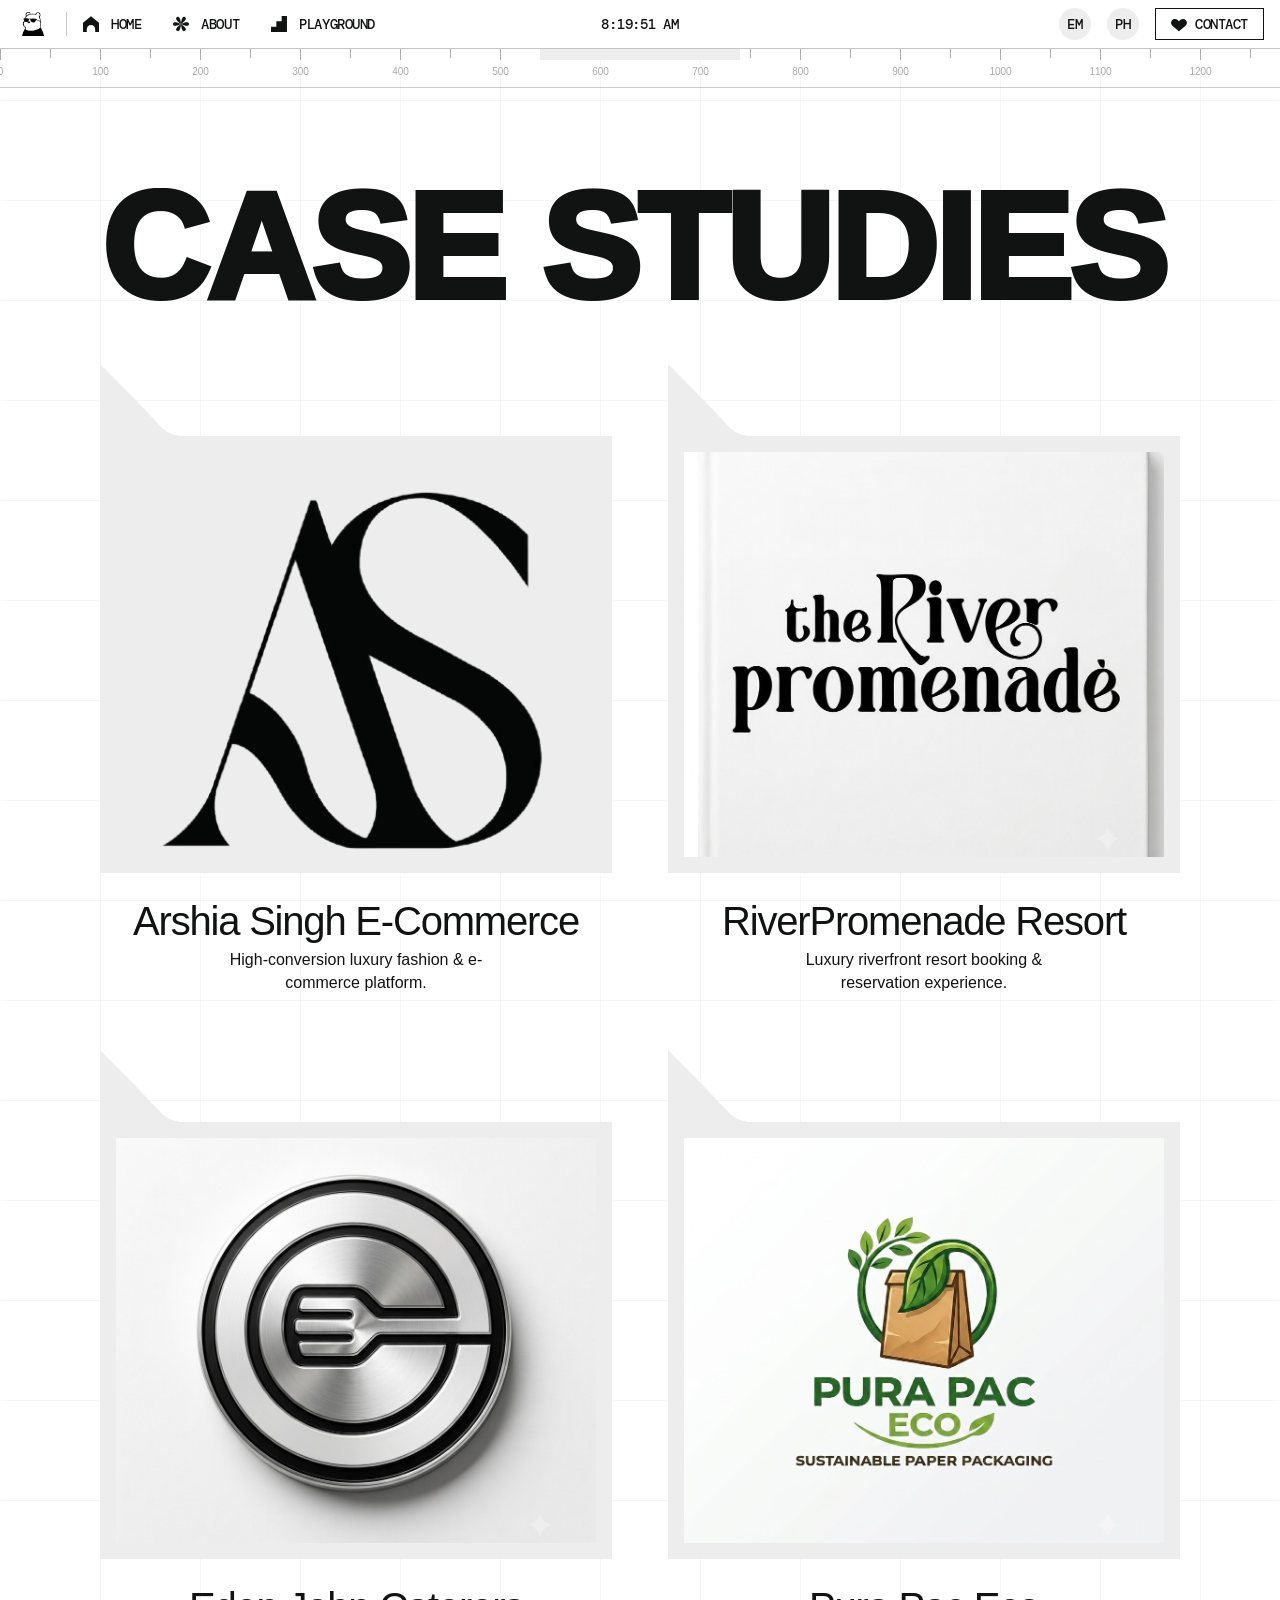
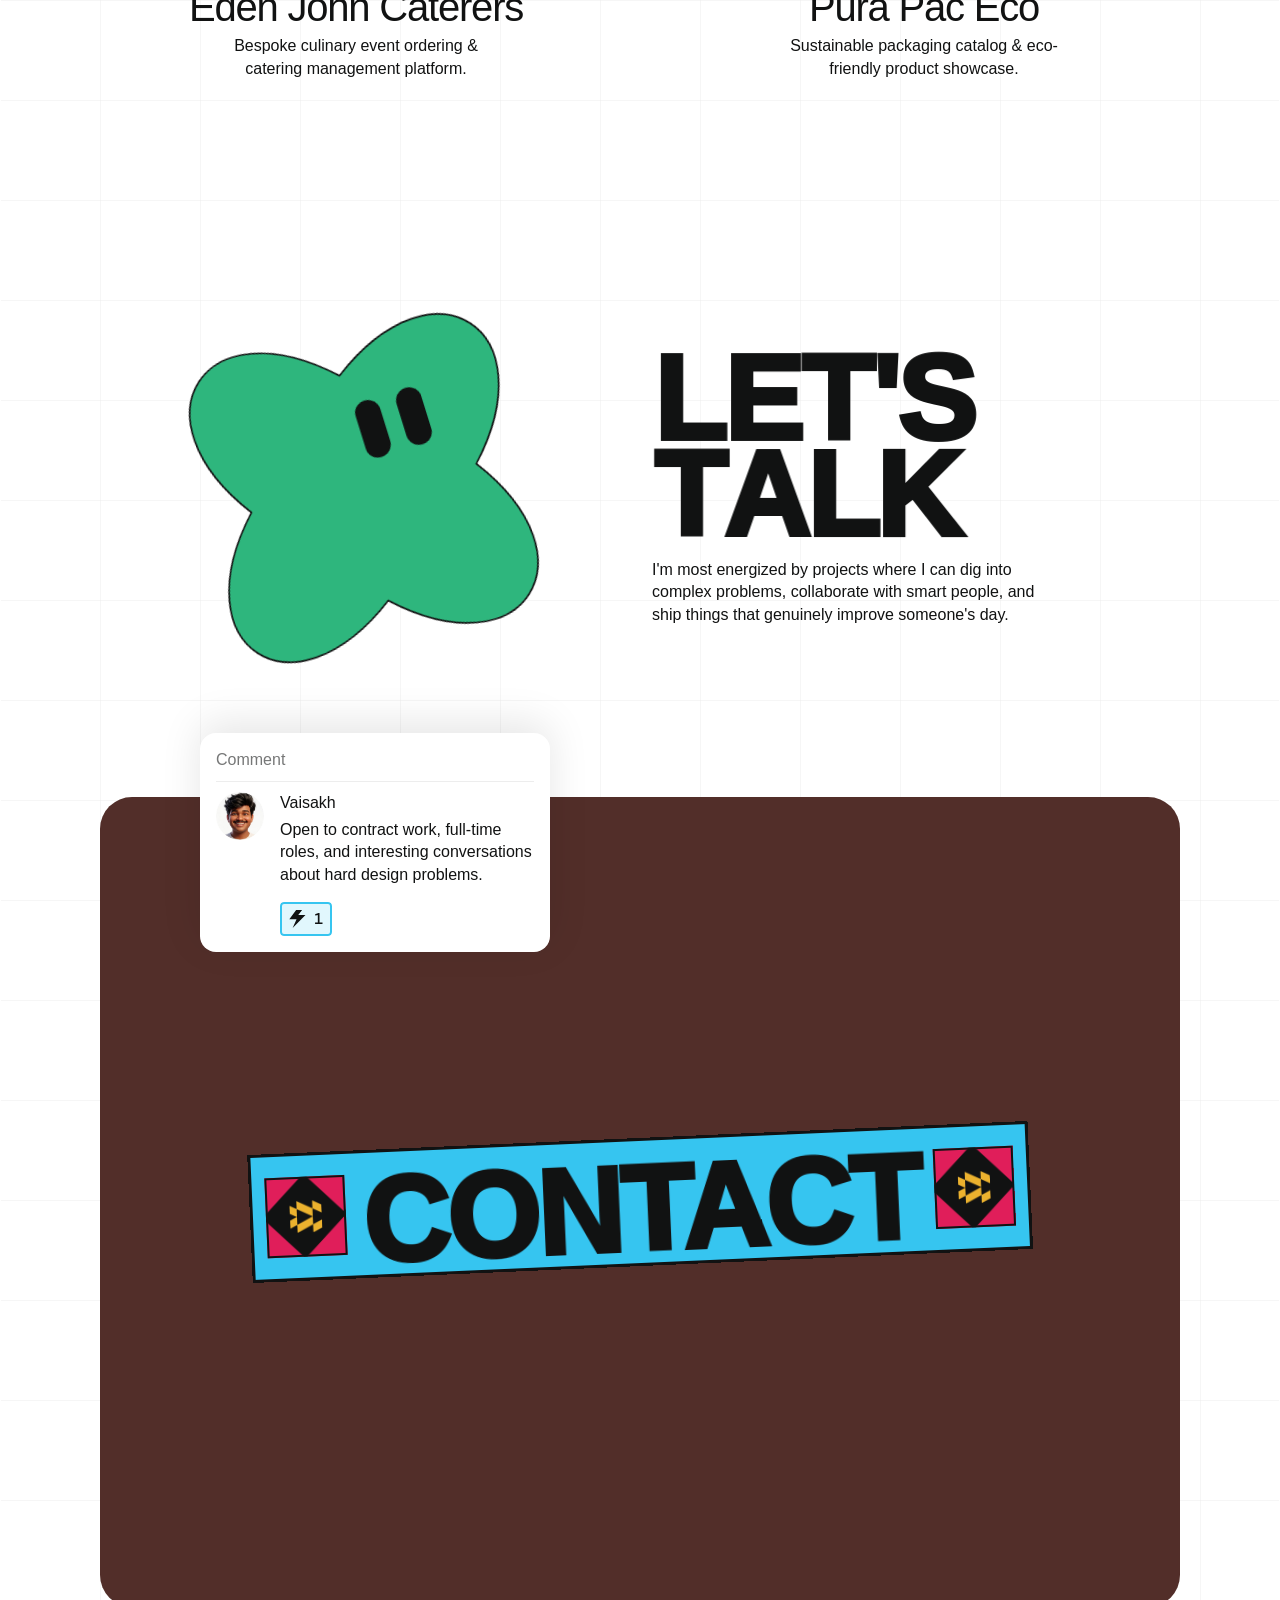
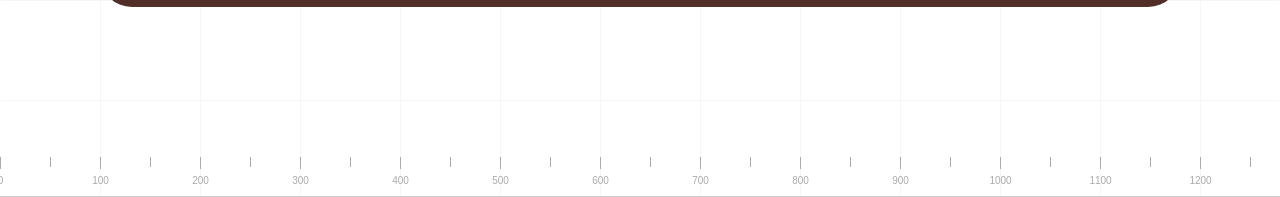
<file: case-study/index.html>
<!doctype html>
<!-- Portfolio of Vaisakh Sriram — Case Studies & Selected Work -->
<html dir="ltr" lang="en">
<head>
	<meta charset="utf-8">
	<meta name="viewport" content="width=device-width, initial-scale=1.0">
	<meta name="author" content="Vaisakh Sriram">
	<title>VAISAKH SRIRAM - PRTFLIO</title>
    <meta name="description" content="Vaisakh Sriram is a Software Developer & Graphic Designer based in Palakkad, Kerala, with a passion for turning ideas into bold, functional, and visually striking digital experiences. Alongside his full-time work, he freelances across software development, web design, UI/UX, and graphic design — blending technology and creativity to build products that don’t just work, but make an impression. From developing high-performance software and crafting modern websites to designing intuitive interfaces and distinctive visual identities, he works across the entire digital spectrum. His work combines clean engineering, thoughtful design, and a strong eye for detail to create experiences that feel as good as they look. He has designed and developed digital products and creative solutions for clients and organizations including Arshia Singh, River Promenade, and others.">
    <meta name="keywords" content="Vaisakh Sriram, Vaisakh Sriram case studies, Vaisakh Sriram portfolio, Vaisakh Sriram product designer, Vaisakh Sriram work">
    <meta name="robots" content="index, follow, max-image-preview:large, max-snippet:-1, max-video-preview:-1">
    <meta name="googlebot" content="index, follow, max-snippet:-1, max-image-preview:large, max-video-preview:-1">
    <link rel="canonical" href="https://vaisakhsriram.com/case-study/">
    
                <link rel="icon" type="image/gif" href="/favicon.gif?v=2">
    <link rel="shortcut icon" type="image/gif" href="/favicon.gif?v=2">
    <link rel="apple-touch-icon" href="/favicon.gif?v=2">
<!-- Open Graph -->
    <meta property="og:type" content="website">
    <meta property="og:url" content="https://vaisakhsriram.com/case-study/">
    <meta property="og:site_name" content="VAISAKH SRIRAM">
    <meta property="og:title" content="Case Studies — Vaisakh Sriram">
    <meta property="og:description" content="Vaisakh Sriram is a Software Developer & Graphic Designer based in Palakkad, Kerala, with a passion for turning ideas into bold, functional, and visually striking digital experiences. Alongside his full-time work, he freelances across software development, web design, UI/UX, and graphic design — blending technology and creativity to build products that don’t just work, but make an impression. From developing high-performance software and crafting modern websites to designing intuitive interfaces and distinctive visual identities, he works across the entire digital spectrum. His work combines clean engineering, thoughtful design, and a strong eye for detail to create experiences that feel as good as they look. He has designed and developed digital products and creative solutions for clients and organizations including Arshia Singh, River Promenade, and others.">
    <meta property="og:image" content="https://framerusercontent.com/images/fLhqLc1Zfa1vomoVNhwjalzo.jpg">
    <!-- X / Twitter -->
    <meta name="twitter:card" content="summary_large_image">
    <meta name="twitter:title" content="Case Studies — Vaisakh Sriram">
    <meta name="twitter:description" content="Vaisakh Sriram is a Software Developer & Graphic Designer based in Palakkad, Kerala, with a passion for turning ideas into bold, functional, and visually striking digital experiences. Alongside his full-time work, he freelances across software development, web design, UI/UX, and graphic design — blending technology and creativity to build products that don’t just work, but make an impression. From developing high-performance software and crafting modern websites to designing intuitive interfaces and distinctive visual identities, he works across the entire digital spectrum. His work combines clean engineering, thoughtful design, and a strong eye for detail to create experiences that feel as good as they look. He has designed and developed digital products and creative solutions for clients and organizations including Arshia Singh, River Promenade, and others.">
    <meta name="twitter:image" content="https://framerusercontent.com/images/fLhqLc1Zfa1vomoVNhwjalzo.jpg">
    
    <!-- CollectionPage & Person Structured Data -->
    <script type="application/ld+json">
    {
      "@context": "https://schema.org",
      "@graph": [
        {
          "@type": "Person",
          "@id": "https://vaisakhsriram.com/#person",
          "name": "Vaisakh Sriram",
          "jobTitle": "Software Developer & Graphic Designer",
          "url": "https://vaisakhsriram.com"
        },
        {
          "@type": "CollectionPage",
          "@id": "https://vaisakhsriram.com/case-study/#webpage",
          "url": "https://vaisakhsriram.com/case-study/",
          "name": "Vaisakh Sriram Case Studies",
          "creator": {
            "@id": "https://vaisakhsriram.com/#person"
          }
        }
      ]
    }
    </script>
	
	
	<script>try{if(localStorage.getItem("__framer_force_showing_editorbar_since")){const n=document.createElement("link");n.rel="modulepreload";n.href="https://framer.com/edit/init.mjs";document.head.appendChild(n)}}catch(e){}</script>
	<!-- Start of headStart -->
    
    <!-- End of headStart -->
	
	<style data-framer-font-css>/* latin-ext */
@font-face {
  font-family: 'DM Mono';
  font-style: italic;
  font-weight: 500;
  src: url(https://fonts.gstatic.com/s/dmmono/v16/aFTT7PB1QTsUX8KYth-o9YedYY35Zlk.woff2) format('woff2');
  unicode-range: U+0100-02BA, U+02BD-02C5, U+02C7-02CC, U+02CE-02D7, U+02DD-02FF, U+0304, U+0308, U+0329, U+1D00-1DBF, U+1E00-1E9F, U+1EF2-1EFF, U+2020, U+20A0-20AB, U+20AD-20C0, U+2113, U+2C60-2C7F, U+A720-A7FF;
}
/* latin */
@font-face {
  font-family: 'DM Mono';
  font-style: italic;
  font-weight: 500;
  src: url(https://fonts.gstatic.com/s/dmmono/v16/aFTT7PB1QTsUX8KYth-o9Yedb435.woff2) format('woff2');
  unicode-range: U+0000-00FF, U+0131, U+0152-0153, U+02BB-02BC, U+02C6, U+02DA, U+02DC, U+0304, U+0308, U+0329, U+2000-206F, U+20AC, U+2122, U+2191, U+2193, U+2212, U+2215, U+FEFF, U+FFFD;
}
/* latin-ext */
@font-face {
  font-family: 'DM Mono';
  font-style: normal;
  font-weight: 500;
  src: url(https://fonts.gstatic.com/s/dmmono/v16/aFTR7PB1QTsUX8KYvumzEY2tbZX9.woff2) format('woff2');
  unicode-range: U+0100-02BA, U+02BD-02C5, U+02C7-02CC, U+02CE-02D7, U+02DD-02FF, U+0304, U+0308, U+0329, U+1D00-1DBF, U+1E00-1E9F, U+1EF2-1EFF, U+2020, U+20A0-20AB, U+20AD-20C0, U+2113, U+2C60-2C7F, U+A720-A7FF;
}
/* latin */
@font-face {
  font-family: 'DM Mono';
  font-style: normal;
  font-weight: 500;
  src: url(https://fonts.gstatic.com/s/dmmono/v16/aFTR7PB1QTsUX8KYvumzEYOtbQ.woff2) format('woff2');
  unicode-range: U+0000-00FF, U+0131, U+0152-0153, U+02BB-02BC, U+02C6, U+02DA, U+02DC, U+0304, U+0308, U+0329, U+2000-206F, U+20AC, U+2122, U+2191, U+2193, U+2212, U+2215, U+FEFF, U+FFFD;
}
/* cyrillic-ext */
@font-face {
  font-family: 'Fragment Mono';
  font-style: normal;
  font-weight: 400;
  src: url(https://fonts.gstatic.com/s/fragmentmono/v6/4iCr6K5wfMRRjxp0DA6-2CLnB45HhrUI.woff2) format('woff2');
  unicode-range: U+0460-052F, U+1C80-1C8A, U+20B4, U+2DE0-2DFF, U+A640-A69F, U+FE2E-FE2F;
}
/* latin-ext */
@font-face {
  font-family: 'Fragment Mono';
  font-style: normal;
  font-weight: 400;
  src: url(https://fonts.gstatic.com/s/fragmentmono/v6/4iCr6K5wfMRRjxp0DA6-2CLnB41HhrUI.woff2) format('woff2');
  unicode-range: U+0100-02BA, U+02BD-02C5, U+02C7-02CC, U+02CE-02D7, U+02DD-02FF, U+0304, U+0308, U+0329, U+1D00-1DBF, U+1E00-1E9F, U+1EF2-1EFF, U+2020, U+20A0-20AB, U+20AD-20C0, U+2113, U+2C60-2C7F, U+A720-A7FF;
}
/* latin */
@font-face {
  font-family: 'Fragment Mono';
  font-style: normal;
  font-weight: 400;
  src: url(https://fonts.gstatic.com/s/fragmentmono/v6/4iCr6K5wfMRRjxp0DA6-2CLnB4NHhg.woff2) format('woff2');
  unicode-range: U+0000-00FF, U+0131, U+0152-0153, U+02BB-02BC, U+02C6, U+02DA, U+02DC, U+0304, U+0308, U+0329, U+2000-206F, U+20AC, U+2122, U+2191, U+2193, U+2212, U+2215, U+FEFF, U+FFFD;
}
/* cyrillic-ext */
@font-face {
  font-family: 'Geist Mono';
  font-style: normal;
  font-weight: 400;
  src: url(https://fonts.gstatic.com/s/geistmono/v6/or3yQ6H-1_WfwkMZI_qYPLs1a-t7PU0AbeE9KK5Z5ClqOw.woff2) format('woff2');
  unicode-range: U+0460-052F, U+1C80-1C8A, U+20B4, U+2DE0-2DFF, U+A640-A69F, U+FE2E-FE2F;
}
/* cyrillic */
@font-face {
  font-family: 'Geist Mono';
  font-style: normal;
  font-weight: 400;
  src: url(https://fonts.gstatic.com/s/geistmono/v6/or3yQ6H-1_WfwkMZI_qYPLs1a-t7PU0AbeE9KK5Q5ClqOw.woff2) format('woff2');
  unicode-range: U+0301, U+0400-045F, U+0490-0491, U+04B0-04B1, U+2116;
}
/* symbols2 */
@font-face {
  font-family: 'Geist Mono';
  font-style: normal;
  font-weight: 400;
  src: url(https://fonts.gstatic.com/s/geistmono/v6/or3yQ6H-1_WfwkMZI_qYPLs1a-t7PU0AbeE9KK7uxQxXAuk.woff2) format('woff2');
  unicode-range: U+2000-2001, U+2004-2008, U+200A, U+23B8-23BD, U+2500-259F;
}
/* vietnamese */
@font-face {
  font-family: 'Geist Mono';
  font-style: normal;
  font-weight: 400;
  src: url(https://fonts.gstatic.com/s/geistmono/v6/or3yQ6H-1_WfwkMZI_qYPLs1a-t7PU0AbeE9KK5b5ClqOw.woff2) format('woff2');
  unicode-range: U+0102-0103, U+0110-0111, U+0128-0129, U+0168-0169, U+01A0-01A1, U+01AF-01B0, U+0300-0301, U+0303-0304, U+0308-0309, U+0323, U+0329, U+1EA0-1EF9, U+20AB;
}
/* latin-ext */
@font-face {
  font-family: 'Geist Mono';
  font-style: normal;
  font-weight: 400;
  src: url(https://fonts.gstatic.com/s/geistmono/v6/or3yQ6H-1_WfwkMZI_qYPLs1a-t7PU0AbeE9KK5a5ClqOw.woff2) format('woff2');
  unicode-range: U+0100-02BA, U+02BD-02C5, U+02C7-02CC, U+02CE-02D7, U+02DD-02FF, U+0304, U+0308, U+0329, U+1D00-1DBF, U+1E00-1E9F, U+1EF2-1EFF, U+2020, U+20A0-20AB, U+20AD-20C0, U+2113, U+2C60-2C7F, U+A720-A7FF;
}
/* latin */
@font-face {
  font-family: 'Geist Mono';
  font-style: normal;
  font-weight: 400;
  src: url(https://fonts.gstatic.com/s/geistmono/v6/or3yQ6H-1_WfwkMZI_qYPLs1a-t7PU0AbeE9KK5U5Ck.woff2) format('woff2');
  unicode-range: U+0000-00FF, U+0131, U+0152-0153, U+02BB-02BC, U+02C6, U+02DA, U+02DC, U+0304, U+0308, U+0329, U+2000-206F, U+20AC, U+2122, U+2191, U+2193, U+2212, U+2215, U+FEFF, U+FFFD;
}
/* latin-ext */
@font-face {
  font-family: 'Just Me Again Down Here';
  font-style: normal;
  font-weight: 400;
  src: url(https://fonts.gstatic.com/s/justmeagaindownhere/v25/MwQmbgXtz-Wc6RUEGNMc0QpRrfUh2hSdBBMoAtwOtKHAcw.woff2) format('woff2');
  unicode-range: U+0100-02BA, U+02BD-02C5, U+02C7-02CC, U+02CE-02D7, U+02DD-02FF, U+0304, U+0308, U+0329, U+1D00-1DBF, U+1E00-1E9F, U+1EF2-1EFF, U+2020, U+20A0-20AB, U+20AD-20C0, U+2113, U+2C60-2C7F, U+A720-A7FF;
}
/* latin */
@font-face {
  font-family: 'Just Me Again Down Here';
  font-style: normal;
  font-weight: 400;
  src: url(https://fonts.gstatic.com/s/justmeagaindownhere/v25/MwQmbgXtz-Wc6RUEGNMc0QpRrfUh2hSdBBMoAtwAtKE.woff2) format('woff2');
  unicode-range: U+0000-00FF, U+0131, U+0152-0153, U+02BB-02BC, U+02C6, U+02DA, U+02DC, U+0304, U+0308, U+0329, U+2000-206F, U+20AC, U+2122, U+2191, U+2193, U+2212, U+2215, U+FEFF, U+FFFD;
}

@font-face { font-family: "Inter Display"; src: url("https://framerusercontent.com/assets/ePuN3mCjzajIHnyCdvKBFiZkyY0.woff2"); font-display: swap; font-style: normal; font-weight: 500; unicode-range: U+0460-052F, U+1C80-1C88, U+20B4, U+2DE0-2DFF, U+A640-A69F, U+FE2E-FE2F }
@font-face { font-family: "Inter Display"; src: url("https://framerusercontent.com/assets/V3j1L0o5vPFKe26Sw4HcpXCfHo.woff2"); font-display: swap; font-style: normal; font-weight: 500; unicode-range: U+0301, U+0400-045F, U+0490-0491, U+04B0-04B1, U+2116 }
@font-face { font-family: "Inter Display"; src: url("https://framerusercontent.com/assets/F3kdpd2N0cToWV5huaZjjgM.woff2"); font-display: swap; font-style: normal; font-weight: 500; unicode-range: U+1F00-1FFF }
@font-face { font-family: "Inter Display"; src: url("https://framerusercontent.com/assets/0iDmxkizU9goZoclqIqsV5rvETU.woff2"); font-display: swap; font-style: normal; font-weight: 500; unicode-range: U+0370-03FF }
@font-face { font-family: "Inter Display"; src: url("https://framerusercontent.com/assets/r0mv3NegmA0akcQsNFotG32Las.woff2"); font-display: swap; font-style: normal; font-weight: 500; unicode-range: U+0100-024F, U+0259, U+1E00-1EFF, U+2020, U+20A0-20AB, U+20AD-20CF, U+2113, U+2C60-2C7F, U+A720-A7FF }
@font-face { font-family: "Inter Display"; src: url("https://framerusercontent.com/assets/iwWTDc49ENF2tCHbqlNARXw6Ug.woff2"); font-display: swap; font-style: normal; font-weight: 500; unicode-range: U+0000-00FF, U+0131, U+0152-0153, U+02BB-02BC, U+02C6, U+02DA, U+02DC, U+2000-206F, U+2070, U+2074-207E, U+2080-208E, U+20AC, U+2122, U+2191, U+2193, U+2212, U+2215, U+FEFF, U+FFFD }
@font-face { font-family: "Inter Display"; src: url("https://framerusercontent.com/assets/Ii21jnSJkulBKsHHXKlapi7fv9w.woff2"); font-display: swap; font-style: normal; font-weight: 500; unicode-range: U+0102-0103, U+0110-0111, U+0128-0129, U+0168-0169, U+01A0-01A1, U+01AF-01B0, U+1EA0-1EF9, U+20AB }
@font-face { font-family: "Inter"; src: url("https://framerusercontent.com/assets/5vvr9Vy74if2I6bQbJvbw7SY1pQ.woff2"); font-display: swap; font-style: normal; font-weight: 400; unicode-range: U+0460-052F, U+1C80-1C88, U+20B4, U+2DE0-2DFF, U+A640-A69F, U+FE2E-FE2F }
@font-face { font-family: "Inter"; src: url("https://framerusercontent.com/assets/EOr0mi4hNtlgWNn9if640EZzXCo.woff2"); font-display: swap; font-style: normal; font-weight: 400; unicode-range: U+0301, U+0400-045F, U+0490-0491, U+04B0-04B1, U+2116 }
@font-face { font-family: "Inter"; src: url("https://framerusercontent.com/assets/Y9k9QrlZAqio88Klkmbd8VoMQc.woff2"); font-display: swap; font-style: normal; font-weight: 400; unicode-range: U+1F00-1FFF }
@font-face { font-family: "Inter"; src: url("https://framerusercontent.com/assets/OYrD2tBIBPvoJXiIHnLoOXnY9M.woff2"); font-display: swap; font-style: normal; font-weight: 400; unicode-range: U+0370-03FF }
@font-face { font-family: "Inter"; src: url("https://framerusercontent.com/assets/JeYwfuaPfZHQhEG8U5gtPDZ7WQ.woff2"); font-display: swap; font-style: normal; font-weight: 400; unicode-range: U+0100-024F, U+0259, U+1E00-1EFF, U+2020, U+20A0-20AB, U+20AD-20CF, U+2113, U+2C60-2C7F, U+A720-A7FF }
@font-face { font-family: "Inter"; src: url("https://framerusercontent.com/assets/GrgcKwrN6d3Uz8EwcLHZxwEfC4.woff2"); font-display: swap; font-style: normal; font-weight: 400; unicode-range: U+0000-00FF, U+0131, U+0152-0153, U+02BB-02BC, U+02C6, U+02DA, U+02DC, U+2000-206F, U+2070, U+2074-207E, U+2080-208E, U+20AC, U+2122, U+2191, U+2193, U+2212, U+2215, U+FEFF, U+FFFD }
@font-face { font-family: "Inter"; src: url("https://framerusercontent.com/assets/b6Y37FthZeALduNqHicBT6FutY.woff2"); font-display: swap; font-style: normal; font-weight: 400; unicode-range: U+0102-0103, U+0110-0111, U+0128-0129, U+0168-0169, U+01A0-01A1, U+01AF-01B0, U+1EA0-1EF9, U+20AB }
@font-face { font-family: "Inter Display"; src: url("https://framerusercontent.com/assets/I11LrmuBDQZweplJ62KkVsklU5Y.woff2"); font-display: swap; font-style: normal; font-weight: 700; unicode-range: U+0460-052F, U+1C80-1C88, U+20B4, U+2DE0-2DFF, U+A640-A69F, U+FE2E-FE2F }
@font-face { font-family: "Inter Display"; src: url("https://framerusercontent.com/assets/UjFZPDy3qGuDktQM4q9CxhKfIa8.woff2"); font-display: swap; font-style: normal; font-weight: 700; unicode-range: U+0301, U+0400-045F, U+0490-0491, U+04B0-04B1, U+2116 }
@font-face { font-family: "Inter Display"; src: url("https://framerusercontent.com/assets/8exwVHJy2DhJ4N5prYlVMrEKmQ.woff2"); font-display: swap; font-style: normal; font-weight: 700; unicode-range: U+1F00-1FFF }
@font-face { font-family: "Inter Display"; src: url("https://framerusercontent.com/assets/UTeedEK21hO5jDxEUldzdScUqpg.woff2"); font-display: swap; font-style: normal; font-weight: 700; unicode-range: U+0370-03FF }
@font-face { font-family: "Inter Display"; src: url("https://framerusercontent.com/assets/Ig8B8nzy11hzIWEIYnkg91sofjo.woff2"); font-display: swap; font-style: normal; font-weight: 700; unicode-range: U+0100-024F, U+0259, U+1E00-1EFF, U+2020, U+20A0-20AB, U+20AD-20CF, U+2113, U+2C60-2C7F, U+A720-A7FF }
@font-face { font-family: "Inter Display"; src: url("https://framerusercontent.com/assets/qITWJ2WdG0wrgQPDb8lvnYnTXDg.woff2"); font-display: swap; font-style: normal; font-weight: 700; unicode-range: U+0000-00FF, U+0131, U+0152-0153, U+02BB-02BC, U+02C6, U+02DA, U+02DC, U+2000-206F, U+2070, U+2074-207E, U+2080-208E, U+20AC, U+2122, U+2191, U+2193, U+2212, U+2215, U+FEFF, U+FFFD }
@font-face { font-family: "Inter Display"; src: url("https://framerusercontent.com/assets/qctQFoJqJ9aIbRSIp0AhCQpFxn8.woff2"); font-display: swap; font-style: normal; font-weight: 700; unicode-range: U+0102-0103, U+0110-0111, U+0128-0129, U+0168-0169, U+01A0-01A1, U+01AF-01B0, U+1EA0-1EF9, U+20AB }
@font-face { font-family: "Inter Display"; src: url("https://framerusercontent.com/assets/fXvVh2JeZlehNcEhKHpHH0frSl0.woff2"); font-display: swap; font-style: italic; font-weight: 700; unicode-range: U+0460-052F, U+1C80-1C88, U+20B4, U+2DE0-2DFF, U+A640-A69F, U+FE2E-FE2F }
@font-face { font-family: "Inter Display"; src: url("https://framerusercontent.com/assets/7pScaNeb6M7n2HF2jKemDqzCIr4.woff2"); font-display: swap; font-style: italic; font-weight: 700; unicode-range: U+0301, U+0400-045F, U+0490-0491, U+04B0-04B1, U+2116 }
@font-face { font-family: "Inter Display"; src: url("https://framerusercontent.com/assets/qS4UjQYyATcVV9rODk0Zx9KhkY8.woff2"); font-display: swap; font-style: italic; font-weight: 700; unicode-range: U+1F00-1FFF }
@font-face { font-family: "Inter Display"; src: url("https://framerusercontent.com/assets/VfD2n20yM7v0hrUEBHEyafsmMBY.woff2"); font-display: swap; font-style: italic; font-weight: 700; unicode-range: U+0370-03FF }
@font-face { font-family: "Inter Display"; src: url("https://framerusercontent.com/assets/4oIO9fB59bn3cKFWz7piCj28z9s.woff2"); font-display: swap; font-style: italic; font-weight: 700; unicode-range: U+0100-024F, U+0259, U+1E00-1EFF, U+2020, U+20A0-20AB, U+20AD-20CF, U+2113, U+2C60-2C7F, U+A720-A7FF }
@font-face { font-family: "Inter Display"; src: url("https://framerusercontent.com/assets/MzumQQZJQBC6KM1omtmwOtsogtI.woff2"); font-display: swap; font-style: italic; font-weight: 700; unicode-range: U+0000-00FF, U+0131, U+0152-0153, U+02BB-02BC, U+02C6, U+02DA, U+02DC, U+2000-206F, U+2070, U+2074-207E, U+2080-208E, U+20AC, U+2122, U+2191, U+2193, U+2212, U+2215, U+FEFF, U+FFFD }
@font-face { font-family: "Inter Display"; src: url("https://framerusercontent.com/assets/F5Lmfd3fCAu7TwiYbI4DLWw4ks.woff2"); font-display: swap; font-style: italic; font-weight: 700; unicode-range: U+0102-0103, U+0110-0111, U+0128-0129, U+0168-0169, U+01A0-01A1, U+01AF-01B0, U+1EA0-1EF9, U+20AB }
@font-face { font-family: "Inter Display"; src: url("https://framerusercontent.com/assets/A5P4nkYCJlLQxGxaS1lzG8PNSc.woff2"); font-display: swap; font-style: italic; font-weight: 500; unicode-range: U+0460-052F, U+1C80-1C88, U+20B4, U+2DE0-2DFF, U+A640-A69F, U+FE2E-FE2F }
@font-face { font-family: "Inter Display"; src: url("https://framerusercontent.com/assets/vuPfygr1n1zYxscvWgGI8hRf3LE.woff2"); font-display: swap; font-style: italic; font-weight: 500; unicode-range: U+0301, U+0400-045F, U+0490-0491, U+04B0-04B1, U+2116 }
@font-face { font-family: "Inter Display"; src: url("https://framerusercontent.com/assets/jplzYzqFHXreyADwk9yrkQlWQ.woff2"); font-display: swap; font-style: italic; font-weight: 500; unicode-range: U+1F00-1FFF }
@font-face { font-family: "Inter Display"; src: url("https://framerusercontent.com/assets/sSIKP2TfVPvfK7YVENPE5H87A.woff2"); font-display: swap; font-style: italic; font-weight: 500; unicode-range: U+0370-03FF }
@font-face { font-family: "Inter Display"; src: url("https://framerusercontent.com/assets/gawbeo7iEJSRZ4kcrh6YRrU8o.woff2"); font-display: swap; font-style: italic; font-weight: 500; unicode-range: U+0100-024F, U+0259, U+1E00-1EFF, U+2020, U+20A0-20AB, U+20AD-20CF, U+2113, U+2C60-2C7F, U+A720-A7FF }
@font-face { font-family: "Inter Display"; src: url("https://framerusercontent.com/assets/RkMAGv2iAm3rw7tZzs7FaZf0rM.woff2"); font-display: swap; font-style: italic; font-weight: 500; unicode-range: U+0000-00FF, U+0131, U+0152-0153, U+02BB-02BC, U+02C6, U+02DA, U+02DC, U+2000-206F, U+2070, U+2074-207E, U+2080-208E, U+20AC, U+2122, U+2191, U+2193, U+2212, U+2215, U+FEFF, U+FFFD }
@font-face { font-family: "Inter Display"; src: url("https://framerusercontent.com/assets/8E92vrr3j1gDqzepmeSbD2u0JxA.woff2"); font-display: swap; font-style: italic; font-weight: 500; unicode-range: U+0102-0103, U+0110-0111, U+0128-0129, U+0168-0169, U+01A0-01A1, U+01AF-01B0, U+1EA0-1EF9, U+20AB }
@font-face { font-family: "Inter"; src: url("https://framerusercontent.com/assets/mkY5Sgyq51ik0AMrSBwhm9DJg.woff2"); font-style: normal; font-weight: 900; unicode-range: U+0460-052F, U+1C80-1C88, U+20B4, U+2DE0-2DFF, U+A640-A69F, U+FE2E-FE2F }
@font-face { font-family: "Inter"; src: url("https://framerusercontent.com/assets/X5hj6qzcHUYv7h1390c8Rhm6550.woff2"); font-style: normal; font-weight: 900; unicode-range: U+0301, U+0400-045F, U+0490-0491, U+04B0-04B1, U+2116 }
@font-face { font-family: "Inter"; src: url("https://framerusercontent.com/assets/gQhNpS3tN86g8RcVKYUUaKt2oMQ.woff2"); font-style: normal; font-weight: 900; unicode-range: U+1F00-1FFF }
@font-face { font-family: "Inter"; src: url("https://framerusercontent.com/assets/cugnVhSraaRyANCaUtI5FV17wk.woff2"); font-style: normal; font-weight: 900; unicode-range: U+0370-03FF }
@font-face { font-family: "Inter"; src: url("https://framerusercontent.com/assets/5HcVoGak8k5agFJSaKa4floXVu0.woff2"); font-style: normal; font-weight: 900; unicode-range: U+0100-024F, U+0259, U+1E00-1EFF, U+2020, U+20A0-20AB, U+20AD-20CF, U+2113, U+2C60-2C7F, U+A720-A7FF }
@font-face { font-family: "Inter"; src: url("https://framerusercontent.com/assets/rZ5DdENNqIdFTIyQQiP5isO7M.woff2"); font-style: normal; font-weight: 900; unicode-range: U+0000-00FF, U+0131, U+0152-0153, U+02BB-02BC, U+02C6, U+02DA, U+02DC, U+2000-206F, U+2070, U+2074-207E, U+2080-208E, U+20AC, U+2122, U+2191, U+2193, U+2212, U+2215, U+FEFF, U+FFFD }
@font-face { font-family: "Inter"; src: url("https://framerusercontent.com/assets/P2Bw01CtL0b9wqygO0sSVogWbo.woff2"); font-style: normal; font-weight: 900; unicode-range: U+0102-0103, U+0110-0111, U+0128-0129, U+0168-0169, U+01A0-01A1, U+01AF-01B0, U+1EA0-1EF9, U+20AB }
@font-face { font-family: "Inter"; src: url("https://framerusercontent.com/assets/05KsVHGDmqXSBXM4yRZ65P8i0s.woff2"); font-style: italic; font-weight: 900; unicode-range: U+0460-052F, U+1C80-1C88, U+20B4, U+2DE0-2DFF, U+A640-A69F, U+FE2E-FE2F }
@font-face { font-family: "Inter"; src: url("https://framerusercontent.com/assets/ky8ovPukK4dJ1Pxq74qGhOqCYI.woff2"); font-style: italic; font-weight: 900; unicode-range: U+0301, U+0400-045F, U+0490-0491, U+04B0-04B1, U+2116 }
@font-face { font-family: "Inter"; src: url("https://framerusercontent.com/assets/vvNSqIj42qeQ2bvCRBIWKHscrc.woff2"); font-style: italic; font-weight: 900; unicode-range: U+1F00-1FFF }
@font-face { font-family: "Inter"; src: url("https://framerusercontent.com/assets/3ZmXbBKToJifDV9gwcifVd1tEY.woff2"); font-style: italic; font-weight: 900; unicode-range: U+0370-03FF }
@font-face { font-family: "Inter"; src: url("https://framerusercontent.com/assets/FNfhX3dt4ChuLJq2PwdlxHO7PU.woff2"); font-style: italic; font-weight: 900; unicode-range: U+0100-024F, U+0259, U+1E00-1EFF, U+2020, U+20A0-20AB, U+20AD-20CF, U+2113, U+2C60-2C7F, U+A720-A7FF }
@font-face { font-family: "Inter"; src: url("https://framerusercontent.com/assets/gcnfba68tfm7qAyrWRCf9r34jg.woff2"); font-style: italic; font-weight: 900; unicode-range: U+0000-00FF, U+0131, U+0152-0153, U+02BB-02BC, U+02C6, U+02DA, U+02DC, U+2000-206F, U+2070, U+2074-207E, U+2080-208E, U+20AC, U+2122, U+2191, U+2193, U+2212, U+2215, U+FEFF, U+FFFD }
@font-face { font-family: "Inter"; src: url("https://framerusercontent.com/assets/efTfQcBJ53kM2pB1hezSZ3RDUFs.woff2"); font-style: italic; font-weight: 900; unicode-range: U+0102-0103, U+0110-0111, U+0128-0129, U+0168-0169, U+01A0-01A1, U+01AF-01B0, U+1EA0-1EF9, U+20AB }
@font-face { font-family: "Inter"; src: url("https://framerusercontent.com/assets/H89BbHkbHDzlxZzxi8uPzTsp90.woff2"); font-display: swap; font-style: italic; font-weight: 700; unicode-range: U+0460-052F, U+1C80-1C88, U+20B4, U+2DE0-2DFF, U+A640-A69F, U+FE2E-FE2F }
@font-face { font-family: "Inter"; src: url("https://framerusercontent.com/assets/u6gJwDuwB143kpNK1T1MDKDWkMc.woff2"); font-display: swap; font-style: italic; font-weight: 700; unicode-range: U+0301, U+0400-045F, U+0490-0491, U+04B0-04B1, U+2116 }
@font-face { font-family: "Inter"; src: url("https://framerusercontent.com/assets/43sJ6MfOPh1LCJt46OvyDuSbA6o.woff2"); font-display: swap; font-style: italic; font-weight: 700; unicode-range: U+1F00-1FFF }
@font-face { font-family: "Inter"; src: url("https://framerusercontent.com/assets/wccHG0r4gBDAIRhfHiOlq6oEkqw.woff2"); font-display: swap; font-style: italic; font-weight: 700; unicode-range: U+0370-03FF }
@font-face { font-family: "Inter"; src: url("https://framerusercontent.com/assets/WZ367JPwf9bRW6LdTHN8rXgSjw.woff2"); font-display: swap; font-style: italic; font-weight: 700; unicode-range: U+0100-024F, U+0259, U+1E00-1EFF, U+2020, U+20A0-20AB, U+20AD-20CF, U+2113, U+2C60-2C7F, U+A720-A7FF }
@font-face { font-family: "Inter"; src: url("https://framerusercontent.com/assets/ia3uin3hQWqDrVloC1zEtYHWw.woff2"); font-display: swap; font-style: italic; font-weight: 700; unicode-range: U+0000-00FF, U+0131, U+0152-0153, U+02BB-02BC, U+02C6, U+02DA, U+02DC, U+2000-206F, U+2070, U+2074-207E, U+2080-208E, U+20AC, U+2122, U+2191, U+2193, U+2212, U+2215, U+FEFF, U+FFFD }
@font-face { font-family: "Inter"; src: url("https://framerusercontent.com/assets/2A4Xx7CngadFGlVV4xrO06OBHY.woff2"); font-display: swap; font-style: italic; font-weight: 700; unicode-range: U+0102-0103, U+0110-0111, U+0128-0129, U+0168-0169, U+01A0-01A1, U+01AF-01B0, U+1EA0-1EF9, U+20AB }
@font-face { font-family: "Inter Display"; src: url("https://framerusercontent.com/assets/2uIBiALfCHVpWbHqRMZutfT7giU.woff2"); font-display: swap; font-style: normal; font-weight: 400; unicode-range: U+0460-052F, U+1C80-1C88, U+20B4, U+2DE0-2DFF, U+A640-A69F, U+FE2E-FE2F }
@font-face { font-family: "Inter Display"; src: url("https://framerusercontent.com/assets/Zwfz6xbVe5pmcWRJRgBDHnMkOkI.woff2"); font-display: swap; font-style: normal; font-weight: 400; unicode-range: U+0301, U+0400-045F, U+0490-0491, U+04B0-04B1, U+2116 }
@font-face { font-family: "Inter Display"; src: url("https://framerusercontent.com/assets/U9LaDDmbRhzX3sB8g8glTy5feTE.woff2"); font-display: swap; font-style: normal; font-weight: 400; unicode-range: U+1F00-1FFF }
@font-face { font-family: "Inter Display"; src: url("https://framerusercontent.com/assets/tVew2LzXJ1t7QfxP1gdTIdj2o0g.woff2"); font-display: swap; font-style: normal; font-weight: 400; unicode-range: U+0370-03FF }
@font-face { font-family: "Inter Display"; src: url("https://framerusercontent.com/assets/DF7bjCRmStYPqSb945lAlMfCCVQ.woff2"); font-display: swap; font-style: normal; font-weight: 400; unicode-range: U+0100-024F, U+0259, U+1E00-1EFF, U+2020, U+20A0-20AB, U+20AD-20CF, U+2113, U+2C60-2C7F, U+A720-A7FF }
@font-face { font-family: "Inter Display"; src: url("https://framerusercontent.com/assets/bHYNJqzTyl2lqvmMiRRS6Y16Es.woff2"); font-display: swap; font-style: normal; font-weight: 400; unicode-range: U+0000-00FF, U+0131, U+0152-0153, U+02BB-02BC, U+02C6, U+02DA, U+02DC, U+2000-206F, U+2070, U+2074-207E, U+2080-208E, U+20AC, U+2122, U+2191, U+2193, U+2212, U+2215, U+FEFF, U+FFFD }
@font-face { font-family: "Inter Display"; src: url("https://framerusercontent.com/assets/vebZUMjGyKkYsfcY73iwWTzLNag.woff2"); font-display: swap; font-style: normal; font-weight: 400; unicode-range: U+0102-0103, U+0110-0111, U+0128-0129, U+0168-0169, U+01A0-01A1, U+01AF-01B0, U+1EA0-1EF9, U+20AB }
@font-face { font-family: "Inter"; src: url("https://framerusercontent.com/assets/hyOgCu0Xnghbimh0pE8QTvtt2AU.woff2"); font-display: swap; font-style: normal; font-weight: 600; unicode-range: U+0460-052F, U+1C80-1C88, U+20B4, U+2DE0-2DFF, U+A640-A69F, U+FE2E-FE2F }
@font-face { font-family: "Inter"; src: url("https://framerusercontent.com/assets/NeGmSOXrPBfEFIy5YZeHq17LEDA.woff2"); font-display: swap; font-style: normal; font-weight: 600; unicode-range: U+0301, U+0400-045F, U+0490-0491, U+04B0-04B1, U+2116 }
@font-face { font-family: "Inter"; src: url("https://framerusercontent.com/assets/oYaAX5himiTPYuN8vLWnqBbfD2s.woff2"); font-display: swap; font-style: normal; font-weight: 600; unicode-range: U+1F00-1FFF }
@font-face { font-family: "Inter"; src: url("https://framerusercontent.com/assets/lEJLP4R0yuCaMCjSXYHtJw72M.woff2"); font-display: swap; font-style: normal; font-weight: 600; unicode-range: U+0370-03FF }
@font-face { font-family: "Inter"; src: url("https://framerusercontent.com/assets/cRJyLNuTJR5jbyKzGi33wU9cqIQ.woff2"); font-display: swap; font-style: normal; font-weight: 600; unicode-range: U+0100-024F, U+0259, U+1E00-1EFF, U+2020, U+20A0-20AB, U+20AD-20CF, U+2113, U+2C60-2C7F, U+A720-A7FF }
@font-face { font-family: "Inter"; src: url("https://framerusercontent.com/assets/yDtI2UI8XcEg1W2je9XPN3Noo.woff2"); font-display: swap; font-style: normal; font-weight: 600; unicode-range: U+0000-00FF, U+0131, U+0152-0153, U+02BB-02BC, U+02C6, U+02DA, U+02DC, U+2000-206F, U+2070, U+2074-207E, U+2080-208E, U+20AC, U+2122, U+2191, U+2193, U+2212, U+2215, U+FEFF, U+FFFD }
@font-face { font-family: "Inter"; src: url("https://framerusercontent.com/assets/A0Wcc7NgXMjUuFdquHDrIZpzZw0.woff2"); font-display: swap; font-style: normal; font-weight: 600; unicode-range: U+0102-0103, U+0110-0111, U+0128-0129, U+0168-0169, U+01A0-01A1, U+01AF-01B0, U+1EA0-1EF9, U+20AB }
@font-face { font-family: "Inter"; src: url("https://framerusercontent.com/assets/DpPBYI0sL4fYLgAkX8KXOPVt7c.woff2"); font-display: swap; font-style: normal; font-weight: 700; unicode-range: U+0460-052F, U+1C80-1C88, U+20B4, U+2DE0-2DFF, U+A640-A69F, U+FE2E-FE2F }
@font-face { font-family: "Inter"; src: url("https://framerusercontent.com/assets/4RAEQdEOrcnDkhHiiCbJOw92Lk.woff2"); font-display: swap; font-style: normal; font-weight: 700; unicode-range: U+0301, U+0400-045F, U+0490-0491, U+04B0-04B1, U+2116 }
@font-face { font-family: "Inter"; src: url("https://framerusercontent.com/assets/1K3W8DizY3v4emK8Mb08YHxTbs.woff2"); font-display: swap; font-style: normal; font-weight: 700; unicode-range: U+1F00-1FFF }
@font-face { font-family: "Inter"; src: url("https://framerusercontent.com/assets/tUSCtfYVM1I1IchuyCwz9gDdQ.woff2"); font-display: swap; font-style: normal; font-weight: 700; unicode-range: U+0370-03FF }
@font-face { font-family: "Inter"; src: url("https://framerusercontent.com/assets/VgYFWiwsAC5OYxAycRXXvhze58.woff2"); font-display: swap; font-style: normal; font-weight: 700; unicode-range: U+0100-024F, U+0259, U+1E00-1EFF, U+2020, U+20A0-20AB, U+20AD-20CF, U+2113, U+2C60-2C7F, U+A720-A7FF }
@font-face { font-family: "Inter"; src: url("https://framerusercontent.com/assets/syRNPWzAMIrcJ3wIlPIP43KjQs.woff2"); font-display: swap; font-style: normal; font-weight: 700; unicode-range: U+0000-00FF, U+0131, U+0152-0153, U+02BB-02BC, U+02C6, U+02DA, U+02DC, U+2000-206F, U+2070, U+2074-207E, U+2080-208E, U+20AC, U+2122, U+2191, U+2193, U+2212, U+2215, U+FEFF, U+FFFD }
@font-face { font-family: "Inter"; src: url("https://framerusercontent.com/assets/GIryZETIX4IFypco5pYZONKhJIo.woff2"); font-display: swap; font-style: normal; font-weight: 700; unicode-range: U+0102-0103, U+0110-0111, U+0128-0129, U+0168-0169, U+01A0-01A1, U+01AF-01B0, U+1EA0-1EF9, U+20AB }
@font-face { font-family: "Flux Variable"; src: url("https://framerusercontent.com/assets/fROf9QsA0Xgfcctq630ByO5kbg.woff2"); font-style: normal; font-weight: 1000 }
@font-face { font-family: "Inter Display Placeholder"; src: local("Arial"); ascent-override: 98.56%; descent-override: 24.54%; line-gap-override: 0.00%; size-adjust: 98.29% }
@font-face { font-family: "Inter Placeholder"; src: local("Arial"); ascent-override: 89.79%; descent-override: 22.36%; line-gap-override: 0.00%; size-adjust: 107.89% }</style>
	<link href="https://fonts.gstatic.com" rel="preconnect" crossorigin>
	
	<meta name="robots" content="max-image-preview:large"><style data-framer-breakpoint-css>@media(min-width: 1200px){.hidden-1icv9fb{display:none!important}}@media(min-width: 810px) and (max-width: 1199.98px){.hidden-1yqm1cj{display:none!important}}@media(max-width: 809.98px){.hidden-1gihznu{display:none!important}}@media(min-width: 1200px){.hidden-7f13km{display:none!important}}@media(min-width: 810px) and (max-width: 1199.98px){.hidden-17tolvd{display:none!important}}@media(max-width: 809.98px){.hidden-vb5p67{display:none!important}}</style><style data-framer-css-ssr-minified data-framer-components="framer-lib-cursors-host framer-ABWci framer-z3zam framer-lib-combinedCSSRules PropertyOverrides framer-JA27q framer-yadmh framer-1W99m framer-YVcpB framer-X0qTJ framer-7OzvF framer-5AqzK">html,body,#main{box-sizing:border-box;margin:0;padding:0}:root{-webkit-font-smoothing:antialiased;-moz-osx-font-smoothing:grayscale}*{box-sizing:border-box;-webkit-font-smoothing:inherit}h1,h2,h3,h4,h5,h6,p,figure{margin:0}body,input,textarea,select,button{font-family:sans-serif;font-size:12px}body{--token-1892785e-8581-4826-b411-015017430ad3:#36c5f0;--token-29f9695a-09e2-4c55-ace7-e9873233e207:#ecb22e;--token-5572d352-4df4-4ec3-ad7e-a66a084483f0:#2eb67d;--token-e22e0fe6-83a6-4381-a625-c6f173619c49:#e01e5a;--token-f3fe21e3-0094-4480-b0bd-3d122b4528c2:#f1f1f1;--token-eee4728f-06ef-4d99-9d02-ac8944e7f6dd:#ededed;--token-0aa568ec-3cf9-436c-a43a-7190c1309ca5:#c6c6c7;--token-8d85ac4c-48a8-4cd1-a641-810c723e95b1:#aaabab;--token-94d217a4-b19e-496f-a9f0-41c83f611b07:#767777;--token-9aa8d99c-a5bb-4541-a292-62e252d963bf:#454747;--token-4f4ed186-9023-4858-830a-5202d69249c1:#111212;--token-341b58e0-d728-43ce-a1dc-e77a522cab4f:#fff;--token-35988afc-fafd-4260-9962-57ff14cb1fea:#522e29;--token-a40bc7b7-fed8-4930-b9f7-5dc39bc097a2:#a4e5f8;--token-3b25897c-a78c-4fb0-9a93-831975a769c1:#a1dfc5;--token-221f5458-30ad-42f0-b005-7c3d9fe30e8d:#fabed1;--token-cd9da077-16e0-46f3-9a80-6bf4c2a79928:#f5dda1}@supports (z-index:calc(infinity)){#__framer-badge-container{--infinity:infinity}}#__framer-badge-container{pointer-events:none;width:100%;z-index:calc(var(--infinity,2147480000));justify-content:flex-end;padding:20px;display:flex;position:fixed;bottom:0}@supports (background:-webkit-named-image(i)) and (not (grid-template-rows:subgrid)){body{--framer-will-change-override:transform}}@supports (background:-webkit-named-image(i)) and (not (position-area:top right)){body{--framer-will-change-filter-override:filter}}[data-framer-component-type=Text] div div span,[data-framer-component-type=Text] a div span,[data-framer-component-type=Text] span span span,[data-framer-component-type=Text] p span span,[data-framer-component-type=Text] h1 span span,[data-framer-component-type=Text] h2 span span,[data-framer-component-type=Text] h3 span span,[data-framer-component-type=Text] h4 span span,[data-framer-component-type=Text] h5 span span,[data-framer-component-type=Text] h6 span span,[data-framer-component-type=Text] a{font-family:var(--font-family);font-style:var(--font-style);font-weight:min(calc(var(--framer-font-weight-increase,0) + var(--font-weight,400)),900);color:var(--text-color);letter-spacing:var(--letter-spacing);font-size:var(--font-size);text-transform:var(--text-transform);--text-decoration:var(--framer-text-decoration-style,solid)var(--framer-text-decoration,none)var(--framer-text-decoration-color,currentcolor)var(--framer-text-decoration-thickness,auto);--text-decoration-skip-ink:var(--framer-text-decoration-skip-ink);--text-underline-offset:var(--framer-text-decoration-offset);line-height:var(--line-height);--font-family:var(--framer-font-family);--font-style:var(--framer-font-style);--font-weight:var(--framer-font-weight);--text-color:var(--framer-text-color);--letter-spacing:var(--framer-letter-spacing);--font-size:var(--framer-font-size);--text-transform:var(--framer-text-transform);--line-height:var(--framer-line-height)}@supports not (color:color(display-p3 1 1 1)){p.framer-text,div.framer-text,h1.framer-text,h2.framer-text,h3.framer-text,h4.framer-text,h5.framer-text,h6.framer-text,li.framer-text,ol.framer-text,ul.framer-text,span.framer-text:not([data-text-fill]){color:var(--framer-blockquote-text-color-rgb,var(--framer-blockquote-text-color,var(--framer-text-color-rgb,var(--framer-text-color,#000))));-webkit-text-stroke-color:var(--framer-text-stroke-color-rgb,var(--framer-text-stroke-color,initial))}mark.framer-text{background-color:var(--framer-blockquote-text-background-color-rgb,var(--framer-blockquote-text-background-color,var(--framer-text-background-color-rgb,var(--framer-text-background-color,initial))))}}@supports not (color:color(display-p3 1 1 1)){code.framer-text,code.framer-text span.framer-text:not([data-text-fill]){color:var(--framer-blockquote-text-color-rgb,var(--framer-blockquote-text-color,var(--framer-code-text-color-rgb,var(--framer-code-text-color,var(--framer-text-color-rgb,var(--framer-text-color,#000))))))}}@supports not (color:color(display-p3 1 1 1)){a.framer-text,span.framer-text[data-nested-link]{color:var(--framer-link-text-color-rgb,var(--framer-link-text-color,var(--framer-blockquote-text-color-rgb,var(--framer-blockquote-text-color,var(--framer-text-color-rgb,var(--framer-text-color,#000))))));background-color:var(--framer-link-text-background-color-rgb,var(--framer-link-text-background-color,initial));-webkit-text-decoration-color:var(--framer-link-text-decoration-color-rgb,var(--framer-link-text-decoration-color,var(--framer-text-decoration-color-rgb,var(--framer-text-decoration-color,currentcolor))));text-decoration-color:var(--framer-link-text-decoration-color-rgb,var(--framer-link-text-decoration-color,var(--framer-text-decoration-color-rgb,var(--framer-text-decoration-color,currentcolor))))}}@supports not (color:color(display-p3 1 1 1)){code.framer-text a.framer-text,code.framer-text a.framer-text span.framer-text:not([data-text-fill]),code.framer-text span.framer-text[data-nested-link],code.framer-text span.framer-text[data-nested-link] span.framer-text:not([data-text-fill]){color:var(--framer-link-text-color-rgb,var(--framer-link-text-color,var(--framer-blockquote-text-color-rgb,var(--framer-blockquote-text-color,var(--framer-code-text-color-rgb,var(--framer-code-text-color,var(--framer-text-color-rgb,var(--framer-text-color,#000))))))))}}@supports not (color:color(display-p3 1 1 1)){a.framer-text:hover,span.framer-text[data-nested-link]:hover{color:var(--framer-link-hover-text-color-rgb,var(--framer-link-hover-text-color,var(--framer-link-text-color-rgb,var(--framer-link-text-color,var(--framer-blockquote-text-color-rgb,var(--framer-blockquote-text-color,var(--framer-text-color-rgb,var(--framer-text-color,#000))))))));background-color:var(--framer-link-hover-text-background-color-rgb,var(--framer-link-hover-text-background-color,var(--framer-link-text-background-color-rgb,var(--framer-link-text-background-color,var(--framer-text-background-color-rgb,var(--framer-text-background-color,initial))))));-webkit-text-decoration-color:var(--framer-link-hover-text-decoration-color-rgb,var(--framer-link-hover-text-decoration-color,var(--framer-link-text-decoration-color-rgb,var(--framer-link-text-decoration-color,var(--framer-text-decoration-color-rgb,var(--framer-text-decoration-color,currentcolor))))));text-decoration-color:var(--framer-link-hover-text-decoration-color-rgb,var(--framer-link-hover-text-decoration-color,var(--framer-link-text-decoration-color-rgb,var(--framer-link-text-decoration-color,var(--framer-text-decoration-color-rgb,var(--framer-text-decoration-color,currentcolor))))))}}@supports not (color:color(display-p3 1 1 1)){code.framer-text a.framer-text:hover,code.framer-text span.framer-text[data-nested-link]:hover{color:var(--framer-link-hover-text-color-rgb,var(--framer-link-hover-text-color,var(--framer-link-text-color-rgb,var(--framer-link-text-color,var(--framer-blockquote-text-color-rgb,var(--framer-blockquote-text-color,var(--framer-code-text-color-rgb,var(--framer-code-text-color,var(--framer-text-color-rgb,var(--framer-text-color,#000))))))))))}}@supports not (color:color(display-p3 1 1 1)){a.framer-text[data-framer-page-link-current],span.framer-text[data-framer-page-link-current]{color:var(--framer-link-current-text-color-rgb,var(--framer-link-current-text-color,var(--framer-link-text-color-rgb,var(--framer-link-text-color,var(--framer-text-color-rgb,var(--framer-text-color,#000))))));background-color:var(--framer-link-current-text-background-color-rgb,var(--framer-link-current-text-background-color,var(--framer-link-text-background-color-rgb,var(--framer-link-text-background-color,var(--framer-text-background-color-rgb,var(--framer-text-background-color,initial))))));-webkit-text-decoration-color:var(--framer-link-current-text-decoration-color-rgb,var(--framer-link-current-text-decoration-color,var(--framer-link-text-decoration-color-rgb,var(--framer-link-text-decoration-color,var(--framer-text-decoration-color-rgb,var(--framer-text-decoration-color,currentcolor))))));text-decoration-color:var(--framer-link-current-text-decoration-color-rgb,var(--framer-link-current-text-decoration-color,var(--framer-link-text-decoration-color-rgb,var(--framer-link-text-decoration-color,var(--framer-text-decoration-color-rgb,var(--framer-text-decoration-color,currentcolor))))))}}@supports not (color:color(display-p3 1 1 1)){code.framer-text a.framer-text[data-framer-page-link-current],code.framer-text a.framer-text[data-framer-page-link-current] span.framer-text:not([data-text-fill]),code.framer-text span.framer-text[data-framer-page-link-current],code.framer-text span.framer-text[data-framer-page-link-current] span.framer-text:not([data-text-fill]){color:var(--framer-link-current-text-color-rgb,var(--framer-link-current-text-color,var(--framer-link-text-color-rgb,var(--framer-link-text-color,var(--framer-code-text-color-rgb,var(--framer-code-text-color,var(--framer-text-color-rgb,var(--framer-text-color,#000))))))));background-color:var(--framer-link-current-text-background-color-rgb,var(--framer-link-current-text-background-color,var(--framer-link-text-background-color-rgb,var(--framer-link-text-background-color,var(--framer-text-background-color-rgb,var(--framer-text-background-color,initial))))))}}@supports not (color:color(display-p3 1 1 1)){a.framer-text[data-framer-page-link-current]:hover,span.framer-text[data-framer-page-link-current]:hover{color:var(--framer-link-hover-text-color-rgb,var(--framer-link-hover-text-color,var(--framer-link-current-text-color-rgb,var(--framer-link-current-text-color,var(--framer-link-text-color-rgb,var(--framer-link-text-color,var(--framer-code-text-color-rgb,var(--framer-code-text-color,var(--framer-text-color-rgb,var(--framer-text-color,#000))))))))));background-color:var(--framer-link-hover-text-background-color-rgb,var(--framer-link-hover-text-background-color,var(--framer-link-current-text-background-color-rgb,var(--framer-link-current-text-background-color,var(--framer-link-text-background-color-rgb,var(--framer-link-text-background-color,initial))))));-webkit-text-decoration-color:var(--framer-link-hover-text-decoration-color-rgb,var(--framer-link-hover-text-decoration-color,var(--framer-link-current-text-decoration-color-rgb,var(--framer-link-current-text-decoration-color,var(--framer-link-text-decoration-color-rgb,var(--framer-link-text-decoration-color,var(--framer-text-decoration-color-rgb,var(--framer-text-decoration-color,currentcolor))))))));text-decoration-color:var(--framer-link-hover-text-decoration-color-rgb,var(--framer-link-hover-text-decoration-color,var(--framer-link-current-text-decoration-color-rgb,var(--framer-link-current-text-decoration-color,var(--framer-link-text-decoration-color-rgb,var(--framer-link-text-decoration-color,var(--framer-text-decoration-color-rgb,var(--framer-text-decoration-color,currentcolor))))))))}}@supports not (color:color(display-p3 1 1 1)){code.framer-text a.framer-text[data-framer-page-link-current]:hover,code.framer-text a.framer-text[data-framer-page-link-current]:hover span.framer-text:not([data-text-fill]),code.framer-text span.framer-text[data-framer-page-link-current]:hover,code.framer-text span.framer-text[data-framer-page-link-current]:hover span.framer-text:not([data-text-fill]){color:var(--framer-link-hover-text-color-rgb,var(--framer-link-hover-text-color,var(--framer-link-current-text-color-rgb,var(--framer-link-current-text-color,var(--framer-link-text-color-rgb,var(--framer-link-text-color,var(--framer-code-text-color-rgb,var(--framer-code-text-color,var(--framer-text-color-rgb,var(--framer-text-color,#000))))))))));background-color:var(--framer-link-hover-text-background-color-rgb,var(--framer-link-hover-text-background-color,var(--framer-link-current-text-background-color-rgb,var(--framer-link-current-text-background-color,var(--framer-link-text-background-color-rgb,var(--framer-link-text-background-color,initial))))))}}[data-framer-component-type=Stack]:not([data-framer-generated])>*,[data-framer-component-type=Stack]:not([data-framer-generated])>[data-framer-component-type],NavigationContainer [data-framer-component-type=NavigationContainer]>*,[data-framer-component-type=NavigationContainer]>[data-framer-component-type]{position:relative}@supports not (overflow:clip){:root{--overflow-clip-fallback:hidden}}@supports (background:-webkit-named-image(i)) and (not (contain-intrinsic-size:inherit)){div.framer-text,p.framer-text,h1.framer-text,h2.framer-text,h3.framer-text,h4.framer-text,h5.framer-text,h6.framer-text,ol.framer-text,ul.framer-text,li.framer-text,blockquote.framer-text,.framer-text.framer-image{display:var(--text-truncation-display-inline-for-safari-16,revert)}div.framer-text:after,p.framer-text:after,h1.framer-text:after,h2.framer-text:after,h3.framer-text:after,h4.framer-text:after,h5.framer-text:after,h6.framer-text:after,ol.framer-text:after,ul.framer-text:after,li.framer-text:after,blockquote.framer-text:after,.framer-text.framer-image:after{content:var(--text-truncation-line-break-for-safari-16);white-space:pre}.framer-text.framer-text-module,.framer-text.framer-table-wrapper{display:var(--text-truncation-display-none-for-safari-16,revert)}p.framer-text[data-text-fill]{display:var(--text-truncation-display-inline-for-safari-16,inline-block)}}@supports (corner-shape:superellipse(2)){:root{--one-if-corner-shape-supported:1}}.framer-cursor-none,.framer-cursor-none *{cursor:none!important}.framer-pointer-events-none,.framer-pointer-events-none *{pointer-events:none!important}.framer-ABWci.framer-16ys7e3,.framer-ABWci .framer-16ys7e3{display:block}.framer-ABWci.framer-7f13km{background-color:var(--token-341b58e0-d728-43ce-a1dc-e77a522cab4f,#fff);height:min-content;overflow:var(--overflow-clip-fallback,clip);flex-flow:column;place-content:center flex-start;align-items:center;gap:250px;width:100%;padding:0;display:flex;position:relative}.framer-ABWci .framer-b1hv7o-container{z-index:0;flex:none;order:-1000;height:100%;position:absolute;top:-.0180453%;left:0;right:0}.framer-ABWci .framer-1smnmk7{margin:0;background:0 0;flex-grow:1;width:0;height:0;margin-bottom:-250px;position:relative}.framer-ABWci .framer-1a8y1ly{height:min-content;overflow:var(--overflow-clip-fallback,clip);position:var(--framer-canvas-fixed-position,fixed);z-index:10;flex-flow:column;flex:none;order:1002;place-content:center;align-items:center;gap:0;padding:0;display:flex;top:0;left:0;right:0}.framer-ABWci .framer-129ezxz-container{z-index:9;flex:none;width:100%;height:auto;position:relative}.framer-ABWci .framer-1f3j184{background-color:var(--token-0aa568ec-3cf9-436c-a43a-7190c1309ca5,#c6c6c7);z-index:1;flex:none;width:100%;height:1px;position:relative;overflow:visible}.framer-ABWci .framer-juqzm{flex-flow:column;flex:none;order:1003;place-content:center;align-items:center;gap:150px;width:100%;height:min-content;padding:0;display:flex;position:relative;overflow:visible}.framer-ABWci .framer-1i9p4au{flex-flow:column;flex:none;place-content:center;align-items:center;gap:150px;width:100%;height:min-content;padding:0 100px;display:flex;position:relative;overflow:visible}.framer-ABWci .framer-1arg1x{flex-flow:row;flex:none;place-content:center;align-items:center;gap:0 24px;width:100%;max-width:1800px;height:min-content;padding:0;display:flex;position:relative;overflow:visible}.framer-ABWci .framer-asrmxz{flex-flow:column;flex:1 0 0;place-content:center;align-items:center;gap:10px;width:1px;height:min-content;padding:0;display:flex;position:relative;overflow:visible}.framer-ABWci .framer-r2x21{aspect-ratio:1;flex:none;width:60%;max-width:800px;height:auto;position:relative;overflow:visible}.framer-ABWci .framer-rlx4yx{overflow:var(--overflow-clip-fallback,clip);flex:none;position:absolute;inset:-24px}.framer-ABWci .framer-18lov11-container{aspect-ratio:1;z-index:0;flex:none;width:92%;height:auto;position:absolute;top:50%;left:50%}.framer-ABWci .framer-14ljxoe{aspect-ratio:1.15686;height:auto;overflow:var(--overflow-clip-fallback,clip);flex:none;width:19%;position:absolute;top:35%;left:63%}.framer-ABWci .framer-1ardh93{aspect-ratio:.445545;background-color:var(--token-4f4ed186-9023-4858-830a-5202d69249c1,#111212);height:auto;overflow:var(--overflow-clip-fallback,clip);will-change:var(--framer-will-change-override,transform);border-radius:40px;flex:none;width:38%;position:absolute;top:50%;left:19%}.framer-ABWci .framer-1a9g2y{aspect-ratio:.445545;background-color:var(--token-4f4ed186-9023-4858-830a-5202d69249c1,#111212);height:auto;overflow:var(--overflow-clip-fallback,clip);will-change:var(--framer-will-change-override,transform);border-radius:40px;flex:none;width:38%;position:absolute;top:50%;left:81%}.framer-ABWci .framer-1fl8711{flex-flow:column;flex:1 0 0;place-content:flex-start center;align-items:flex-start;gap:16px;width:1px;height:min-content;padding:0;display:flex;position:relative;overflow:visible}.framer-ABWci .framer-7nz22a{white-space:pre-wrap;word-break:break-word;word-wrap:break-word;flex:none;width:100%;max-width:600px;height:auto;position:relative}.framer-ABWci .framer-1xqu2yd{white-space:pre-wrap;word-break:break-word;word-wrap:break-word;flex:none;width:100%;max-width:400px;height:auto;position:relative}.framer-ABWci .framer-4s0jc9{flex-flow:row;flex:none;place-content:center;align-items:center;gap:0;width:100%;max-width:1800px;height:min-content;padding:0;display:flex;position:relative;overflow:visible}.framer-ABWci .framer-fbqfrp{background-color:var(--token-35988afc-fafd-4260-9962-57ff14cb1fea,#522e29);border-radius:32px;flex:1 0 0;width:1px;height:90vh;position:relative;overflow:visible}.framer-ABWci .framer-19jj8vj{overflow:var(--overflow-clip-fallback,clip);flex:none;position:absolute;inset:0}.framer-ABWci .framer-1eu8vtl-container{z-index:0;flex:none;position:absolute;inset:-215px -445px -326px -422px}.framer-ABWci .framer-1hkwp2h-container{flex:none;width:auto;height:auto;position:absolute;top:50%;left:50%}.framer-ABWci .framer-esbcc0{background-color:var(--token-341b58e0-d728-43ce-a1dc-e77a522cab4f,#fff);height:min-content;overflow:var(--overflow-clip-fallback,clip);will-change:var(--framer-will-change-override,transform);border-radius:16px;flex-flow:column;flex:none;place-content:flex-start center;align-items:flex-start;gap:10px;width:350px;padding:16px;display:flex;position:absolute;top:-64px;left:100px;box-shadow:0 -10px 40px #0000001a}.framer-ABWci .framer-1n3mzrv,.framer-ABWci .framer-10tih48,.framer-ABWci .framer-akl5t{--framer-link-text-color:#09f;--framer-link-text-decoration:underline;white-space:pre-wrap;word-break:break-word;word-wrap:break-word;flex:none;width:100%;height:auto;position:relative}.framer-ABWci .framer-v9ox4y{background-color:var(--token-eee4728f-06ef-4d99-9d02-ac8944e7f6dd,#e2e2e2);height:1px;overflow:var(--overflow-clip-fallback,clip);flex:none;width:100%;position:relative}.framer-ABWci .framer-1dlc9z6{height:min-content;overflow:var(--overflow-clip-fallback,clip);flex-flow:row;flex:none;place-content:flex-start center;align-items:flex-start;gap:16px;width:100%;padding:0;display:flex;position:relative}.framer-ABWci .framer-1k7u3id{height:48px;overflow:var(--overflow-clip-fallback,clip);will-change:var(--framer-will-change-override,transform);border-radius:32px;flex:none;width:48px;position:relative}.framer-ABWci .framer-1xihdmg{height:min-content;overflow:var(--overflow-clip-fallback,clip);flex-flow:column;flex:1 0 0;place-content:flex-start center;align-items:flex-start;gap:16px;width:1px;padding:0;display:flex;position:relative}.framer-ABWci .framer-1s3tqzb{height:min-content;overflow:var(--overflow-clip-fallback,clip);flex-flow:column;flex:none;place-content:center;align-items:center;gap:4px;width:100%;padding:0;display:flex;position:relative}.framer-ABWci .framer-1ppqlg2{--border-bottom-width:2px;--border-color:var(--token-1892785e-8581-4826-b411-015017430ad3,#005ed9);--border-left-width:2px;--border-right-width:2px;--border-style:solid;--border-top-width:2px;height:min-content;overflow:var(--overflow-clip-fallback,clip);will-change:var(--framer-will-change-override,transform);border-radius:4px;flex-flow:row;flex:none;place-content:center;align-items:center;gap:8px;width:min-content;padding:8px;display:flex;position:relative}.framer-ABWci .framer-2q1kpk{background-color:var(--token-1892785e-8581-4826-b411-015017430ad3,#005ed9);opacity:.15;overflow:var(--overflow-clip-fallback,clip);z-index:0;flex:none;position:absolute;inset:0}.framer-ABWci .framer-pd74tc-container{flex:none;width:18px;height:18px;position:relative}.framer-ABWci .framer-1x9wcay{--framer-link-text-color:#09f;--framer-link-text-decoration:underline;white-space:pre;flex:none;width:auto;height:auto;position:relative}.framer-ABWci .framer-xso6nc-container{flex:none;width:100%;height:auto;position:relative}.framer-ABWci .framer-187vpa3{height:calc(min(var(--framer-viewport-height,100vh),100%)*1);overflow:var(--overflow-clip-fallback,clip);pointer-events:none;position:var(--framer-canvas-fixed-position,fixed);z-index:10;flex:none;order:1004;width:100%;top:0;left:0%}.framer-ABWci .framer-tg9meo-container{z-index:10;flex:none;width:150px;height:auto;position:absolute;bottom:16px;right:16px}[data-layout-template=true]>#overlay{margin-bottom:-250px}@media (max-width:1199px) and (min-width:810px){.framer-pDysL .framer-styles-preset-k31no2:not(.rich-text-wrapper),.framer-pDysL .framer-styles-preset-k31no2.rich-text-wrapper h2{--framer-font-family:"Flux Variable",sans-serif;--framer-font-open-type-features:normal;--framer-font-size:80px;--framer-font-style:normal;--framer-font-variation-axes:normal;--framer-font-weight:1000;--framer-letter-spacing:-.025em;--framer-line-height:80%;--framer-paragraph-spacing:40px;--framer-text-alignment:start;--framer-text-color:var(--token-341b58e0-d728-43ce-a1dc-e77a522cab4f,#fff);--framer-text-decoration:none;--framer-text-stroke-color:initial;--framer-text-stroke-width:initial;--framer-text-transform:uppercase}}@media (max-width:809px) and (min-width:0){.framer-pDysL .framer-styles-preset-k31no2:not(.rich-text-wrapper),.framer-pDysL .framer-styles-preset-k31no2.rich-text-wrapper h2{--framer-font-family:"Flux Variable",sans-serif;--framer-font-open-type-features:normal;--framer-font-size:56px;--framer-font-style:normal;--framer-font-variation-axes:normal;--framer-font-weight:1000;--framer-letter-spacing:-.025em;--framer-line-height:80%;--framer-paragraph-spacing:40px;--framer-text-alignment:start;--framer-text-color:var(--token-341b58e0-d728-43ce-a1dc-e77a522cab4f,#fff);--framer-text-decoration:none;--framer-text-stroke-color:initial;--framer-text-stroke-width:initial;--framer-text-transform:uppercase}}@media (max-width:1199px) and (min-width:810px){.framer-SwHTo .framer-styles-preset-163ovsm:not(.rich-text-wrapper),.framer-SwHTo .framer-styles-preset-163ovsm.rich-text-wrapper p{--framer-font-family:"Inter Display","Inter Display Placeholder",sans-serif;--framer-font-family-bold:"Inter Display","Inter Display Placeholder",sans-serif;--framer-font-family-bold-italic:"Inter Display","Inter Display Placeholder",sans-serif;--framer-font-family-italic:"Inter Display","Inter Display Placeholder",sans-serif;--framer-font-open-type-features:normal;--framer-font-size:16px;--framer-font-style:normal;--framer-font-style-bold:normal;--framer-font-style-bold-italic:italic;--framer-font-style-italic:italic;--framer-font-variation-axes:normal;--framer-font-weight:500;--framer-font-weight-bold:700;--framer-font-weight-bold-italic:700;--framer-font-weight-italic:500;--framer-letter-spacing:0em;--framer-line-height:140%;--framer-paragraph-spacing:20px;--framer-text-alignment:left;--framer-text-color:var(--token-4f4ed186-9023-4858-830a-5202d69249c1,#111212);--framer-text-decoration:none;--framer-text-stroke-color:initial;--framer-text-stroke-width:initial;--framer-text-transform:none}}@media (max-width:809px) and (min-width:0){.framer-SwHTo .framer-styles-preset-163ovsm:not(.rich-text-wrapper),.framer-SwHTo .framer-styles-preset-163ovsm.rich-text-wrapper p{--framer-font-family:"Inter Display","Inter Display Placeholder",sans-serif;--framer-font-family-bold:"Inter Display","Inter Display Placeholder",sans-serif;--framer-font-family-bold-italic:"Inter Display","Inter Display Placeholder",sans-serif;--framer-font-family-italic:"Inter Display","Inter Display Placeholder",sans-serif;--framer-font-open-type-features:normal;--framer-font-size:14px;--framer-font-style:normal;--framer-font-style-bold:normal;--framer-font-style-bold-italic:italic;--framer-font-style-italic:italic;--framer-font-variation-axes:normal;--framer-font-weight:500;--framer-font-weight-bold:700;--framer-font-weight-bold-italic:700;--framer-font-weight-italic:500;--framer-letter-spacing:0em;--framer-line-height:140%;--framer-paragraph-spacing:20px;--framer-text-alignment:left;--framer-text-color:var(--token-4f4ed186-9023-4858-830a-5202d69249c1,#111212);--framer-text-decoration:none;--framer-text-stroke-color:initial;--framer-text-stroke-width:initial;--framer-text-transform:none}}@media (max-width:1199px) and (min-width:810px){.framer-erhBl .framer-styles-preset-1833qg6:not(.rich-text-wrapper),.framer-erhBl .framer-styles-preset-1833qg6.rich-text-wrapper p{--framer-font-family:"DM Mono",monospace;--framer-font-family-italic:"DM Mono",monospace;--framer-font-open-type-features:normal;--framer-font-size:16px;--framer-font-style:normal;--framer-font-style-italic:italic;--framer-font-variation-axes:normal;--framer-font-weight:500;--framer-font-weight-italic:500;--framer-letter-spacing:-.03em;--framer-line-height:100%;--framer-paragraph-spacing:20px;--framer-text-alignment:start;--framer-text-color:var(--token-4f4ed186-9023-4858-830a-5202d69249c1,#111212);--framer-text-decoration:none;--framer-text-stroke-color:initial;--framer-text-stroke-width:initial;--framer-text-transform:uppercase}}@media (max-width:809px) and (min-width:0){.framer-erhBl .framer-styles-preset-1833qg6:not(.rich-text-wrapper),.framer-erhBl .framer-styles-preset-1833qg6.rich-text-wrapper p{--framer-font-family:"DM Mono",monospace;--framer-font-family-italic:"DM Mono",monospace;--framer-font-open-type-features:normal;--framer-font-size:14px;--framer-font-style:normal;--framer-font-style-italic:italic;--framer-font-variation-axes:normal;--framer-font-weight:500;--framer-font-weight-italic:500;--framer-letter-spacing:-.03em;--framer-line-height:100%;--framer-paragraph-spacing:20px;--framer-text-alignment:start;--framer-text-color:var(--token-4f4ed186-9023-4858-830a-5202d69249c1,#111212);--framer-text-decoration:none;--framer-text-stroke-color:initial;--framer-text-stroke-width:initial;--framer-text-transform:uppercase}}.framer-ABWci[data-border=true]:after,.framer-ABWci [data-border=true]:after{content:"";border-width:var(--border-top-width,0)var(--border-right-width,0)var(--border-bottom-width,0)var(--border-left-width,0);border-color:var(--border-color,none);border-style:var(--border-style,none);box-sizing:border-box;border-radius:inherit;corner-shape:inherit;pointer-events:none;width:100%;height:100%;position:absolute;top:0;left:0}@media (max-width:809.98px){.framer-ABWci.framer-7f13km{gap:100px}.framer-ABWci .framer-1smnmk7,[data-layout-template=true]>#overlay{margin-bottom:-100px}.framer-ABWci .framer-juqzm{gap:56px}.framer-ABWci .framer-1i9p4au{gap:32px;padding:0 16px}.framer-ABWci .framer-1arg1x{flex-direction:column;gap:32px}.framer-ABWci .framer-asrmxz{flex:none;order:1;width:100%}.framer-ABWci .framer-1fl8711{flex:none;order:0;gap:8px;width:100%}.framer-ABWci .framer-fbqfrp{height:700px;overflow:var(--overflow-clip-fallback,clip);will-change:var(--framer-will-change-override,transform)}.framer-ABWci .framer-esbcc0{width:unset;top:16px;left:16px;right:16px}}@media (min-width:810px) and (max-width:1199.98px){.framer-ABWci.framer-7f13km{gap:150px}.framer-ABWci .framer-1smnmk7,[data-layout-template=true]>#overlay{margin-bottom:-150px}.framer-ABWci .framer-juqzm{gap:56px}.framer-ABWci .framer-1i9p4au{padding:0 40px}.framer-ABWci .framer-1arg1x{gap:0 16px}.framer-ABWci .framer-1fl8711{gap:8px}}.framer-z3zam.framer-a8j6nc,.framer-z3zam .framer-a8j6nc{display:block}.framer-z3zam.framer-1icv9fb{background-color:var(--token-341b58e0-d728-43ce-a1dc-e77a522cab4f,#fff);height:3444px;overflow:var(--overflow-clip-fallback,clip);flex-flow:column;place-content:center flex-start;align-items:center;gap:0;width:1200px;padding:0;display:flex;position:relative}.framer-z3zam .framer-z9msoz-container{z-index:1;flex:none;width:auto;height:auto;position:fixed;top:0;left:50%;transform:translate(-50%)}.framer-z3zam .framer-am084x{flex-flow:column;flex:none;place-content:flex-start;align-items:flex-start;gap:100px;width:100%;height:min-content;padding:48px 0 0;display:flex;position:relative;overflow:visible}.framer-z3zam .framer-7lgw6g-container{flex:none;width:100%;height:auto;position:relative}.framer-z3zam .framer-zz0cz0{height:min-content;overflow:var(--overflow-clip-fallback,clip);flex-flow:column;flex:none;place-content:center flex-start;align-items:center;gap:0;width:100%;padding:0 100px;display:flex;position:relative}.framer-z3zam .framer-jgplzk{max-width:1800px;height:min-content;overflow:var(--overflow-clip-fallback,clip);flex-flow:column;flex:none;place-content:center;align-items:center;gap:56px;width:100%;padding:0;display:flex;position:relative}.framer-z3zam .framer-flgjia{--framer-link-text-color:#09f;--framer-link-text-decoration:underline;white-space:pre-wrap;word-break:break-word;word-wrap:break-word;flex:none;width:100%;height:auto;position:relative;overflow:visible}.framer-z3zam .framer-1bq5bhj{flex:none;grid-template-columns:repeat(2,minmax(50px,1fr));grid-auto-rows:min-content;justify-content:center;gap:56px;width:100%;height:min-content;padding:0;display:grid;position:relative}.framer-z3zam .framer-1fx0h3y{flex-flow:row;flex:none;place-content:center flex-start;place-self:start;align-items:center;gap:0;width:100%;height:min-content;padding:0;display:flex;position:relative}.framer-z3zam .framer-n2jx13-container{flex:1 0 0;width:1px;height:70vh;position:relative}.framer-9yfa1 .framer-styles-preset-4nri6j:not(.rich-text-wrapper),.framer-9yfa1 .framer-styles-preset-4nri6j.rich-text-wrapper h1{--framer-font-family:"Flux Variable",sans-serif;--framer-font-open-type-features:normal;--framer-font-size:150px;--framer-font-style:normal;--framer-font-variation-axes:normal;--framer-font-weight:1000;--framer-letter-spacing:-.025em;--framer-line-height:80%;--framer-paragraph-spacing:0px;--framer-text-alignment:start;--framer-text-color:var(--token-341b58e0-d728-43ce-a1dc-e77a522cab4f,#fff);--framer-text-decoration:none;--framer-text-stroke-color:initial;--framer-text-stroke-width:initial;--framer-text-transform:uppercase}@media (max-width:1199px) and (min-width:810px){.framer-9yfa1 .framer-styles-preset-4nri6j:not(.rich-text-wrapper),.framer-9yfa1 .framer-styles-preset-4nri6j.rich-text-wrapper h1{--framer-font-family:"Flux Variable",sans-serif;--framer-font-open-type-features:normal;--framer-font-size:120px;--framer-font-style:normal;--framer-font-variation-axes:normal;--framer-font-weight:1000;--framer-letter-spacing:-.025em;--framer-line-height:80%;--framer-paragraph-spacing:0px;--framer-text-alignment:start;--framer-text-color:var(--token-341b58e0-d728-43ce-a1dc-e77a522cab4f,#fff);--framer-text-decoration:none;--framer-text-stroke-color:initial;--framer-text-stroke-width:initial;--framer-text-transform:uppercase}}@media (max-width:809px) and (min-width:0){.framer-9yfa1 .framer-styles-preset-4nri6j:not(.rich-text-wrapper),.framer-9yfa1 .framer-styles-preset-4nri6j.rich-text-wrapper h1{--framer-font-family:"Flux Variable",sans-serif;--framer-font-open-type-features:normal;--framer-font-size:80px;--framer-font-style:normal;--framer-font-variation-axes:normal;--framer-font-weight:1000;--framer-letter-spacing:-.025em;--framer-line-height:80%;--framer-paragraph-spacing:0px;--framer-text-alignment:start;--framer-text-color:var(--token-341b58e0-d728-43ce-a1dc-e77a522cab4f,#fff);--framer-text-decoration:none;--framer-text-stroke-color:initial;--framer-text-stroke-width:initial;--framer-text-transform:uppercase}}@media (min-width:810px) and (max-width:1199.98px){.framer-z3zam.framer-1icv9fb{width:810px}.framer-z3zam .framer-zz0cz0{padding:0 40px}.framer-z3zam .framer-jgplzk{gap:32px}.framer-z3zam .framer-1bq5bhj{gap:56px 32px}.framer-z3zam .framer-n2jx13-container{height:50vh}}@media (max-width:809.98px){.framer-z3zam.framer-1icv9fb{width:390px}.framer-z3zam .framer-zz0cz0{padding:0 16px}.framer-z3zam .framer-jgplzk{gap:32px}.framer-z3zam .framer-1bq5bhj{grid-template-columns:repeat(1,minmax(50px,1fr));gap:56px 32px}.framer-z3zam .framer-n2jx13-container{height:50vh}}body{--framer-will-change-override:none}@supports (background:-webkit-named-image(i)) and (not (grid-template-rows:subgrid)){body{--framer-will-change-override:transform}}body{--framer-will-change-filter-override:none}@supports (background:-webkit-named-image(i)) and (not (position-area:top right)){body{--framer-will-change-filter-override:filter}}[data-framer-component-type]{position:absolute}[data-framer-component-type=Text]{cursor:inherit}[data-framer-component-text-autosized] *{white-space:pre}[data-framer-component-type=Text]>*{text-align:var(--framer-text-alignment,start)}[data-framer-component-type=Text] span span,[data-framer-component-type=Text] p span,[data-framer-component-type=Text] h1 span,[data-framer-component-type=Text] h2 span,[data-framer-component-type=Text] h3 span,[data-framer-component-type=Text] h4 span,[data-framer-component-type=Text] h5 span,[data-framer-component-type=Text] h6 span{display:block}[data-framer-component-type=Text] span span span,[data-framer-component-type=Text] p span span,[data-framer-component-type=Text] h1 span span,[data-framer-component-type=Text] h2 span span,[data-framer-component-type=Text] h3 span span,[data-framer-component-type=Text] h4 span span,[data-framer-component-type=Text] h5 span span,[data-framer-component-type=Text] h6 span span{display:unset}[data-framer-component-type=Text] div div span,[data-framer-component-type=Text] a div span,[data-framer-component-type=Text] span span span,[data-framer-component-type=Text] p span span,[data-framer-component-type=Text] h1 span span,[data-framer-component-type=Text] h2 span span,[data-framer-component-type=Text] h3 span span,[data-framer-component-type=Text] h4 span span,[data-framer-component-type=Text] h5 span span,[data-framer-component-type=Text] h6 span span,[data-framer-component-type=Text] a{font-family:var(--font-family);font-style:var(--font-style);font-weight:min(calc(var(--framer-font-weight-increase,0) + var(--font-weight,400)),900);color:var(--text-color);letter-spacing:var(--letter-spacing);font-size:var(--font-size);text-transform:var(--text-transform);--text-decoration:var(--framer-text-decoration-style,solid)var(--framer-text-decoration,none)var(--framer-text-decoration-color,currentcolor)var(--framer-text-decoration-thickness,auto);--text-decoration-skip-ink:var(--framer-text-decoration-skip-ink);--text-underline-offset:var(--framer-text-decoration-offset);line-height:var(--line-height);--font-family:var(--framer-font-family);--font-style:var(--framer-font-style);--font-weight:var(--framer-font-weight);--text-color:var(--framer-text-color);--letter-spacing:var(--framer-letter-spacing);--font-size:var(--framer-font-size);--text-transform:var(--framer-text-transform);--line-height:var(--framer-line-height)}[data-framer-component-type=Text] a,[data-framer-component-type=Text] a div span,[data-framer-component-type=Text] a span span span,[data-framer-component-type=Text] a p span span,[data-framer-component-type=Text] a h1 span span,[data-framer-component-type=Text] a h2 span span,[data-framer-component-type=Text] a h3 span span,[data-framer-component-type=Text] a h4 span span,[data-framer-component-type=Text] a h5 span span,[data-framer-component-type=Text] a h6 span span{--font-family:var(--framer-link-font-family,var(--framer-font-family));--font-style:var(--framer-link-font-style,var(--framer-font-style));--font-weight:var(--framer-link-font-weight,var(--framer-font-weight));--text-color:var(--framer-link-text-color,var(--framer-text-color));--font-size:var(--framer-link-font-size,var(--framer-font-size));--text-transform:var(--framer-link-text-transform,var(--framer-text-transform));--text-decoration:var(--framer-link-text-decoration-style,var(--framer-text-decoration-style,solid))var(--framer-link-text-decoration,var(--framer-text-decoration,none))var(--framer-link-text-decoration-color,var(--framer-text-decoration-color,currentcolor))var(--framer-link-text-decoration-thickness,var(--framer-text-decoration-thickness,auto));--text-decoration-skip-ink:var(--framer-link-text-decoration-skip-ink,var(--framer-text-decoration-skip-ink));--text-underline-offset:var(--framer-link-text-decoration-offset,var(--framer-text-decoration-offset))}[data-framer-component-type=Text] a:hover,[data-framer-component-type=Text] a div span:hover,[data-framer-component-type=Text] a span span span:hover,[data-framer-component-type=Text] a p span span:hover,[data-framer-component-type=Text] a h1 span span:hover,[data-framer-component-type=Text] a h2 span span:hover,[data-framer-component-type=Text] a h3 span span:hover,[data-framer-component-type=Text] a h4 span span:hover,[data-framer-component-type=Text] a h5 span span:hover,[data-framer-component-type=Text] a h6 span span:hover{--font-family:var(--framer-link-hover-font-family,var(--framer-link-font-family,var(--framer-font-family)));--font-style:var(--framer-link-hover-font-style,var(--framer-link-font-style,var(--framer-font-style)));--font-weight:var(--framer-link-hover-font-weight,var(--framer-link-font-weight,var(--framer-font-weight)));--text-color:var(--framer-link-hover-text-color,var(--framer-link-text-color,var(--framer-text-color)));--font-size:var(--framer-link-hover-font-size,var(--framer-link-font-size,var(--framer-font-size)));--text-transform:var(--framer-link-hover-text-transform,var(--framer-link-text-transform,var(--framer-text-transform)));--text-decoration:var(--framer-link-hover-text-decoration-style,var(--framer-link-text-decoration-style,var(--framer-text-decoration-style,solid)))var(--framer-link-hover-text-decoration,var(--framer-link-text-decoration,var(--framer-text-decoration,none)))var(--framer-link-hover-text-decoration-color,var(--framer-link-text-decoration-color,var(--framer-text-decoration-color,currentcolor)))var(--framer-link-hover-text-decoration-thickness,var(--framer-link-text-decoration-thickness,var(--framer-text-decoration-thickness,auto)));--text-decoration-skip-ink:var(--framer-link-hover-text-decoration-skip-ink,var(--framer-link-text-decoration-skip-ink,var(--framer-text-decoration-skip-ink)));--text-underline-offset:var(--framer-link-hover-text-decoration-offset,var(--framer-link-text-decoration-offset,var(--framer-text-decoration-offset)))}[data-framer-component-type=Text].isCurrent a,[data-framer-component-type=Text].isCurrent a div span,[data-framer-component-type=Text].isCurrent a span span span,[data-framer-component-type=Text].isCurrent a p span span,[data-framer-component-type=Text].isCurrent a h1 span span,[data-framer-component-type=Text].isCurrent a h2 span span,[data-framer-component-type=Text].isCurrent a h3 span span,[data-framer-component-type=Text].isCurrent a h4 span span,[data-framer-component-type=Text].isCurrent a h5 span span,[data-framer-component-type=Text].isCurrent a h6 span span{--font-family:var(--framer-link-current-font-family,var(--framer-link-font-family,var(--framer-font-family)));--font-style:var(--framer-link-current-font-style,var(--framer-link-font-style,var(--framer-font-style)));--font-weight:var(--framer-link-current-font-weight,var(--framer-link-font-weight,var(--framer-font-weight)));--text-color:var(--framer-link-current-text-color,var(--framer-link-text-color,var(--framer-text-color)));--font-size:var(--framer-link-current-font-size,var(--framer-link-font-size,var(--framer-font-size)));--text-transform:var(--framer-link-current-text-transform,var(--framer-link-text-transform,var(--framer-text-transform)));--text-decoration:var(--framer-link-current-text-decoration-style,var(--framer-link-text-decoration-style,var(--framer-text-decoration-style,solid)))var(--framer-link-current-text-decoration,var(--framer-link-text-decoration,var(--framer-text-decoration,none)))var(--framer-link-current-text-decoration-color,var(--framer-link-text-decoration-color,var(--framer-text-decoration-color,currentcolor)))var(--framer-link-current-text-decoration-thickness,var(--framer-link-text-decoration-thickness,var(--framer-text-decoration-thickness,auto)));--text-decoration-skip-ink:var(--framer-link-current-text-decoration-skip-ink,var(--framer-link-text-decoration-skip-ink,var(--framer-text-decoration-skip-ink)));--text-underline-offset:var(--framer-link-current-text-decoration-offset,var(--framer-link-text-decoration-offset,var(--framer-text-decoration-offset)))}[data-framer-component-type=RichTextContainer]{outline:none;flex-direction:column;flex-shrink:0;justify-content:flex-start;display:flex}p.framer-text,div.framer-text,figure.framer-text,h1.framer-text,h2.framer-text,h3.framer-text,h4.framer-text,h5.framer-text,h6.framer-text,ol.framer-text,ul.framer-text{margin:0;padding:0}p.framer-text,div.framer-text,h1.framer-text,h2.framer-text,h3.framer-text,h4.framer-text,h5.framer-text,h6.framer-text,li.framer-text,ol.framer-text,ul.framer-text,mark.framer-text,span.framer-text:not([data-text-fill]){font-family:var(--framer-font-family-preview,var(--framer-blockquote-font-family,var(--framer-font-family,Inter,Inter Placeholder,sans-serif)));font-style:var(--framer-font-style-preview,var(--framer-blockquote-font-style,var(--framer-font-style,normal)));font-weight:var(--framer-font-weight-preview,var(--framer-blockquote-font-weight,var(--framer-font-weight,400)));color:var(--framer-blockquote-text-color,var(--framer-text-color,#000));font-size:calc(var(--framer-blockquote-font-size,var(--framer-font-size,16px))*var(--framer-font-size-scale,1));letter-spacing:var(--framer-blockquote-letter-spacing,var(--framer-letter-spacing,0));text-transform:var(--framer-blockquote-text-transform,var(--framer-text-transform,none));-webkit-text-decoration-line:var(--framer-blockquote-text-decoration,var(--framer-text-decoration,initial));text-decoration-line:var(--framer-blockquote-text-decoration,var(--framer-text-decoration,initial));-webkit-text-decoration-style:var(--framer-blockquote-text-decoration-style,var(--framer-text-decoration-style,initial));text-decoration-style:var(--framer-blockquote-text-decoration-style,var(--framer-text-decoration-style,initial));-webkit-text-decoration-color:var(--framer-blockquote-text-decoration-color,var(--framer-text-decoration-color,initial));text-decoration-color:var(--framer-blockquote-text-decoration-color,var(--framer-text-decoration-color,initial));text-decoration-thickness:var(--framer-blockquote-text-decoration-thickness,var(--framer-text-decoration-thickness,initial));text-decoration-skip-ink:var(--framer-blockquote-text-decoration-skip-ink,var(--framer-text-decoration-skip-ink,initial));text-underline-offset:var(--framer-blockquote-text-decoration-offset,var(--framer-text-decoration-offset,initial));line-height:var(--framer-blockquote-line-height,var(--framer-line-height,1.2em));text-align:var(--framer-blockquote-text-alignment,var(--framer-text-alignment,start));-webkit-text-stroke-width:var(--framer-text-stroke-width,initial);-webkit-text-stroke-color:var(--framer-text-stroke-color,initial);-moz-font-feature-settings:var(--framer-font-open-type-features,initial);-webkit-font-feature-settings:var(--framer-font-open-type-features,initial);font-feature-settings:var(--framer-font-open-type-features,initial);font-variation-settings:var(--framer-font-variation-axes-preview,var(--framer-font-variation-axes,normal));text-wrap:var(--framer-text-wrap-override,var(--framer-text-wrap))}mark.framer-text,p.framer-text,div.framer-text,h1.framer-text,h2.framer-text,h3.framer-text,h4.framer-text,h5.framer-text,h6.framer-text,li.framer-text,ol.framer-text,ul.framer-text{background-color:var(--framer-blockquote-text-background-color,var(--framer-text-background-color,initial));border-radius:var(--framer-blockquote-text-background-radius,var(--framer-text-background-radius,initial));corner-shape:var(--framer-blockquote-text-background-corner-shape,var(--framer-text-background-corner-shape,initial));padding:var(--framer-blockquote-text-background-padding,var(--framer-text-background-padding,initial))}@supports not (color:color(display-p3 1 1 1)){p.framer-text,div.framer-text,h1.framer-text,h2.framer-text,h3.framer-text,h4.framer-text,h5.framer-text,h6.framer-text,li.framer-text,ol.framer-text,ul.framer-text,span.framer-text:not([data-text-fill]){color:var(--framer-blockquote-text-color-rgb,var(--framer-blockquote-text-color,var(--framer-text-color-rgb,var(--framer-text-color,#000))));-webkit-text-stroke-color:var(--framer-text-stroke-color-rgb,var(--framer-text-stroke-color,initial))}mark.framer-text{background-color:var(--framer-blockquote-text-background-color-rgb,var(--framer-blockquote-text-background-color,var(--framer-text-background-color-rgb,var(--framer-text-background-color,initial))))}}.framer-fit-text .framer-text{white-space:nowrap;white-space-collapse:preserve}strong.framer-text{font-family:var(--framer-blockquote-font-family-bold,var(--framer-font-family-bold));font-style:var(--framer-blockquote-font-style-bold,var(--framer-font-style-bold));font-weight:var(--framer-blockquote-font-weight-bold,var(--framer-font-weight-bold,bolder));font-variation-settings:var(--framer-blockquote-font-variation-axes-bold,var(--framer-font-variation-axes-bold))}em.framer-text{font-family:var(--framer-blockquote-font-family-italic,var(--framer-font-family-italic));font-style:var(--framer-blockquote-font-style-italic,var(--framer-font-style-italic,italic));font-weight:var(--framer-blockquote-font-weight-italic,var(--framer-font-weight-italic));font-variation-settings:var(--framer-blockquote-font-variation-axes-italic,var(--framer-font-variation-axes-italic))}em.framer-text>strong.framer-text{font-family:var(--framer-blockquote-font-family-bold-italic,var(--framer-font-family-bold-italic));font-style:var(--framer-blockquote-font-style-bold-italic,var(--framer-font-style-bold-italic,italic));font-weight:var(--framer-blockquote-font-weight-bold-italic,var(--framer-font-weight-bold-italic,bolder));font-variation-settings:var(--framer-blockquote-font-variation-axes-bold-italic,var(--framer-font-variation-axes-bold-italic))}p.framer-text:not(:first-child),div.framer-text:not(:first-child),h1.framer-text:not(:first-child),h2.framer-text:not(:first-child),h3.framer-text:not(:first-child),h4.framer-text:not(:first-child),h5.framer-text:not(:first-child),h6.framer-text:not(:first-child),ol.framer-text:not(:first-child),ul.framer-text:not(:first-child),blockquote.framer-text:not(:first-child),table.framer-text:not(:first-child),figure.framer-text:not(:first-child),.framer-image.framer-text:not(:first-child){margin-top:var(--framer-blockquote-paragraph-spacing,var(--framer-paragraph-spacing,0))}li.framer-text>ul.framer-text:nth-child(2),li.framer-text>ol.framer-text:nth-child(2){margin-top:0}.framer-text[data-text-fill]{-webkit-text-fill-color:transparent;padding:max(0em,calc(calc(1.3em - var(--framer-blockquote-line-height,var(--framer-line-height,1.3em)))/2));margin:min(0em,calc(calc(1.3em - var(--framer-blockquote-line-height,var(--framer-line-height,1.3em)))/-2));-webkit-background-clip:text;background-clip:text;display:inline-block}code.framer-text,code.framer-text span.framer-text:not([data-text-fill]){font-family:var(--framer-code-font-family,var(--framer-font-family,Inter,Inter Placeholder,sans-serif));font-style:var(--framer-blockquote-font-style,var(--framer-code-font-style,var(--framer-font-style,normal)));font-weight:var(--framer-blockquote-font-weight,var(--framer-code-font-weight,var(--framer-font-weight,400)));color:var(--framer-blockquote-text-color,var(--framer-code-text-color,var(--framer-text-color,#000)));font-size:calc(var(--framer-blockquote-font-size,var(--framer-font-size,16px))*var(--framer-font-size-scale,1));letter-spacing:var(--framer-blockquote-letter-spacing,var(--framer-letter-spacing,0));line-height:var(--framer-blockquote-line-height,var(--framer-line-height,1.2em))}@supports not (color:color(display-p3 1 1 1)){code.framer-text,code.framer-text span.framer-text:not([data-text-fill]){color:var(--framer-blockquote-text-color-rgb,var(--framer-blockquote-text-color,var(--framer-code-text-color-rgb,var(--framer-code-text-color,var(--framer-text-color-rgb,var(--framer-text-color,#000))))))}}blockquote.framer-text{unicode-bidi:initial;margin-block-start:initial;margin-block-end:initial;margin-inline-start:initial;margin-inline-end:initial}a.framer-text,a.framer-text span.framer-text:not([data-text-fill]),span.framer-text[data-nested-link],span.framer-text[data-nested-link] span.framer-text:not([data-text-fill]){color:inherit;font-family:var(--framer-font-family-preview,var(--framer-link-font-family,var(--framer-blockquote-font-family,var(--framer-font-family,Inter,Inter Placeholder,sans-serif))));font-style:var(--framer-font-style-preview,var(--framer-link-font-style,var(--framer-blockquote-font-style,var(--framer-font-style,normal))));font-weight:var(--framer-font-weight-preview,var(--framer-link-font-weight,var(--framer-blockquote-font-weight,var(--framer-font-weight,400))));font-size:calc(var(--framer-blockquote-font-size,var(--framer-font-size,16px))*var(--framer-font-size-scale,1));text-transform:var(--framer-link-text-transform,var(--framer-blockquote-text-transform,var(--framer-text-transform,none)));cursor:var(--framer-custom-cursors,pointer);background-color:initial;border-radius:var(--framer-link-text-background-radius,initial);corner-shape:var(--framer-link-text-background-corner-shape,initial);padding:var(--framer-link-text-background-padding,initial)}a.framer-text,span.framer-text[data-nested-link]{color:var(--framer-link-text-color,var(--framer-blockquote-text-color,var(--framer-text-color,#000)));-webkit-text-decoration-line:var(--framer-link-text-decoration,var(--framer-blockquote-text-decoration,var(--framer-text-decoration,initial)));text-decoration-line:var(--framer-link-text-decoration,var(--framer-blockquote-text-decoration,var(--framer-text-decoration,initial)));-webkit-text-decoration-style:var(--framer-link-text-decoration-style,var(--framer-blockquote-text-decoration-style,var(--framer-text-decoration-style,initial)));text-decoration-style:var(--framer-link-text-decoration-style,var(--framer-blockquote-text-decoration-style,var(--framer-text-decoration-style,initial)));-webkit-text-decoration-color:var(--framer-link-text-decoration-color,var(--framer-blockquote-text-decoration-color,var(--framer-text-decoration-color,initial)));text-decoration-color:var(--framer-link-text-decoration-color,var(--framer-blockquote-text-decoration-color,var(--framer-text-decoration-color,initial)));text-decoration-thickness:var(--framer-link-text-decoration-thickness,var(--framer-blockquote-text-decoration-thickness,var(--framer-text-decoration-thickness,initial)));text-decoration-skip-ink:var(--framer-link-text-decoration-skip-ink,var(--framer-blockquote-text-decoration-skip-ink,var(--framer-text-decoration-skip-ink,initial)));text-underline-offset:var(--framer-link-text-decoration-offset,var(--framer-blockquote-text-decoration-offset,var(--framer-text-decoration-offset,initial)));background-color:var(--framer-link-text-background-color,initial)}@supports not (color:color(display-p3 1 1 1)){a.framer-text,span.framer-text[data-nested-link]{color:var(--framer-link-text-color-rgb,var(--framer-link-text-color,var(--framer-blockquote-text-color-rgb,var(--framer-blockquote-text-color,var(--framer-text-color-rgb,var(--framer-text-color,#000))))));background-color:var(--framer-link-text-background-color-rgb,var(--framer-link-text-background-color,initial));-webkit-text-decoration-color:var(--framer-link-text-decoration-color-rgb,var(--framer-link-text-decoration-color,var(--framer-text-decoration-color-rgb,var(--framer-text-decoration-color,currentcolor))));text-decoration-color:var(--framer-link-text-decoration-color-rgb,var(--framer-link-text-decoration-color,var(--framer-text-decoration-color-rgb,var(--framer-text-decoration-color,currentcolor))))}}code.framer-text a.framer-text,code.framer-text a.framer-text span.framer-text:not([data-text-fill]),code.framer-text span.framer-text[data-nested-link],code.framer-text span.framer-text[data-nested-link] span.framer-text:not([data-text-fill]){font-family:var(--framer-code-font-family,var(--framer-font-family,Inter,Inter Placeholder,sans-serif));font-style:var(--framer-blockquote-font-style,var(--framer-code-font-style,var(--framer-font-style,normal)));font-weight:var(--framer-blockquote-font-weight,var(--framer-code-font-weight,var(--framer-font-weight,400)));color:inherit;font-size:calc(var(--framer-blockquote-font-size,var(--framer-font-size,16px))*var(--framer-font-size-scale,1))}code.framer-text a.framer-text,code.framer-text span.framer-text[data-nested-link]{color:var(--framer-link-text-color,var(--framer-blockquote-text-color,var(--framer-code-text-color,var(--framer-text-color,#000))))}@supports not (color:color(display-p3 1 1 1)){code.framer-text a.framer-text,code.framer-text a.framer-text span.framer-text:not([data-text-fill]),code.framer-text span.framer-text[data-nested-link],code.framer-text span.framer-text[data-nested-link] span.framer-text:not([data-text-fill]){color:var(--framer-link-text-color-rgb,var(--framer-link-text-color,var(--framer-blockquote-text-color-rgb,var(--framer-blockquote-text-color,var(--framer-code-text-color-rgb,var(--framer-code-text-color,var(--framer-text-color-rgb,var(--framer-text-color,#000))))))))}}a.framer-text:hover,a.framer-text:hover span.framer-text:not([data-text-fill]),span.framer-text[data-nested-link]:hover,span.framer-text[data-nested-link]:hover span.framer-text:not([data-text-fill]){font-family:var(--framer-font-family-preview,var(--framer-link-hover-font-family,var(--framer-link-font-family,var(--framer-blockquote-font-family,var(--framer-font-family,Inter,Inter Placeholder,sans-serif)))));font-style:var(--framer-font-style-preview,var(--framer-link-hover-font-style,var(--framer-link-font-style,var(--framer-blockquote-font-style,var(--framer-font-style,normal)))));font-weight:var(--framer-font-weight-preview,var(--framer-link-hover-font-weight,var(--framer-link-font-weight,var(--framer-blockquote-font-weight,var(--framer-font-weight,400)))));font-size:calc(var(--framer-link-hover-font-size,var(--framer-blockquote-font-size,var(--framer-font-size,16px)))*var(--framer-font-size-scale,1));text-transform:var(--framer-link-hover-text-transform,var(--framer-link-text-transform,var(--framer-blockquote-text-transform,var(--framer-text-transform,none))));border-radius:var(--framer-link-hover-text-background-radius,var(--framer-link-text-background-radius,var(--framer-text-background-radius,initial)));corner-shape:var(--framer-link-hover-text-background-corner-shape,var(--framer-link-text-background-corner-shape,var(--framer-text-background-corner-shape,initial)));padding:var(--framer-link-hover-text-background-padding,var(--framer-link-text-background-padding,var(--framer-text-background-padding,initial)))}a.framer-text:hover,span.framer-text[data-nested-link]:hover{color:var(--framer-link-hover-text-color,var(--framer-link-text-color,var(--framer-blockquote-text-color,var(--framer-text-color,#000))));-webkit-text-decoration-line:var(--framer-link-hover-text-decoration,var(--framer-link-text-decoration,var(--framer-blockquote-text-decoration,var(--framer-text-decoration,initial))));text-decoration-line:var(--framer-link-hover-text-decoration,var(--framer-link-text-decoration,var(--framer-blockquote-text-decoration,var(--framer-text-decoration,initial))));-webkit-text-decoration-style:var(--framer-link-hover-text-decoration-style,var(--framer-link-text-decoration-style,var(--framer-blockquote-text-decoration-style,var(--framer-text-decoration-style,initial))));text-decoration-style:var(--framer-link-hover-text-decoration-style,var(--framer-link-text-decoration-style,var(--framer-blockquote-text-decoration-style,var(--framer-text-decoration-style,initial))));-webkit-text-decoration-color:var(--framer-link-hover-text-decoration-color,var(--framer-link-text-decoration-color,var(--framer-blockquote-text-decoration-color,var(--framer-text-decoration-color,initial))));text-decoration-color:var(--framer-link-hover-text-decoration-color,var(--framer-link-text-decoration-color,var(--framer-blockquote-text-decoration-color,var(--framer-text-decoration-color,initial))));text-decoration-thickness:var(--framer-link-hover-text-decoration-thickness,var(--framer-link-text-decoration-thickness,var(--framer-blockquote-text-decoration-thickness,var(--framer-text-decoration-thickness,initial))));text-decoration-skip-ink:var(--framer-link-hover-text-decoration-skip-ink,var(--framer-link-text-decoration-skip-ink,var(--framer-blockquote-text-decoration-skip-ink,var(--framer-text-decoration-skip-ink,initial))));text-underline-offset:var(--framer-link-hover-text-decoration-offset,var(--framer-link-text-decoration-offset,var(--framer-blockquote-text-decoration-offset,var(--framer-text-decoration-offset,initial))));background-color:var(--framer-link-hover-text-background-color,var(--framer-link-text-background-color,var(--framer-text-background-color,initial)))}@supports not (color:color(display-p3 1 1 1)){a.framer-text:hover,span.framer-text[data-nested-link]:hover{color:var(--framer-link-hover-text-color-rgb,var(--framer-link-hover-text-color,var(--framer-link-text-color-rgb,var(--framer-link-text-color,var(--framer-blockquote-text-color-rgb,var(--framer-blockquote-text-color,var(--framer-text-color-rgb,var(--framer-text-color,#000))))))));background-color:var(--framer-link-hover-text-background-color-rgb,var(--framer-link-hover-text-background-color,var(--framer-link-text-background-color-rgb,var(--framer-link-text-background-color,var(--framer-text-background-color-rgb,var(--framer-text-background-color,initial))))));-webkit-text-decoration-color:var(--framer-link-hover-text-decoration-color-rgb,var(--framer-link-hover-text-decoration-color,var(--framer-link-text-decoration-color-rgb,var(--framer-link-text-decoration-color,var(--framer-text-decoration-color-rgb,var(--framer-text-decoration-color,currentcolor))))));text-decoration-color:var(--framer-link-hover-text-decoration-color-rgb,var(--framer-link-hover-text-decoration-color,var(--framer-link-text-decoration-color-rgb,var(--framer-link-text-decoration-color,var(--framer-text-decoration-color-rgb,var(--framer-text-decoration-color,currentcolor))))))}}code.framer-text a.framer-text:hover,code.framer-text span.framer-text[data-nested-link]:hover{color:var(--framer-link-hover-text-color,var(--framer-link-text-color,var(--framer-blockquote-text-color,var(--framer-code-text-color,var(--framer-text-color,#000)))))}@supports not (color:color(display-p3 1 1 1)){code.framer-text a.framer-text:hover,code.framer-text span.framer-text[data-nested-link]:hover{color:var(--framer-link-hover-text-color-rgb,var(--framer-link-hover-text-color,var(--framer-link-text-color-rgb,var(--framer-link-text-color,var(--framer-blockquote-text-color-rgb,var(--framer-blockquote-text-color,var(--framer-code-text-color-rgb,var(--framer-code-text-color,var(--framer-text-color-rgb,var(--framer-text-color,#000))))))))))}}a.framer-text[data-framer-page-link-current],a.framer-text[data-framer-page-link-current] span.framer-text:not([data-text-fill]),span.framer-text[data-framer-page-link-current],span.framer-text[data-framer-page-link-current] span.framer-text:not([data-text-fill]){font-family:var(--framer-font-family-preview,var(--framer-link-current-font-family,var(--framer-link-font-family,var(--framer-font-family,Inter,Inter Placeholder,sans-serif))));font-style:var(--framer-font-style-preview,var(--framer-link-current-font-style,var(--framer-link-font-style,var(--framer-font-style,normal))));font-weight:var(--framer-font-weight-preview,var(--framer-link-current-font-weight,var(--framer-link-font-weight,var(--framer-font-weight,400))));font-size:calc(var(--framer-link-current-font-size,var(--framer-link-font-size,var(--framer-font-size,16px)))*var(--framer-font-size-scale,1));text-transform:var(--framer-link-current-text-transform,var(--framer-link-text-transform,var(--framer-text-transform,none)));border-radius:var(--framer-link-current-text-background-radius,var(--framer-link-text-background-radius,initial));corner-shape:var(--framer-link-current-text-background-corner-shape,var(--framer-link-text-background-corner-shape,initial));padding:var(--framer-link-current-text-background-padding,var(--framer-link-text-background-padding,initial))}a.framer-text[data-framer-page-link-current],span.framer-text[data-framer-page-link-current]{color:var(--framer-link-current-text-color,var(--framer-link-text-color,var(--framer-text-color,#000)));-webkit-text-decoration-line:var(--framer-link-current-text-decoration,var(--framer-link-text-decoration,var(--framer-text-decoration,initial)));text-decoration-line:var(--framer-link-current-text-decoration,var(--framer-link-text-decoration,var(--framer-text-decoration,initial)));-webkit-text-decoration-style:var(--framer-link-current-text-decoration-style,var(--framer-link-text-decoration-style,var(--framer-text-decoration-style,initial)));text-decoration-style:var(--framer-link-current-text-decoration-style,var(--framer-link-text-decoration-style,var(--framer-text-decoration-style,initial)));-webkit-text-decoration-color:var(--framer-link-current-text-decoration-color,var(--framer-link-text-decoration-color,var(--framer-text-decoration-color,initial)));text-decoration-color:var(--framer-link-current-text-decoration-color,var(--framer-link-text-decoration-color,var(--framer-text-decoration-color,initial)));text-decoration-thickness:var(--framer-link-current-text-decoration-thickness,var(--framer-link-text-decoration-thickness,var(--framer-text-decoration-thickness,initial)));text-decoration-skip-ink:var(--framer-link-current-text-decoration-skip-ink,var(--framer-link-text-decoration-skip-ink,var(--framer-text-decoration-skip-ink,initial)));text-underline-offset:var(--framer-link-current-text-decoration-offset,var(--framer-link-text-decoration-offset,var(--framer-text-decoration-offset,initial)));background-color:var(--framer-link-current-text-background-color,var(--framer-link-text-background-color,var(--framer-text-background-color,initial)))}@supports not (color:color(display-p3 1 1 1)){a.framer-text[data-framer-page-link-current],span.framer-text[data-framer-page-link-current]{color:var(--framer-link-current-text-color-rgb,var(--framer-link-current-text-color,var(--framer-link-text-color-rgb,var(--framer-link-text-color,var(--framer-text-color-rgb,var(--framer-text-color,#000))))));background-color:var(--framer-link-current-text-background-color-rgb,var(--framer-link-current-text-background-color,var(--framer-link-text-background-color-rgb,var(--framer-link-text-background-color,var(--framer-text-background-color-rgb,var(--framer-text-background-color,initial))))));-webkit-text-decoration-color:var(--framer-link-current-text-decoration-color-rgb,var(--framer-link-current-text-decoration-color,var(--framer-link-text-decoration-color-rgb,var(--framer-link-text-decoration-color,var(--framer-text-decoration-color-rgb,var(--framer-text-decoration-color,currentcolor))))));text-decoration-color:var(--framer-link-current-text-decoration-color-rgb,var(--framer-link-current-text-decoration-color,var(--framer-link-text-decoration-color-rgb,var(--framer-link-text-decoration-color,var(--framer-text-decoration-color-rgb,var(--framer-text-decoration-color,currentcolor))))))}}code.framer-text a.framer-text[data-framer-page-link-current],code.framer-text a.framer-text[data-framer-page-link-current] span.framer-text:not([data-text-fill]),code.framer-text span.framer-text[data-framer-page-link-current],code.framer-text span.framer-text[data-framer-page-link-current] span.framer-text:not([data-text-fill]){font-family:var(--framer-code-font-family,var(--framer-font-family,Inter,Inter Placeholder,sans-serif));font-style:var(--framer-code-font-style,var(--framer-font-style,normal));font-weight:var(--framer-code-font-weight,var(--framer-font-weight,400));color:inherit;font-size:calc(var(--framer-link-current-font-size,var(--framer-link-font-size,var(--framer-font-size,16px)))*var(--framer-font-size-scale,1))}code.framer-text a.framer-text[data-framer-page-link-current],code.framer-text span.framer-text[data-framer-page-link-current]{color:var(--framer-link-current-text-color,var(--framer-link-text-color,var(--framer-code-text-color,var(--framer-text-color,#000))))}@supports not (color:color(display-p3 1 1 1)){code.framer-text a.framer-text[data-framer-page-link-current],code.framer-text a.framer-text[data-framer-page-link-current] span.framer-text:not([data-text-fill]),code.framer-text span.framer-text[data-framer-page-link-current],code.framer-text span.framer-text[data-framer-page-link-current] span.framer-text:not([data-text-fill]){color:var(--framer-link-current-text-color-rgb,var(--framer-link-current-text-color,var(--framer-link-text-color-rgb,var(--framer-link-text-color,var(--framer-code-text-color-rgb,var(--framer-code-text-color,var(--framer-text-color-rgb,var(--framer-text-color,#000))))))));background-color:var(--framer-link-current-text-background-color-rgb,var(--framer-link-current-text-background-color,var(--framer-link-text-background-color-rgb,var(--framer-link-text-background-color,var(--framer-text-background-color-rgb,var(--framer-text-background-color,initial))))))}}a.framer-text[data-framer-page-link-current]:hover,a.framer-text[data-framer-page-link-current]:hover span.framer-text:not([data-text-fill]),span.framer-text[data-framer-page-link-current]:hover,span.framer-text[data-framer-page-link-current]:hover span.framer-text:not([data-text-fill]){color:inherit;font-family:var(--framer-font-family-preview,var(--framer-link-hover-font-family,var(--framer-link-current-font-family,var(--framer-link-font-family,var(--framer-font-family,Inter,Inter Placeholder,sans-serif)))));font-style:var(--framer-font-style-preview,var(--framer-link-hover-font-style,var(--framer-link-current-font-style,var(--framer-link-font-style,var(--framer-font-style,normal)))));font-weight:var(--framer-font-weight-preview,var(--framer-link-hover-font-weight,var(--framer-link-current-font-weight,var(--framer-link-font-weight,var(--framer-font-weight,400)))));font-size:calc(var(--framer-link-hover-font-size,var(--framer-link-current-font-size,var(--framer-link-font-size,var(--framer-font-size,16px))))*var(--framer-font-size-scale,1));text-transform:var(--framer-link-hover-text-transform,var(--framer-link-current-text-transform,var(--framer-link-text-transform,var(--framer-text-transform,none))));border-radius:var(--framer-link-hover-text-background-radius,var(--framer-link-current-text-background-radius,var(--framer-link-text-background-radius,initial)));corner-shape:var(--framer-link-hover-text-background-corner-shape,var(--framer-link-current-text-background-corner-shape,var(--framer-link-text-background-corner-shape,initial)));padding:var(--framer-link-hover-text-background-padding,var(--framer-link-current-text-background-padding,var(--framer-link-text-background-padding,initial)))}a.framer-text[data-framer-page-link-current]:hover,span.framer-text[data-framer-page-link-current]:hover{color:var(--framer-link-hover-text-color,var(--framer-link-current-text-color,var(--framer-link-text-color,var(--framer-text-color,#000))));-webkit-text-decoration-line:var(--framer-link-hover-text-decoration,var(--framer-link-current-text-decoration,var(--framer-link-text-decoration,var(--framer-text-decoration,initial))));text-decoration-line:var(--framer-link-hover-text-decoration,var(--framer-link-current-text-decoration,var(--framer-link-text-decoration,var(--framer-text-decoration,initial))));-webkit-text-decoration-style:var(--framer-link-hover-text-decoration-style,var(--framer-link-current-text-decoration-style,var(--framer-link-text-decoration-style,var(--framer-text-decoration-style,initial))));text-decoration-style:var(--framer-link-hover-text-decoration-style,var(--framer-link-current-text-decoration-style,var(--framer-link-text-decoration-style,var(--framer-text-decoration-style,initial))));-webkit-text-decoration-color:var(--framer-link-hover-text-decoration-color,var(--framer-link-current-text-decoration-color,var(--framer-link-text-decoration-color,var(--framer-text-decoration-color,initial))));text-decoration-color:var(--framer-link-hover-text-decoration-color,var(--framer-link-current-text-decoration-color,var(--framer-link-text-decoration-color,var(--framer-text-decoration-color,initial))));text-decoration-thickness:var(--framer-link-hover-text-decoration-thickness,var(--framer-link-current-text-decoration-thickness,var(--framer-link-text-decoration-thickness,var(--framer-text-decoration-thickness,initial))));text-decoration-skip-ink:var(--framer-link-hover-text-decoration-skip-ink,var(--framer-link-current-text-decoration-skip-ink,var(--framer-link-text-decoration-skip-ink,var(--framer-text-decoration-skip-ink,initial))));text-underline-offset:var(--framer-link-hover-text-decoration-offset,var(--framer-link-current-text-decoration-offset,var(--framer-link-text-decoration-offset,var(--framer-text-decoration-offset,initial))));background-color:var(--framer-link-hover-text-background-color,var(--framer-link-current-text-background-color,var(--framer-link-text-background-color,initial)))}@supports not (color:color(display-p3 1 1 1)){a.framer-text[data-framer-page-link-current]:hover,span.framer-text[data-framer-page-link-current]:hover{color:var(--framer-link-hover-text-color-rgb,var(--framer-link-hover-text-color,var(--framer-link-current-text-color-rgb,var(--framer-link-current-text-color,var(--framer-link-text-color-rgb,var(--framer-link-text-color,var(--framer-code-text-color-rgb,var(--framer-code-text-color,var(--framer-text-color-rgb,var(--framer-text-color,#000))))))))));background-color:var(--framer-link-hover-text-background-color-rgb,var(--framer-link-hover-text-background-color,var(--framer-link-current-text-background-color-rgb,var(--framer-link-current-text-background-color,var(--framer-link-text-background-color-rgb,var(--framer-link-text-background-color,initial))))));-webkit-text-decoration-color:var(--framer-link-hover-text-decoration-color-rgb,var(--framer-link-hover-text-decoration-color,var(--framer-link-current-text-decoration-color-rgb,var(--framer-link-current-text-decoration-color,var(--framer-link-text-decoration-color-rgb,var(--framer-link-text-decoration-color,var(--framer-text-decoration-color-rgb,var(--framer-text-decoration-color,currentcolor))))))));text-decoration-color:var(--framer-link-hover-text-decoration-color-rgb,var(--framer-link-hover-text-decoration-color,var(--framer-link-current-text-decoration-color-rgb,var(--framer-link-current-text-decoration-color,var(--framer-link-text-decoration-color-rgb,var(--framer-link-text-decoration-color,var(--framer-text-decoration-color-rgb,var(--framer-text-decoration-color,currentcolor))))))))}}code.framer-text a.framer-text[data-framer-page-link-current]:hover,code.framer-text span.framer-text[data-framer-page-link-current]:hover{color:var(--framer-link-hover-text-color,var(--framer-link-current-text-color,var(--framer-link-text-color,var(--framer-code-text-color,var(--framer-text-color,#000)))))}@supports not (color:color(display-p3 1 1 1)){code.framer-text a.framer-text[data-framer-page-link-current]:hover,code.framer-text a.framer-text[data-framer-page-link-current]:hover span.framer-text:not([data-text-fill]),code.framer-text span.framer-text[data-framer-page-link-current]:hover,code.framer-text span.framer-text[data-framer-page-link-current]:hover span.framer-text:not([data-text-fill]){color:var(--framer-link-hover-text-color-rgb,var(--framer-link-hover-text-color,var(--framer-link-current-text-color-rgb,var(--framer-link-current-text-color,var(--framer-link-text-color-rgb,var(--framer-link-text-color,var(--framer-code-text-color-rgb,var(--framer-code-text-color,var(--framer-text-color-rgb,var(--framer-text-color,#000))))))))));background-color:var(--framer-link-hover-text-background-color-rgb,var(--framer-link-hover-text-background-color,var(--framer-link-current-text-background-color-rgb,var(--framer-link-current-text-background-color,var(--framer-link-text-background-color-rgb,var(--framer-link-text-background-color,initial))))))}}.framer-image.framer-text{max-width:100%;height:auto;display:block}.text-styles-preset-reset.framer-text{--framer-font-family:Inter,Inter Placeholder,sans-serif;--framer-font-style:normal;--framer-font-weight:500;--framer-text-color:#000;--framer-font-size:16px;--framer-letter-spacing:0;--framer-text-transform:none;--framer-text-decoration:none;--framer-text-decoration-style:none;--framer-text-decoration-color:none;--framer-text-decoration-thickness:none;--framer-text-decoration-skip-ink:none;--framer-text-decoration-offset:none;--framer-line-height:1.2em;--framer-text-alignment:start;--framer-font-open-type-features:normal;--framer-text-background-color:initial;--framer-text-background-radius:initial;--framer-text-background-corner-shape:initial;--framer-text-background-padding:initial}ol.framer-text{--list-style-type:decimal}ul.framer-text,ol.framer-text{padding-inline-start:0;position:relative}li.framer-text{counter-increment:list-item;padding-inline-start:2ch;list-style:none}ol.framer-text>li.framer-text{padding-inline-start:calc(calc(var(--max-list-digits,1) + 1)*1ch)}ol.framer-text>li.framer-text:before{content:counter(list-item,var(--list-style-type))".";font-variant-numeric:tabular-nums;position:absolute;inset-inline-start:0}ul.framer-text>li.framer-text:before{content:"•";position:absolute;inset-inline-start:0}.framer-table-wrapper{overflow-x:auto}table.framer-text,.framer-table-wrapper table.framer-text{border-collapse:separate;border-spacing:0;table-layout:auto;word-break:normal;width:100%}td.framer-text,th.framer-text{overflow-wrap:anywhere;vertical-align:top;min-width:16ch}.framer-text-module[data-width=fill]>:first-child,.framer-text-module[data-width=fill]>.ssr-variant>:first-child{width:100%!important}[data-framer-component-type=DeprecatedRichText]{cursor:inherit}[data-framer-component-type=DeprecatedRichText] .text-styles-preset-reset{--framer-font-family:Inter,Inter Placeholder,sans-serif;--framer-font-style:normal;--framer-font-weight:500;--framer-text-color:#000;--framer-font-size:16px;--framer-letter-spacing:0;--framer-text-transform:none;--framer-text-decoration:none;--framer-line-height:1.2em;--framer-text-alignment:start;--framer-font-open-type-features:normal;--font-variation-settings:normal}[data-framer-component-type=DeprecatedRichText] p,[data-framer-component-type=DeprecatedRichText] div,[data-framer-component-type=DeprecatedRichText] h1,[data-framer-component-type=DeprecatedRichText] h2,[data-framer-component-type=DeprecatedRichText] h3,[data-framer-component-type=DeprecatedRichText] h4,[data-framer-component-type=DeprecatedRichText] h5,[data-framer-component-type=DeprecatedRichText] h6{margin:0;padding:0}[data-framer-component-type=DeprecatedRichText] p,[data-framer-component-type=DeprecatedRichText] div,[data-framer-component-type=DeprecatedRichText] h1,[data-framer-component-type=DeprecatedRichText] h2,[data-framer-component-type=DeprecatedRichText] h3,[data-framer-component-type=DeprecatedRichText] h4,[data-framer-component-type=DeprecatedRichText] h5,[data-framer-component-type=DeprecatedRichText] h6,[data-framer-component-type=DeprecatedRichText] li,[data-framer-component-type=DeprecatedRichText] ol,[data-framer-component-type=DeprecatedRichText] ul,[data-framer-component-type=DeprecatedRichText] span:not([data-text-fill]){font-family:var(--framer-font-family,Inter,Inter Placeholder,sans-serif);font-style:var(--framer-font-style,normal);font-weight:var(--framer-font-weight,400);color:var(--framer-text-color,#000);font-size:var(--framer-font-size,16px);letter-spacing:var(--framer-letter-spacing,0);text-transform:var(--framer-text-transform,none);-webkit-text-decoration:var(--framer-text-decoration,none);text-decoration:var(--framer-text-decoration,none);line-height:var(--framer-line-height,1.2em);text-align:var(--framer-text-alignment,start)}[data-framer-component-type=DeprecatedRichText] p:not(:first-child),[data-framer-component-type=DeprecatedRichText] div:not(:first-child),[data-framer-component-type=DeprecatedRichText] h1:not(:first-child),[data-framer-component-type=DeprecatedRichText] h2:not(:first-child),[data-framer-component-type=DeprecatedRichText] h3:not(:first-child),[data-framer-component-type=DeprecatedRichText] h4:not(:first-child),[data-framer-component-type=DeprecatedRichText] h5:not(:first-child),[data-framer-component-type=DeprecatedRichText] h6:not(:first-child),[data-framer-component-type=DeprecatedRichText] ol:not(:first-child),[data-framer-component-type=DeprecatedRichText] ul:not(:first-child),[data-framer-component-type=DeprecatedRichText] .framer-image:not(:first-child){margin-top:var(--framer-paragraph-spacing,0)}[data-framer-component-type=DeprecatedRichText] span[data-text-fill]{-webkit-text-fill-color:transparent;-webkit-background-clip:text;background-clip:text;display:inline-block}[data-framer-component-type=DeprecatedRichText] a,[data-framer-component-type=DeprecatedRichText] a span:not([data-text-fill]){font-family:var(--framer-link-font-family,var(--framer-font-family,Inter,Inter Placeholder,sans-serif));font-style:var(--framer-link-font-style,var(--framer-font-style,normal));font-weight:var(--framer-link-font-weight,var(--framer-font-weight,400));color:var(--framer-link-text-color,var(--framer-text-color,#000));font-size:var(--framer-link-font-size,var(--framer-font-size,16px));text-transform:var(--framer-link-text-transform,var(--framer-text-transform,none));-webkit-text-decoration:var(--framer-link-text-decoration,var(--framer-text-decoration,none));text-decoration:var(--framer-link-text-decoration,var(--framer-text-decoration,none))}[data-framer-component-type=DeprecatedRichText] a:hover,[data-framer-component-type=DeprecatedRichText] a:hover span:not([data-text-fill]){font-family:var(--framer-link-hover-font-family,var(--framer-link-font-family,var(--framer-font-family,Inter,Inter Placeholder,sans-serif)));font-style:var(--framer-link-hover-font-style,var(--framer-link-font-style,var(--framer-font-style,normal)));font-weight:var(--framer-link-hover-font-weight,var(--framer-link-font-weight,var(--framer-font-weight,400)));color:var(--framer-link-hover-text-color,var(--framer-link-text-color,var(--framer-text-color,#000)));font-size:var(--framer-link-hover-font-size,var(--framer-link-font-size,var(--framer-font-size,16px)));text-transform:var(--framer-link-hover-text-transform,var(--framer-link-text-transform,var(--framer-text-transform,none)));-webkit-text-decoration:var(--framer-link-hover-text-decoration,var(--framer-link-text-decoration,var(--framer-text-decoration,none)));text-decoration:var(--framer-link-hover-text-decoration,var(--framer-link-text-decoration,var(--framer-text-decoration,none)))}[data-framer-component-type=DeprecatedRichText] a[data-framer-page-link-current],[data-framer-component-type=DeprecatedRichText] a[data-framer-page-link-current] span:not([data-text-fill]):not([data-nested-link]){font-family:var(--framer-link-current-font-family,var(--framer-link-font-family,var(--framer-font-family,Inter,Inter Placeholder,sans-serif)));font-style:var(--framer-link-current-font-style,var(--framer-link-font-style,var(--framer-font-style,normal)));font-weight:var(--framer-link-current-font-weight,var(--framer-link-font-weight,var(--framer-font-weight,400)));color:var(--framer-link-current-text-color,var(--framer-link-text-color,var(--framer-text-color,#000)));font-size:var(--framer-link-current-font-size,var(--framer-link-font-size,var(--framer-font-size,16px)));text-transform:var(--framer-link-current-text-transform,var(--framer-link-text-transform,var(--framer-text-transform,none)));-webkit-text-decoration:var(--framer-link-current-text-decoration,var(--framer-link-text-decoration,var(--framer-text-decoration,none)));text-decoration:var(--framer-link-current-text-decoration,var(--framer-link-text-decoration,var(--framer-text-decoration,none)))}[data-framer-component-type=DeprecatedRichText] a[data-framer-page-link-current]:hover,[data-framer-component-type=DeprecatedRichText] a[data-framer-page-link-current]:hover span:not([data-text-fill]):not([data-nested-link]){font-family:var(--framer-link-hover-font-family,var(--framer-link-current-font-family,var(--framer-link-font-family,var(--framer-font-family,Inter,Inter Placeholder,sans-serif))));font-style:var(--framer-link-hover-font-style,var(--framer-link-current-font-style,var(--framer-link-font-style,var(--framer-font-style,normal))));font-weight:var(--framer-link-hover-font-weight,var(--framer-link-current-font-weight,var(--framer-link-font-weight,var(--framer-font-weight,400))));color:var(--framer-link-hover-text-color,var(--framer-link-current-text-color,var(--framer-link-text-color,var(--framer-text-color,#000))));font-size:var(--framer-link-hover-font-size,var(--framer-link-current-font-size,var(--framer-link-font-size,var(--framer-font-size,16px))));text-transform:var(--framer-link-hover-text-transform,var(--framer-link-current-text-transform,var(--framer-link-text-transform,var(--framer-text-transform,none))));-webkit-text-decoration:var(--framer-link-hover-text-decoration,var(--framer-link-current-text-decoration,var(--framer-link-text-decoration,var(--framer-text-decoration,none))));text-decoration:var(--framer-link-hover-text-decoration,var(--framer-link-current-text-decoration,var(--framer-link-text-decoration,var(--framer-text-decoration,none))))}[data-framer-component-type=DeprecatedRichText] strong{font-weight:bolder}[data-framer-component-type=DeprecatedRichText] em{font-style:italic}[data-framer-component-type=DeprecatedRichText] .framer-image{max-width:100%;height:auto;display:block}[data-framer-component-type=DeprecatedRichText] ul,[data-framer-component-type=DeprecatedRichText] ol{width:100%;margin:0;padding-left:0;display:table}[data-framer-component-type=DeprecatedRichText] li{counter-increment:list-item;list-style:none;display:table-row}[data-framer-component-type=DeprecatedRichText] ol>li:before{box-sizing:border-box;content:counter(list-item)".";white-space:nowrap;width:2.25ch;padding-right:.75ch;display:table-cell}[data-framer-component-type=DeprecatedRichText] ul>li:before{box-sizing:border-box;content:"•";width:2.25ch;padding-right:.75ch;display:table-cell}[data-framer-component-type=Stack]:not([data-framer-generated])>*,[data-framer-component-type=Stack]:not([data-framer-generated])>[data-framer-component-type],NavigationContainer [data-framer-component-type=NavigationContainer]>*,[data-framer-component-type=NavigationContainer]>[data-framer-component-type]{position:relative}[data-framer-component-type=Scroll]::-webkit-scrollbar{display:none}[data-framer-component-type=ScrollContentWrapper]>*{position:relative}[data-framer-component-type=NativeScroll]{-webkit-overflow-scrolling:touch}[data-framer-component-type=NativeScroll]>*{position:relative}[data-framer-component-type=NativeScroll].direction-both{overflow:auto}[data-framer-component-type=NativeScroll].direction-vertical{overflow:hidden auto}[data-framer-component-type=NativeScroll].direction-horizontal{overflow:auto hidden}[data-framer-component-type=NativeScroll].direction-vertical>*{width:100%!important}[data-framer-component-type=NativeScroll].direction-horizontal>*{height:100%!important}[data-framer-component-type=NativeScroll].scrollbar-hidden::-webkit-scrollbar{display:none}[data-framer-component-type=PageContentWrapper]>*,[data-framer-component-type=PageContentWrapper]>[data-framer-component-type]{position:relative}[data-framer-component-type=DeviceComponent].no-device>*{width:100%!important;height:100%!important}[data-is-present=false],[data-is-present=false] *{pointer-events:none!important}[data-framer-cursor=pointer]{cursor:pointer}[data-framer-cursor=grab]{cursor:grab}[data-framer-cursor=grab]:active{cursor:grabbing}[data-framer-component-type=Frame] *,[data-framer-component-type=Stack] *{pointer-events:auto}[data-framer-generated] *{pointer-events:unset}.svgContainer svg{display:block}[data-reset=button]{background:0 0;border-width:0;padding:0}[data-hide-scrollbars=true]::-webkit-scrollbar{width:0;height:0}[data-hide-scrollbars=true]::-webkit-scrollbar-thumb{background:0 0}[data-hide-scrollbars=true]{scrollbar-width:none}@supports not (overflow:clip){:root{--overflow-clip-fallback:hidden}}.framer-lightbox-container{opacity:1!important;pointer-events:auto!important}@supports (background:-webkit-named-image(i)) and (not (contain-intrinsic-size:inherit)){div.framer-text,p.framer-text,h1.framer-text,h2.framer-text,h3.framer-text,h4.framer-text,h5.framer-text,h6.framer-text,ol.framer-text,ul.framer-text,li.framer-text,blockquote.framer-text,.framer-text.framer-image{display:var(--text-truncation-display-inline-for-safari-16,revert)}div.framer-text:after,p.framer-text:after,h1.framer-text:after,h2.framer-text:after,h3.framer-text:after,h4.framer-text:after,h5.framer-text:after,h6.framer-text:after,ol.framer-text:after,ul.framer-text:after,li.framer-text:after,blockquote.framer-text:after,.framer-text.framer-image:after{content:var(--text-truncation-line-break-for-safari-16);white-space:pre}.framer-text.framer-text-module,.framer-text.framer-table-wrapper{display:var(--text-truncation-display-none-for-safari-16,revert)}p.framer-text[data-text-fill]{display:var(--text-truncation-display-inline-for-safari-16,inline-block)}}@supports (corner-shape:superellipse(2)){:root{--one-if-corner-shape-supported:1}}.ssr-variant{display:contents}.framer-JA27q.framer-10roimp,.framer-JA27q .framer-10roimp{display:block}.framer-JA27q.framer-qcrtwu{height:min-content;overflow:var(--overflow-clip-fallback,clip);flex-flow:row;place-content:center;align-items:center;gap:0;width:1200px;padding:0 16px;display:flex;position:relative}.framer-JA27q .framer-18dhp48{flex-flow:row;flex:1 0 0;place-content:center flex-start;align-items:center;gap:0;width:1px;max-width:1800px;height:min-content;padding:0;display:flex;position:relative;overflow:visible}.framer-JA27q .framer-efmyi8,.framer-JA27q .framer-dga6ak{flex-flow:row;flex:none;place-content:center;align-items:center;gap:0;width:min-content;height:min-content;padding:0;display:flex;position:relative;overflow:visible}.framer-JA27q .framer-1l5h1p8{height:48px;overflow:var(--overflow-clip-fallback,clip);flex-flow:row;flex:none;place-content:center flex-start;align-items:center;gap:16px;width:min-content;padding:0;display:flex;position:relative}.framer-JA27q .framer-rfbnv9-container{z-index:1;flex:none;width:34px;height:34px;position:relative}.framer-JA27q .framer-1cw79zu{z-index:1;flex:none;width:1px;height:24px;position:relative;overflow:visible}.framer-JA27q .framer-16ahjtk{height:min-content;overflow:var(--overflow-clip-fallback,clip);flex-flow:row;flex:none;place-content:center;align-items:center;gap:4px;width:min-content;padding:4px 8px;display:flex;position:relative}.framer-JA27q .framer-o0mrql,.framer-JA27q .framer-131uu5w,.framer-JA27q .framer-32zr5g{white-space:pre;flex:none;width:auto;height:auto;position:relative}.framer-JA27q .framer-598z2o{flex:none;width:24px;height:24px;position:relative;overflow:visible}.framer-JA27q .framer-8rbzif{flex:none;width:16px;height:2px;position:absolute;top:8px;left:calc(50% - 8px);overflow:visible}.framer-JA27q .framer-pugzyz{flex:none;width:16px;height:2px;position:absolute;bottom:8px;left:calc(50% - 8px);overflow:visible}.framer-JA27q .framer-mdiqe4-container,.framer-JA27q .framer-wre5s5-container,.framer-JA27q .framer-12hsxtv-container,.framer-JA27q .framer-wjoehf-container,.framer-JA27q .framer-darxr6-container{flex:none;width:auto;height:auto;position:relative}.framer-JA27q .framer-17yi1t{flex-flow:row;flex:1 0 0;place-content:center flex-end;align-items:center;gap:16px;width:1px;height:min-content;padding:0;display:flex;position:relative;overflow:visible}.framer-JA27q .framer-119y192-container,.framer-JA27q .framer-1yzdk2p-container{flex:none;width:32px;height:32px;position:relative}.framer-JA27q .framer-s20nry,.framer-JA27q .framer-1p4u4vc{flex-flow:column;place-content:center;align-items:center;gap:10px;width:min-content;height:min-content;padding:0;display:flex;position:relative;overflow:visible}.framer-JA27q .framer-b7k00k,.framer-JA27q .framer-157k4sk{flex-flow:column;flex:none;place-content:center;align-items:center;gap:0;width:min-content;height:min-content;padding:16px;display:flex;position:relative;overflow:visible}.framer-JA27q .framer-5qbjw8,.framer-JA27q .framer-15pg6bs{z-index:1;flex:none;width:10px;height:10px;position:absolute;top:-5px;left:calc(50% - 5px);overflow:visible}.framer-JA27q.framer-v-1h4ng2k.framer-qcrtwu,.framer-JA27q.framer-v-ys4ijm.framer-qcrtwu{flex-direction:column;width:390px;padding:0}.framer-JA27q.framer-v-1h4ng2k .framer-18dhp48{flex:none;width:100%}.framer-JA27q.framer-v-1h4ng2k .framer-efmyi8{gap:unset;flex:1 0 0;justify-content:space-between;width:1px;padding:0 16px}.framer-JA27q.framer-v-1h4ng2k .framer-16ahjtk,.framer-JA27q.framer-v-ys4ijm .framer-16ahjtk{cursor:pointer}.framer-JA27q.framer-v-ys4ijm .framer-18dhp48{flex-direction:column;flex:none;width:100%}.framer-JA27q.framer-v-ys4ijm .framer-efmyi8{gap:unset;justify-content:space-between;width:100%;padding:0 16px}.framer-JA27q.framer-v-ys4ijm .framer-8rbzif{top:11px}.framer-JA27q.framer-v-ys4ijm .framer-pugzyz{bottom:11px}.framer-JA27q.framer-v-ys4ijm .framer-dga6ak{cursor:pointer;flex-direction:column;width:100%}.framer-JA27q.framer-v-ys4ijm .framer-mdiqe4-container,.framer-JA27q.framer-v-ys4ijm .framer-wre5s5-container,.framer-JA27q.framer-v-ys4ijm .framer-12hsxtv-container,.framer-JA27q.framer-v-ys4ijm .framer-wjoehf-container{width:100%}.framer-JA27q.framer-v-ys4ijm .framer-17yi1t{flex:none;width:100%;padding:16px}@media (max-width:1199px) and (min-width:810px){.framer-erhBl .framer-styles-preset-1833qg6:not(.rich-text-wrapper),.framer-erhBl .framer-styles-preset-1833qg6.rich-text-wrapper p{--framer-font-family:"DM Mono",monospace;--framer-font-family-italic:"DM Mono",monospace;--framer-font-open-type-features:normal;--framer-font-size:16px;--framer-font-style:normal;--framer-font-style-italic:italic;--framer-font-variation-axes:normal;--framer-font-weight:500;--framer-font-weight-italic:500;--framer-letter-spacing:-.03em;--framer-line-height:100%;--framer-paragraph-spacing:20px;--framer-text-alignment:start;--framer-text-color:var(--token-4f4ed186-9023-4858-830a-5202d69249c1,#111212);--framer-text-decoration:none;--framer-text-stroke-color:initial;--framer-text-stroke-width:initial;--framer-text-transform:uppercase}}@media (max-width:809px) and (min-width:0){.framer-erhBl .framer-styles-preset-1833qg6:not(.rich-text-wrapper),.framer-erhBl .framer-styles-preset-1833qg6.rich-text-wrapper p{--framer-font-family:"DM Mono",monospace;--framer-font-family-italic:"DM Mono",monospace;--framer-font-open-type-features:normal;--framer-font-size:14px;--framer-font-style:normal;--framer-font-style-italic:italic;--framer-font-variation-axes:normal;--framer-font-weight:500;--framer-font-weight-italic:500;--framer-letter-spacing:-.03em;--framer-line-height:100%;--framer-paragraph-spacing:20px;--framer-text-alignment:start;--framer-text-color:var(--token-4f4ed186-9023-4858-830a-5202d69249c1,#111212);--framer-text-decoration:none;--framer-text-stroke-color:initial;--framer-text-stroke-width:initial;--framer-text-transform:uppercase}}@media (max-width:1199px) and (min-width:810px){.framer-NkuHG .framer-styles-preset-27ku3y:not(.rich-text-wrapper),.framer-NkuHG .framer-styles-preset-27ku3y.rich-text-wrapper p{--framer-font-family:"DM Mono",monospace;--framer-font-family-italic:"DM Mono",monospace;--framer-font-open-type-features:normal;--framer-font-size:14px;--framer-font-style:normal;--framer-font-style-italic:italic;--framer-font-variation-axes:normal;--framer-font-weight:500;--framer-font-weight-italic:500;--framer-letter-spacing:-.03em;--framer-line-height:100%;--framer-paragraph-spacing:20px;--framer-text-alignment:start;--framer-text-color:var(--token-4f4ed186-9023-4858-830a-5202d69249c1,#111212);--framer-text-decoration:none;--framer-text-stroke-color:initial;--framer-text-stroke-width:initial;--framer-text-transform:uppercase}}@media (max-width:809px) and (min-width:0){.framer-NkuHG .framer-styles-preset-27ku3y:not(.rich-text-wrapper),.framer-NkuHG .framer-styles-preset-27ku3y.rich-text-wrapper p{--framer-font-family:"DM Mono",monospace;--framer-font-family-italic:"DM Mono",monospace;--framer-font-open-type-features:normal;--framer-font-size:14px;--framer-font-style:normal;--framer-font-style-italic:italic;--framer-font-variation-axes:normal;--framer-font-weight:500;--framer-font-weight-italic:500;--framer-letter-spacing:-.03em;--framer-line-height:100%;--framer-paragraph-spacing:20px;--framer-text-alignment:start;--framer-text-color:var(--token-4f4ed186-9023-4858-830a-5202d69249c1,#111212);--framer-text-decoration:none;--framer-text-stroke-color:initial;--framer-text-stroke-width:initial;--framer-text-transform:uppercase}}.framer-PEy9D .framer-styles-preset-1gbd6t2:not(.rich-text-wrapper),.framer-PEy9D .framer-styles-preset-1gbd6t2.rich-text-wrapper a{--framer-link-hover-text-background-color:var(--token-4f4ed186-9023-4858-830a-5202d69249c1,#111212);--framer-link-hover-text-color:var(--token-341b58e0-d728-43ce-a1dc-e77a522cab4f,#fff);--framer-link-text-color:var(--token-4f4ed186-9023-4858-830a-5202d69249c1,#111212)}.framer-JA27q[data-border=true]:after,.framer-JA27q [data-border=true]:after{content:"";border-width:var(--border-top-width,0)var(--border-right-width,0)var(--border-bottom-width,0)var(--border-left-width,0);border-color:var(--border-color,none);border-style:var(--border-style,none);box-sizing:border-box;border-radius:inherit;corner-shape:inherit;pointer-events:none;width:100%;height:100%;position:absolute;top:0;left:0}.framer-yadmh.framer-1szvw3r,.framer-yadmh .framer-1szvw3r{display:block}.framer-yadmh.framer-1lelg4r{height:min-content;overflow:var(--overflow-clip-fallback,clip);flex-flow:row;place-content:center flex-start;align-items:center;gap:12px;width:min-content;padding:16px;text-decoration:none;display:flex;position:relative}.framer-yadmh .framer-17cxuf3-container{aspect-ratio:1;z-index:1;flex:none;width:16px;height:auto;position:relative}.framer-yadmh .framer-4g28vk{white-space:pre;flex:none;width:auto;height:auto;position:relative}.framer-yadmh.framer-v-pwe3fj.framer-1lelg4r{cursor:pointer}@media (max-width:1199px) and (min-width:810px){.framer-NkuHG .framer-styles-preset-27ku3y:not(.rich-text-wrapper),.framer-NkuHG .framer-styles-preset-27ku3y.rich-text-wrapper p{--framer-font-family:"DM Mono",monospace;--framer-font-family-italic:"DM Mono",monospace;--framer-font-open-type-features:normal;--framer-font-size:14px;--framer-font-style:normal;--framer-font-style-italic:italic;--framer-font-variation-axes:normal;--framer-font-weight:500;--framer-font-weight-italic:500;--framer-letter-spacing:-.03em;--framer-line-height:100%;--framer-paragraph-spacing:20px;--framer-text-alignment:start;--framer-text-color:var(--token-4f4ed186-9023-4858-830a-5202d69249c1,#111212);--framer-text-decoration:none;--framer-text-stroke-color:initial;--framer-text-stroke-width:initial;--framer-text-transform:uppercase}}@media (max-width:809px) and (min-width:0){.framer-NkuHG .framer-styles-preset-27ku3y:not(.rich-text-wrapper),.framer-NkuHG .framer-styles-preset-27ku3y.rich-text-wrapper p{--framer-font-family:"DM Mono",monospace;--framer-font-family-italic:"DM Mono",monospace;--framer-font-open-type-features:normal;--framer-font-size:14px;--framer-font-style:normal;--framer-font-style-italic:italic;--framer-font-variation-axes:normal;--framer-font-weight:500;--framer-font-weight-italic:500;--framer-letter-spacing:-.03em;--framer-line-height:100%;--framer-paragraph-spacing:20px;--framer-text-alignment:start;--framer-text-color:var(--token-4f4ed186-9023-4858-830a-5202d69249c1,#111212);--framer-text-decoration:none;--framer-text-stroke-color:initial;--framer-text-stroke-width:initial;--framer-text-transform:uppercase}}@supports (aspect-ratio:1){body{--framer-aspect-ratio-supported:auto}}.framer-1W99m.framer-1iwvsp,.framer-1W99m .framer-1iwvsp{display:block}.framer-1W99m.framer-zqh0pq{cursor:pointer;width:32px;height:32px;position:relative;overflow:visible}.framer-1W99m .framer-1njt74i{white-space:pre;flex:none;width:auto;height:auto;position:absolute;top:50%;left:50%}.framer-1W99m.framer-v-9m7k8t.framer-zqh0pq{cursor:unset}@media (max-width:1199px) and (min-width:810px){.framer-NkuHG .framer-styles-preset-27ku3y:not(.rich-text-wrapper),.framer-NkuHG .framer-styles-preset-27ku3y.rich-text-wrapper p{--framer-font-family:"DM Mono",monospace;--framer-font-family-italic:"DM Mono",monospace;--framer-font-open-type-features:normal;--framer-font-size:14px;--framer-font-style:normal;--framer-font-style-italic:italic;--framer-font-variation-axes:normal;--framer-font-weight:500;--framer-font-weight-italic:500;--framer-letter-spacing:-.03em;--framer-line-height:100%;--framer-paragraph-spacing:20px;--framer-text-alignment:start;--framer-text-color:var(--token-4f4ed186-9023-4858-830a-5202d69249c1,#111212);--framer-text-decoration:none;--framer-text-stroke-color:initial;--framer-text-stroke-width:initial;--framer-text-transform:uppercase}}@media (max-width:809px) and (min-width:0){.framer-NkuHG .framer-styles-preset-27ku3y:not(.rich-text-wrapper),.framer-NkuHG .framer-styles-preset-27ku3y.rich-text-wrapper p{--framer-font-family:"DM Mono",monospace;--framer-font-family-italic:"DM Mono",monospace;--framer-font-open-type-features:normal;--framer-font-size:14px;--framer-font-style:normal;--framer-font-style-italic:italic;--framer-font-variation-axes:normal;--framer-font-weight:500;--framer-font-weight-italic:500;--framer-letter-spacing:-.03em;--framer-line-height:100%;--framer-paragraph-spacing:20px;--framer-text-alignment:start;--framer-text-color:var(--token-4f4ed186-9023-4858-830a-5202d69249c1,#111212);--framer-text-decoration:none;--framer-text-stroke-color:initial;--framer-text-stroke-width:initial;--framer-text-transform:uppercase}}@supports (aspect-ratio:1){body{--framer-aspect-ratio-supported:auto}}.framer-YVcpB.framer-11o3b02,.framer-YVcpB .framer-11o3b02{display:block}.framer-YVcpB.framer-9o7ndm{cursor:pointer;height:min-content;overflow:var(--overflow-clip-fallback,clip);flex-flow:row;place-content:center flex-start;align-items:center;gap:8px;width:min-content;padding:8px 16px;text-decoration:none;display:flex;position:relative}.framer-YVcpB .framer-ijnmpo-container{aspect-ratio:1;height:var(--framer-aspect-ratio-supported,16px);z-index:1;flex:none;width:16px;position:relative}.framer-YVcpB .framer-ar7qgq{white-space:pre;flex:none;width:auto;height:auto;position:relative}.framer-YVcpB.framer-v-11ob9oj.framer-9o7ndm,.framer-YVcpB.framer-v-kxlijb.framer-9o7ndm{padding:8px 0}.framer-YVcpB.framer-v-11ob9oj .framer-ijnmpo-container,.framer-YVcpB.framer-v-kxlijb .framer-ijnmpo-container{order:1}.framer-YVcpB.framer-v-11ob9oj .framer-ar7qgq,.framer-YVcpB.framer-v-kxlijb .framer-ar7qgq{order:0}.framer-YVcpB.framer-v-11ob9oj.hover.framer-9o7ndm,.framer-YVcpB.framer-v-kxlijb.hover.framer-9o7ndm{padding:8px}.framer-NkuHG .framer-styles-preset-27ku3y:not(.rich-text-wrapper),.framer-NkuHG .framer-styles-preset-27ku3y.rich-text-wrapper p{--framer-font-family:"DM Mono",monospace;--framer-font-family-italic:"DM Mono",monospace;--framer-font-open-type-features:normal;--framer-font-size:14px;--framer-font-style:normal;--framer-font-style-italic:italic;--framer-font-variation-axes:normal;--framer-font-weight:500;--framer-font-weight-italic:500;--framer-letter-spacing:-.03em;--framer-line-height:100%;--framer-paragraph-spacing:20px;--framer-text-alignment:start;--framer-text-color:var(--token-4f4ed186-9023-4858-830a-5202d69249c1,#111212);--framer-text-decoration:none;--framer-text-stroke-color:initial;--framer-text-stroke-width:initial;--framer-text-transform:uppercase}@media (max-width:1199px) and (min-width:810px){.framer-NkuHG .framer-styles-preset-27ku3y:not(.rich-text-wrapper),.framer-NkuHG .framer-styles-preset-27ku3y.rich-text-wrapper p{--framer-font-family:"DM Mono",monospace;--framer-font-family-italic:"DM Mono",monospace;--framer-font-open-type-features:normal;--framer-font-size:14px;--framer-font-style:normal;--framer-font-style-italic:italic;--framer-font-variation-axes:normal;--framer-font-weight:500;--framer-font-weight-italic:500;--framer-letter-spacing:-.03em;--framer-line-height:100%;--framer-paragraph-spacing:20px;--framer-text-alignment:start;--framer-text-color:var(--token-4f4ed186-9023-4858-830a-5202d69249c1,#111212);--framer-text-decoration:none;--framer-text-stroke-color:initial;--framer-text-stroke-width:initial;--framer-text-transform:uppercase}}@media (max-width:809px) and (min-width:0){.framer-NkuHG .framer-styles-preset-27ku3y:not(.rich-text-wrapper),.framer-NkuHG .framer-styles-preset-27ku3y.rich-text-wrapper p{--framer-font-family:"DM Mono",monospace;--framer-font-family-italic:"DM Mono",monospace;--framer-font-open-type-features:normal;--framer-font-size:14px;--framer-font-style:normal;--framer-font-style-italic:italic;--framer-font-variation-axes:normal;--framer-font-weight:500;--framer-font-weight-italic:500;--framer-letter-spacing:-.03em;--framer-line-height:100%;--framer-paragraph-spacing:20px;--framer-text-alignment:start;--framer-text-color:var(--token-4f4ed186-9023-4858-830a-5202d69249c1,#111212);--framer-text-decoration:none;--framer-text-stroke-color:initial;--framer-text-stroke-width:initial;--framer-text-transform:uppercase}}.framer-YVcpB[data-border=true]:after,.framer-YVcpB [data-border=true]:after{content:"";border-width:var(--border-top-width,0)var(--border-right-width,0)var(--border-bottom-width,0)var(--border-left-width,0);border-color:var(--border-color,none);border-style:var(--border-style,none);box-sizing:border-box;border-radius:inherit;corner-shape:inherit;pointer-events:none;width:100%;height:100%;position:absolute;top:0;left:0}@supports (aspect-ratio:1){body{--framer-aspect-ratio-supported:auto}}.framer-X0qTJ.framer-6j6mvk,.framer-X0qTJ .framer-6j6mvk{display:block}.framer-X0qTJ.framer-k30lmw{cursor:pointer;flex-flow:row;place-content:center;align-items:center;gap:16px;width:min-content;height:min-content;padding:24px 16px 8px;text-decoration:none;display:flex;position:relative;overflow:visible}.framer-X0qTJ .framer-wt6zbe{z-index:0;flex:none;position:absolute;inset:0;overflow:visible}.framer-X0qTJ .framer-f8h0d1{aspect-ratio:1;height:var(--framer-aspect-ratio-supported,8px);z-index:1;flex:none;width:8px;position:absolute;top:0;left:0;overflow:visible}.framer-X0qTJ .framer-n2dh3i{aspect-ratio:1;height:var(--framer-aspect-ratio-supported,8px);z-index:1;flex:none;width:8px;position:absolute;bottom:0;left:0;overflow:visible}.framer-X0qTJ .framer-ucocdx{aspect-ratio:1;height:var(--framer-aspect-ratio-supported,8px);z-index:1;flex:none;width:8px;position:absolute;bottom:0;right:0;overflow:visible}.framer-X0qTJ .framer-18r1m1s{aspect-ratio:1;height:var(--framer-aspect-ratio-supported,8px);z-index:1;flex:none;width:8px;position:absolute;top:0;right:0;overflow:visible}.framer-X0qTJ .framer-w1nxt7,.framer-X0qTJ .framer-193okg8{height:min-content;overflow:var(--overflow-clip-fallback,clip);flex-flow:row;flex:none;place-content:center;align-items:center;gap:0;width:min-content;padding:0 0 16px;display:flex;position:relative}.framer-X0qTJ .framer-jn4guk,.framer-X0qTJ .framer-103ms2q{aspect-ratio:1;height:var(--framer-aspect-ratio-supported,80px);overflow:var(--overflow-clip-fallback,clip);flex:none;width:80px;position:relative}.framer-X0qTJ .framer-10vk680,.framer-X0qTJ .framer-by61wx{aspect-ratio:1;height:var(--framer-aspect-ratio-supported,160px);overflow:var(--overflow-clip-fallback,clip);flex:none;width:200%;position:absolute;top:50%;left:50%}.framer-X0qTJ .framer-15e3fym,.framer-X0qTJ .framer-1j9zgno{aspect-ratio:1;height:var(--framer-aspect-ratio-supported,55px);overflow:var(--overflow-clip-fallback,clip);flex:none;width:34%;position:absolute;top:75%;left:24%}.framer-X0qTJ .framer-qcrqyc,.framer-X0qTJ .framer-14figy6{aspect-ratio:1;height:var(--framer-aspect-ratio-supported,55px);overflow:var(--overflow-clip-fallback,clip);flex:none;width:34%;position:absolute;top:24%;left:74%}.framer-X0qTJ .framer-r77rjk,.framer-X0qTJ .framer-1mpqecq{aspect-ratio:1;height:var(--framer-aspect-ratio-supported,55px);overflow:var(--overflow-clip-fallback,clip);flex:none;width:34%;position:absolute;top:75%;left:74%}.framer-X0qTJ .framer-1ml90n7,.framer-X0qTJ .framer-1tct7va{aspect-ratio:1;height:var(--framer-aspect-ratio-supported,55px);overflow:var(--overflow-clip-fallback,clip);flex:none;width:34%;position:absolute;top:25%;left:24%}.framer-X0qTJ .framer-1ux9orq,.framer-X0qTJ .framer-1tsymnu{aspect-ratio:1;height:var(--framer-aspect-ratio-supported,32px);overflow:var(--overflow-clip-fallback,clip);flex:none;width:32px;position:absolute;top:50%;left:50%}.framer-X0qTJ .framer-33uss9-container,.framer-X0qTJ .framer-x88sjj-container{aspect-ratio:1;height:var(--framer-aspect-ratio-supported,32px);flex:none;position:absolute;top:0;left:0;right:0}.framer-X0qTJ .framer-3s775y-container,.framer-X0qTJ .framer-i24ld9-container{aspect-ratio:1;width:var(--framer-aspect-ratio-supported,32px);flex:none;position:absolute;top:0;bottom:0;left:-32px}.framer-X0qTJ .framer-1aqdnhb{white-space:pre;flex:none;width:auto;height:auto;position:relative}.framer-X0qTJ.framer-v-16au33k.framer-k30lmw{cursor:unset}.framer-X0qTJ.framer-v-9pudpy.framer-k30lmw{cursor:unset;padding:16px 16px 8px}.framer-X0qTJ.framer-v-k30lmw.hover .framer-wt6zbe{inset:-4px}.framer-X0qTJ.framer-v-k30lmw.hover .framer-f8h0d1{height:var(--framer-aspect-ratio-supported,24px);width:24px;top:-16px;left:-16px}.framer-X0qTJ.framer-v-k30lmw.hover .framer-n2dh3i{height:var(--framer-aspect-ratio-supported,24px);width:24px;bottom:-16px;left:-16px}.framer-X0qTJ.framer-v-k30lmw.hover .framer-ucocdx{height:var(--framer-aspect-ratio-supported,24px);width:24px;bottom:-16px;right:-16px}.framer-X0qTJ.framer-v-k30lmw.hover .framer-18r1m1s{height:var(--framer-aspect-ratio-supported,24px);width:24px;top:-16px;right:-16px}.framer-pDysL .framer-styles-preset-k31no2:not(.rich-text-wrapper),.framer-pDysL .framer-styles-preset-k31no2.rich-text-wrapper h2{--framer-font-family:"Flux Variable",sans-serif;--framer-font-open-type-features:normal;--framer-font-size:120px;--framer-font-style:normal;--framer-font-variation-axes:normal;--framer-font-weight:1000;--framer-letter-spacing:-.025em;--framer-line-height:80%;--framer-paragraph-spacing:40px;--framer-text-alignment:start;--framer-text-color:var(--token-341b58e0-d728-43ce-a1dc-e77a522cab4f,#fff);--framer-text-decoration:none;--framer-text-stroke-color:initial;--framer-text-stroke-width:initial;--framer-text-transform:uppercase}@media (max-width:1199px) and (min-width:810px){.framer-pDysL .framer-styles-preset-k31no2:not(.rich-text-wrapper),.framer-pDysL .framer-styles-preset-k31no2.rich-text-wrapper h2{--framer-font-family:"Flux Variable",sans-serif;--framer-font-open-type-features:normal;--framer-font-size:80px;--framer-font-style:normal;--framer-font-variation-axes:normal;--framer-font-weight:1000;--framer-letter-spacing:-.025em;--framer-line-height:80%;--framer-paragraph-spacing:40px;--framer-text-alignment:start;--framer-text-color:var(--token-341b58e0-d728-43ce-a1dc-e77a522cab4f,#fff);--framer-text-decoration:none;--framer-text-stroke-color:initial;--framer-text-stroke-width:initial;--framer-text-transform:uppercase}}@media (max-width:809px) and (min-width:0){.framer-pDysL .framer-styles-preset-k31no2:not(.rich-text-wrapper),.framer-pDysL .framer-styles-preset-k31no2.rich-text-wrapper h2{--framer-font-family:"Flux Variable",sans-serif;--framer-font-open-type-features:normal;--framer-font-size:56px;--framer-font-style:normal;--framer-font-variation-axes:normal;--framer-font-weight:1000;--framer-letter-spacing:-.025em;--framer-line-height:80%;--framer-paragraph-spacing:40px;--framer-text-alignment:start;--framer-text-color:var(--token-341b58e0-d728-43ce-a1dc-e77a522cab4f,#fff);--framer-text-decoration:none;--framer-text-stroke-color:initial;--framer-text-stroke-width:initial;--framer-text-transform:uppercase}}.framer-X0qTJ[data-border=true]:after,.framer-X0qTJ [data-border=true]:after{content:"";border-width:var(--border-top-width,0)var(--border-right-width,0)var(--border-bottom-width,0)var(--border-left-width,0);border-color:var(--border-color,none);border-style:var(--border-style,none);box-sizing:border-box;border-radius:inherit;corner-shape:inherit;pointer-events:none;width:100%;height:100%;position:absolute;top:0;left:0}@supports (aspect-ratio:1){body{--framer-aspect-ratio-supported:auto}}.framer-7OzvF.framer-7wev51,.framer-7OzvF .framer-7wev51{display:block}.framer-7OzvF.framer-yx9atc{cursor:pointer;height:760px;overflow:var(--overflow-clip-fallback,clip);flex-flow:column;place-content:center;align-items:center;gap:24px;width:714px;padding:0;text-decoration:none;display:flex;position:relative}.framer-7OzvF .framer-1li85bk{flex-flow:column;flex:1 0 0;place-content:flex-start flex-end;align-items:flex-start;gap:0;width:100%;height:1px;padding:0;display:flex;position:relative;overflow:visible}.framer-7OzvF .framer-172rldf{height:min-content;overflow:var(--overflow-clip-fallback,clip);z-index:1;flex-flow:row;flex:none;place-content:center;align-items:center;gap:0;width:min-content;padding:0;display:flex;position:relative}.framer-7OzvF .framer-106ry1{height:72px;overflow:var(--overflow-clip-fallback,clip);flex-flow:column;flex:none;place-content:center;align-items:center;gap:8px;width:200px;padding:0 16px;display:flex;position:relative}.framer-7OzvF .framer-15n8q2n{z-index:1;flex-flow:row;flex:none;place-content:center flex-start;align-items:center;gap:16px;width:min-content;height:min-content;padding:0;display:flex;position:relative;overflow:visible}.framer-7OzvF .framer-1rxdn66{aspect-ratio:1;height:var(--framer-aspect-ratio-supported,11px);flex:none;width:12px;position:relative;overflow:visible}.framer-7OzvF .framer-pvu25c{white-space:pre;flex:none;width:auto;height:auto;position:relative}.framer-7OzvF .framer-w64oks{aspect-ratio:1.11111;height:var(--framer-aspect-ratio-supported,72px);flex:none;width:80px;position:relative}.framer-7OzvF .framer-5fidb4{height:1px;overflow:var(--overflow-clip-fallback,clip);flex-flow:row;flex:1 0 0;place-content:center;align-items:center;gap:0;width:100%;padding:16px;display:flex;position:relative}.framer-7OzvF .framer-n2jnlg{height:100%;overflow:var(--overflow-clip-fallback,clip);flex:1 0 0;width:1px;position:relative}.framer-7OzvF .framer-12wg0pg{overflow:var(--overflow-clip-fallback,clip);will-change:var(--framer-will-change-filter-override,filter);flex:none;position:absolute;inset:0}.framer-7OzvF .framer-1ccge0l{height:min-content;overflow:var(--overflow-clip-fallback,clip);flex-flow:column;flex:none;place-content:center;align-items:center;gap:4px;width:100%;padding:0;display:flex;position:relative}.framer-7OzvF .framer-1fgirm3{white-space:pre-wrap;word-break:break-word;word-wrap:break-word;flex:none;width:100%;height:auto;position:relative;overflow:visible}.framer-7OzvF .framer-1iryodz{white-space:pre-wrap;word-break:break-word;word-wrap:break-word;flex:none;width:100%;max-width:300px;height:auto;position:relative}.framer-7OzvF.framer-v-1wrb1wv.framer-yx9atc{gap:16px}.framer-7OzvF.framer-v-1wrb1wv .framer-106ry1{width:min-content;height:40px}.framer-7OzvF.framer-v-1wrb1wv .framer-15n8q2n{gap:8px}.framer-7OzvF.framer-v-1wrb1wv .framer-w64oks{height:var(--framer-aspect-ratio-supported,40px);width:44px}.framer-7OzvF.framer-v-1wrb1wv .framer-5fidb4{padding:8px}.framer-erhBl .framer-styles-preset-1833qg6:not(.rich-text-wrapper),.framer-erhBl .framer-styles-preset-1833qg6.rich-text-wrapper p{--framer-font-family:"DM Mono",monospace;--framer-font-family-italic:"DM Mono",monospace;--framer-font-open-type-features:normal;--framer-font-size:16px;--framer-font-style:normal;--framer-font-style-italic:italic;--framer-font-variation-axes:normal;--framer-font-weight:500;--framer-font-weight-italic:500;--framer-letter-spacing:-.03em;--framer-line-height:100%;--framer-paragraph-spacing:20px;--framer-text-alignment:start;--framer-text-color:var(--token-4f4ed186-9023-4858-830a-5202d69249c1,#111212);--framer-text-decoration:none;--framer-text-stroke-color:initial;--framer-text-stroke-width:initial;--framer-text-transform:uppercase}@media (max-width:1199px) and (min-width:810px){.framer-erhBl .framer-styles-preset-1833qg6:not(.rich-text-wrapper),.framer-erhBl .framer-styles-preset-1833qg6.rich-text-wrapper p{--framer-font-family:"DM Mono",monospace;--framer-font-family-italic:"DM Mono",monospace;--framer-font-open-type-features:normal;--framer-font-size:16px;--framer-font-style:normal;--framer-font-style-italic:italic;--framer-font-variation-axes:normal;--framer-font-weight:500;--framer-font-weight-italic:500;--framer-letter-spacing:-.03em;--framer-line-height:100%;--framer-paragraph-spacing:20px;--framer-text-alignment:start;--framer-text-color:var(--token-4f4ed186-9023-4858-830a-5202d69249c1,#111212);--framer-text-decoration:none;--framer-text-stroke-color:initial;--framer-text-stroke-width:initial;--framer-text-transform:uppercase}}@media (max-width:809px) and (min-width:0){.framer-erhBl .framer-styles-preset-1833qg6:not(.rich-text-wrapper),.framer-erhBl .framer-styles-preset-1833qg6.rich-text-wrapper p{--framer-font-family:"DM Mono",monospace;--framer-font-family-italic:"DM Mono",monospace;--framer-font-open-type-features:normal;--framer-font-size:14px;--framer-font-style:normal;--framer-font-style-italic:italic;--framer-font-variation-axes:normal;--framer-font-weight:500;--framer-font-weight-italic:500;--framer-letter-spacing:-.03em;--framer-line-height:100%;--framer-paragraph-spacing:20px;--framer-text-alignment:start;--framer-text-color:var(--token-4f4ed186-9023-4858-830a-5202d69249c1,#111212);--framer-text-decoration:none;--framer-text-stroke-color:initial;--framer-text-stroke-width:initial;--framer-text-transform:uppercase}}.framer-62fp8 .framer-styles-preset-jjv5nu:not(.rich-text-wrapper),.framer-62fp8 .framer-styles-preset-jjv5nu.rich-text-wrapper h4{--framer-font-family:"Inter Display","Inter Display Placeholder",sans-serif;--framer-font-family-bold:"Inter",sans-serif;--framer-font-family-bold-italic:"Inter",sans-serif;--framer-font-family-italic:"Inter","Inter Placeholder",sans-serif;--framer-font-open-type-features:normal;--framer-font-size:40px;--framer-font-style:normal;--framer-font-style-bold:normal;--framer-font-style-bold-italic:italic;--framer-font-style-italic:italic;--framer-font-variation-axes:normal;--framer-font-weight:500;--framer-font-weight-bold:900;--framer-font-weight-bold-italic:900;--framer-font-weight-italic:700;--framer-letter-spacing:-.03em;--framer-line-height:120%;--framer-paragraph-spacing:40px;--framer-text-alignment:left;--framer-text-color:var(--token-4f4ed186-9023-4858-830a-5202d69249c1,#111212);--framer-text-decoration:none;--framer-text-stroke-color:initial;--framer-text-stroke-width:initial;--framer-text-transform:none}@media (max-width:1199px) and (min-width:810px){.framer-62fp8 .framer-styles-preset-jjv5nu:not(.rich-text-wrapper),.framer-62fp8 .framer-styles-preset-jjv5nu.rich-text-wrapper h4{--framer-font-family:"Inter Display","Inter Display Placeholder",sans-serif;--framer-font-family-bold:"Inter",sans-serif;--framer-font-family-bold-italic:"Inter",sans-serif;--framer-font-family-italic:"Inter","Inter Placeholder",sans-serif;--framer-font-open-type-features:normal;--framer-font-size:32px;--framer-font-style:normal;--framer-font-style-bold:normal;--framer-font-style-bold-italic:italic;--framer-font-style-italic:italic;--framer-font-variation-axes:normal;--framer-font-weight:500;--framer-font-weight-bold:900;--framer-font-weight-bold-italic:900;--framer-font-weight-italic:700;--framer-letter-spacing:-.03em;--framer-line-height:120%;--framer-paragraph-spacing:40px;--framer-text-alignment:left;--framer-text-color:var(--token-4f4ed186-9023-4858-830a-5202d69249c1,#111212);--framer-text-decoration:none;--framer-text-stroke-color:initial;--framer-text-stroke-width:initial;--framer-text-transform:none}}@media (max-width:809px) and (min-width:0){.framer-62fp8 .framer-styles-preset-jjv5nu:not(.rich-text-wrapper),.framer-62fp8 .framer-styles-preset-jjv5nu.rich-text-wrapper h4{--framer-font-family:"Inter Display","Inter Display Placeholder",sans-serif;--framer-font-family-bold:"Inter",sans-serif;--framer-font-family-bold-italic:"Inter",sans-serif;--framer-font-family-italic:"Inter","Inter Placeholder",sans-serif;--framer-font-open-type-features:normal;--framer-font-size:26px;--framer-font-style:normal;--framer-font-style-bold:normal;--framer-font-style-bold-italic:italic;--framer-font-style-italic:italic;--framer-font-variation-axes:normal;--framer-font-weight:500;--framer-font-weight-bold:900;--framer-font-weight-bold-italic:900;--framer-font-weight-italic:700;--framer-letter-spacing:-.03em;--framer-line-height:120%;--framer-paragraph-spacing:40px;--framer-text-alignment:left;--framer-text-color:var(--token-4f4ed186-9023-4858-830a-5202d69249c1,#111212);--framer-text-decoration:none;--framer-text-stroke-color:initial;--framer-text-stroke-width:initial;--framer-text-transform:none}}.framer-SwHTo .framer-styles-preset-163ovsm:not(.rich-text-wrapper),.framer-SwHTo .framer-styles-preset-163ovsm.rich-text-wrapper p{--framer-font-family:"Inter Display","Inter Display Placeholder",sans-serif;--framer-font-family-bold:"Inter Display","Inter Display Placeholder",sans-serif;--framer-font-family-bold-italic:"Inter Display","Inter Display Placeholder",sans-serif;--framer-font-family-italic:"Inter Display","Inter Display Placeholder",sans-serif;--framer-font-open-type-features:normal;--framer-font-size:16px;--framer-font-style:normal;--framer-font-style-bold:normal;--framer-font-style-bold-italic:italic;--framer-font-style-italic:italic;--framer-font-variation-axes:normal;--framer-font-weight:500;--framer-font-weight-bold:700;--framer-font-weight-bold-italic:700;--framer-font-weight-italic:500;--framer-letter-spacing:0em;--framer-line-height:140%;--framer-paragraph-spacing:20px;--framer-text-alignment:left;--framer-text-color:var(--token-4f4ed186-9023-4858-830a-5202d69249c1,#111212);--framer-text-decoration:none;--framer-text-stroke-color:initial;--framer-text-stroke-width:initial;--framer-text-transform:none}@media (max-width:1199px) and (min-width:810px){.framer-SwHTo .framer-styles-preset-163ovsm:not(.rich-text-wrapper),.framer-SwHTo .framer-styles-preset-163ovsm.rich-text-wrapper p{--framer-font-family:"Inter Display","Inter Display Placeholder",sans-serif;--framer-font-family-bold:"Inter Display","Inter Display Placeholder",sans-serif;--framer-font-family-bold-italic:"Inter Display","Inter Display Placeholder",sans-serif;--framer-font-family-italic:"Inter Display","Inter Display Placeholder",sans-serif;--framer-font-open-type-features:normal;--framer-font-size:16px;--framer-font-style:normal;--framer-font-style-bold:normal;--framer-font-style-bold-italic:italic;--framer-font-style-italic:italic;--framer-font-variation-axes:normal;--framer-font-weight:500;--framer-font-weight-bold:700;--framer-font-weight-bold-italic:700;--framer-font-weight-italic:500;--framer-letter-spacing:0em;--framer-line-height:140%;--framer-paragraph-spacing:20px;--framer-text-alignment:left;--framer-text-color:var(--token-4f4ed186-9023-4858-830a-5202d69249c1,#111212);--framer-text-decoration:none;--framer-text-stroke-color:initial;--framer-text-stroke-width:initial;--framer-text-transform:none}}@media (max-width:809px) and (min-width:0){.framer-SwHTo .framer-styles-preset-163ovsm:not(.rich-text-wrapper),.framer-SwHTo .framer-styles-preset-163ovsm.rich-text-wrapper p{--framer-font-family:"Inter Display","Inter Display Placeholder",sans-serif;--framer-font-family-bold:"Inter Display","Inter Display Placeholder",sans-serif;--framer-font-family-bold-italic:"Inter Display","Inter Display Placeholder",sans-serif;--framer-font-family-italic:"Inter Display","Inter Display Placeholder",sans-serif;--framer-font-open-type-features:normal;--framer-font-size:14px;--framer-font-style:normal;--framer-font-style-bold:normal;--framer-font-style-bold-italic:italic;--framer-font-style-italic:italic;--framer-font-variation-axes:normal;--framer-font-weight:500;--framer-font-weight-bold:700;--framer-font-weight-bold-italic:700;--framer-font-weight-italic:500;--framer-letter-spacing:0em;--framer-line-height:140%;--framer-paragraph-spacing:20px;--framer-text-alignment:left;--framer-text-color:var(--token-4f4ed186-9023-4858-830a-5202d69249c1,#111212);--framer-text-decoration:none;--framer-text-stroke-color:initial;--framer-text-stroke-width:initial;--framer-text-transform:none}}.framer-5AqzK{-webkit-mask:url("data:image/svg+xml,<svg display=\"block\" role=\"presentation\" viewBox=\"0 0 80 72\" xmlns=\"http://www.w3.org/2000/svg\"><path d=\"M 0 0 L 35.776 36 L 61.118 63 L 62.618 64.341 C 67.456 68.669 73.542 71.35 80 72 L 80 72 L 0 72 Z\" fill=\"var(--omwlqg, var(--token-1892785e-8581-4826-b411-015017430ad3, rgb(0, 94, 217)))\" height=\"72px\" id=\"ZH5WHm7vK\" width=\"80px\"/></svg>") alpha no-repeat center/auto var(--framer-icon-mask-mode,add),var(--framer-icon-mask,none);aspect-ratio:1.11111;background-color:var(--omwlqg);-webkit-mask:url("data:image/svg+xml,<svg display=\"block\" role=\"presentation\" viewBox=\"0 0 80 72\" xmlns=\"http://www.w3.org/2000/svg\"><path d=\"M 0 0 L 35.776 36 L 61.118 63 L 62.618 64.341 C 67.456 68.669 73.542 71.35 80 72 L 80 72 L 0 72 Z\" fill=\"var(--omwlqg, var(--token-1892785e-8581-4826-b411-015017430ad3, rgb(0, 94, 217)))\" height=\"72px\" id=\"ZH5WHm7vK\" width=\"80px\"/></svg>") alpha no-repeat center/auto var(--framer-icon-mask-mode,add),var(--framer-icon-mask,none);mask:url("data:image/svg+xml,<svg display=\"block\" role=\"presentation\" viewBox=\"0 0 80 72\" xmlns=\"http://www.w3.org/2000/svg\"><path d=\"M 0 0 L 35.776 36 L 61.118 63 L 62.618 64.341 C 67.456 68.669 73.542 71.35 80 72 L 80 72 L 0 72 Z\" fill=\"var(--omwlqg, var(--token-1892785e-8581-4826-b411-015017430ad3, rgb(0, 94, 217)))\" height=\"72px\" id=\"ZH5WHm7vK\" width=\"80px\"/></svg>") alpha no-repeat center/auto var(--framer-icon-mask-mode,add),var(--framer-icon-mask,none);width:80px}</style><!-- Start of headEnd -->
    
    <!-- End of headEnd -->
	
<title>VAISAKH SRIRAM - PRTFLIO</title>
<meta name="description" content="Vaisakh Sriram is a Software Developer & Graphic Designer based in Palakkad, Kerala, with a passion for turning ideas into bold, functional, and visually striking digital experiences. Alongside his full-time work, he freelances across software development, web design, UI/UX, and graphic design — blending technology and creativity to build products that don’t just work, but make an impression. From developing high-performance software and crafting modern websites to designing intuitive interfaces and distinctive visual identities, he works across the entire digital spectrum. His work combines clean engineering, thoughtful design, and a strong eye for detail to create experiences that feel as good as they look. He has designed and developed digital products and creative solutions for clients and organizations including Arshia Singh, River Promenade, and others.">
<meta name="author" content="Vaisakh Sriram">
<meta name="keywords" content="Vaisakh Sriram, Software Developer, Web Designer, Portfolio, Palakkad, Kerala, Arshia Singh E-Commerce, RiverPromenade Resort, Eden John Caterers, Pura Pac Eco">
<meta name="robots" content="index, follow">
<meta property="og:type" content="website">
<meta property="og:site_name" content="VAISAKH SRIRAM - PRTFLIO">
<meta property="og:title" content="VAISAKH SRIRAM - PRTFLIO">
<meta property="og:description" content="Vaisakh Sriram is a Software Developer & Graphic Designer based in Palakkad, Kerala, with a passion for turning ideas into bold, functional, and visually striking digital experiences. Alongside his full-time work, he freelances across software development, web design, UI/UX, and graphic design — blending technology and creativity to build products that don’t just work, but make an impression. From developing high-performance software and crafting modern websites to designing intuitive interfaces and distinctive visual identities, he works across the entire digital spectrum. His work combines clean engineering, thoughtful design, and a strong eye for detail to create experiences that feel as good as they look. He has designed and developed digital products and creative solutions for clients and organizations including Arshia Singh, River Promenade, and others.">
<meta property="og:author" content="Vaisakh Sriram">
<meta name="twitter:card" content="summary_large_image">
<meta name="twitter:title" content="VAISAKH SRIRAM - PRTFLIO">
<meta name="twitter:description" content="Vaisakh Sriram is a Software Developer & Graphic Designer based in Palakkad, Kerala, with a passion for turning ideas into bold, functional, and visually striking digital experiences. Alongside his full-time work, he freelances across software development, web design, UI/UX, and graphic design — blending technology and creativity to build products that don’t just work, but make an impression. From developing high-performance software and crafting modern websites to designing intuitive interfaces and distinctive visual identities, he works across the entire digital spectrum. His work combines clean engineering, thoughtful design, and a strong eye for detail to create experiences that feel as good as they look. He has designed and developed digital products and creative solutions for clients and organizations including Arshia Singh, River Promenade, and others.">
<meta name="twitter:creator" content="@_vaisakhsriram">
<script type="application/ld+json">
{
  "@context": "https://schema.org",
  "@type": "Person",
  "name": "Vaisakh Sriram",
  "jobTitle": "Software Developer & Graphic Designer",
  "address": {
    "@type": "PostalAddress",
    "addressLocality": "Palakkad",
    "addressRegion": "Kerala",
    "addressCountry": "India"
  },
  "email": "mailto:vaisakhs2255@gmail.com",
  "telephone": "+918848932653",
  "sameAs": [
    "https://www.instagram.com/_vaisakhsriram?igsh=OGc3YjNiOGU1d252"
  ]
}
</script>
    <link rel="stylesheet" href="/styles.css">
  <script src="/js/favicon-animator.js"></script>
</head>
<body>
	
	<!-- Start of bodyStart -->
    
    <!-- End of bodyStart -->
	
	<div id="main" data-framer-hydrate-v2="{&quot;routeId&quot;:&quot;xZeukHXrK&quot;,&quot;localeId&quot;:&quot;default&quot;,&quot;breakpoints&quot;:[{&quot;hash&quot;:&quot;1icv9fb&quot;,&quot;mediaQuery&quot;:&quot;(min-width: 1200px)&quot;},{&quot;hash&quot;:&quot;1yqm1cj&quot;,&quot;mediaQuery&quot;:&quot;(min-width: 810px) and (max-width: 1199.98px)&quot;},{&quot;hash&quot;:&quot;1gihznu&quot;,&quot;mediaQuery&quot;:&quot;(max-width: 809.98px)&quot;},{&quot;hash&quot;:&quot;7f13km&quot;,&quot;mediaQuery&quot;:&quot;(min-width: 1200px)&quot;},{&quot;hash&quot;:&quot;17tolvd&quot;,&quot;mediaQuery&quot;:&quot;(min-width: 810px) and (max-width: 1199.98px)&quot;},{&quot;hash&quot;:&quot;vb5p67&quot;,&quot;mediaQuery&quot;:&quot;(max-width: 809.98px)&quot;}]}" data-framer-ssr-released-at="2026-08-12T12:02:11.066Z" data-framer-page-optimized-at="2026-08-18T02:31:16.027Z" data-framer-generated-page><!--$--><style data-framer-html-style>:root body { background: var(--token-341b58e0-d728-43ce-a1dc-e77a522cab4f, rgb(255, 255, 255)); }</style><div class="framer-ABWci framer-pDysL framer-SwHTo framer-erhBl" data-framer-cursor="10lja5m" data-layout-template="true" style="min-height:100vh;width:auto"><div class="framer-b1hv7o-container" data-code-component-plugin-id="84d4c1" style="transform-origin:50% 0% 0"><!--$--><div style="width:100%;height:100%;position:relative;box-sizing:border-box;background-color:var(--token-341b58e0-d728-43ce-a1dc-e77a522cab4f, rgb(255, 255, 255));box-shadow:none;border-color:rgba(242, 242, 242, 0);border-style:solid;border-width:1px"><svg width="100%" height="100%" style="position:absolute;top:0;left:0;width:100%;height:100%"><defs><pattern id="paper-pattern-grid-y4ybzcvde" x="0" y="0" width="100" height="100" patternUnits="userSpaceOnUse"><line x1="0" y1="100" x2="100" y2="100" stroke="var(--token-eee4728f-06ef-4d99-9d02-ac8944e7f6dd, rgb(226, 226, 226))" stroke-width="1" opacity="1"/><line x1="100" y1="0" x2="100" y2="100" stroke="var(--token-eee4728f-06ef-4d99-9d02-ac8944e7f6dd, rgb(226, 226, 226))" stroke-width="1" opacity="1"/></pattern></defs><rect width="100%" height="100%" fill="url(#paper-pattern-grid-y4ybzcvde)"/></svg></div><!--/$--></div><style data-framer-html-style>html body { background: var(--token-341b58e0-d728-43ce-a1dc-e77a522cab4f, rgb(255, 255, 255)); }</style><div data-framer-root class="framer-z3zam framer-9yfa1 framer-1icv9fb" style="min-height:100vh;width:100%"><div class="framer-z9msoz-container" data-framer-name="Smooth Scroll" name="Smooth Scroll"><!--$--><style>html.lenis,
html.lenis body {
  height: auto;
}

.lenis:not(.lenis-autoToggle).lenis-stopped {
  overflow: clip;
}

.lenis [data-lenis-prevent],
.lenis [data-lenis-prevent-wheel],
.lenis [data-lenis-prevent-touch],
.lenis [data-lenis-prevent-vertical],
.lenis [data-lenis-prevent-horizontal] {
  overscroll-behavior: contain;
}

.lenis.lenis-smooth iframe {
  pointer-events: none;
}

.lenis.lenis-autoToggle {
  transition-property: overflow;
  transition-duration: 1ms;
  transition-behavior: allow-discrete;
}</style><!--/$--></div><div class="framer-am084x" data-framer-name="All Content"><div class="framer-7lgw6g-container"><!--$--><div style="width:100%;height:40px;overflow:hidden;border-bottom:1px solid rgba(0,0,0,0.2);display:flex;align-items:flex-start"><div style="display:flex;align-items:flex-start;will-change:transform"></div></div><!--/$--></div><section class="framer-zz0cz0" data-framer-name="Content"><div class="framer-jgplzk" data-framer-name="Contain"><div class="framer-flgjia" data-framer-component-type="RichTextContainer" style="transform:none"><h1 class="framer-text framer-styles-preset-4nri6j" data-styles-preset="Iep6i79Kc" dir="auto" style="--framer-text-color:var(--token-4f4ed186-9023-4858-830a-5202d69249c1, rgb(17, 18, 18))">Case studies</h1></div><div class="framer-1bq5bhj"><!--$--><div class="framer-1fx0h3y"><!--$--><div class="ssr-variant hidden-1yqm1cj hidden-1gihznu"><div class="framer-n2jx13-container"><!--$--><a class="framer-7OzvF framer-erhBl framer-62fp8 framer-SwHTo framer-yx9atc framer-v-yx9atc framer-7wev51" data-framer-cursor="1jx41yq" data-framer-name="Desktop" href="arshia-singh-e-commerce-website.html" target="_blank" rel="noopener noreferrer" style="height:100%;width:100%" target="_blank" rel="noopener noreferrer"><div class="framer-1li85bk" data-framer-name="Folder"><div class="framer-172rldf" data-framer-name="Top Folder"><div class="framer-106ry1" data-framer-name="Time" style="background-color:var(--token-eee4728f-06ef-4d99-9d02-ac8944e7f6dd, rgb(237, 237, 237))"><div class="framer-15n8q2n" data-framer-name="Date"><div class="framer-1rxdn66" data-framer-name="Circle" style="background-color:var(--token-4f4ed186-9023-4858-830a-5202d69249c1, rgb(17, 18, 18));border-bottom-left-radius:8px;border-bottom-right-radius:8px;border-top-left-radius:8px;border-top-right-radius:8px"></div><div class="framer-pvu25c" data-framer-component-type="RichTextContainer" style="--extracted-r6o4lv:var(--token-4f4ed186-9023-4858-830a-5202d69249c1, rgb(17, 18, 18));transform:none"><p class="framer-text framer-styles-preset-1833qg6" data-styles-preset="jB2nPzqr7" dir="auto" style="--framer-text-alignment:left;--framer-text-color:var(--extracted-r6o4lv, var(--token-4f4ed186-9023-4858-830a-5202d69249c1, rgb(17, 18, 18)))">Mar 19, 2026</p></div></div></div><div class="framer-5AqzK framer-w64oks" style="--omwlqg:var(--token-eee4728f-06ef-4d99-9d02-ac8944e7f6dd, rgb(237, 237, 237))"></div></div><div class="framer-5fidb4" data-framer-name="Image" style="background-color:var(--token-eee4728f-06ef-4d99-9d02-ac8944e7f6dd, rgb(237, 237, 237))"><div class="framer-n2jnlg" data-framer-name="Image"><div class="framer-12wg0pg" data-framer-name="Image" style="transform:none"><div style="position:absolute;border-radius:inherit;corner-shape:inherit;top:0;right:0;bottom:0;left:0" data-framer-background-image-wrapper="true"><img decoding="async" loading="lazy" src="/arshia-singh-logo.png" alt="Arshia Singh E-Commerce Monogram Logo" style="display:block;width:100%;height:100%;border-radius:inherit;corner-shape:inherit;object-position:center;object-fit:contain;background:#ffffff;padding:24px;box-sizing:border-box;"></div></div></div></div></div><div class="framer-1ccge0l" data-framer-name="Text"><div class="framer-1fgirm3" data-framer-component-type="RichTextContainer" style="--extracted-1eung3n:var(--token-4f4ed186-9023-4858-830a-5202d69249c1, rgb(17, 18, 18));--framer-link-text-color:rgb(0, 153, 255);--framer-link-text-decoration:underline;transform:none"><h4 class="framer-text framer-styles-preset-jjv5nu" data-styles-preset="TI_CAjGBM" dir="auto" style="--framer-text-alignment:center;--framer-text-color:var(--extracted-1eung3n, var(--token-4f4ed186-9023-4858-830a-5202d69249c1, rgb(17, 18, 18)))">Arshia Singh E-Commerce</h4></div><div class="framer-1iryodz" data-framer-component-type="RichTextContainer" style="--extracted-r6o4lv:var(--token-4f4ed186-9023-4858-830a-5202d69249c1, rgb(17, 18, 18));transform:none"><p class="framer-text framer-styles-preset-163ovsm" data-styles-preset="ptQSvPZIk" dir="auto" style="--framer-text-alignment:center;--framer-text-color:var(--extracted-r6o4lv, var(--token-4f4ed186-9023-4858-830a-5202d69249c1, rgb(17, 18, 18)))">High-conversion luxury fashion & e-commerce platform.</p></div></div></a><!--/$--></div></div><div class="ssr-variant hidden-1icv9fb"><div class="framer-n2jx13-container"><!--$--><a class="framer-7OzvF framer-erhBl framer-62fp8 framer-SwHTo framer-yx9atc framer-v-1wrb1wv framer-7wev51" data-framer-cursor="1jx41yq" data-framer-name="Tablet &amp; Mobile" href="arshia-singh-e-commerce-website.html" target="_blank" rel="noopener noreferrer" style="height:100%;width:100%" target="_blank" rel="noopener noreferrer"><div class="framer-1li85bk" data-framer-name="Folder"><div class="framer-172rldf" data-framer-name="Top Folder"><div class="framer-106ry1" data-framer-name="Time" style="background-color:var(--token-eee4728f-06ef-4d99-9d02-ac8944e7f6dd, rgb(237, 237, 237))"><div class="framer-15n8q2n" data-framer-name="Date"><div class="framer-1rxdn66" data-framer-name="Circle" style="background-color:var(--token-4f4ed186-9023-4858-830a-5202d69249c1, rgb(17, 18, 18));border-bottom-left-radius:8px;border-bottom-right-radius:8px;border-top-left-radius:8px;border-top-right-radius:8px"></div><div class="framer-pvu25c" data-framer-component-type="RichTextContainer" style="--extracted-r6o4lv:var(--token-4f4ed186-9023-4858-830a-5202d69249c1, rgb(17, 18, 18));transform:none"><p class="framer-text framer-styles-preset-1833qg6" data-styles-preset="jB2nPzqr7" dir="auto" style="--framer-text-alignment:left;--framer-text-color:var(--extracted-r6o4lv, var(--token-4f4ed186-9023-4858-830a-5202d69249c1, rgb(17, 18, 18)))">Mar 19, 2026</p></div></div></div><div class="framer-5AqzK framer-w64oks" style="--omwlqg:var(--token-eee4728f-06ef-4d99-9d02-ac8944e7f6dd, rgb(237, 237, 237))"></div></div><div class="framer-5fidb4" data-framer-name="Image" style="background-color:var(--token-eee4728f-06ef-4d99-9d02-ac8944e7f6dd, rgb(237, 237, 237))"><div class="framer-n2jnlg" data-framer-name="Image"><div class="framer-12wg0pg" data-framer-name="Image" style="transform:none"><div style="position:absolute;border-radius:inherit;corner-shape:inherit;top:0;right:0;bottom:0;left:0" data-framer-background-image-wrapper="true"><img decoding="async" loading="lazy" src="/arshia-singh-logo.png" alt="Arshia Singh E-Commerce Monogram Logo" style="display:block;width:100%;height:100%;border-radius:inherit;corner-shape:inherit;object-position:center;object-fit:contain;background:#ffffff;padding:24px;box-sizing:border-box;"></div></div></div></div></div><div class="framer-1ccge0l" data-framer-name="Text"><div class="framer-1fgirm3" data-framer-component-type="RichTextContainer" style="--extracted-1eung3n:var(--token-4f4ed186-9023-4858-830a-5202d69249c1, rgb(17, 18, 18));--framer-link-text-color:rgb(0, 153, 255);--framer-link-text-decoration:underline;transform:none"><h4 class="framer-text framer-styles-preset-jjv5nu" data-styles-preset="TI_CAjGBM" dir="auto" style="--framer-text-alignment:center;--framer-text-color:var(--extracted-1eung3n, var(--token-4f4ed186-9023-4858-830a-5202d69249c1, rgb(17, 18, 18)))">Arshia Singh E-Commerce</h4></div><div class="framer-1iryodz" data-framer-component-type="RichTextContainer" style="--extracted-r6o4lv:var(--token-4f4ed186-9023-4858-830a-5202d69249c1, rgb(17, 18, 18));transform:none"><p class="framer-text framer-styles-preset-163ovsm" data-styles-preset="ptQSvPZIk" dir="auto" style="--framer-text-alignment:center;--framer-text-color:var(--extracted-r6o4lv, var(--token-4f4ed186-9023-4858-830a-5202d69249c1, rgb(17, 18, 18)))">High-conversion luxury fashion & e-commerce platform.</p></div></div></a><!--/$--></div></div><!--/$--></div><div class="framer-1fx0h3y"><!--$--><div class="ssr-variant hidden-1yqm1cj hidden-1gihznu"><div class="framer-n2jx13-container"><!--$--><a class="framer-7OzvF framer-erhBl framer-62fp8 framer-SwHTo framer-yx9atc framer-v-yx9atc framer-7wev51" data-framer-cursor="1jx41yq" data-framer-name="Desktop" href="riverpromenade-resort-website.html" target="_blank" rel="noopener noreferrer" style="height:100%;width:100%" target="_blank" rel="noopener noreferrer"><div class="framer-1li85bk" data-framer-name="Folder"><div class="framer-172rldf" data-framer-name="Top Folder"><div class="framer-106ry1" data-framer-name="Time" style="background-color:var(--token-eee4728f-06ef-4d99-9d02-ac8944e7f6dd, rgb(237, 237, 237))"><div class="framer-15n8q2n" data-framer-name="Date"><div class="framer-1rxdn66" data-framer-name="Circle" style="background-color:var(--token-4f4ed186-9023-4858-830a-5202d69249c1, rgb(17, 18, 18));border-bottom-left-radius:8px;border-bottom-right-radius:8px;border-top-left-radius:8px;border-top-right-radius:8px"></div><div class="framer-pvu25c" data-framer-component-type="RichTextContainer" style="--extracted-r6o4lv:var(--token-4f4ed186-9023-4858-830a-5202d69249c1, rgb(17, 18, 18));transform:none"><p class="framer-text framer-styles-preset-1833qg6" data-styles-preset="jB2nPzqr7" dir="auto" style="--framer-text-alignment:left;--framer-text-color:var(--extracted-r6o4lv, var(--token-4f4ed186-9023-4858-830a-5202d69249c1, rgb(17, 18, 18)))">Mar 2, 2026</p></div></div></div><div class="framer-5AqzK framer-w64oks" style="--omwlqg:var(--token-eee4728f-06ef-4d99-9d02-ac8944e7f6dd, rgb(237, 237, 237))"></div></div><div class="framer-5fidb4" data-framer-name="Image" style="background-color:var(--token-eee4728f-06ef-4d99-9d02-ac8944e7f6dd, rgb(237, 237, 237))"><div class="framer-n2jnlg" data-framer-name="Image"><div class="framer-12wg0pg" data-framer-name="Image" style="transform:none"><div style="position:absolute;border-radius:inherit;corner-shape:inherit;top:0;right:0;bottom:0;left:0" data-framer-background-image-wrapper="true"><img decoding="async" loading="lazy" src="/riverpromenade-logo.png" alt="the River Promenade Logo" style="display:block;width:100%;height:100%;border-radius:inherit;corner-shape:inherit;object-position:center;object-fit:contain;background:#ffffff;padding:24px;box-sizing:border-box;"></div></div></div></div></div><div class="framer-1ccge0l" data-framer-name="Text"><div class="framer-1fgirm3" data-framer-component-type="RichTextContainer" style="--extracted-1eung3n:var(--token-4f4ed186-9023-4858-830a-5202d69249c1, rgb(17, 18, 18));--framer-link-text-color:rgb(0, 153, 255);--framer-link-text-decoration:underline;transform:none"><h4 class="framer-text framer-styles-preset-jjv5nu" data-styles-preset="TI_CAjGBM" dir="auto" style="--framer-text-alignment:center;--framer-text-color:var(--extracted-1eung3n, var(--token-4f4ed186-9023-4858-830a-5202d69249c1, rgb(17, 18, 18)))">RiverPromenade Resort</h4></div><div class="framer-1iryodz" data-framer-component-type="RichTextContainer" style="--extracted-r6o4lv:var(--token-4f4ed186-9023-4858-830a-5202d69249c1, rgb(17, 18, 18));transform:none"><p class="framer-text framer-styles-preset-163ovsm" data-styles-preset="ptQSvPZIk" dir="auto" style="--framer-text-alignment:center;--framer-text-color:var(--extracted-r6o4lv, var(--token-4f4ed186-9023-4858-830a-5202d69249c1, rgb(17, 18, 18)))">Luxury riverfront resort booking & reservation experience.</p></div></div></a><!--/$--></div></div><div class="ssr-variant hidden-1icv9fb"><div class="framer-n2jx13-container"><!--$--><a class="framer-7OzvF framer-erhBl framer-62fp8 framer-SwHTo framer-yx9atc framer-v-1wrb1wv framer-7wev51" data-framer-cursor="1jx41yq" data-framer-name="Tablet &amp; Mobile" href="riverpromenade-resort-website.html" target="_blank" rel="noopener noreferrer" style="height:100%;width:100%" target="_blank" rel="noopener noreferrer"><div class="framer-1li85bk" data-framer-name="Folder"><div class="framer-172rldf" data-framer-name="Top Folder"><div class="framer-106ry1" data-framer-name="Time" style="background-color:var(--token-eee4728f-06ef-4d99-9d02-ac8944e7f6dd, rgb(237, 237, 237))"><div class="framer-15n8q2n" data-framer-name="Date"><div class="framer-1rxdn66" data-framer-name="Circle" style="background-color:var(--token-4f4ed186-9023-4858-830a-5202d69249c1, rgb(17, 18, 18));border-bottom-left-radius:8px;border-bottom-right-radius:8px;border-top-left-radius:8px;border-top-right-radius:8px"></div><div class="framer-pvu25c" data-framer-component-type="RichTextContainer" style="--extracted-r6o4lv:var(--token-4f4ed186-9023-4858-830a-5202d69249c1, rgb(17, 18, 18));transform:none"><p class="framer-text framer-styles-preset-1833qg6" data-styles-preset="jB2nPzqr7" dir="auto" style="--framer-text-alignment:left;--framer-text-color:var(--extracted-r6o4lv, var(--token-4f4ed186-9023-4858-830a-5202d69249c1, rgb(17, 18, 18)))">Mar 2, 2026</p></div></div></div><div class="framer-5AqzK framer-w64oks" style="--omwlqg:var(--token-eee4728f-06ef-4d99-9d02-ac8944e7f6dd, rgb(237, 237, 237))"></div></div><div class="framer-5fidb4" data-framer-name="Image" style="background-color:var(--token-eee4728f-06ef-4d99-9d02-ac8944e7f6dd, rgb(237, 237, 237))"><div class="framer-n2jnlg" data-framer-name="Image"><div class="framer-12wg0pg" data-framer-name="Image" style="transform:none"><div style="position:absolute;border-radius:inherit;corner-shape:inherit;top:0;right:0;bottom:0;left:0" data-framer-background-image-wrapper="true"><img decoding="async" loading="lazy" src="/riverpromenade-logo.png" alt="the River Promenade Logo" style="display:block;width:100%;height:100%;border-radius:inherit;corner-shape:inherit;object-position:center;object-fit:contain;background:#ffffff;padding:24px;box-sizing:border-box;"></div></div></div></div></div><div class="framer-1ccge0l" data-framer-name="Text"><div class="framer-1fgirm3" data-framer-component-type="RichTextContainer" style="--extracted-1eung3n:var(--token-4f4ed186-9023-4858-830a-5202d69249c1, rgb(17, 18, 18));--framer-link-text-color:rgb(0, 153, 255);--framer-link-text-decoration:underline;transform:none"><h4 class="framer-text framer-styles-preset-jjv5nu" data-styles-preset="TI_CAjGBM" dir="auto" style="--framer-text-alignment:center;--framer-text-color:var(--extracted-1eung3n, var(--token-4f4ed186-9023-4858-830a-5202d69249c1, rgb(17, 18, 18)))">RiverPromenade Resort</h4></div><div class="framer-1iryodz" data-framer-component-type="RichTextContainer" style="--extracted-r6o4lv:var(--token-4f4ed186-9023-4858-830a-5202d69249c1, rgb(17, 18, 18));transform:none"><p class="framer-text framer-styles-preset-163ovsm" data-styles-preset="ptQSvPZIk" dir="auto" style="--framer-text-alignment:center;--framer-text-color:var(--extracted-r6o4lv, var(--token-4f4ed186-9023-4858-830a-5202d69249c1, rgb(17, 18, 18)))">Luxury riverfront resort booking & reservation experience.</p></div></div></a><!--/$--></div></div><!--/$--></div><div class="framer-1fx0h3y"><!--$--><div class="ssr-variant hidden-1yqm1cj hidden-1gihznu"><div class="framer-n2jx13-container"><!--$--><a class="framer-7OzvF framer-erhBl framer-62fp8 framer-SwHTo framer-yx9atc framer-v-yx9atc framer-7wev51" data-framer-cursor="1jx41yq" data-framer-name="Desktop" href="eden-john-caterers-website.html" target="_blank" rel="noopener noreferrer" style="height:100%;width:100%" target="_blank" rel="noopener noreferrer"><div class="framer-1li85bk" data-framer-name="Folder"><div class="framer-172rldf" data-framer-name="Top Folder"><div class="framer-106ry1" data-framer-name="Time" style="background-color:var(--token-eee4728f-06ef-4d99-9d02-ac8944e7f6dd, rgb(237, 237, 237))"><div class="framer-15n8q2n" data-framer-name="Date"><div class="framer-1rxdn66" data-framer-name="Circle" style="background-color:var(--token-4f4ed186-9023-4858-830a-5202d69249c1, rgb(17, 18, 18));border-bottom-left-radius:8px;border-bottom-right-radius:8px;border-top-left-radius:8px;border-top-right-radius:8px"></div><div class="framer-pvu25c" data-framer-component-type="RichTextContainer" style="--extracted-r6o4lv:var(--token-4f4ed186-9023-4858-830a-5202d69249c1, rgb(17, 18, 18));transform:none"><p class="framer-text framer-styles-preset-1833qg6" data-styles-preset="jB2nPzqr7" dir="auto" style="--framer-text-alignment:left;--framer-text-color:var(--extracted-r6o4lv, var(--token-4f4ed186-9023-4858-830a-5202d69249c1, rgb(17, 18, 18)))">Jan 2, 2025</p></div></div></div><div class="framer-5AqzK framer-w64oks" style="--omwlqg:var(--token-eee4728f-06ef-4d99-9d02-ac8944e7f6dd, rgb(237, 237, 237))"></div></div><div class="framer-5fidb4" data-framer-name="Image" style="background-color:var(--token-eee4728f-06ef-4d99-9d02-ac8944e7f6dd, rgb(237, 237, 237))"><div class="framer-n2jnlg" data-framer-name="Image"><div class="framer-12wg0pg" data-framer-name="Image" style="transform:none"><div style="position:absolute;border-radius:inherit;corner-shape:inherit;top:0;right:0;bottom:0;left:0" data-framer-background-image-wrapper="true"><img decoding="async" loading="lazy" src="/eden-john-caterers-logo.png" alt="Eden John Caterers Logo" style="display:block;width:100%;height:100%;border-radius:inherit;corner-shape:inherit;object-position:center;object-fit:contain;background:#ffffff;padding:24px;box-sizing:border-box;"></div></div></div></div></div><div class="framer-1ccge0l" data-framer-name="Text"><div class="framer-1fgirm3" data-framer-component-type="RichTextContainer" style="--extracted-1eung3n:var(--token-4f4ed186-9023-4858-830a-5202d69249c1, rgb(17, 18, 18));--framer-link-text-color:rgb(0, 153, 255);--framer-link-text-decoration:underline;transform:none"><h4 class="framer-text framer-styles-preset-jjv5nu" data-styles-preset="TI_CAjGBM" dir="auto" style="--framer-text-alignment:center;--framer-text-color:var(--extracted-1eung3n, var(--token-4f4ed186-9023-4858-830a-5202d69249c1, rgb(17, 18, 18)))">Eden John Caterers</h4></div><div class="framer-1iryodz" data-framer-component-type="RichTextContainer" style="--extracted-r6o4lv:var(--token-4f4ed186-9023-4858-830a-5202d69249c1, rgb(17, 18, 18));transform:none"><p class="framer-text framer-styles-preset-163ovsm" data-styles-preset="ptQSvPZIk" dir="auto" style="--framer-text-alignment:center;--framer-text-color:var(--extracted-r6o4lv, var(--token-4f4ed186-9023-4858-830a-5202d69249c1, rgb(17, 18, 18)))">Bespoke culinary event ordering & catering management platform.</p></div></div></a><!--/$--></div></div><div class="ssr-variant hidden-1icv9fb"><div class="framer-n2jx13-container"><!--$--><a class="framer-7OzvF framer-erhBl framer-62fp8 framer-SwHTo framer-yx9atc framer-v-1wrb1wv framer-7wev51" data-framer-cursor="1jx41yq" data-framer-name="Tablet &amp; Mobile" href="eden-john-caterers-website.html" target="_blank" rel="noopener noreferrer" style="height:100%;width:100%" target="_blank" rel="noopener noreferrer"><div class="framer-1li85bk" data-framer-name="Folder"><div class="framer-172rldf" data-framer-name="Top Folder"><div class="framer-106ry1" data-framer-name="Time" style="background-color:var(--token-eee4728f-06ef-4d99-9d02-ac8944e7f6dd, rgb(237, 237, 237))"><div class="framer-15n8q2n" data-framer-name="Date"><div class="framer-1rxdn66" data-framer-name="Circle" style="background-color:var(--token-4f4ed186-9023-4858-830a-5202d69249c1, rgb(17, 18, 18));border-bottom-left-radius:8px;border-bottom-right-radius:8px;border-top-left-radius:8px;border-top-right-radius:8px"></div><div class="framer-pvu25c" data-framer-component-type="RichTextContainer" style="--extracted-r6o4lv:var(--token-4f4ed186-9023-4858-830a-5202d69249c1, rgb(17, 18, 18));transform:none"><p class="framer-text framer-styles-preset-1833qg6" data-styles-preset="jB2nPzqr7" dir="auto" style="--framer-text-alignment:left;--framer-text-color:var(--extracted-r6o4lv, var(--token-4f4ed186-9023-4858-830a-5202d69249c1, rgb(17, 18, 18)))">Jan 2, 2025</p></div></div></div><div class="framer-5AqzK framer-w64oks" style="--omwlqg:var(--token-eee4728f-06ef-4d99-9d02-ac8944e7f6dd, rgb(237, 237, 237))"></div></div><div class="framer-5fidb4" data-framer-name="Image" style="background-color:var(--token-eee4728f-06ef-4d99-9d02-ac8944e7f6dd, rgb(237, 237, 237))"><div class="framer-n2jnlg" data-framer-name="Image"><div class="framer-12wg0pg" data-framer-name="Image" style="transform:none"><div style="position:absolute;border-radius:inherit;corner-shape:inherit;top:0;right:0;bottom:0;left:0" data-framer-background-image-wrapper="true"><img decoding="async" loading="lazy" src="/eden-john-caterers-logo.png" alt="Eden John Caterers Logo" style="display:block;width:100%;height:100%;border-radius:inherit;corner-shape:inherit;object-position:center;object-fit:contain;background:#ffffff;padding:24px;box-sizing:border-box;"></div></div></div></div></div><div class="framer-1ccge0l" data-framer-name="Text"><div class="framer-1fgirm3" data-framer-component-type="RichTextContainer" style="--extracted-1eung3n:var(--token-4f4ed186-9023-4858-830a-5202d69249c1, rgb(17, 18, 18));--framer-link-text-color:rgb(0, 153, 255);--framer-link-text-decoration:underline;transform:none"><h4 class="framer-text framer-styles-preset-jjv5nu" data-styles-preset="TI_CAjGBM" dir="auto" style="--framer-text-alignment:center;--framer-text-color:var(--extracted-1eung3n, var(--token-4f4ed186-9023-4858-830a-5202d69249c1, rgb(17, 18, 18)))">Eden John Caterers</h4></div><div class="framer-1iryodz" data-framer-component-type="RichTextContainer" style="--extracted-r6o4lv:var(--token-4f4ed186-9023-4858-830a-5202d69249c1, rgb(17, 18, 18));transform:none"><p class="framer-text framer-styles-preset-163ovsm" data-styles-preset="ptQSvPZIk" dir="auto" style="--framer-text-alignment:center;--framer-text-color:var(--extracted-r6o4lv, var(--token-4f4ed186-9023-4858-830a-5202d69249c1, rgb(17, 18, 18)))">Bespoke culinary event ordering & catering management platform.</p></div></div></a><!--/$--></div></div><!--/$--></div><div class="framer-1fx0h3y"><!--$--><div class="ssr-variant hidden-1yqm1cj hidden-1gihznu"><div class="framer-n2jx13-container"><!--$--><a class="framer-7OzvF framer-erhBl framer-62fp8 framer-SwHTo framer-yx9atc framer-v-yx9atc framer-7wev51" data-framer-cursor="1jx41yq" data-framer-name="Desktop" href="pura-pac-eco-company-website.html" target="_blank" rel="noopener noreferrer" style="height:100%;width:100%" target="_blank" rel="noopener noreferrer"><div class="framer-1li85bk" data-framer-name="Folder"><div class="framer-172rldf" data-framer-name="Top Folder"><div class="framer-106ry1" data-framer-name="Time" style="background-color:var(--token-eee4728f-06ef-4d99-9d02-ac8944e7f6dd, rgb(237, 237, 237))"><div class="framer-15n8q2n" data-framer-name="Date"><div class="framer-1rxdn66" data-framer-name="Circle" style="background-color:var(--token-4f4ed186-9023-4858-830a-5202d69249c1, rgb(17, 18, 18));border-bottom-left-radius:8px;border-bottom-right-radius:8px;border-top-left-radius:8px;border-top-right-radius:8px"></div><div class="framer-pvu25c" data-framer-component-type="RichTextContainer" style="--extracted-r6o4lv:var(--token-4f4ed186-9023-4858-830a-5202d69249c1, rgb(17, 18, 18));transform:none"><p class="framer-text framer-styles-preset-1833qg6" data-styles-preset="jB2nPzqr7" dir="auto" style="--framer-text-alignment:left;--framer-text-color:var(--extracted-r6o4lv, var(--token-4f4ed186-9023-4858-830a-5202d69249c1, rgb(17, 18, 18)))">Mar 19, 2026</p></div></div></div><div class="framer-5AqzK framer-w64oks" style="--omwlqg:var(--token-eee4728f-06ef-4d99-9d02-ac8944e7f6dd, rgb(237, 237, 237))"></div></div><div class="framer-5fidb4" data-framer-name="Image" style="background-color:var(--token-eee4728f-06ef-4d99-9d02-ac8944e7f6dd, rgb(237, 237, 237))"><div class="framer-n2jnlg" data-framer-name="Image"><div class="framer-12wg0pg" data-framer-name="Image" style="transform:none"><div style="position:absolute;border-radius:inherit;corner-shape:inherit;top:0;right:0;bottom:0;left:0" data-framer-background-image-wrapper="true"><img decoding="async" loading="lazy" src="/pura-pac-eco-logo.png" alt="Pura Pac Eco Logo" style="display:block;width:100%;height:100%;border-radius:inherit;corner-shape:inherit;object-position:center;object-fit:contain;background:#ffffff;padding:24px;box-sizing:border-box;"></div></div></div></div></div><div class="framer-1ccge0l" data-framer-name="Text"><div class="framer-1fgirm3" data-framer-component-type="RichTextContainer" style="--extracted-1eung3n:var(--token-4f4ed186-9023-4858-830a-5202d69249c1, rgb(17, 18, 18));--framer-link-text-color:rgb(0, 153, 255);--framer-link-text-decoration:underline;transform:none"><h4 class="framer-text framer-styles-preset-jjv5nu" data-styles-preset="TI_CAjGBM" dir="auto" style="--framer-text-alignment:center;--framer-text-color:var(--extracted-1eung3n, var(--token-4f4ed186-9023-4858-830a-5202d69249c1, rgb(17, 18, 18)))">Pura Pac Eco</h4></div><div class="framer-1iryodz" data-framer-component-type="RichTextContainer" style="--extracted-r6o4lv:var(--token-4f4ed186-9023-4858-830a-5202d69249c1, rgb(17, 18, 18));transform:none"><p class="framer-text framer-styles-preset-163ovsm" data-styles-preset="ptQSvPZIk" dir="auto" style="--framer-text-alignment:center;--framer-text-color:var(--extracted-r6o4lv, var(--token-4f4ed186-9023-4858-830a-5202d69249c1, rgb(17, 18, 18)))">Sustainable packaging catalog & eco-friendly product showcase.</p></div></div></a><!--/$--></div></div><div class="ssr-variant hidden-1icv9fb"><div class="framer-n2jx13-container"><!--$--><a class="framer-7OzvF framer-erhBl framer-62fp8 framer-SwHTo framer-yx9atc framer-v-1wrb1wv framer-7wev51" data-framer-cursor="1jx41yq" data-framer-name="Tablet &amp; Mobile" href="pura-pac-eco-company-website.html" target="_blank" rel="noopener noreferrer" style="height:100%;width:100%" target="_blank" rel="noopener noreferrer"><div class="framer-1li85bk" data-framer-name="Folder"><div class="framer-172rldf" data-framer-name="Top Folder"><div class="framer-106ry1" data-framer-name="Time" style="background-color:var(--token-eee4728f-06ef-4d99-9d02-ac8944e7f6dd, rgb(237, 237, 237))"><div class="framer-15n8q2n" data-framer-name="Date"><div class="framer-1rxdn66" data-framer-name="Circle" style="background-color:var(--token-4f4ed186-9023-4858-830a-5202d69249c1, rgb(17, 18, 18));border-bottom-left-radius:8px;border-bottom-right-radius:8px;border-top-left-radius:8px;border-top-right-radius:8px"></div><div class="framer-pvu25c" data-framer-component-type="RichTextContainer" style="--extracted-r6o4lv:var(--token-4f4ed186-9023-4858-830a-5202d69249c1, rgb(17, 18, 18));transform:none"><p class="framer-text framer-styles-preset-1833qg6" data-styles-preset="jB2nPzqr7" dir="auto" style="--framer-text-alignment:left;--framer-text-color:var(--extracted-r6o4lv, var(--token-4f4ed186-9023-4858-830a-5202d69249c1, rgb(17, 18, 18)))">Mar 19, 2026</p></div></div></div><div class="framer-5AqzK framer-w64oks" style="--omwlqg:var(--token-eee4728f-06ef-4d99-9d02-ac8944e7f6dd, rgb(237, 237, 237))"></div></div><div class="framer-5fidb4" data-framer-name="Image" style="background-color:var(--token-eee4728f-06ef-4d99-9d02-ac8944e7f6dd, rgb(237, 237, 237))"><div class="framer-n2jnlg" data-framer-name="Image"><div class="framer-12wg0pg" data-framer-name="Image" style="transform:none"><div style="position:absolute;border-radius:inherit;corner-shape:inherit;top:0;right:0;bottom:0;left:0" data-framer-background-image-wrapper="true"><img decoding="async" loading="lazy" src="/pura-pac-eco-logo.png" alt="Pura Pac Eco Logo" style="display:block;width:100%;height:100%;border-radius:inherit;corner-shape:inherit;object-position:center;object-fit:contain;background:#ffffff;padding:24px;box-sizing:border-box;"></div></div></div></div></div><div class="framer-1ccge0l" data-framer-name="Text"><div class="framer-1fgirm3" data-framer-component-type="RichTextContainer" style="--extracted-1eung3n:var(--token-4f4ed186-9023-4858-830a-5202d69249c1, rgb(17, 18, 18));--framer-link-text-color:rgb(0, 153, 255);--framer-link-text-decoration:underline;transform:none"><h4 class="framer-text framer-styles-preset-jjv5nu" data-styles-preset="TI_CAjGBM" dir="auto" style="--framer-text-alignment:center;--framer-text-color:var(--extracted-1eung3n, var(--token-4f4ed186-9023-4858-830a-5202d69249c1, rgb(17, 18, 18)))">Pura Pac Eco</h4></div><div class="framer-1iryodz" data-framer-component-type="RichTextContainer" style="--extracted-r6o4lv:var(--token-4f4ed186-9023-4858-830a-5202d69249c1, rgb(17, 18, 18));transform:none"><p class="framer-text framer-styles-preset-163ovsm" data-styles-preset="ptQSvPZIk" dir="auto" style="--framer-text-alignment:center;--framer-text-color:var(--extracted-r6o4lv, var(--token-4f4ed186-9023-4858-830a-5202d69249c1, rgb(17, 18, 18)))">Sustainable packaging catalog & eco-friendly product showcase.</p></div></div></a><!--/$--></div></div><!--/$--></div><!--/$--></div></div></section></div></div><div id="overlay"></div><div class="framer-1smnmk7"></div><div class="framer-1a8y1ly" data-framer-name="Header + Line"><div class="framer-129ezxz-container"><div class="ssr-variant hidden-vb5p67 hidden-17tolvd"><nav class="framer-JA27q framer-erhBl framer-NkuHG framer-PEy9D framer-qcrtwu framer-v-qcrtwu" data-framer-name="Desktop" style="background-color:var(--token-341b58e0-d728-43ce-a1dc-e77a522cab4f, rgb(255, 255, 255));width:100%"><div class="framer-18dhp48" data-framer-name="Content"><div class="framer-efmyi8" data-framer-name="Logo + Menu"><div class="framer-1l5h1p8" data-framer-name="Logo"><div class="framer-rfbnv9-container" data-code-component-plugin-id="84d4c1"><!--$--><div style="width:100%;height:100%;display:flex;align-items:center;justify-content:center;position:relative"><a href="/" style="display:flex;align-items:center;justify-content:center;width:100%;height:100%;text-decoration:none;"><img src="/bear-logo.png" alt="Logo" style="height:24px;max-height:24px;max-height:100%;width:auto;display:block;object-fit:contain;"></a></div><!--/$--></div><div class="framer-1cw79zu" data-framer-name="Line" style="background-color:var(--token-0aa568ec-3cf9-436c-a43a-7190c1309ca5, rgb(198, 198, 199))"></div></div></div><div class="framer-dga6ak" data-framer-name="Navigation"><!--$--><div class="framer-mdiqe4-container"><!--$--><a class="framer-yadmh framer-NkuHG framer-1lelg4r framer-v-pwe3fj framer-1szvw3r" data-framer-name="desktop--inactive" href="./" style="background-color:var(--token-341b58e0-d728-43ce-a1dc-e77a522cab4f, rgb(255, 255, 255))"><div class="framer-17cxuf3-container" data-code-component-plugin-id="84d4c1"><!--$--><div style="width:100%;height:100%;display:flex;align-items:center;justify-content:center;position:relative"><svg width="100%" height="100%" viewBox="0 0 357 357" fill="var(--token-4f4ed186-9023-4858-830a-5202d69249c1, rgb(17, 18, 18))" xmlns="http://www.w3.org/2000/svg">
<path d="M0 149.818L178.175 5.93915L356.35 149.818V356.349H271.712V295.155C271.712 243.496 229.834 201.618 178.175 201.618C126.515 201.618 84.6374 243.496 84.6374 295.155V356.349H0V149.818Z" fill="var(--token-4f4ed186-9023-4858-830a-5202d69249c1, rgb(17, 18, 18))"/>
</svg></div><!--/$--></div><div class="framer-4g28vk" data-framer-component-type="RichTextContainer" style="--extracted-r6o4lv:var(--token-4f4ed186-9023-4858-830a-5202d69249c1, rgb(17, 18, 18));--framer-link-text-color:rgb(0, 153, 255);--framer-link-text-decoration:underline;transform:none"><p class="framer-text framer-styles-preset-27ku3y" data-styles-preset="MffBJovlA" dir="auto" style="--framer-text-color:var(--extracted-r6o4lv, var(--token-4f4ed186-9023-4858-830a-5202d69249c1, rgb(17, 18, 18)))">Home</p></div></a><!--/$--></div><!--/$--><!--$--><div class="framer-wre5s5-container"><!--$--><a class="framer-yadmh framer-NkuHG framer-1lelg4r framer-v-pwe3fj framer-1szvw3r" data-framer-name="desktop--inactive" href="/about/" style="background-color:var(--token-341b58e0-d728-43ce-a1dc-e77a522cab4f, rgb(255, 255, 255))"><div class="framer-17cxuf3-container" data-code-component-plugin-id="84d4c1"><!--$--><div style="width:100%;height:100%;display:flex;align-items:center;justify-content:center;position:relative"><svg width="100%" height="100%" viewBox="0 0 357 357" fill="var(--token-4f4ed186-9023-4858-830a-5202d69249c1, rgb(17, 18, 18))" xmlns="http://www.w3.org/2000/svg">
<path d="M1.73938e-06 177.581C2.2807e-06 267.114 178.175 177.581 178.175 177.581C178.175 177.581 1.19806e-06 88.0481 1.73938e-06 177.581Z" fill="var(--token-4f4ed186-9023-4858-830a-5202d69249c1, rgb(17, 18, 18))"/>
<path d="M356.35 177.581C356.35 267.114 178.175 177.581 178.175 177.581C178.175 177.581 356.35 88.0481 356.35 177.581Z" fill="var(--token-4f4ed186-9023-4858-830a-5202d69249c1, rgb(17, 18, 18))"/>
<path d="M89.0877 331.885C166.625 376.651 178.175 177.581 178.175 177.581C178.175 177.581 11.55 287.118 89.0877 331.885Z" fill="var(--token-4f4ed186-9023-4858-830a-5202d69249c1, rgb(17, 18, 18))"/>
<path d="M267.262 23.277C344.8 68.0435 178.175 177.581 178.175 177.581C178.175 177.581 189.725 -21.4894 267.262 23.277Z" fill="var(--token-4f4ed186-9023-4858-830a-5202d69249c1, rgb(17, 18, 18))"/>
<path d="M267.262 331.885C189.724 376.651 178.175 177.581 178.175 177.581C178.175 177.581 344.8 287.118 267.262 331.885Z" fill="var(--token-4f4ed186-9023-4858-830a-5202d69249c1, rgb(17, 18, 18))"/>
<path d="M89.0871 23.277C11.5494 68.0435 178.175 177.581 178.175 177.581C178.175 177.581 166.625 -21.4894 89.0871 23.277Z" fill="var(--token-4f4ed186-9023-4858-830a-5202d69249c1, rgb(17, 18, 18))"/>
</svg></div><!--/$--></div><div class="framer-4g28vk" data-framer-component-type="RichTextContainer" style="--extracted-r6o4lv:var(--token-4f4ed186-9023-4858-830a-5202d69249c1, rgb(17, 18, 18));--framer-link-text-color:rgb(0, 153, 255);--framer-link-text-decoration:underline;transform:none"><p class="framer-text framer-styles-preset-27ku3y" data-styles-preset="MffBJovlA" dir="auto" style="--framer-text-color:var(--extracted-r6o4lv, var(--token-4f4ed186-9023-4858-830a-5202d69249c1, rgb(17, 18, 18)))">About</p></div></a><!--/$--></div><!--/$--><!--$--><div class="framer-wjoehf-container"><!--$--><a class="framer-yadmh framer-NkuHG framer-1lelg4r framer-v-pwe3fj framer-1szvw3r" data-framer-name="desktop--inactive" href="/play-ground/" style="background-color:var(--token-341b58e0-d728-43ce-a1dc-e77a522cab4f, rgb(255, 255, 255))"><div class="framer-17cxuf3-container" data-code-component-plugin-id="84d4c1"><!--$--><div style="width:100%;height:100%;display:flex;align-items:center;justify-content:center;position:relative"><svg width="100%" height="100%" viewBox="0 0 357 357" fill="var(--token-4f4ed186-9023-4858-830a-5202d69249c1, rgb(17, 18, 18))" xmlns="http://www.w3.org/2000/svg">
<path d="M356.35 0H237.566V118.783H118.783V237.566H0V356.35H356.35V0Z" fill="var(--token-4f4ed186-9023-4858-830a-5202d69249c1, rgb(17, 18, 18))"/>
</svg></div><!--/$--></div><div class="framer-4g28vk" data-framer-component-type="RichTextContainer" style="--extracted-r6o4lv:var(--token-4f4ed186-9023-4858-830a-5202d69249c1, rgb(17, 18, 18));--framer-link-text-color:rgb(0, 153, 255);--framer-link-text-decoration:underline;transform:none"><p class="framer-text framer-styles-preset-27ku3y" data-styles-preset="MffBJovlA" dir="auto" style="--framer-text-color:var(--extracted-r6o4lv, var(--token-4f4ed186-9023-4858-830a-5202d69249c1, rgb(17, 18, 18)))">Playground</p></div></a><!--/$--></div><!--/$--></div><div class="framer-17yi1t" data-framer-name="Contact"><div class="framer-119y192-container" id="undefined-119y192"><div class="framer-1W99m framer-NkuHG framer-zqh0pq framer-v-zqh0pq" data-framer-name="Intactive" data-highlight="true" style="background-color:var(--token-eee4728f-06ef-4d99-9d02-ac8944e7f6dd, rgb(226, 226, 226));height:100%;width:100%;border-bottom-left-radius:32px;border-bottom-right-radius:32px;border-top-left-radius:32px;border-top-right-radius:32px"><div class="framer-1njt74i" data-framer-component-type="RichTextContainer" style="--framer-link-text-color:rgb(0, 153, 255);--framer-link-text-decoration:underline;transform:translate(-50%, -50%)"><p class="framer-text framer-styles-preset-27ku3y" data-styles-preset="MffBJovlA" dir="auto">EM</p></div></div></div><div class="framer-1yzdk2p-container" id="undefined-1yzdk2p"><div class="framer-1W99m framer-NkuHG framer-zqh0pq framer-v-zqh0pq" data-framer-name="Intactive" data-highlight="true" style="background-color:var(--token-eee4728f-06ef-4d99-9d02-ac8944e7f6dd, rgb(226, 226, 226));height:100%;width:100%;border-bottom-left-radius:32px;border-bottom-right-radius:32px;border-top-left-radius:32px;border-top-right-radius:32px"><div class="framer-1njt74i" data-framer-component-type="RichTextContainer" style="--framer-link-text-color:rgb(0, 153, 255);--framer-link-text-decoration:underline;transform:translate(-50%, -50%)"><p class="framer-text framer-styles-preset-27ku3y" data-styles-preset="MffBJovlA" dir="auto">PH</p></div></div></div><!--$--><div class="framer-darxr6-container"><!--$--><a class="framer-YVcpB framer-NkuHG framer-9o7ndm framer-v-9o7ndm framer-11o3b02" data-border="true" data-framer-name="Default" data-highlight="true" href="/contact/" tabindex="0" style="--border-bottom-width:1px;--border-color:var(--token-4f4ed186-9023-4858-830a-5202d69249c1, rgb(17, 18, 18));--border-left-width:1px;--border-right-width:1px;--border-style:solid;--border-top-width:1px;background-color:rgba(0, 0, 0, 0)"><div class="framer-ijnmpo-container" data-code-component-plugin-id="84d4c1" style="transform:none"><!--$--><div style="width:100%;height:100%;display:flex;align-items:center;justify-content:center;position:relative"><svg width="100%" height="100%" viewBox="0 0 357 357" fill="var(--token-4f4ed186-9023-4858-830a-5202d69249c1, rgb(17, 18, 18))" xmlns="http://www.w3.org/2000/svg">
<path d="M141.973 85.5469C106.123 54.7091 52.0556 58.797 21.2493 94.6746C-9.51888 130.508 -5.43715 184.493 30.3689 215.293L176.234 340.762L177.378 342.095L177.581 341.921L177.783 342.095L178.928 340.762L324.793 215.293C360.599 184.493 364.681 130.508 333.912 94.6746C303.106 58.797 249.039 54.7091 213.188 85.5469L177.581 116.176L141.973 85.5469Z" fill="var(--token-4f4ed186-9023-4858-830a-5202d69249c1, rgb(17, 18, 18))"/>
</svg></div><!--/$--></div><div class="framer-ar7qgq" data-framer-component-type="RichTextContainer" style="--framer-link-text-color:rgb(0, 153, 255);--framer-link-text-decoration:underline;transform:none"><p class="framer-text framer-styles-preset-27ku3y" data-styles-preset="MffBJovlA" dir="auto">Contact</p></div></a><!--/$--></div><!--/$--></div></div></nav></div><div class="ssr-variant hidden-7f13km"><nav class="framer-JA27q framer-erhBl framer-NkuHG framer-PEy9D framer-qcrtwu framer-v-1h4ng2k" data-framer-name="Tablet + Mobile" style="background-color:var(--token-341b58e0-d728-43ce-a1dc-e77a522cab4f, rgb(255, 255, 255));width:100%"><div class="framer-18dhp48" data-framer-name="Content"><div class="framer-efmyi8" data-framer-name="Logo + Menu"><div class="framer-1l5h1p8" data-framer-name="Logo"><div class="framer-rfbnv9-container" data-code-component-plugin-id="84d4c1"><!--$--><div style="width:100%;height:100%;display:flex;align-items:center;justify-content:center;position:relative"><a href="/" style="display:flex;align-items:center;justify-content:center;width:100%;height:100%;text-decoration:none;"><img src="/bear-logo.png" alt="Logo" style="height:24px;max-height:24px;max-height:100%;width:auto;display:block;object-fit:contain;"></a></div><!--/$--></div><div class="framer-1cw79zu" data-framer-name="Line" style="background-color:var(--token-0aa568ec-3cf9-436c-a43a-7190c1309ca5, rgb(198, 198, 199))"></div></div><div class="framer-16ahjtk" data-border="true" data-framer-name="Menu" data-highlight="true" tabindex="0" style="--border-bottom-width:1px;--border-color:var(--token-4f4ed186-9023-4858-830a-5202d69249c1, rgb(17, 18, 18));--border-left-width:1px;--border-right-width:1px;--border-style:solid;--border-top-width:1px"><div class="framer-o0mrql" data-framer-component-type="RichTextContainer" style="--framer-link-text-color:rgb(0, 153, 255);--framer-link-text-decoration:underline;transform:none"><p class="framer-text framer-styles-preset-1833qg6" data-styles-preset="jB2nPzqr7" dir="auto">Menu</p></div><div class="framer-598z2o" data-framer-name="Icon"><div class="framer-8rbzif" style="background-color:var(--token-4f4ed186-9023-4858-830a-5202d69249c1, rgb(17, 18, 18));transform:none"></div><div class="framer-pugzyz" style="background-color:var(--token-4f4ed186-9023-4858-830a-5202d69249c1, rgb(17, 18, 18));transform:none"></div></div></div></div></div></nav></div></div><div class="framer-1f3j184" data-framer-name="Line"></div></div><footer class="framer-juqzm" data-framer-name="CTA"><div class="framer-1i9p4au" data-framer-name="Contain"><div class="framer-1arg1x" data-framer-name="Heading"><div class="framer-asrmxz" data-framer-name="Img"><!--$--><div class="framer-r2x21" data-framer-name="Rotate"><div class="framer-rlx4yx" data-framer-cursor="11fq7c3" data-framer-name="ICON" style="opacity:1;transform:none"><div class="framer-18lov11-container" data-code-component-plugin-id="84d4c1" style="transform:translate(-50%, -50%) rotate(5deg)"><!--$--><div style="width:100%;height:100%;display:flex;align-items:center;justify-content:center;position:relative"><svg stroke="var(--token-4f4ed186-9023-4858-830a-5202d69249c1, rgb(17, 18, 18))" width="100%" height="100%" viewBox="0 0 200 200" fill="var(--token-5572d352-4df4-4ec3-ad7e-a66a084483f0, rgb(46, 182, 125))" xmlns="http://www.w3.org/2000/svg">
<path d="M99.9995 168.564C29.6713 227.335 -27.3348 170.329 31.4359 100C-27.3348 29.6718 29.6713 -27.3343 99.9995 31.4363C170.314 -27.3343 227.334 29.6718 168.563 100C227.334 170.275 170.314 227.335 99.9995 168.564Z" fill="var(--token-5572d352-4df4-4ec3-ad7e-a66a084483f0, rgb(46, 182, 125))"/>
</svg></div><!--/$--></div><!--$--><div class="framer-14ljxoe" style="transform-origin:center;transform:translate(-50%, -50%)"><div class="framer-1ardh93" style="transform:translate(-50%, -50%)"></div><div class="framer-1a9g2y" style="transform:translate(-50%, -50%)"></div></div><!--/$--></div></div><!--/$--></div><div class="framer-1fl8711" data-framer-name="Text"><div class="framer-7nz22a" data-framer-component-type="RichTextContainer" style="transform:none"><h2 class="framer-text framer-styles-preset-k31no2" data-styles-preset="to1tng0Qo" dir="auto" style="--framer-text-color:var(--token-4f4ed186-9023-4858-830a-5202d69249c1, rgb(17, 18, 18))"><span style="white-space:nowrap"><span style="display:inline-block;opacity:0.001;transform:translateX(40px) translateY(0px) scale(0.9) rotate(0deg) skewX(0deg) skewY(0deg)">L</span><span style="display:inline-block;opacity:0.001;transform:translateX(40px) translateY(0px) scale(0.9) rotate(0deg) skewX(0deg) skewY(0deg)">e</span><span style="display:inline-block;opacity:0.001;transform:translateX(40px) translateY(0px) scale(0.9) rotate(0deg) skewX(0deg) skewY(0deg)">t</span><span style="display:inline-block;opacity:0.001;transform:translateX(40px) translateY(0px) scale(0.9) rotate(0deg) skewX(0deg) skewY(0deg)">'</span><span style="display:inline-block;opacity:0.001;transform:translateX(40px) translateY(0px) scale(0.9) rotate(0deg) skewX(0deg) skewY(0deg)">s</span></span> <span style="white-space:nowrap"><span style="display:inline-block;opacity:0.001;transform:translateX(40px) translateY(0px) scale(0.9) rotate(0deg) skewX(0deg) skewY(0deg)">T</span><span style="display:inline-block;opacity:0.001;transform:translateX(40px) translateY(0px) scale(0.9) rotate(0deg) skewX(0deg) skewY(0deg)">a</span><span style="display:inline-block;opacity:0.001;transform:translateX(40px) translateY(0px) scale(0.9) rotate(0deg) skewX(0deg) skewY(0deg)">l</span><span style="display:inline-block;opacity:0.001;transform:translateX(40px) translateY(0px) scale(0.9) rotate(0deg) skewX(0deg) skewY(0deg)">k</span></span></h2></div><div class="framer-1xqu2yd" data-framer-component-type="RichTextContainer" style="transform:none"><p class="framer-text framer-styles-preset-163ovsm" data-styles-preset="ptQSvPZIk" dir="auto" style="--framer-text-alignment:left;--framer-text-color:var(--token-4f4ed186-9023-4858-830a-5202d69249c1, rgb(17, 18, 18))">I'm most energized by projects where I can dig into complex problems, collaborate with smart people, and ship things that genuinely improve someone's day. </p></div></div></div><div class="framer-4s0jc9" data-framer-name="CTA"><div class="framer-fbqfrp" data-framer-name="CTA"><div class="framer-19jj8vj" data-framer-name="CTA Content"><div class="framer-1eu8vtl-container" style="transform:rotate(-360deg)"><!--$--><div style="width:100%;height:100%;overflow:visible"><div style="color:#999;font-size:12px"></div></div><!--/$--></div><!--$--><div class="ssr-variant hidden-vb5p67"><div class="framer-1hkwp2h-container" style="will-change:transform;opacity:1;transform:translate(-50%, -50%) rotate(-10deg)"><div class="ssr-variant hidden-17tolvd"><!--$--><a class="framer-X0qTJ framer-pDysL framer-k30lmw framer-v-k30lmw framer-6j6mvk" data-framer-name="Desktop" data-highlight="true" href="/contact/"><div class="framer-wt6zbe" data-border="true" data-framer-name="Fill Color" style="--border-bottom-width:3px;--border-color:var(--token-4f4ed186-9023-4858-830a-5202d69249c1, rgb(17, 18, 18));--border-left-width:3px;--border-right-width:3px;--border-style:solid;--border-top-width:3px;background-color:var(--token-1892785e-8581-4826-b411-015017430ad3, rgb(0, 94, 217))"></div><div class="framer-f8h0d1" data-border="true" data-framer-name="Dot" style="--border-bottom-width:1px;--border-color:rgb(34, 34, 34);--border-left-width:1px;--border-right-width:1px;--border-style:solid;--border-top-width:1px;background-color:var(--token-341b58e0-d728-43ce-a1dc-e77a522cab4f, rgb(255, 255, 255));opacity:0"></div><div class="framer-n2dh3i" data-border="true" data-framer-name="Dot" style="--border-bottom-width:1px;--border-color:rgb(34, 34, 34);--border-left-width:1px;--border-right-width:1px;--border-style:solid;--border-top-width:1px;background-color:var(--token-341b58e0-d728-43ce-a1dc-e77a522cab4f, rgb(255, 255, 255));opacity:0"></div><div class="framer-ucocdx" data-border="true" data-framer-name="Dot" style="--border-bottom-width:1px;--border-color:rgb(34, 34, 34);--border-left-width:1px;--border-right-width:1px;--border-style:solid;--border-top-width:1px;background-color:var(--token-341b58e0-d728-43ce-a1dc-e77a522cab4f, rgb(255, 255, 255));opacity:0"></div><div class="framer-18r1m1s" data-border="true" data-framer-name="Dot" style="--border-bottom-width:1px;--border-color:rgb(34, 34, 34);--border-left-width:1px;--border-right-width:1px;--border-style:solid;--border-top-width:1px;background-color:var(--token-341b58e0-d728-43ce-a1dc-e77a522cab4f, rgb(255, 255, 255));opacity:0"></div><div class="framer-w1nxt7" data-framer-name="ICON"><div class="framer-jn4guk" data-border="true" data-framer-name="Icon" style="--border-bottom-width:2px;--border-color:var(--token-4f4ed186-9023-4858-830a-5202d69249c1, rgb(17, 18, 18));--border-left-width:2px;--border-right-width:2px;--border-style:solid;--border-top-width:2px;background-color:var(--token-4f4ed186-9023-4858-830a-5202d69249c1, rgb(17, 18, 18))"><div class="framer-10vk680" data-framer-name="Pattern" style="opacity:1;transform:translate(-50%, -50%)"><div class="framer-15e3fym" style="background-color:var(--token-e22e0fe6-83a6-4381-a625-c6f173619c49, rgb(224, 30, 90));transform:translate(-50%, -50%) rotate(45deg)"></div><div class="framer-qcrqyc" style="background-color:var(--token-e22e0fe6-83a6-4381-a625-c6f173619c49, rgb(224, 30, 90));transform:translate(-50%, -50%) rotate(45deg)"></div><div class="framer-r77rjk" style="background-color:var(--token-e22e0fe6-83a6-4381-a625-c6f173619c49, rgb(224, 30, 90));transform:translate(-50%, -50%) rotate(45deg)"></div><div class="framer-1ml90n7" style="background-color:var(--token-e22e0fe6-83a6-4381-a625-c6f173619c49, rgb(224, 30, 90));transform:translate(-50%, -50%) rotate(45deg)"></div></div><div class="framer-1ux9orq" data-framer-name="Icon" style="transform:translate(-50%, -50%)"><div class="framer-33uss9-container" data-code-component-plugin-id="84d4c1" style="opacity:1;transform:none"><!--$--><div style="width:100%;height:100%;display:flex;align-items:center;justify-content:center;position:relative"><svg width="100%" height="100%" viewBox="0 0 200 200" fill="var(--token-29f9695a-09e2-4c55-ace7-e9873233e207, rgb(236, 178, 46))" xmlns="http://www.w3.org/2000/svg">
<path fill-rule="evenodd" clip-rule="evenodd" d="M4.37114e-06 2.76541e-06L7.54022e-06 50L100 100L2.18557e-06 150L0 200L100 150V200L200 150V100V50L100 0V50L4.37114e-06 2.76541e-06ZM100 50V100V150L200 100L100 50Z" fill="var(--token-29f9695a-09e2-4c55-ace7-e9873233e207, rgb(236, 178, 46))"/>
</svg></div><!--/$--></div><div class="framer-3s775y-container" data-code-component-plugin-id="84d4c1" style="opacity:1;transform:none"><!--$--><div style="width:100%;height:100%;display:flex;align-items:center;justify-content:center;position:relative"><svg width="100%" height="100%" viewBox="0 0 200 200" fill="var(--token-29f9695a-09e2-4c55-ace7-e9873233e207, rgb(236, 178, 46))" xmlns="http://www.w3.org/2000/svg">
<path fill-rule="evenodd" clip-rule="evenodd" d="M4.37114e-06 2.76541e-06L7.54022e-06 50L100 100L2.18557e-06 150L0 200L100 150V200L200 150V100V50L100 0V50L4.37114e-06 2.76541e-06ZM100 50V100V150L200 100L100 50Z" fill="var(--token-29f9695a-09e2-4c55-ace7-e9873233e207, rgb(236, 178, 46))"/>
</svg></div><!--/$--></div></div></div></div><div class="framer-1aqdnhb" data-framer-component-type="RichTextContainer" style="--extracted-1of0zx5:var(--token-4f4ed186-9023-4858-830a-5202d69249c1, rgb(17, 18, 18));--framer-link-text-color:rgb(0, 153, 255);--framer-link-text-decoration:underline;transform:none"><h2 class="framer-text framer-styles-preset-k31no2" data-styles-preset="to1tng0Qo" dir="auto" style="--framer-text-color:var(--extracted-1of0zx5, var(--token-4f4ed186-9023-4858-830a-5202d69249c1, rgb(17, 18, 18)))">Contact</h2></div><div class="framer-193okg8" data-framer-name="ICON"><div class="framer-103ms2q" data-border="true" data-framer-name="Icon" style="--border-bottom-width:2px;--border-color:var(--token-4f4ed186-9023-4858-830a-5202d69249c1, rgb(17, 18, 18));--border-left-width:2px;--border-right-width:2px;--border-style:solid;--border-top-width:2px;background-color:var(--token-4f4ed186-9023-4858-830a-5202d69249c1, rgb(17, 18, 18))"><div class="framer-by61wx" data-framer-name="Pattern" style="opacity:1;transform:translate(-50%, -50%)"><div class="framer-1j9zgno" style="background-color:var(--token-e22e0fe6-83a6-4381-a625-c6f173619c49, rgb(224, 30, 90));transform:translate(-50%, -50%) rotate(45deg)"></div><div class="framer-14figy6" style="background-color:var(--token-e22e0fe6-83a6-4381-a625-c6f173619c49, rgb(224, 30, 90));transform:translate(-50%, -50%) rotate(45deg)"></div><div class="framer-1mpqecq" style="background-color:var(--token-e22e0fe6-83a6-4381-a625-c6f173619c49, rgb(224, 30, 90));transform:translate(-50%, -50%) rotate(45deg)"></div><div class="framer-1tct7va" style="background-color:var(--token-e22e0fe6-83a6-4381-a625-c6f173619c49, rgb(224, 30, 90));transform:translate(-50%, -50%) rotate(45deg)"></div></div><div class="framer-1tsymnu" data-framer-name="Icon" style="transform:translate(-50%, -50%)"><div class="framer-x88sjj-container" data-code-component-plugin-id="84d4c1" style="opacity:1;transform:none"><!--$--><div style="width:100%;height:100%;display:flex;align-items:center;justify-content:center;position:relative"><svg width="100%" height="100%" viewBox="0 0 200 200" fill="var(--token-29f9695a-09e2-4c55-ace7-e9873233e207, rgb(236, 178, 46))" xmlns="http://www.w3.org/2000/svg">
<path fill-rule="evenodd" clip-rule="evenodd" d="M4.37114e-06 2.76541e-06L7.54022e-06 50L100 100L2.18557e-06 150L0 200L100 150V200L200 150V100V50L100 0V50L4.37114e-06 2.76541e-06ZM100 50V100V150L200 100L100 50Z" fill="var(--token-29f9695a-09e2-4c55-ace7-e9873233e207, rgb(236, 178, 46))"/>
</svg></div><!--/$--></div><div class="framer-i24ld9-container" data-code-component-plugin-id="84d4c1" style="opacity:1;transform:none"><!--$--><div style="width:100%;height:100%;display:flex;align-items:center;justify-content:center;position:relative"><svg width="100%" height="100%" viewBox="0 0 200 200" fill="var(--token-29f9695a-09e2-4c55-ace7-e9873233e207, rgb(236, 178, 46))" xmlns="http://www.w3.org/2000/svg">
<path fill-rule="evenodd" clip-rule="evenodd" d="M4.37114e-06 2.76541e-06L7.54022e-06 50L100 100L2.18557e-06 150L0 200L100 150V200L200 150V100V50L100 0V50L4.37114e-06 2.76541e-06ZM100 50V100V150L200 100L100 50Z" fill="var(--token-29f9695a-09e2-4c55-ace7-e9873233e207, rgb(236, 178, 46))"/>
</svg></div><!--/$--></div></div></div></div></a><!--/$--></div><div class="ssr-variant hidden-7f13km"><!--$--><a class="framer-X0qTJ framer-pDysL framer-k30lmw framer-v-16au33k framer-6j6mvk" data-framer-name="Tablet" data-highlight="true" href="/contact/"><div class="framer-wt6zbe" data-border="true" data-framer-name="Fill Color" style="--border-bottom-width:3px;--border-color:var(--token-4f4ed186-9023-4858-830a-5202d69249c1, rgb(17, 18, 18));--border-left-width:3px;--border-right-width:3px;--border-style:solid;--border-top-width:3px;background-color:var(--token-1892785e-8581-4826-b411-015017430ad3, rgb(0, 94, 217))"></div><div class="framer-f8h0d1" data-border="true" data-framer-name="Dot" style="--border-bottom-width:1px;--border-color:rgb(34, 34, 34);--border-left-width:1px;--border-right-width:1px;--border-style:solid;--border-top-width:1px;background-color:var(--token-341b58e0-d728-43ce-a1dc-e77a522cab4f, rgb(255, 255, 255));opacity:0"></div><div class="framer-n2dh3i" data-border="true" data-framer-name="Dot" style="--border-bottom-width:1px;--border-color:rgb(34, 34, 34);--border-left-width:1px;--border-right-width:1px;--border-style:solid;--border-top-width:1px;background-color:var(--token-341b58e0-d728-43ce-a1dc-e77a522cab4f, rgb(255, 255, 255));opacity:0"></div><div class="framer-ucocdx" data-border="true" data-framer-name="Dot" style="--border-bottom-width:1px;--border-color:rgb(34, 34, 34);--border-left-width:1px;--border-right-width:1px;--border-style:solid;--border-top-width:1px;background-color:var(--token-341b58e0-d728-43ce-a1dc-e77a522cab4f, rgb(255, 255, 255));opacity:0"></div><div class="framer-18r1m1s" data-border="true" data-framer-name="Dot" style="--border-bottom-width:1px;--border-color:rgb(34, 34, 34);--border-left-width:1px;--border-right-width:1px;--border-style:solid;--border-top-width:1px;background-color:var(--token-341b58e0-d728-43ce-a1dc-e77a522cab4f, rgb(255, 255, 255));opacity:0"></div><div class="framer-w1nxt7" data-framer-name="ICON"><div class="framer-jn4guk" data-border="true" data-framer-name="Icon" style="--border-bottom-width:2px;--border-color:var(--token-4f4ed186-9023-4858-830a-5202d69249c1, rgb(17, 18, 18));--border-left-width:2px;--border-right-width:2px;--border-style:solid;--border-top-width:2px;background-color:var(--token-4f4ed186-9023-4858-830a-5202d69249c1, rgb(17, 18, 18))"><div class="framer-10vk680" data-framer-name="Pattern" style="opacity:1;transform:translate(-50%, -50%)"><div class="framer-15e3fym" style="background-color:var(--token-e22e0fe6-83a6-4381-a625-c6f173619c49, rgb(224, 30, 90));transform:translate(-50%, -50%) rotate(45deg)"></div><div class="framer-qcrqyc" style="background-color:var(--token-e22e0fe6-83a6-4381-a625-c6f173619c49, rgb(224, 30, 90));transform:translate(-50%, -50%) rotate(45deg)"></div><div class="framer-r77rjk" style="background-color:var(--token-e22e0fe6-83a6-4381-a625-c6f173619c49, rgb(224, 30, 90));transform:translate(-50%, -50%) rotate(45deg)"></div><div class="framer-1ml90n7" style="background-color:var(--token-e22e0fe6-83a6-4381-a625-c6f173619c49, rgb(224, 30, 90));transform:translate(-50%, -50%) rotate(45deg)"></div></div><div class="framer-1ux9orq" data-framer-name="Icon" style="transform:translate(-50%, -50%)"><div class="framer-33uss9-container" data-code-component-plugin-id="84d4c1" style="opacity:1;transform:none"><!--$--><div style="width:100%;height:100%;display:flex;align-items:center;justify-content:center;position:relative"><svg width="100%" height="100%" viewBox="0 0 200 200" fill="var(--token-29f9695a-09e2-4c55-ace7-e9873233e207, rgb(236, 178, 46))" xmlns="http://www.w3.org/2000/svg">
<path fill-rule="evenodd" clip-rule="evenodd" d="M4.37114e-06 2.76541e-06L7.54022e-06 50L100 100L2.18557e-06 150L0 200L100 150V200L200 150V100V50L100 0V50L4.37114e-06 2.76541e-06ZM100 50V100V150L200 100L100 50Z" fill="var(--token-29f9695a-09e2-4c55-ace7-e9873233e207, rgb(236, 178, 46))"/>
</svg></div><!--/$--></div><div class="framer-3s775y-container" data-code-component-plugin-id="84d4c1" style="opacity:1;transform:none"><!--$--><div style="width:100%;height:100%;display:flex;align-items:center;justify-content:center;position:relative"><svg width="100%" height="100%" viewBox="0 0 200 200" fill="var(--token-29f9695a-09e2-4c55-ace7-e9873233e207, rgb(236, 178, 46))" xmlns="http://www.w3.org/2000/svg">
<path fill-rule="evenodd" clip-rule="evenodd" d="M4.37114e-06 2.76541e-06L7.54022e-06 50L100 100L2.18557e-06 150L0 200L100 150V200L200 150V100V50L100 0V50L4.37114e-06 2.76541e-06ZM100 50V100V150L200 100L100 50Z" fill="var(--token-29f9695a-09e2-4c55-ace7-e9873233e207, rgb(236, 178, 46))"/>
</svg></div><!--/$--></div></div></div></div><div class="framer-1aqdnhb" data-framer-component-type="RichTextContainer" style="--extracted-1of0zx5:var(--token-4f4ed186-9023-4858-830a-5202d69249c1, rgb(17, 18, 18));--framer-link-text-color:rgb(0, 153, 255);--framer-link-text-decoration:underline;transform:none"><h2 class="framer-text framer-styles-preset-k31no2" data-styles-preset="to1tng0Qo" dir="auto" style="--framer-text-color:var(--extracted-1of0zx5, var(--token-4f4ed186-9023-4858-830a-5202d69249c1, rgb(17, 18, 18)))">Contact</h2></div><div class="framer-193okg8" data-framer-name="ICON"><div class="framer-103ms2q" data-border="true" data-framer-name="Icon" style="--border-bottom-width:2px;--border-color:var(--token-4f4ed186-9023-4858-830a-5202d69249c1, rgb(17, 18, 18));--border-left-width:2px;--border-right-width:2px;--border-style:solid;--border-top-width:2px;background-color:var(--token-4f4ed186-9023-4858-830a-5202d69249c1, rgb(17, 18, 18))"><div class="framer-by61wx" data-framer-name="Pattern" style="opacity:1;transform:translate(-50%, -50%)"><div class="framer-1j9zgno" style="background-color:var(--token-e22e0fe6-83a6-4381-a625-c6f173619c49, rgb(224, 30, 90));transform:translate(-50%, -50%) rotate(45deg)"></div><div class="framer-14figy6" style="background-color:var(--token-e22e0fe6-83a6-4381-a625-c6f173619c49, rgb(224, 30, 90));transform:translate(-50%, -50%) rotate(45deg)"></div><div class="framer-1mpqecq" style="background-color:var(--token-e22e0fe6-83a6-4381-a625-c6f173619c49, rgb(224, 30, 90));transform:translate(-50%, -50%) rotate(45deg)"></div><div class="framer-1tct7va" style="background-color:var(--token-e22e0fe6-83a6-4381-a625-c6f173619c49, rgb(224, 30, 90));transform:translate(-50%, -50%) rotate(45deg)"></div></div><div class="framer-1tsymnu" data-framer-name="Icon" style="transform:translate(-50%, -50%)"><div class="framer-x88sjj-container" data-code-component-plugin-id="84d4c1" style="opacity:1;transform:none"><!--$--><div style="width:100%;height:100%;display:flex;align-items:center;justify-content:center;position:relative"><svg width="100%" height="100%" viewBox="0 0 200 200" fill="var(--token-29f9695a-09e2-4c55-ace7-e9873233e207, rgb(236, 178, 46))" xmlns="http://www.w3.org/2000/svg">
<path fill-rule="evenodd" clip-rule="evenodd" d="M4.37114e-06 2.76541e-06L7.54022e-06 50L100 100L2.18557e-06 150L0 200L100 150V200L200 150V100V50L100 0V50L4.37114e-06 2.76541e-06ZM100 50V100V150L200 100L100 50Z" fill="var(--token-29f9695a-09e2-4c55-ace7-e9873233e207, rgb(236, 178, 46))"/>
</svg></div><!--/$--></div><div class="framer-i24ld9-container" data-code-component-plugin-id="84d4c1" style="opacity:1;transform:none"><!--$--><div style="width:100%;height:100%;display:flex;align-items:center;justify-content:center;position:relative"><svg width="100%" height="100%" viewBox="0 0 200 200" fill="var(--token-29f9695a-09e2-4c55-ace7-e9873233e207, rgb(236, 178, 46))" xmlns="http://www.w3.org/2000/svg">
<path fill-rule="evenodd" clip-rule="evenodd" d="M4.37114e-06 2.76541e-06L7.54022e-06 50L100 100L2.18557e-06 150L0 200L100 150V200L200 150V100V50L100 0V50L4.37114e-06 2.76541e-06ZM100 50V100V150L200 100L100 50Z" fill="var(--token-29f9695a-09e2-4c55-ace7-e9873233e207, rgb(236, 178, 46))"/>
</svg></div><!--/$--></div></div></div></div></a><!--/$--></div></div></div><div class="ssr-variant hidden-7f13km hidden-17tolvd"><div class="framer-1hkwp2h-container" style="will-change:transform;opacity:1;transform:translate(-50%, -50%) rotate(-10deg)"><!--$--><a class="framer-X0qTJ framer-pDysL framer-k30lmw framer-v-9pudpy framer-6j6mvk" data-framer-name="Mobile" data-highlight="true" href="/contact/"><div class="framer-wt6zbe" data-border="true" data-framer-name="Fill Color" style="--border-bottom-width:3px;--border-color:var(--token-4f4ed186-9023-4858-830a-5202d69249c1, rgb(17, 18, 18));--border-left-width:3px;--border-right-width:3px;--border-style:solid;--border-top-width:3px;background-color:var(--token-1892785e-8581-4826-b411-015017430ad3, rgb(0, 94, 217))"></div><div class="framer-f8h0d1" data-border="true" data-framer-name="Dot" style="--border-bottom-width:1px;--border-color:rgb(34, 34, 34);--border-left-width:1px;--border-right-width:1px;--border-style:solid;--border-top-width:1px;background-color:var(--token-341b58e0-d728-43ce-a1dc-e77a522cab4f, rgb(255, 255, 255));opacity:0"></div><div class="framer-n2dh3i" data-border="true" data-framer-name="Dot" style="--border-bottom-width:1px;--border-color:rgb(34, 34, 34);--border-left-width:1px;--border-right-width:1px;--border-style:solid;--border-top-width:1px;background-color:var(--token-341b58e0-d728-43ce-a1dc-e77a522cab4f, rgb(255, 255, 255));opacity:0"></div><div class="framer-ucocdx" data-border="true" data-framer-name="Dot" style="--border-bottom-width:1px;--border-color:rgb(34, 34, 34);--border-left-width:1px;--border-right-width:1px;--border-style:solid;--border-top-width:1px;background-color:var(--token-341b58e0-d728-43ce-a1dc-e77a522cab4f, rgb(255, 255, 255));opacity:0"></div><div class="framer-18r1m1s" data-border="true" data-framer-name="Dot" style="--border-bottom-width:1px;--border-color:rgb(34, 34, 34);--border-left-width:1px;--border-right-width:1px;--border-style:solid;--border-top-width:1px;background-color:var(--token-341b58e0-d728-43ce-a1dc-e77a522cab4f, rgb(255, 255, 255));opacity:0"></div><div class="framer-1aqdnhb" data-framer-component-type="RichTextContainer" style="--extracted-1of0zx5:var(--token-4f4ed186-9023-4858-830a-5202d69249c1, rgb(17, 18, 18));--framer-link-text-color:rgb(0, 153, 255);--framer-link-text-decoration:underline;transform:none"><h2 class="framer-text framer-styles-preset-k31no2" data-styles-preset="to1tng0Qo" dir="auto" style="--framer-text-color:var(--extracted-1of0zx5, var(--token-4f4ed186-9023-4858-830a-5202d69249c1, rgb(17, 18, 18)))">Contact</h2></div></a><!--/$--></div></div><!--/$--></div><div class="framer-esbcc0" data-framer-name="Comment" style="will-change:transform;opacity:0;transform:translateY(20px) scale(0.8)"><div class="framer-1n3mzrv" data-framer-component-type="RichTextContainer" style="transform:none"><p class="framer-text framer-styles-preset-163ovsm" data-styles-preset="ptQSvPZIk" dir="auto" style="--framer-text-color:var(--token-94d217a4-b19e-496f-a9f0-41c83f611b07, rgb(118, 119, 119))">Comment</p></div><div class="framer-v9ox4y"></div><div class="framer-1dlc9z6" data-framer-name="Content"><div class="framer-1k7u3id"><div style="position:absolute;border-radius:inherit;corner-shape:inherit;top:0;right:0;bottom:0;left:0" data-framer-background-image-wrapper="true"><img decoding="async" loading="lazy" width="432" height="487" src="/vaisakh-avatar.png?v=20260905" alt style="display:block;width:100%;height:100%;border-radius:inherit;corner-shape:inherit;object-position:center;object-fit:cover"></div></div><div class="framer-1xihdmg" data-framer-name="Text + Icon"><div class="framer-1s3tqzb" data-framer-name="Text"><div class="framer-10tih48" data-framer-component-type="RichTextContainer" style="transform:none"><p class="framer-text framer-styles-preset-163ovsm" data-styles-preset="ptQSvPZIk" dir="auto" style="--framer-text-color:var(--token-4f4ed186-9023-4858-830a-5202d69249c1, rgb(17, 18, 18))">Vaisakh</p></div><div class="framer-akl5t" data-framer-component-type="RichTextContainer" style="transform:none"><p class="framer-text framer-styles-preset-163ovsm" data-styles-preset="ptQSvPZIk" dir="auto" style="--framer-text-color:var(--token-4f4ed186-9023-4858-830a-5202d69249c1, rgb(17, 18, 18))">Open to contract work, full-time roles, and interesting conversations about hard design problems. </p></div></div><div class="framer-1ppqlg2" data-border="true" data-framer-name="React"><div class="framer-2q1kpk" data-framer-name="BG Color"></div><div class="framer-pd74tc-container" data-code-component-plugin-id="84d4c1"><!--$--><div style="width:100%;height:100%;display:flex;align-items:center;justify-content:center;position:relative"><svg width="100%" height="100%" viewBox="0 0 357 357" fill="var(--token-4f4ed186-9023-4858-830a-5202d69249c1, rgb(17, 18, 18))" xmlns="http://www.w3.org/2000/svg">
<path fill-rule="evenodd" clip-rule="evenodd" d="M161.287 0H279.807L203.041 101.593H346.847L91.972 355.528L169.695 184.3H26.7266L161.287 0Z" fill="var(--token-4f4ed186-9023-4858-830a-5202d69249c1, rgb(17, 18, 18))"/>
</svg></div><!--/$--></div><div class="framer-1x9wcay" data-framer-component-type="RichTextContainer" style="transform:none"><p class="framer-text framer-styles-preset-1833qg6" data-styles-preset="jB2nPzqr7" dir="auto" style="--framer-text-color:var(--token-4f4ed186-9023-4858-830a-5202d69249c1, rgb(17, 18, 18))">1</p></div></div></div></div></div></div></div></div><div class="framer-xso6nc-container"><!--$--><div style="width:100%;height:40px;overflow:hidden;border-bottom:1px solid rgba(0,0,0,0.2);display:flex;align-items:flex-start"><div style="display:flex;align-items:flex-start;will-change:transform"></div></div><!--/$--></div></footer><div class="framer-187vpa3" data-framer-name="button"><div class="framer-tg9meo-container"><!--$--><div style="width:100%;height:40px"></div><!--/$--></div></div></div><div id="template-overlay"></div><!--/$--></div><script>(()=>{function u(){function n(t,e,i){let r=document.createElement("a");r.href=t,r.target=i,r.rel=e,document.body.appendChild(r),r.click(),r.remove()}function o(t){if(this.dataset.hydrated){this.removeEventListener("click",o);return}t.preventDefault(),t.stopPropagation();let e=this.getAttribute("href");if(!e)return;if(/Mac|iPod|iPhone|iPad/u.test(navigator.userAgent)?t.metaKey:t.ctrlKey)return n(e,"","_blank");let r=this.getAttribute("rel")??"",c=this.getAttribute("target")??"";n(e,r,c)}function a(t){if(this.dataset.hydrated){this.removeEventListener("auxclick",o);return}t.preventDefault(),t.stopPropagation();let e=this.getAttribute("href");e&&n(e,"","_blank")}function s(t){if(this.dataset.hydrated){this.removeEventListener("keydown",s);return}if(t.key!=="Enter")return;t.preventDefault(),t.stopPropagation();let e=this.getAttribute("href");if(!e)return;let i=this.getAttribute("rel")??"",r=this.getAttribute("target")??"";n(e,i,r)}document.querySelectorAll("[data-nested-link]").forEach(t=>{t instanceof HTMLElement&&(t.addEventListener("click",o),t.addEventListener("auxclick",a),t.addEventListener("keydown",s))})}return u})()()</script>
	<script>!function(){var w="framer_variant";function u(a,r){let e=r.indexOf("#"),t=e===-1?r:r.substring(0,e),o=e===-1?"":r.substring(e),n=t.indexOf("?"),h=n===-1?t:t.substring(0,n),d=n===-1?"":t.substring(n),s=new URLSearchParams(d),m=new URLSearchParams(a);for(let[i,l]of m)s.has(i)||i!==w&&s.append(i,l);let c=s.toString();return c===""?t+o:h+"?"+c+o}var g='div#main a[href^="#"],div#main a[href^="/"],div#main a[href^="."]',f="div#main a[data-framer-preserve-params]",S=document.currentScript?.hasAttribute("data-preserve-internal-params");if(window.location.search&&!navigator.webdriver&&!/bot|-google|google-|yandex|ia_archiver|crawl|spider/iu.test(navigator.userAgent)){let a=document.querySelectorAll(S?`${g},${f}`:f);for(let r of a){let e=u(window.location.search,r.href);r.setAttribute("href",e)}}
}()</script>
	
	<div id="__framer-badge-container"><!--$--><!--$--><!--$--><a class="framer-6jWyo framer-n0ccwk framer-v-n0ccwk framer-bmpgw8 __framer-badge" data-framer-appear-id="n0ccwk" data-framer-name="Light" data-nosnippet="true" style="will-change:transform;pointer-events:auto;opacity:0.001;transform:translateY(10px)" href="https://www.framer.com" rel="noopener" title="Create a free website with Framer, the website builder loved by startups, designers and agencies."><div class="framer-13yxzio" data-framer-name="Backdrop" style="background-color:rgb(255, 255, 255);border-bottom-left-radius:10px;border-bottom-right-radius:10px;border-top-left-radius:10px;border-top-right-radius:10px;box-shadow:0px 0.6021873017743928px 1.5656869846134214px -1.5px rgba(0, 0, 0, 0.17), 0px 2.288533303243457px 5.950186588432988px -3px rgba(0, 0, 0, 0.14), 0px 10px 26px -4.5px rgba(0, 0, 0, 0.02)"></div><div class="framer-19yaanm" data-framer-name="Content" style="transform:translate(-50%, -50%)"><div class="framer-1kflzx5"><div data-framer-name="Logo" class="framer-hcsc7 framer-e50co" style="--1bd4d3i:rgb(0, 0, 0);--otdjsv:rgb(0, 0, 0);transform:translateX(-50%)"></div></div><!--$--><p style="position:absolute;transform:scale(0.001)">Create a free website with Framer, the website builder loved by startups, designers and agencies.</p><div data-framer-name="Text" class="framer-g7oZR framer-1um7t9d" style="--1bd4d3i:rgb(0, 0, 0);--otdjsv:rgb(0, 0, 0)"></div><!--/$--></div><div class="framer-j4ugry" data-framer-name="Bottom" style="mask:linear-gradient(180deg, rgba(0,0,0,0) 65%, rgba(0,0,0,1) 100%) add;-webkit-mask:linear-gradient(180deg, rgba(0,0,0,0) 65%, rgba(0,0,0,1) 100%) add;border-bottom-left-radius:11px;border-bottom-right-radius:11px;border-top-left-radius:11px;border-top-right-radius:11px;box-shadow:inset 0px 0px 0px 1px rgb(0, 0, 0);opacity:0.06"></div><div class="framer-jnuwbw" data-framer-name="Border" style="border-bottom-left-radius:11px;border-bottom-right-radius:11px;border-top-left-radius:11px;border-top-right-radius:11px;box-shadow:inset 0px 0px 0px 1px rgb(0, 0, 0);opacity:0.04"></div></a><!--/$--><!--/$--><!--/$--></div>
	<script data-framer-appear-animation="no-preference"></script><script>(()=>{function d(e){let t=Date.prototype.toLocaleString,o=Date.prototype.toLocaleDateString;t&&(Date.prototype.toLocaleString=function(r,n){let i=s(this,r,n);return u(e.current.Date.toLocaleString,i,()=>t.call(this,r,n))}),o&&(Date.prototype.toLocaleDateString=function(r,n){let i=s(this,r,n);return u(e.current.Date.toLocaleDateString,i,()=>o.call(this,r,n))});let a=Object.getOwnPropertyDescriptors(Intl.DateTimeFormat.prototype).format.get,c=Intl.DateTimeFormat.prototype.formatRange,b=Intl.DateTimeFormat.prototype.formatToParts,D=Intl.DateTimeFormat.prototype.formatRangeToParts;a&&Object.defineProperty(Intl.DateTimeFormat.prototype,"format",{get(){function m(r){let n=p(this),i=s(r,n);return u(e.current.DateTimeFormat.format,i,()=>a.call(this)(r))}return m.bind(this)}}),c&&(Intl.DateTimeFormat.prototype.formatRange=function(r,n){let i=p(this),l=s(r,n,i);return u(e.current.DateTimeFormat.formatRange,l,()=>c.call(this,r,n))}),b&&(Intl.DateTimeFormat.prototype.formatToParts=function(r){let n=p(this),i=s(r,n);return u(e.current.DateTimeFormat.formatToParts,i,()=>b.call(this,r)).map(g)}),D&&(Intl.DateTimeFormat.prototype.formatRangeToParts=function(r,n){let i=p(this),l=s(r,n,i);return u(e.current.DateTimeFormat.formatRangeToParts,l,()=>D.call(this,r,n)).map(g)});let y=Number.prototype.toLocaleString;y&&(Number.prototype.toLocaleString=function(r,n){let i=s(this,r,n);return u(e.current.Number.toLocaleString,i,()=>y.call(this,r,n))});let h=Object.getOwnPropertyDescriptors(Intl.NumberFormat.prototype).format.get,F=Intl.NumberFormat.prototype.formatRange,T=Intl.NumberFormat.prototype.formatToParts,I=Intl.NumberFormat.prototype.formatRangeToParts;h&&Object.defineProperty(Intl.NumberFormat.prototype,"format",{get(){function m(r){let n=f(this),i=s(r,n);return u(e.current.NumberFormat.format,i,()=>h.call(this)(r))}return m.bind(this)}}),F&&(Intl.NumberFormat.prototype.formatRange=function(r,n){let i=f(this),l=s(r,n,i);return u(e.current.NumberFormat.formatRange,l,()=>F.call(this,r,n))}),T&&(Intl.NumberFormat.prototype.formatToParts=function(r){let n=f(this),i=s(r,n);return u(e.current.NumberFormat.formatToParts,i,()=>T.call(this,r)).map(g)}),I&&(Intl.NumberFormat.prototype.formatRangeToParts=function(r,n){let i=f(this),l=s(r,n,i);return u(e.current.NumberFormat.formatRangeToParts,l,()=>I.call(this,r,n)).map(g)})}function P(e,t){return typeof t=="bigint"?`${t}n`:t instanceof Date?t.getTime():t}function s(...e){let t=JSON.stringify(e,P),o=0;for(let a=0;a<t.length;a++)o+=t.charCodeAt(a),o+=o<<10,o^=o>>6;return o+=o<<3,o^=o>>11,o+=o<<15,o>>>0}function u(e,t,o){let a=e[t];if(typeof a<"u")return a;let c=o();return e[t]=c,c}function g(e){return{...e}}function p(e){let t=e.resolvedOptions(),o={locale:t.locale,calendar:t.calendar,numberingSystem:t.numberingSystem,timeZone:t.timeZone,hour12:t.hour12,weekday:t.weekday,era:t.era,year:t.year,month:t.month,day:t.day,hour:t.hour,minute:t.minute,second:t.second,timeZoneName:t.timeZoneName};for(let a in t)a in o||(o[a]=t[a]);return o}function f(e){let t=e.resolvedOptions(),o={locale:t.locale,numberingSystem:t.numberingSystem,style:t.style,currency:t.currency,currencyDisplay:t.currencyDisplay,currencySign:t.currencySign,unit:t.unit,unitDisplay:t.unitDisplay,minimumIntegerDigits:t.minimumIntegerDigits,minimumFractionDigits:t.minimumFractionDigits,maximumFractionDigits:t.maximumFractionDigits,minimumSignificantDigits:t.minimumSignificantDigits,maximumSignificantDigits:t.maximumSignificantDigits,useGrouping:t.useGrouping===!0?"auto":t.useGrouping,notation:t.notation,compactDisplay:t.compactDisplay,signDisplay:t.signDisplay,roundingIncrement:t.roundingIncrement??1,roundingMode:t.roundingMode??"halfExpand",roundingPriority:t.roundingPriority??"auto",trailingZeroDisplay:t.trailingZeroDisplay??"auto"};for(let a in t)a in o||(o[a]=t[a]);return o}return d})()({current:{"Date":{"toLocaleString":{"787737121":"Jan 2, 2025","1333210159":"Mar 2, 2026","1613684045":"Mar 19, 2026"},"toLocaleDateString":{}},"DateTimeFormat":{"format":{},"formatRange":{},"formatToParts":{},"formatRangeToParts":{}},"Number":{"toLocaleString":{}},"NumberFormat":{"format":{},"formatRange":{},"formatToParts":{},"formatRangeToParts":{}}}})</script>
	<script>typeof document<"u"&&(window.process={...window.process,env:{...window.process?.env,NODE_ENV:"production"}});</script>
	<link rel="modulepreload" fetchpriority="low" href="/js/rolldown-runtime.Dh6celcD.mjs"><link rel="modulepreload" fetchpriority="low" href="/js/react.73Opg4Pm.mjs"><link rel="modulepreload" fetchpriority="low" href="/js/motion.CTHkkq98.mjs"><link rel="modulepreload" fetchpriority="low" href="/js/framer.5HYnILGs.mjs"><link rel="modulepreload" fetchpriority="low" href="/js/shared-lib.CKeX_B8h.mjs"><link rel="modulepreload" fetchpriority="low" href="/js/Loop.V68LIEwr.mjs"><link rel="modulepreload" fetchpriority="low" href="/js/SVGComponent.BjStLxF9.mjs"><link rel="modulepreload" fetchpriority="low" href="/js/MffBJovlA.NNlD9paO.mjs"><link rel="modulepreload" fetchpriority="low" href="/js/ScrollTrigger.Bi3RIoUq.mjs"><link rel="modulepreload" fetchpriority="low" href="/js/to1tng0Qo.Bu44Riuj.mjs"><link rel="modulepreload" fetchpriority="low" href="/js/aJRokyP_h.DOWRKw5_.mjs"><link rel="modulepreload" fetchpriority="low" href="/js/VtZoRV2tQ.B6U0nD9m.mjs"><link rel="modulepreload" fetchpriority="low" href="/js/JCTbwXFKE.QF_2SnXb.mjs"><link rel="modulepreload" fetchpriority="low" href="/js/ptQSvPZIk.Bxak4i6G.mjs"><link rel="modulepreload" fetchpriority="low" href="/js/zr1Ixf2R4x4Wyb6sqMRqmKhg2PWbyKR3Q7X28o0o8KI.DcEvtl87.mjs"><link rel="modulepreload" fetchpriority="low" href="/js/Lenis.KZnWqaM4.mjs"><link rel="modulepreload" fetchpriority="low" href="/js/TI_CAjGBM.C0XWEm_i.mjs"><link rel="modulepreload" fetchpriority="low" href="/js/t4LSIy2Sl.D4SglEq2.mjs"><link rel="modulepreload" fetchpriority="low" href="/js/hu3yniggG.uUBZv3zq.mjs"><link rel="modulepreload" fetchpriority="low" href="/js/Iep6i79Kc.Zkb4Blmv.mjs"><link rel="modulepreload" fetchpriority="low" href="/js/GArAhPFirT1o1L-TF6JbWPTxJLz2Bd5Zgn0L4_BAX5A.WZ_agLFT.mjs"><script type="module" async data-framer-bundle="main" fetchpriority="low" src="/js/script_main.B4-njmYi.mjs"></script><script type="framer/handover" id="__framer__handoverData">[{"0":1,"1":73},["Map",2,3],"{\"from\":\"b09a5b19-b7bc-4341-9543-06d54a7da92a\",\"select\":[{\"collection\":\"ftthz8Ycm\",\"name\":\"N9PVOHoUg\",\"type\":\"Identifier\"},{\"collection\":\"ftthz8Ycm\",\"name\":\"v80eqeLsH\",\"type\":\"Identifier\"},{\"collection\":\"ftthz8Ycm\",\"name\":\"rAITKxrzh\",\"type\":\"Identifier\"},{\"collection\":\"ftthz8Ycm\",\"name\":\"rS05UF0Io\",\"type\":\"Identifier\"},{\"collection\":\"ftthz8Ycm\",\"name\":\"KVCXsWDZS\",\"type\":\"Identifier\"},{\"collection\":\"ftthz8Ycm\",\"name\":\"id\",\"type\":\"Identifier\"}]}default",[4,25,41,58],{"N9PVOHoUg":5,"v80eqeLsH":8,"rAITKxrzh":16,"rS05UF0Io":19,"KVCXsWDZS":21,"id":23},{"type":6,"value":7},"date","2026-03-19T00:00:00.000Z",{"type":9,"value":10},"responsiveimage",{"src":11,"srcSet":12,"pixelWidth":13,"pixelHeight":14,"alt":15},"/arshia-singh-logo.png","/arshia-singh-logo.png",2400,1603,"a group of people ",{"type":17,"value":18},"string","Arshia Singh E-Commerce",{"type":17,"value":20},"High-conversion luxury fashion & e-commerce platform.",{"type":17,"value":22},"arshia-singh-e-commerce-website",{"type":17,"value":24},"leVeLIZbF",{"N9PVOHoUg":26,"v80eqeLsH":28,"rAITKxrzh":33,"rS05UF0Io":35,"KVCXsWDZS":37,"id":39},{"type":6,"value":27},"2026-03-02T00:00:00.000Z",{"type":9,"value":29},{"src":30,"srcSet":31,"pixelWidth":13,"pixelHeight":14,"alt":32},"/riverpromenade-logo.png","/riverpromenade-logo.png","a man is thinking about things",{"type":17,"value":34},"RiverPromenade Resort",{"type":17,"value":36},"Luxury riverfront resort booking & reservation experience.",{"type":17,"value":38},"riverpromenade-resort-website",{"type":17,"value":40},"Mu6zwzInn",{"N9PVOHoUg":42,"v80eqeLsH":44,"rAITKxrzh":50,"rS05UF0Io":52,"KVCXsWDZS":54,"id":56},{"type":6,"value":43},"2025-01-02T00:00:00.000Z",{"type":9,"value":45},{"src":46,"srcSet":47,"pixelWidth":13,"pixelHeight":48,"alt":49},"/eden-john-caterers-logo.png","/eden-john-caterers-logo.png",1600,"two dog in front of the house",{"type":17,"value":51},"Eden John Caterers",{"type":17,"value":53},"Bespoke culinary event ordering & catering management platform.",{"type":17,"value":55},"eden-john-caterers-website",{"type":17,"value":57},"KUygdrZsk",{"N9PVOHoUg":59,"v80eqeLsH":60,"rAITKxrzh":65,"rS05UF0Io":67,"KVCXsWDZS":69,"id":71},{"type":6,"value":7},{"type":9,"value":61},{"src":62,"srcSet":63,"pixelWidth":13,"pixelHeight":48,"alt":64},"/pura-pac-eco-logo.png","/pura-pac-eco-logo.png","a man in the desert",{"type":17,"value":66},"Pura Pac Eco",{"type":17,"value":68},"Sustainable packaging catalog & eco-friendly product showcase.",{"type":17,"value":70},"pura-pac-eco-company-website",{"type":17,"value":72},"HSiLSRbau",["Map"]]</script><div id="svg-templates" style="position: absolute; overflow: hidden; bottom: 0; left: 0; width: 0; height: 0; z-index: 0; contain: strict" aria-hidden="true">
</div>
	<!-- Start of bodyEnd -->
    
    <!-- End of bodyEnd -->

<script src="/app.js"></script>
</body>
</html>
</file>
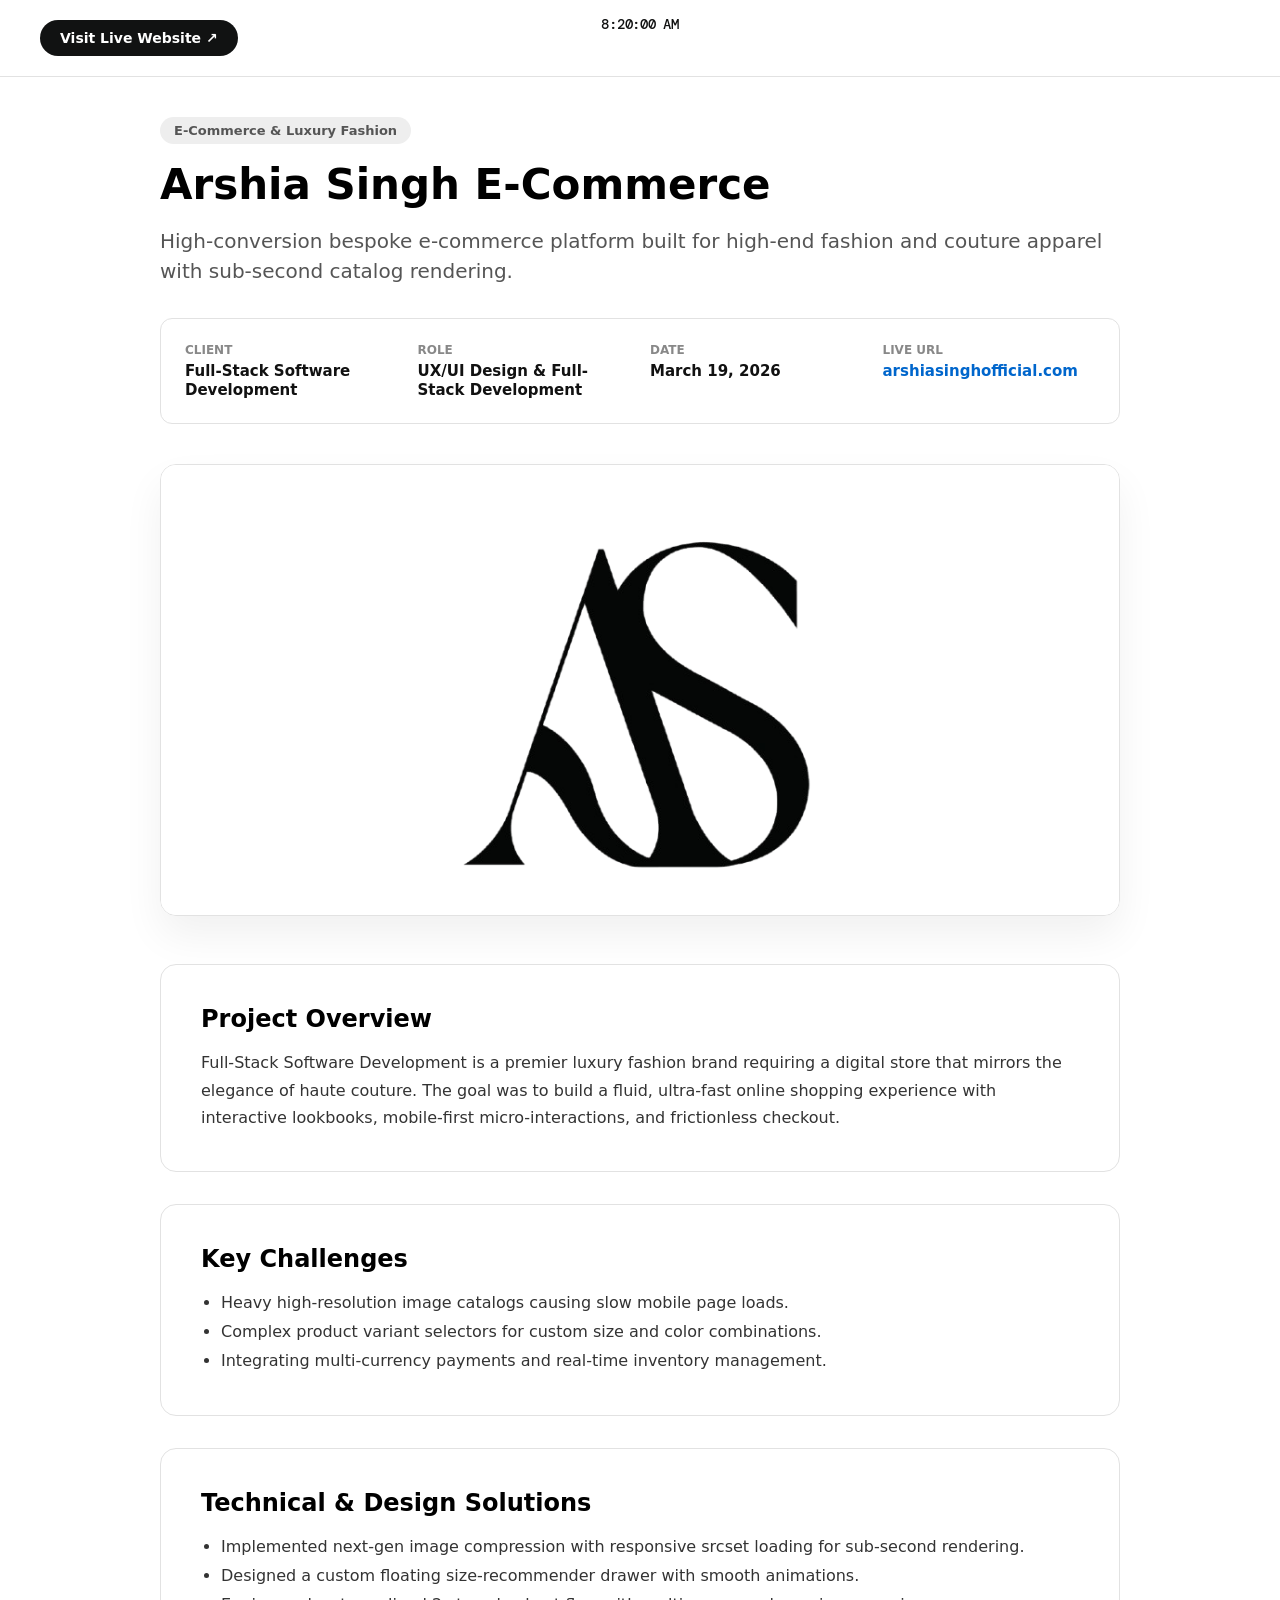
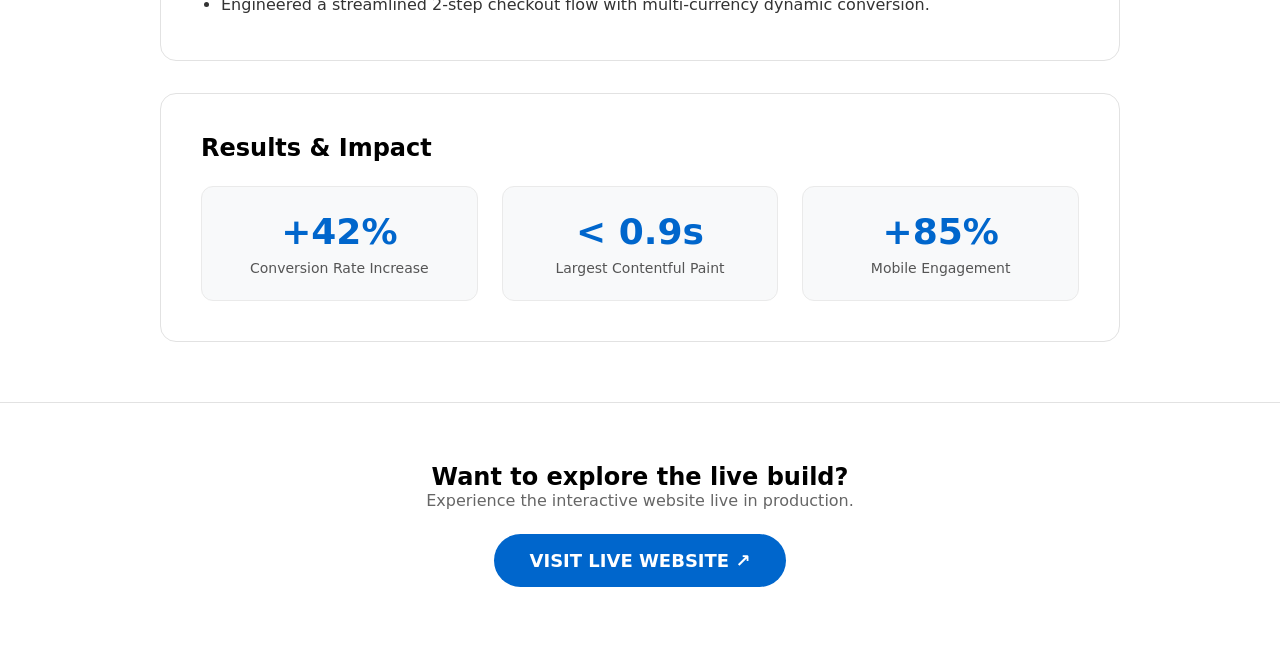
<file: case-study/arshia-singh-e-commerce-website/index.html>
<!DOCTYPE html>
<html lang="en">
<head>
  <meta charset="UTF-8">
  <meta name="viewport" content="width=device-width, initial-scale=1.0">
  <title>VAISAKH SRIRAM - PRTFLIO</title>
  <meta name="author" content="Vaisakh Sriram">
  <meta name="description" content="Vaisakh Sriram is a Software Developer & Graphic Designer based in Palakkad, Kerala, with a passion for turning ideas into bold, functional, and visually striking digital experiences. Alongside his full-time work, he freelances across software development, web design, UI/UX, and graphic design — blending technology and creativity to build products that don’t just work, but make an impression. From developing high-performance software and crafting modern websites to designing intuitive interfaces and distinctive visual identities, he works across the entire digital spectrum. His work combines clean engineering, thoughtful design, and a strong eye for detail to create experiences that feel as good as they look. He has designed and developed digital products and creative solutions for clients and organizations including Arshia Singh, River Promenade, and others.">
  <meta property="og:site_name" content="VAISAKH SRIRAM">
  <link rel="stylesheet" href="/styles.css">
  <style>
    body {
      font-family: 'Inter', system-ui, sans-serif;
      background: #fafafa;
      color: #111212;
      margin: 0;
      padding: 0;
    }
    .cs-header {
      display: flex;
      justify-content: space-between;
      align-items: center;
      padding: 20px 40px;
      background: #ffffff;
      border-bottom: 1px solid #e2e2e2;
      position: sticky;
      top: 0;
      z-index: 100;
    }
    .cs-back-btn {
      display: inline-flex;
      align-items: center;
      gap: 8px;
      text-decoration: none;
      color: #111212;
      font-weight: 600;
      font-size: 14px;
      transition: color 0.2s ease;
    }
    .cs-back-btn:hover { color: #0066cc; }
    .cs-visit-btn {
      display: inline-flex;
      align-items: center;
      gap: 8px;
      background: #111212;
      color: #ffffff;
      padding: 10px 20px;
      border-radius: 24px;
      text-decoration: none;
      font-weight: 600;
      font-size: 14px;
      transition: background 0.2s ease, transform 0.2s ease;
    }
    .cs-visit-btn:hover {
      background: #0066cc;
      transform: translateY(-2px);
    }
    .cs-hero {
      max-width: 1000px;
      margin: 40px auto;
      padding: 0 20px;
    }
    .cs-tag {
      display: inline-block;
      background: #eeeeee;
      padding: 6px 14px;
      border-radius: 20px;
      font-size: 13px;
      font-weight: 600;
      margin-bottom: 16px;
      color: #555;
    }
    .cs-title {
      font-size: 42px;
      font-weight: 800;
      margin: 0 0 16px 0;
      line-height: 1.2;
    }
    .cs-tagline {
      font-size: 20px;
      color: #555;
      margin-bottom: 32px;
      line-height: 1.5;
    }
    .cs-meta-grid {
      display: grid;
      grid-template-columns: repeat(4, 1fr);
      gap: 20px;
      background: #ffffff;
      padding: 24px;
      border-radius: 12px;
      border: 1px solid #e2e2e2;
      margin-bottom: 40px;
    }
    .cs-meta-item label {
      display: block;
      font-size: 12px;
      color: #888;
      text-transform: uppercase;
      font-weight: 700;
      margin-bottom: 4px;
    }
    .cs-meta-item span {
      font-size: 15px;
      font-weight: 600;
      color: #111;
    }
    .cs-cover-wrapper {
      width: 100%;
      border-radius: 16px;
      overflow: hidden;
      margin-bottom: 48px;
      border: 1px solid #e2e2e2;
      box-shadow: 0 20px 40px rgba(0,0,0,0.06);
    }
    .cs-cover-img {
      width: 100%;
      height: auto;
      display: block;
    }
    .cs-section {
      background: #ffffff;
      border-radius: 16px;
      padding: 40px;
      border: 1px solid #e2e2e2;
      margin-bottom: 32px;
    }
    .cs-section h2 {
      font-size: 24px;
      font-weight: 700;
      margin-top: 0;
      margin-bottom: 16px;
    }
    .cs-section p {
      font-size: 16px;
      line-height: 1.7;
      color: #333;
    }
    .cs-list {
      padding-left: 20px;
      line-height: 1.8;
      color: #333;
    }
    .cs-stats-grid {
      display: grid;
      grid-template-columns: repeat(3, 1fr);
      gap: 24px;
      margin-top: 24px;
    }
    .cs-stat-card {
      background: #f8f9fa;
      padding: 24px;
      border-radius: 12px;
      border: 1px solid #eaeaea;
      text-align: center;
    }
    .cs-stat-num {
      font-size: 36px;
      font-weight: 800;
      color: #0066cc;
      margin-bottom: 8px;
    }
    .cs-stat-label {
      font-size: 14px;
      color: #555;
      font-weight: 500;
    }
    .cs-footer-cta {
      text-align: center;
      padding: 60px 20px;
      background: #ffffff;
      border-top: 1px solid #e2e2e2;
      margin-top: 60px;
    }
    .cs-cta-btn {
      display: inline-flex;
      align-items: center;
      gap: 12px;
      background: #0066cc;
      color: #ffffff;
      padding: 16px 36px;
      border-radius: 30px;
      text-decoration: none;
      font-size: 18px;
      font-weight: 700;
      transition: background 0.2s ease, transform 0.2s ease;
    }
    .cs-cta-btn:hover {
      background: #004fb3;
      transform: translateY(-3px);
    }
  </style>
<title>VAISAKH SRIRAM - PRTFLIO</title>
<meta name="description" content="Vaisakh Sriram is a Software Developer & Graphic Designer based in Palakkad, Kerala, with a passion for turning ideas into bold, functional, and visually striking digital experiences. Alongside his full-time work, he freelances across software development, web design, UI/UX, and graphic design — blending technology and creativity to build products that don’t just work, but make an impression. From developing high-performance software and crafting modern websites to designing intuitive interfaces and distinctive visual identities, he works across the entire digital spectrum. His work combines clean engineering, thoughtful design, and a strong eye for detail to create experiences that feel as good as they look. He has designed and developed digital products and creative solutions for clients and organizations including Arshia Singh, River Promenade, and others.">
<meta name="author" content="Vaisakh Sriram">
<meta name="keywords" content="Vaisakh Sriram, Software Developer, Web Designer, Portfolio, Palakkad, Kerala, Arshia Singh E-Commerce, RiverPromenade Resort, Eden John Caterers, Pura Pac Eco">
<meta name="robots" content="index, follow">
<meta property="og:type" content="website">
<meta property="og:site_name" content="VAISAKH SRIRAM - PRTFLIO">
<meta property="og:title" content="VAISAKH SRIRAM - PRTFLIO">
<meta property="og:description" content="Vaisakh Sriram is a Software Developer & Graphic Designer based in Palakkad, Kerala, with a passion for turning ideas into bold, functional, and visually striking digital experiences. Alongside his full-time work, he freelances across software development, web design, UI/UX, and graphic design — blending technology and creativity to build products that don’t just work, but make an impression. From developing high-performance software and crafting modern websites to designing intuitive interfaces and distinctive visual identities, he works across the entire digital spectrum. His work combines clean engineering, thoughtful design, and a strong eye for detail to create experiences that feel as good as they look. He has designed and developed digital products and creative solutions for clients and organizations including Arshia Singh, River Promenade, and others.">
<meta property="og:author" content="Vaisakh Sriram">
<meta name="twitter:card" content="summary_large_image">
<meta name="twitter:title" content="VAISAKH SRIRAM - PRTFLIO">
<meta name="twitter:description" content="Vaisakh Sriram is a Software Developer & Graphic Designer based in Palakkad, Kerala, with a passion for turning ideas into bold, functional, and visually striking digital experiences. Alongside his full-time work, he freelances across software development, web design, UI/UX, and graphic design — blending technology and creativity to build products that don’t just work, but make an impression. From developing high-performance software and crafting modern websites to designing intuitive interfaces and distinctive visual identities, he works across the entire digital spectrum. His work combines clean engineering, thoughtful design, and a strong eye for detail to create experiences that feel as good as they look. He has designed and developed digital products and creative solutions for clients and organizations including Arshia Singh, River Promenade, and others.">
<meta name="twitter:creator" content="@_vaisakhsriram">
<script type="application/ld+json">
{
  "@context": "https://schema.org",
  "@type": "Person",
  "name": "Vaisakh Sriram",
  "jobTitle": "Software Developer & Graphic Designer",
  "address": {
    "@type": "PostalAddress",
    "addressLocality": "Palakkad",
    "addressRegion": "Kerala",
    "addressCountry": "India"
  },
  "email": "mailto:vaisakhs2255@gmail.com",
  "telephone": "+918848932653",
  "sameAs": [
    "https://www.instagram.com/_vaisakhsriram?igsh=OGc3YjNiOGU1d252"
  ]
}
</script>
            <link rel="icon" type="image/gif" href="/favicon.gif?v=2">
    <link rel="shortcut icon" type="image/gif" href="/favicon.gif?v=2">
    <link rel="apple-touch-icon" href="/favicon.gif?v=2">
  <script src="/js/favicon-animator.js"></script>
</head>
<body>

  <header class="cs-header">
    <a href="/case-study/" class="cs-back-btn">← Back to Projects</a>
    <a href="https://arshiasinghofficial.com" target="_blank" rel="noopener noreferrer" class="cs-visit-btn">Visit Live Website ↗</a>
  </header>

  <main class="cs-hero">
    <span class="cs-tag">E-Commerce & Luxury Fashion</span>
    <h1 class="cs-title">Arshia Singh E-Commerce</h1>
    <p class="cs-tagline">High-conversion bespoke e-commerce platform built for high-end fashion and couture apparel with sub-second catalog rendering.</p>

    <div class="cs-meta-grid">
      <div class="cs-meta-item">
        <label>Client</label>
        <span>Full-Stack Software Development</span>
      </div>
      <div class="cs-meta-item">
        <label>Role</label>
        <span>UX/UI Design & Full-Stack Development</span>
      </div>
      <div class="cs-meta-item">
        <label>Date</label>
        <span>March 19, 2026</span>
      </div>
      <div class="cs-meta-item">
        <label>Live URL</label>
        <span><a href="https://arshiasinghofficial.com" target="_blank" rel="noopener noreferrer" style="color:#0066cc;">arshiasinghofficial.com</a></span>
      </div>
    </div>

    <div class="cs-cover-wrapper">
      <img src="/arshia-singh-logo.png" alt="Software Developer" class="cs-cover-img" style="background:#ffffff;padding:40px;box-sizing:border-box;max-height:450px;object-fit:contain;">
    </div>

    <section class="cs-section">
      <h2>Project Overview</h2>
      <p>Full-Stack Software Development is a premier luxury fashion brand requiring a digital store that mirrors the elegance of haute couture. The goal was to build a fluid, ultra-fast online shopping experience with interactive lookbooks, mobile-first micro-interactions, and frictionless checkout.</p>
    </section>

    <section class="cs-section">
      <h2>Key Challenges</h2>
      <ul class="cs-list">
        <li>Heavy high-resolution image catalogs causing slow mobile page loads.</li>
<li>Complex product variant selectors for custom size and color combinations.</li>
<li>Integrating multi-currency payments and real-time inventory management.</li>
      </ul>
    </section>

    <section class="cs-section">
      <h2>Technical & Design Solutions</h2>
      <ul class="cs-list">
        <li>Implemented next-gen image compression with responsive srcset loading for sub-second rendering.</li>
<li>Designed a custom floating size-recommender drawer with smooth animations.</li>
<li>Engineered a streamlined 2-step checkout flow with multi-currency dynamic conversion.</li>
      </ul>
    </section>

    <section class="cs-section">
      <h2>Results & Impact</h2>
      <div class="cs-stats-grid">
        <div class="cs-stat-card"><div class="cs-stat-num">+42%</div><div class="cs-stat-label">Conversion Rate Increase</div></div>
<div class="cs-stat-card"><div class="cs-stat-num">< 0.9s</div><div class="cs-stat-label">Largest Contentful Paint</div></div>
<div class="cs-stat-card"><div class="cs-stat-num">+85%</div><div class="cs-stat-label">Mobile Engagement</div></div>
      </div>
    </section>
  </main>

  <footer class="cs-footer-cta">
    <h2>Want to explore the live build?</h2>
    <p style="color:#666; margin-bottom: 24px;">Experience the interactive website live in production.</p>
    <a href="https://arshiasinghofficial.com" target="_blank" rel="noopener noreferrer" class="cs-cta-btn">VISIT LIVE WEBSITE ↗</a>
  </footer>

  <script src="/app.js"></script>
</body>
</html>
</file>
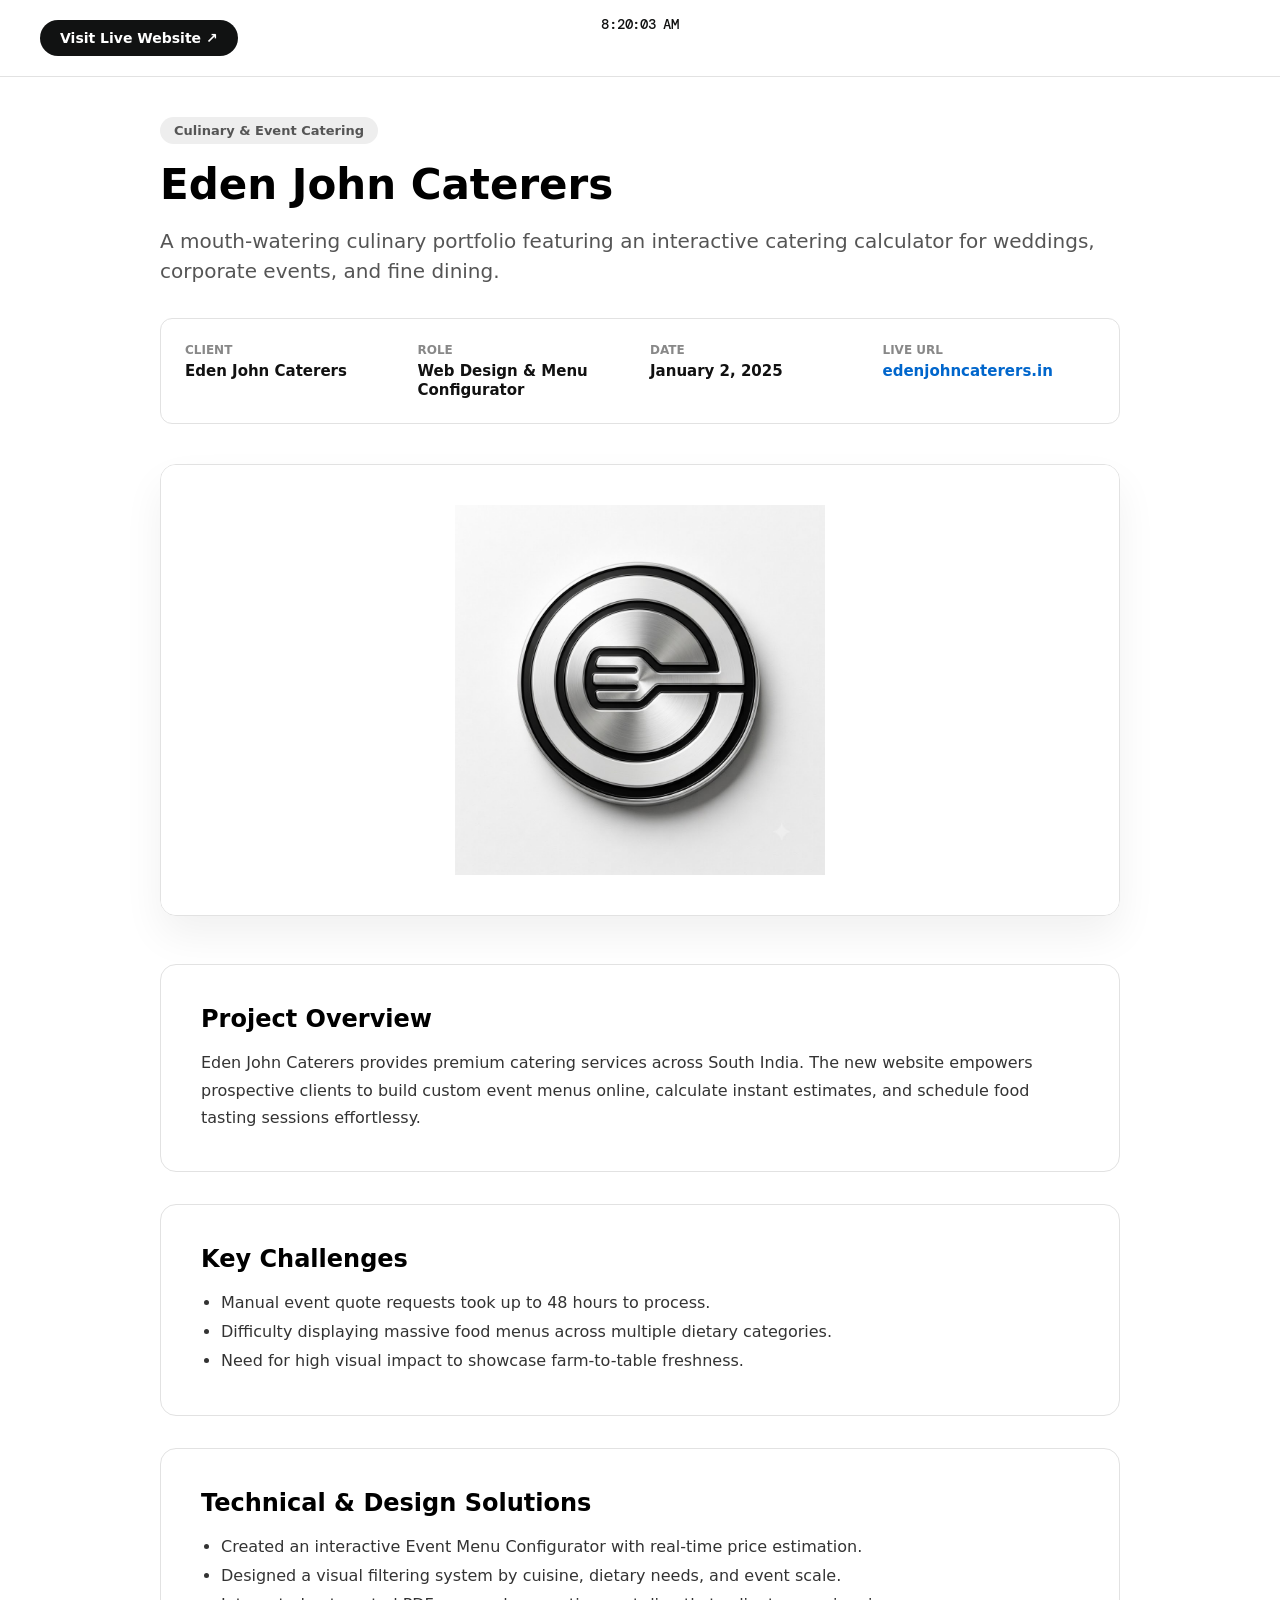
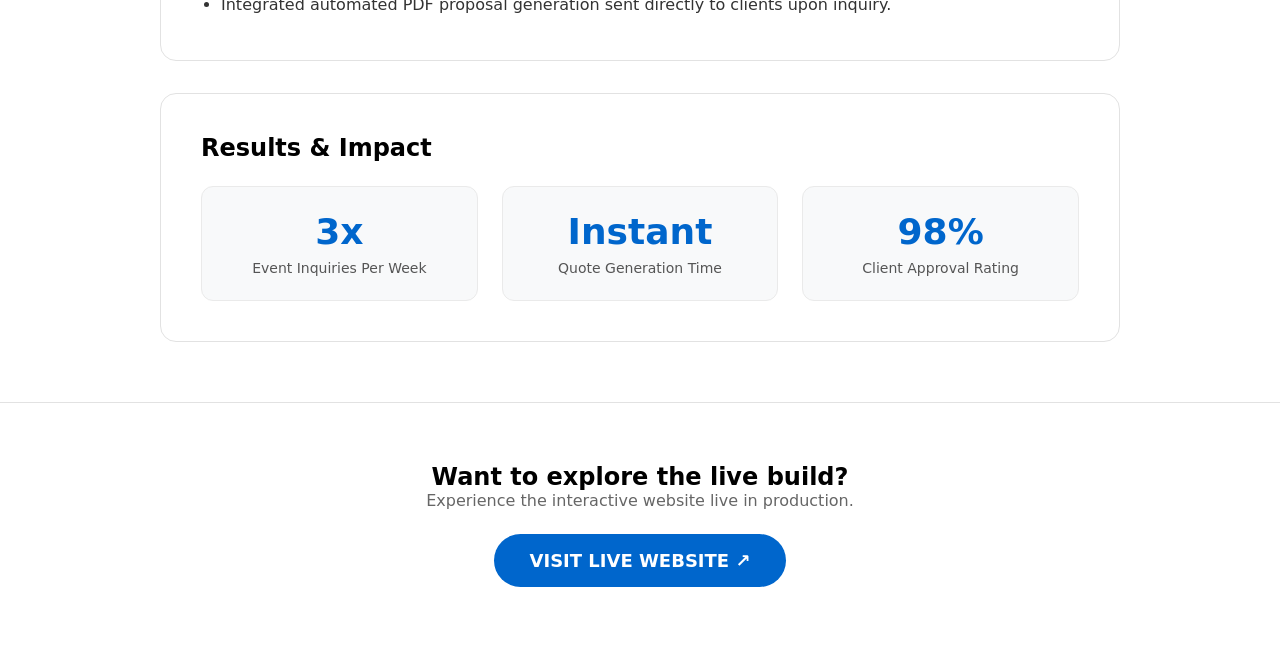
<file: case-study/eden-john-caterers-website/index.html>
<!DOCTYPE html>
<html lang="en">
<head>
  <meta charset="UTF-8">
  <meta name="viewport" content="width=device-width, initial-scale=1.0">
  <title>VAISAKH SRIRAM - PRTFLIO</title>
  <meta name="author" content="Vaisakh Sriram">
  <meta name="description" content="Vaisakh Sriram is a Software Developer & Graphic Designer based in Palakkad, Kerala, with a passion for turning ideas into bold, functional, and visually striking digital experiences. Alongside his full-time work, he freelances across software development, web design, UI/UX, and graphic design — blending technology and creativity to build products that don’t just work, but make an impression. From developing high-performance software and crafting modern websites to designing intuitive interfaces and distinctive visual identities, he works across the entire digital spectrum. His work combines clean engineering, thoughtful design, and a strong eye for detail to create experiences that feel as good as they look. He has designed and developed digital products and creative solutions for clients and organizations including Arshia Singh, River Promenade, and others.">
  <meta property="og:site_name" content="VAISAKH SRIRAM">
  <link rel="stylesheet" href="/styles.css">
  <style>
    body {
      font-family: 'Inter', system-ui, sans-serif;
      background: #fafafa;
      color: #111212;
      margin: 0;
      padding: 0;
    }
    .cs-header {
      display: flex;
      justify-content: space-between;
      align-items: center;
      padding: 20px 40px;
      background: #ffffff;
      border-bottom: 1px solid #e2e2e2;
      position: sticky;
      top: 0;
      z-index: 100;
    }
    .cs-back-btn {
      display: inline-flex;
      align-items: center;
      gap: 8px;
      text-decoration: none;
      color: #111212;
      font-weight: 600;
      font-size: 14px;
      transition: color 0.2s ease;
    }
    .cs-back-btn:hover { color: #0066cc; }
    .cs-visit-btn {
      display: inline-flex;
      align-items: center;
      gap: 8px;
      background: #111212;
      color: #ffffff;
      padding: 10px 20px;
      border-radius: 24px;
      text-decoration: none;
      font-weight: 600;
      font-size: 14px;
      transition: background 0.2s ease, transform 0.2s ease;
    }
    .cs-visit-btn:hover {
      background: #0066cc;
      transform: translateY(-2px);
    }
    .cs-hero {
      max-width: 1000px;
      margin: 40px auto;
      padding: 0 20px;
    }
    .cs-tag {
      display: inline-block;
      background: #eeeeee;
      padding: 6px 14px;
      border-radius: 20px;
      font-size: 13px;
      font-weight: 600;
      margin-bottom: 16px;
      color: #555;
    }
    .cs-title {
      font-size: 42px;
      font-weight: 800;
      margin: 0 0 16px 0;
      line-height: 1.2;
    }
    .cs-tagline {
      font-size: 20px;
      color: #555;
      margin-bottom: 32px;
      line-height: 1.5;
    }
    .cs-meta-grid {
      display: grid;
      grid-template-columns: repeat(4, 1fr);
      gap: 20px;
      background: #ffffff;
      padding: 24px;
      border-radius: 12px;
      border: 1px solid #e2e2e2;
      margin-bottom: 40px;
    }
    .cs-meta-item label {
      display: block;
      font-size: 12px;
      color: #888;
      text-transform: uppercase;
      font-weight: 700;
      margin-bottom: 4px;
    }
    .cs-meta-item span {
      font-size: 15px;
      font-weight: 600;
      color: #111;
    }
    .cs-cover-wrapper {
      width: 100%;
      border-radius: 16px;
      overflow: hidden;
      margin-bottom: 48px;
      border: 1px solid #e2e2e2;
      box-shadow: 0 20px 40px rgba(0,0,0,0.06);
    }
    .cs-cover-img {
      width: 100%;
      height: auto;
      display: block;
    }
    .cs-section {
      background: #ffffff;
      border-radius: 16px;
      padding: 40px;
      border: 1px solid #e2e2e2;
      margin-bottom: 32px;
    }
    .cs-section h2 {
      font-size: 24px;
      font-weight: 700;
      margin-top: 0;
      margin-bottom: 16px;
    }
    .cs-section p {
      font-size: 16px;
      line-height: 1.7;
      color: #333;
    }
    .cs-list {
      padding-left: 20px;
      line-height: 1.8;
      color: #333;
    }
    .cs-stats-grid {
      display: grid;
      grid-template-columns: repeat(3, 1fr);
      gap: 24px;
      margin-top: 24px;
    }
    .cs-stat-card {
      background: #f8f9fa;
      padding: 24px;
      border-radius: 12px;
      border: 1px solid #eaeaea;
      text-align: center;
    }
    .cs-stat-num {
      font-size: 36px;
      font-weight: 800;
      color: #0066cc;
      margin-bottom: 8px;
    }
    .cs-stat-label {
      font-size: 14px;
      color: #555;
      font-weight: 500;
    }
    .cs-footer-cta {
      text-align: center;
      padding: 60px 20px;
      background: #ffffff;
      border-top: 1px solid #e2e2e2;
      margin-top: 60px;
    }
    .cs-cta-btn {
      display: inline-flex;
      align-items: center;
      gap: 12px;
      background: #0066cc;
      color: #ffffff;
      padding: 16px 36px;
      border-radius: 30px;
      text-decoration: none;
      font-size: 18px;
      font-weight: 700;
      transition: background 0.2s ease, transform 0.2s ease;
    }
    .cs-cta-btn:hover {
      background: #004fb3;
      transform: translateY(-3px);
    }
  </style>
<title>VAISAKH SRIRAM - PRTFLIO</title>
<meta name="description" content="Vaisakh Sriram is a Software Developer & Graphic Designer based in Palakkad, Kerala, with a passion for turning ideas into bold, functional, and visually striking digital experiences. Alongside his full-time work, he freelances across software development, web design, UI/UX, and graphic design — blending technology and creativity to build products that don’t just work, but make an impression. From developing high-performance software and crafting modern websites to designing intuitive interfaces and distinctive visual identities, he works across the entire digital spectrum. His work combines clean engineering, thoughtful design, and a strong eye for detail to create experiences that feel as good as they look. He has designed and developed digital products and creative solutions for clients and organizations including Arshia Singh, River Promenade, and others.">
<meta name="author" content="Vaisakh Sriram">
<meta name="keywords" content="Vaisakh Sriram, Software Developer, Web Designer, Portfolio, Palakkad, Kerala, Arshia Singh E-Commerce, RiverPromenade Resort, Eden John Caterers, Pura Pac Eco">
<meta name="robots" content="index, follow">
<meta property="og:type" content="website">
<meta property="og:site_name" content="VAISAKH SRIRAM - PRTFLIO">
<meta property="og:title" content="VAISAKH SRIRAM - PRTFLIO">
<meta property="og:description" content="Vaisakh Sriram is a Software Developer & Graphic Designer based in Palakkad, Kerala, with a passion for turning ideas into bold, functional, and visually striking digital experiences. Alongside his full-time work, he freelances across software development, web design, UI/UX, and graphic design — blending technology and creativity to build products that don’t just work, but make an impression. From developing high-performance software and crafting modern websites to designing intuitive interfaces and distinctive visual identities, he works across the entire digital spectrum. His work combines clean engineering, thoughtful design, and a strong eye for detail to create experiences that feel as good as they look. He has designed and developed digital products and creative solutions for clients and organizations including Arshia Singh, River Promenade, and others.">
<meta property="og:author" content="Vaisakh Sriram">
<meta name="twitter:card" content="summary_large_image">
<meta name="twitter:title" content="VAISAKH SRIRAM - PRTFLIO">
<meta name="twitter:description" content="Vaisakh Sriram is a Software Developer & Graphic Designer based in Palakkad, Kerala, with a passion for turning ideas into bold, functional, and visually striking digital experiences. Alongside his full-time work, he freelances across software development, web design, UI/UX, and graphic design — blending technology and creativity to build products that don’t just work, but make an impression. From developing high-performance software and crafting modern websites to designing intuitive interfaces and distinctive visual identities, he works across the entire digital spectrum. His work combines clean engineering, thoughtful design, and a strong eye for detail to create experiences that feel as good as they look. He has designed and developed digital products and creative solutions for clients and organizations including Arshia Singh, River Promenade, and others.">
<meta name="twitter:creator" content="@_vaisakhsriram">
<script type="application/ld+json">
{
  "@context": "https://schema.org",
  "@type": "Person",
  "name": "Vaisakh Sriram",
  "jobTitle": "Software Developer & Graphic Designer",
  "address": {
    "@type": "PostalAddress",
    "addressLocality": "Palakkad",
    "addressRegion": "Kerala",
    "addressCountry": "India"
  },
  "email": "mailto:vaisakhs2255@gmail.com",
  "telephone": "+918848932653",
  "sameAs": [
    "https://www.instagram.com/_vaisakhsriram?igsh=OGc3YjNiOGU1d252"
  ]
}
</script>
            <link rel="icon" type="image/gif" href="/favicon.gif?v=2">
    <link rel="shortcut icon" type="image/gif" href="/favicon.gif?v=2">
    <link rel="apple-touch-icon" href="/favicon.gif?v=2">
  <script src="/js/favicon-animator.js"></script>
</head>
<body>

  <header class="cs-header">
    <a href="/case-study/" class="cs-back-btn">← Back to Projects</a>
    <a href="https://edenjohncaterers.in" target="_blank" rel="noopener noreferrer" class="cs-visit-btn">Visit Live Website ↗</a>
  </header>

  <main class="cs-hero">
    <span class="cs-tag">Culinary & Event Catering</span>
    <h1 class="cs-title">Eden John Caterers</h1>
    <p class="cs-tagline">A mouth-watering culinary portfolio featuring an interactive catering calculator for weddings, corporate events, and fine dining.</p>

    <div class="cs-meta-grid">
      <div class="cs-meta-item">
        <label>Client</label>
        <span>Eden John Caterers</span>
      </div>
      <div class="cs-meta-item">
        <label>Role</label>
        <span>Web Design & Menu Configurator</span>
      </div>
      <div class="cs-meta-item">
        <label>Date</label>
        <span>January 2, 2025</span>
      </div>
      <div class="cs-meta-item">
        <label>Live URL</label>
        <span><a href="https://edenjohncaterers.in" target="_blank" rel="noopener noreferrer" style="color:#0066cc;">edenjohncaterers.in</a></span>
      </div>
    </div>

    <div class="cs-cover-wrapper">
      <img src="/eden-john-caterers-logo.png" alt="Eden John Caterers Logo" class="cs-cover-img" style="background:#ffffff;padding:40px;box-sizing:border-box;max-height:450px;object-fit:contain;">
    </div>

    <section class="cs-section">
      <h2>Project Overview</h2>
      <p>Eden John Caterers provides premium catering services across South India. The new website empowers prospective clients to build custom event menus online, calculate instant estimates, and schedule food tasting sessions effortlessy.</p>
    </section>

    <section class="cs-section">
      <h2>Key Challenges</h2>
      <ul class="cs-list">
        <li>Manual event quote requests took up to 48 hours to process.</li>
<li>Difficulty displaying massive food menus across multiple dietary categories.</li>
<li>Need for high visual impact to showcase farm-to-table freshness.</li>
      </ul>
    </section>

    <section class="cs-section">
      <h2>Technical & Design Solutions</h2>
      <ul class="cs-list">
        <li>Created an interactive Event Menu Configurator with real-time price estimation.</li>
<li>Designed a visual filtering system by cuisine, dietary needs, and event scale.</li>
<li>Integrated automated PDF proposal generation sent directly to clients upon inquiry.</li>
      </ul>
    </section>

    <section class="cs-section">
      <h2>Results & Impact</h2>
      <div class="cs-stats-grid">
        <div class="cs-stat-card"><div class="cs-stat-num">3x</div><div class="cs-stat-label">Event Inquiries Per Week</div></div>
<div class="cs-stat-card"><div class="cs-stat-num">Instant</div><div class="cs-stat-label">Quote Generation Time</div></div>
<div class="cs-stat-card"><div class="cs-stat-num">98%</div><div class="cs-stat-label">Client Approval Rating</div></div>
      </div>
    </section>
  </main>

  <footer class="cs-footer-cta">
    <h2>Want to explore the live build?</h2>
    <p style="color:#666; margin-bottom: 24px;">Experience the interactive website live in production.</p>
    <a href="https://edenjohncaterers.in" target="_blank" rel="noopener noreferrer" class="cs-cta-btn">VISIT LIVE WEBSITE ↗</a>
  </footer>

  <script src="/app.js"></script>
</body>
</html>
</file>
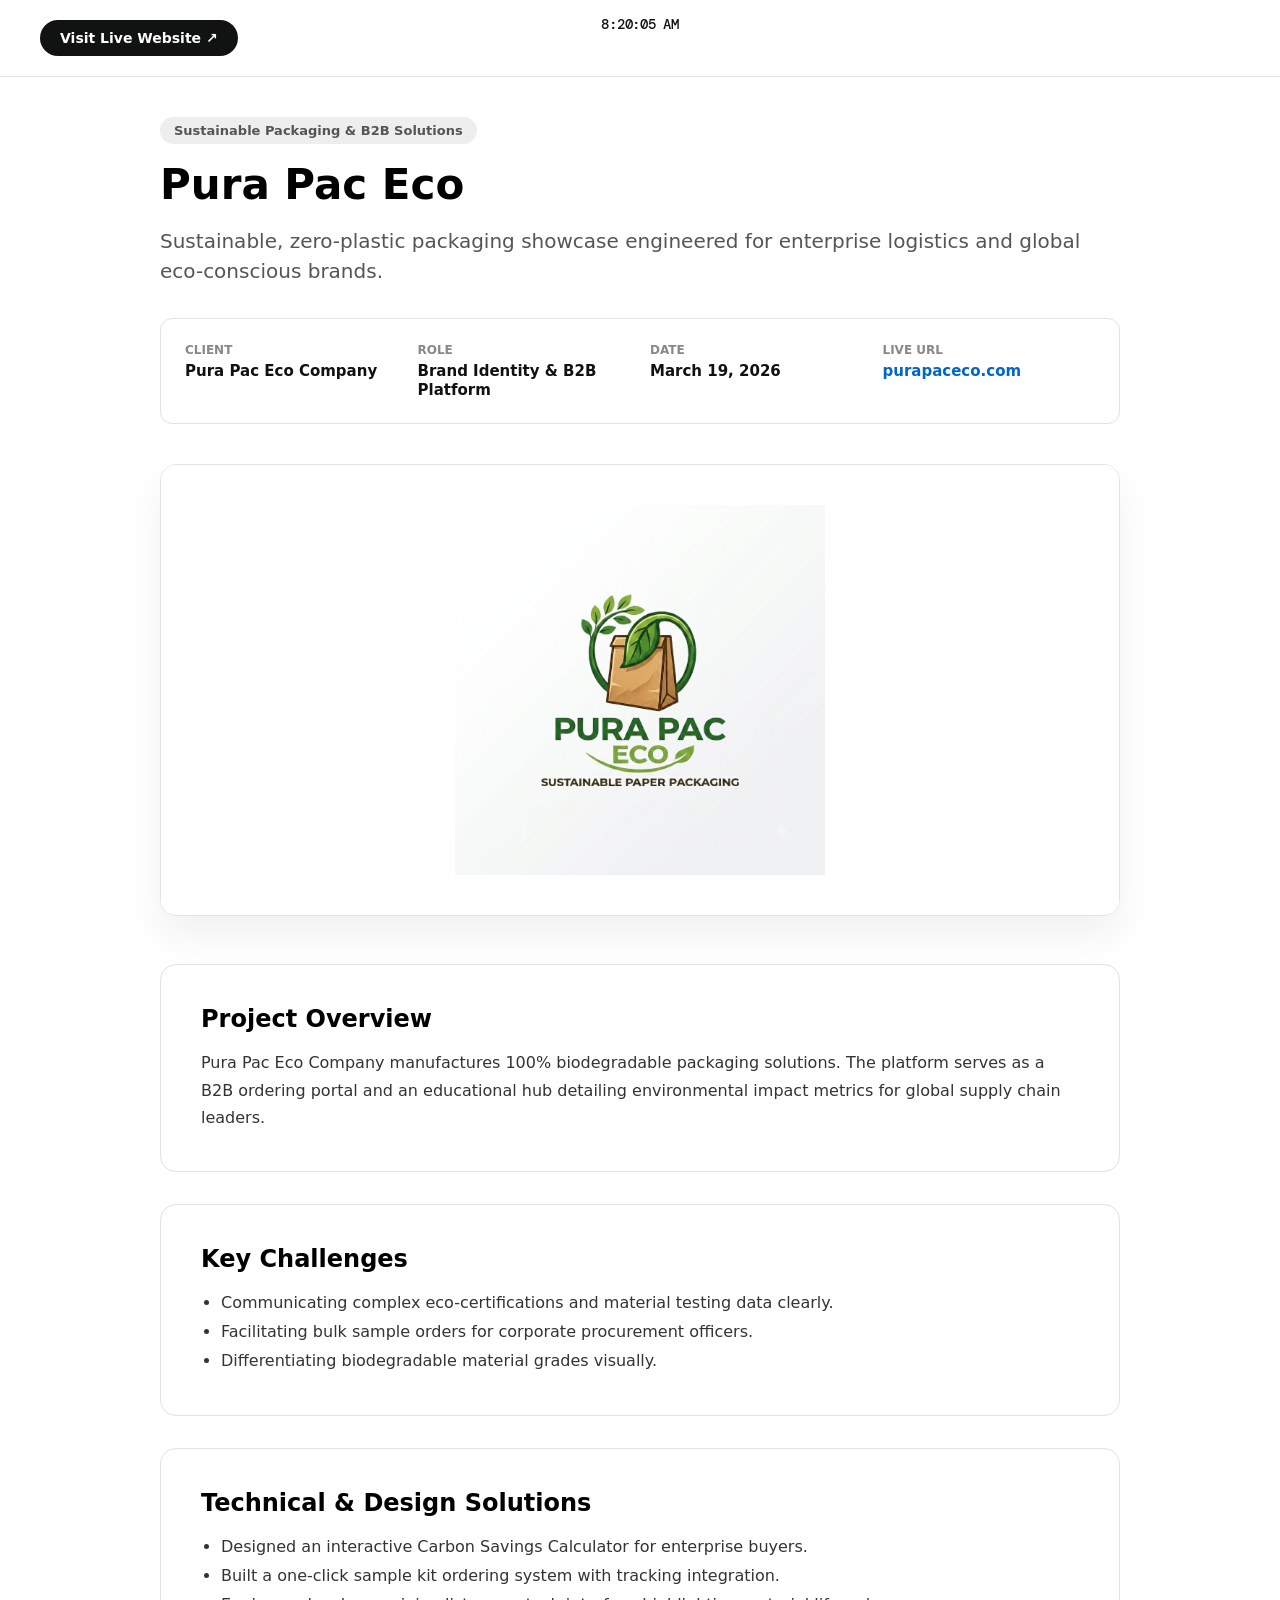
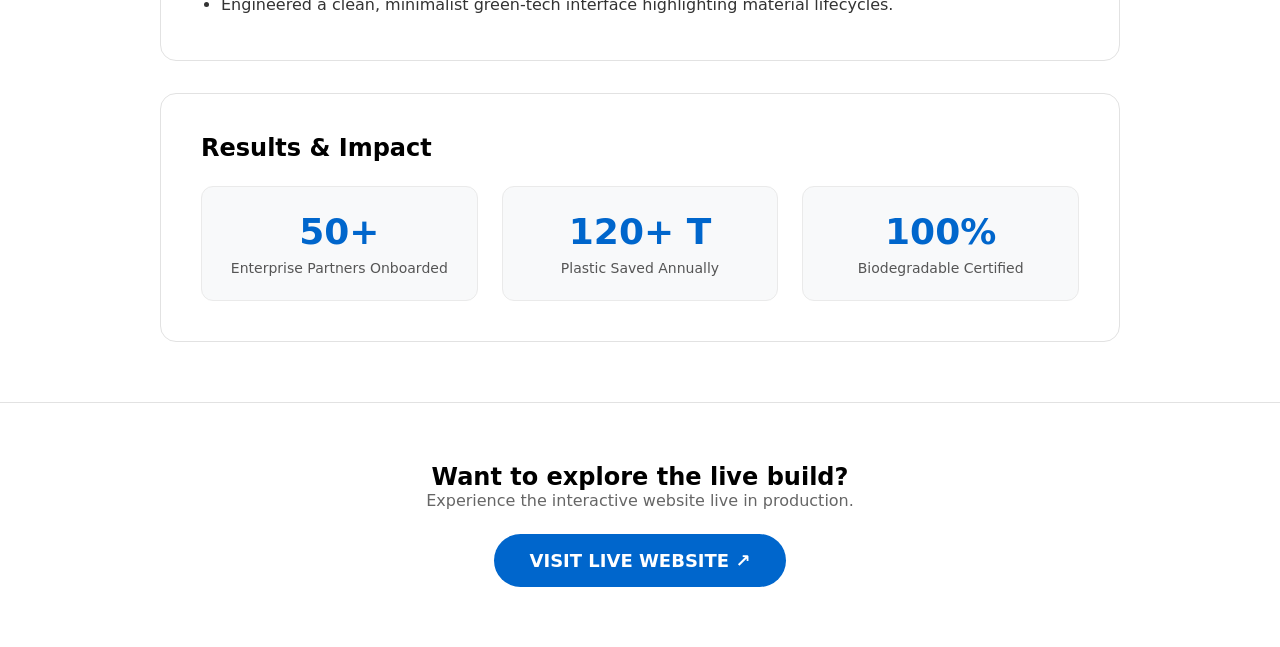
<file: case-study/pura-pac-eco-company-website/index.html>
<!DOCTYPE html>
<html lang="en">
<head>
  <meta charset="UTF-8">
  <meta name="viewport" content="width=device-width, initial-scale=1.0">
  <title>VAISAKH SRIRAM - PRTFLIO</title>
  <meta name="author" content="Vaisakh Sriram">
  <meta name="description" content="Vaisakh Sriram is a Software Developer & Graphic Designer based in Palakkad, Kerala, with a passion for turning ideas into bold, functional, and visually striking digital experiences. Alongside his full-time work, he freelances across software development, web design, UI/UX, and graphic design — blending technology and creativity to build products that don’t just work, but make an impression. From developing high-performance software and crafting modern websites to designing intuitive interfaces and distinctive visual identities, he works across the entire digital spectrum. His work combines clean engineering, thoughtful design, and a strong eye for detail to create experiences that feel as good as they look. He has designed and developed digital products and creative solutions for clients and organizations including Arshia Singh, River Promenade, and others.">
  <meta property="og:site_name" content="VAISAKH SRIRAM">
  <link rel="stylesheet" href="/styles.css">
  <style>
    body {
      font-family: 'Inter', system-ui, sans-serif;
      background: #fafafa;
      color: #111212;
      margin: 0;
      padding: 0;
    }
    .cs-header {
      display: flex;
      justify-content: space-between;
      align-items: center;
      padding: 20px 40px;
      background: #ffffff;
      border-bottom: 1px solid #e2e2e2;
      position: sticky;
      top: 0;
      z-index: 100;
    }
    .cs-back-btn {
      display: inline-flex;
      align-items: center;
      gap: 8px;
      text-decoration: none;
      color: #111212;
      font-weight: 600;
      font-size: 14px;
      transition: color 0.2s ease;
    }
    .cs-back-btn:hover { color: #0066cc; }
    .cs-visit-btn {
      display: inline-flex;
      align-items: center;
      gap: 8px;
      background: #111212;
      color: #ffffff;
      padding: 10px 20px;
      border-radius: 24px;
      text-decoration: none;
      font-weight: 600;
      font-size: 14px;
      transition: background 0.2s ease, transform 0.2s ease;
    }
    .cs-visit-btn:hover {
      background: #0066cc;
      transform: translateY(-2px);
    }
    .cs-hero {
      max-width: 1000px;
      margin: 40px auto;
      padding: 0 20px;
    }
    .cs-tag {
      display: inline-block;
      background: #eeeeee;
      padding: 6px 14px;
      border-radius: 20px;
      font-size: 13px;
      font-weight: 600;
      margin-bottom: 16px;
      color: #555;
    }
    .cs-title {
      font-size: 42px;
      font-weight: 800;
      margin: 0 0 16px 0;
      line-height: 1.2;
    }
    .cs-tagline {
      font-size: 20px;
      color: #555;
      margin-bottom: 32px;
      line-height: 1.5;
    }
    .cs-meta-grid {
      display: grid;
      grid-template-columns: repeat(4, 1fr);
      gap: 20px;
      background: #ffffff;
      padding: 24px;
      border-radius: 12px;
      border: 1px solid #e2e2e2;
      margin-bottom: 40px;
    }
    .cs-meta-item label {
      display: block;
      font-size: 12px;
      color: #888;
      text-transform: uppercase;
      font-weight: 700;
      margin-bottom: 4px;
    }
    .cs-meta-item span {
      font-size: 15px;
      font-weight: 600;
      color: #111;
    }
    .cs-cover-wrapper {
      width: 100%;
      border-radius: 16px;
      overflow: hidden;
      margin-bottom: 48px;
      border: 1px solid #e2e2e2;
      box-shadow: 0 20px 40px rgba(0,0,0,0.06);
    }
    .cs-cover-img {
      width: 100%;
      height: auto;
      display: block;
    }
    .cs-section {
      background: #ffffff;
      border-radius: 16px;
      padding: 40px;
      border: 1px solid #e2e2e2;
      margin-bottom: 32px;
    }
    .cs-section h2 {
      font-size: 24px;
      font-weight: 700;
      margin-top: 0;
      margin-bottom: 16px;
    }
    .cs-section p {
      font-size: 16px;
      line-height: 1.7;
      color: #333;
    }
    .cs-list {
      padding-left: 20px;
      line-height: 1.8;
      color: #333;
    }
    .cs-stats-grid {
      display: grid;
      grid-template-columns: repeat(3, 1fr);
      gap: 24px;
      margin-top: 24px;
    }
    .cs-stat-card {
      background: #f8f9fa;
      padding: 24px;
      border-radius: 12px;
      border: 1px solid #eaeaea;
      text-align: center;
    }
    .cs-stat-num {
      font-size: 36px;
      font-weight: 800;
      color: #0066cc;
      margin-bottom: 8px;
    }
    .cs-stat-label {
      font-size: 14px;
      color: #555;
      font-weight: 500;
    }
    .cs-footer-cta {
      text-align: center;
      padding: 60px 20px;
      background: #ffffff;
      border-top: 1px solid #e2e2e2;
      margin-top: 60px;
    }
    .cs-cta-btn {
      display: inline-flex;
      align-items: center;
      gap: 12px;
      background: #0066cc;
      color: #ffffff;
      padding: 16px 36px;
      border-radius: 30px;
      text-decoration: none;
      font-size: 18px;
      font-weight: 700;
      transition: background 0.2s ease, transform 0.2s ease;
    }
    .cs-cta-btn:hover {
      background: #004fb3;
      transform: translateY(-3px);
    }
  </style>
<title>VAISAKH SRIRAM - PRTFLIO</title>
<meta name="description" content="Vaisakh Sriram is a Software Developer & Graphic Designer based in Palakkad, Kerala, with a passion for turning ideas into bold, functional, and visually striking digital experiences. Alongside his full-time work, he freelances across software development, web design, UI/UX, and graphic design — blending technology and creativity to build products that don’t just work, but make an impression. From developing high-performance software and crafting modern websites to designing intuitive interfaces and distinctive visual identities, he works across the entire digital spectrum. His work combines clean engineering, thoughtful design, and a strong eye for detail to create experiences that feel as good as they look. He has designed and developed digital products and creative solutions for clients and organizations including Arshia Singh, River Promenade, and others.">
<meta name="author" content="Vaisakh Sriram">
<meta name="keywords" content="Vaisakh Sriram, Software Developer, Web Designer, Portfolio, Palakkad, Kerala, Arshia Singh E-Commerce, RiverPromenade Resort, Eden John Caterers, Pura Pac Eco">
<meta name="robots" content="index, follow">
<meta property="og:type" content="website">
<meta property="og:site_name" content="VAISAKH SRIRAM - PRTFLIO">
<meta property="og:title" content="VAISAKH SRIRAM - PRTFLIO">
<meta property="og:description" content="Vaisakh Sriram is a Software Developer & Graphic Designer based in Palakkad, Kerala, with a passion for turning ideas into bold, functional, and visually striking digital experiences. Alongside his full-time work, he freelances across software development, web design, UI/UX, and graphic design — blending technology and creativity to build products that don’t just work, but make an impression. From developing high-performance software and crafting modern websites to designing intuitive interfaces and distinctive visual identities, he works across the entire digital spectrum. His work combines clean engineering, thoughtful design, and a strong eye for detail to create experiences that feel as good as they look. He has designed and developed digital products and creative solutions for clients and organizations including Arshia Singh, River Promenade, and others.">
<meta property="og:author" content="Vaisakh Sriram">
<meta name="twitter:card" content="summary_large_image">
<meta name="twitter:title" content="VAISAKH SRIRAM - PRTFLIO">
<meta name="twitter:description" content="Vaisakh Sriram is a Software Developer & Graphic Designer based in Palakkad, Kerala, with a passion for turning ideas into bold, functional, and visually striking digital experiences. Alongside his full-time work, he freelances across software development, web design, UI/UX, and graphic design — blending technology and creativity to build products that don’t just work, but make an impression. From developing high-performance software and crafting modern websites to designing intuitive interfaces and distinctive visual identities, he works across the entire digital spectrum. His work combines clean engineering, thoughtful design, and a strong eye for detail to create experiences that feel as good as they look. He has designed and developed digital products and creative solutions for clients and organizations including Arshia Singh, River Promenade, and others.">
<meta name="twitter:creator" content="@_vaisakhsriram">
<script type="application/ld+json">
{
  "@context": "https://schema.org",
  "@type": "Person",
  "name": "Vaisakh Sriram",
  "jobTitle": "Software Developer & Graphic Designer",
  "address": {
    "@type": "PostalAddress",
    "addressLocality": "Palakkad",
    "addressRegion": "Kerala",
    "addressCountry": "India"
  },
  "email": "mailto:vaisakhs2255@gmail.com",
  "telephone": "+918848932653",
  "sameAs": [
    "https://www.instagram.com/_vaisakhsriram?igsh=OGc3YjNiOGU1d252"
  ]
}
</script>
            <link rel="icon" type="image/gif" href="/favicon.gif?v=2">
    <link rel="shortcut icon" type="image/gif" href="/favicon.gif?v=2">
    <link rel="apple-touch-icon" href="/favicon.gif?v=2">
  <script src="/js/favicon-animator.js"></script>
</head>
<body>

  <header class="cs-header">
    <a href="/case-study/" class="cs-back-btn">← Back to Projects</a>
    <a href="https://purapaceco.com" target="_blank" rel="noopener noreferrer" class="cs-visit-btn">Visit Live Website ↗</a>
  </header>

  <main class="cs-hero">
    <span class="cs-tag">Sustainable Packaging & B2B Solutions</span>
    <h1 class="cs-title">Pura Pac Eco</h1>
    <p class="cs-tagline">Sustainable, zero-plastic packaging showcase engineered for enterprise logistics and global eco-conscious brands.</p>

    <div class="cs-meta-grid">
      <div class="cs-meta-item">
        <label>Client</label>
        <span>Pura Pac Eco Company</span>
      </div>
      <div class="cs-meta-item">
        <label>Role</label>
        <span>Brand Identity & B2B Platform</span>
      </div>
      <div class="cs-meta-item">
        <label>Date</label>
        <span>March 19, 2026</span>
      </div>
      <div class="cs-meta-item">
        <label>Live URL</label>
        <span><a href="https://purapaceco.com" target="_blank" rel="noopener noreferrer" style="color:#0066cc;">purapaceco.com</a></span>
      </div>
    </div>

    <div class="cs-cover-wrapper">
      <img src="/pura-pac-eco-logo.png" alt="Pura Pac Eco Logo" class="cs-cover-img" style="background:#ffffff;padding:40px;box-sizing:border-box;max-height:450px;object-fit:contain;">
    </div>

    <section class="cs-section">
      <h2>Project Overview</h2>
      <p>Pura Pac Eco Company manufactures 100% biodegradable packaging solutions. The platform serves as a B2B ordering portal and an educational hub detailing environmental impact metrics for global supply chain leaders.</p>
    </section>

    <section class="cs-section">
      <h2>Key Challenges</h2>
      <ul class="cs-list">
        <li>Communicating complex eco-certifications and material testing data clearly.</li>
<li>Facilitating bulk sample orders for corporate procurement officers.</li>
<li>Differentiating biodegradable material grades visually.</li>
      </ul>
    </section>

    <section class="cs-section">
      <h2>Technical & Design Solutions</h2>
      <ul class="cs-list">
        <li>Designed an interactive Carbon Savings Calculator for enterprise buyers.</li>
<li>Built a one-click sample kit ordering system with tracking integration.</li>
<li>Engineered a clean, minimalist green-tech interface highlighting material lifecycles.</li>
      </ul>
    </section>

    <section class="cs-section">
      <h2>Results & Impact</h2>
      <div class="cs-stats-grid">
        <div class="cs-stat-card"><div class="cs-stat-num">50+</div><div class="cs-stat-label">Enterprise Partners Onboarded</div></div>
<div class="cs-stat-card"><div class="cs-stat-num">120+ T</div><div class="cs-stat-label">Plastic Saved Annually</div></div>
<div class="cs-stat-card"><div class="cs-stat-num">100%</div><div class="cs-stat-label">Biodegradable Certified</div></div>
      </div>
    </section>
  </main>

  <footer class="cs-footer-cta">
    <h2>Want to explore the live build?</h2>
    <p style="color:#666; margin-bottom: 24px;">Experience the interactive website live in production.</p>
    <a href="https://purapaceco.com" target="_blank" rel="noopener noreferrer" class="cs-cta-btn">VISIT LIVE WEBSITE ↗</a>
  </footer>

  <script src="/app.js"></script>
</body>
</html>
</file>
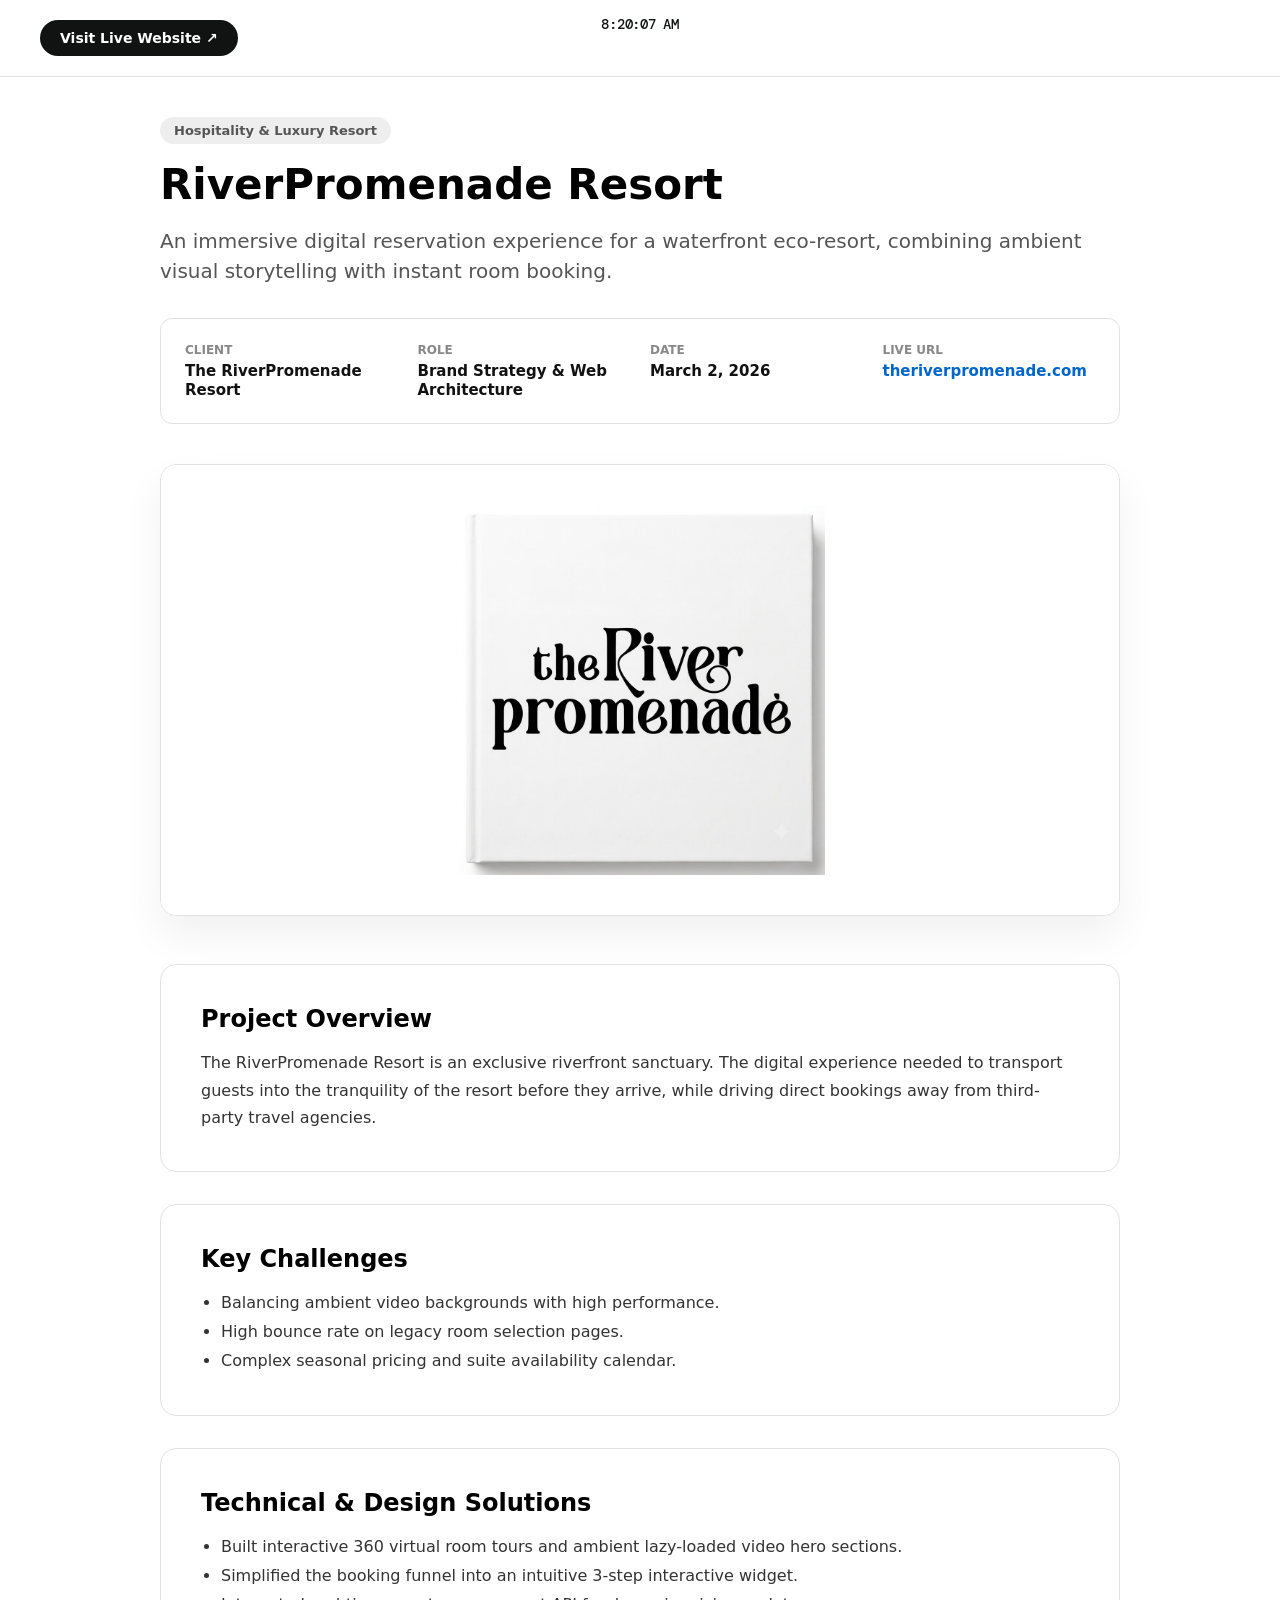
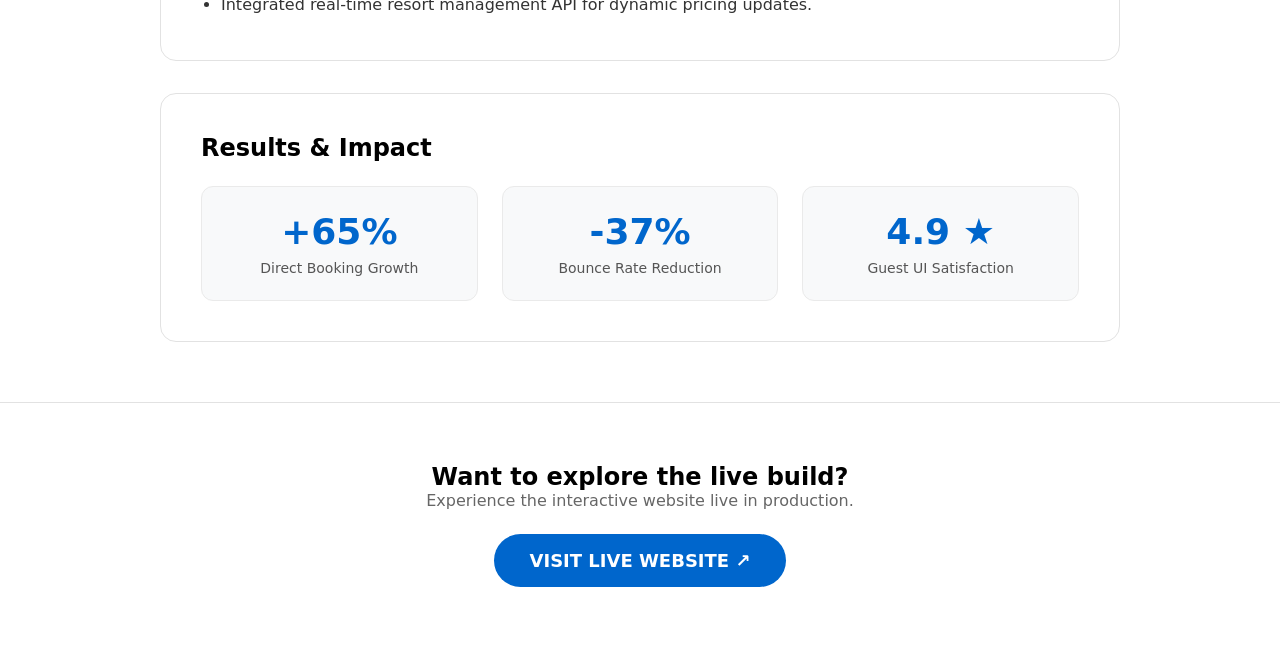
<file: case-study/riverpromenade-resort-website/index.html>
<!DOCTYPE html>
<html lang="en">
<head>
  <meta charset="UTF-8">
  <meta name="viewport" content="width=device-width, initial-scale=1.0">
  <title>VAISAKH SRIRAM - PRTFLIO</title>
  <meta name="author" content="Vaisakh Sriram">
  <meta name="description" content="Vaisakh Sriram is a Software Developer & Graphic Designer based in Palakkad, Kerala, with a passion for turning ideas into bold, functional, and visually striking digital experiences. Alongside his full-time work, he freelances across software development, web design, UI/UX, and graphic design — blending technology and creativity to build products that don’t just work, but make an impression. From developing high-performance software and crafting modern websites to designing intuitive interfaces and distinctive visual identities, he works across the entire digital spectrum. His work combines clean engineering, thoughtful design, and a strong eye for detail to create experiences that feel as good as they look. He has designed and developed digital products and creative solutions for clients and organizations including Arshia Singh, River Promenade, and others.">
  <meta property="og:site_name" content="VAISAKH SRIRAM">
  <link rel="stylesheet" href="/styles.css">
  <style>
    body {
      font-family: 'Inter', system-ui, sans-serif;
      background: #fafafa;
      color: #111212;
      margin: 0;
      padding: 0;
    }
    .cs-header {
      display: flex;
      justify-content: space-between;
      align-items: center;
      padding: 20px 40px;
      background: #ffffff;
      border-bottom: 1px solid #e2e2e2;
      position: sticky;
      top: 0;
      z-index: 100;
    }
    .cs-back-btn {
      display: inline-flex;
      align-items: center;
      gap: 8px;
      text-decoration: none;
      color: #111212;
      font-weight: 600;
      font-size: 14px;
      transition: color 0.2s ease;
    }
    .cs-back-btn:hover { color: #0066cc; }
    .cs-visit-btn {
      display: inline-flex;
      align-items: center;
      gap: 8px;
      background: #111212;
      color: #ffffff;
      padding: 10px 20px;
      border-radius: 24px;
      text-decoration: none;
      font-weight: 600;
      font-size: 14px;
      transition: background 0.2s ease, transform 0.2s ease;
    }
    .cs-visit-btn:hover {
      background: #0066cc;
      transform: translateY(-2px);
    }
    .cs-hero {
      max-width: 1000px;
      margin: 40px auto;
      padding: 0 20px;
    }
    .cs-tag {
      display: inline-block;
      background: #eeeeee;
      padding: 6px 14px;
      border-radius: 20px;
      font-size: 13px;
      font-weight: 600;
      margin-bottom: 16px;
      color: #555;
    }
    .cs-title {
      font-size: 42px;
      font-weight: 800;
      margin: 0 0 16px 0;
      line-height: 1.2;
    }
    .cs-tagline {
      font-size: 20px;
      color: #555;
      margin-bottom: 32px;
      line-height: 1.5;
    }
    .cs-meta-grid {
      display: grid;
      grid-template-columns: repeat(4, 1fr);
      gap: 20px;
      background: #ffffff;
      padding: 24px;
      border-radius: 12px;
      border: 1px solid #e2e2e2;
      margin-bottom: 40px;
    }
    .cs-meta-item label {
      display: block;
      font-size: 12px;
      color: #888;
      text-transform: uppercase;
      font-weight: 700;
      margin-bottom: 4px;
    }
    .cs-meta-item span {
      font-size: 15px;
      font-weight: 600;
      color: #111;
    }
    .cs-cover-wrapper {
      width: 100%;
      border-radius: 16px;
      overflow: hidden;
      margin-bottom: 48px;
      border: 1px solid #e2e2e2;
      box-shadow: 0 20px 40px rgba(0,0,0,0.06);
    }
    .cs-cover-img {
      width: 100%;
      height: auto;
      display: block;
    }
    .cs-section {
      background: #ffffff;
      border-radius: 16px;
      padding: 40px;
      border: 1px solid #e2e2e2;
      margin-bottom: 32px;
    }
    .cs-section h2 {
      font-size: 24px;
      font-weight: 700;
      margin-top: 0;
      margin-bottom: 16px;
    }
    .cs-section p {
      font-size: 16px;
      line-height: 1.7;
      color: #333;
    }
    .cs-list {
      padding-left: 20px;
      line-height: 1.8;
      color: #333;
    }
    .cs-stats-grid {
      display: grid;
      grid-template-columns: repeat(3, 1fr);
      gap: 24px;
      margin-top: 24px;
    }
    .cs-stat-card {
      background: #f8f9fa;
      padding: 24px;
      border-radius: 12px;
      border: 1px solid #eaeaea;
      text-align: center;
    }
    .cs-stat-num {
      font-size: 36px;
      font-weight: 800;
      color: #0066cc;
      margin-bottom: 8px;
    }
    .cs-stat-label {
      font-size: 14px;
      color: #555;
      font-weight: 500;
    }
    .cs-footer-cta {
      text-align: center;
      padding: 60px 20px;
      background: #ffffff;
      border-top: 1px solid #e2e2e2;
      margin-top: 60px;
    }
    .cs-cta-btn {
      display: inline-flex;
      align-items: center;
      gap: 12px;
      background: #0066cc;
      color: #ffffff;
      padding: 16px 36px;
      border-radius: 30px;
      text-decoration: none;
      font-size: 18px;
      font-weight: 700;
      transition: background 0.2s ease, transform 0.2s ease;
    }
    .cs-cta-btn:hover {
      background: #004fb3;
      transform: translateY(-3px);
    }
  </style>
<title>VAISAKH SRIRAM - PRTFLIO</title>
<meta name="description" content="Vaisakh Sriram is a Software Developer & Graphic Designer based in Palakkad, Kerala, with a passion for turning ideas into bold, functional, and visually striking digital experiences. Alongside his full-time work, he freelances across software development, web design, UI/UX, and graphic design — blending technology and creativity to build products that don’t just work, but make an impression. From developing high-performance software and crafting modern websites to designing intuitive interfaces and distinctive visual identities, he works across the entire digital spectrum. His work combines clean engineering, thoughtful design, and a strong eye for detail to create experiences that feel as good as they look. He has designed and developed digital products and creative solutions for clients and organizations including Arshia Singh, River Promenade, and others.">
<meta name="author" content="Vaisakh Sriram">
<meta name="keywords" content="Vaisakh Sriram, Software Developer, Web Designer, Portfolio, Palakkad, Kerala, Arshia Singh E-Commerce, RiverPromenade Resort, Eden John Caterers, Pura Pac Eco">
<meta name="robots" content="index, follow">
<meta property="og:type" content="website">
<meta property="og:site_name" content="VAISAKH SRIRAM - PRTFLIO">
<meta property="og:title" content="VAISAKH SRIRAM - PRTFLIO">
<meta property="og:description" content="Vaisakh Sriram is a Software Developer & Graphic Designer based in Palakkad, Kerala, with a passion for turning ideas into bold, functional, and visually striking digital experiences. Alongside his full-time work, he freelances across software development, web design, UI/UX, and graphic design — blending technology and creativity to build products that don’t just work, but make an impression. From developing high-performance software and crafting modern websites to designing intuitive interfaces and distinctive visual identities, he works across the entire digital spectrum. His work combines clean engineering, thoughtful design, and a strong eye for detail to create experiences that feel as good as they look. He has designed and developed digital products and creative solutions for clients and organizations including Arshia Singh, River Promenade, and others.">
<meta property="og:author" content="Vaisakh Sriram">
<meta name="twitter:card" content="summary_large_image">
<meta name="twitter:title" content="VAISAKH SRIRAM - PRTFLIO">
<meta name="twitter:description" content="Vaisakh Sriram is a Software Developer & Graphic Designer based in Palakkad, Kerala, with a passion for turning ideas into bold, functional, and visually striking digital experiences. Alongside his full-time work, he freelances across software development, web design, UI/UX, and graphic design — blending technology and creativity to build products that don’t just work, but make an impression. From developing high-performance software and crafting modern websites to designing intuitive interfaces and distinctive visual identities, he works across the entire digital spectrum. His work combines clean engineering, thoughtful design, and a strong eye for detail to create experiences that feel as good as they look. He has designed and developed digital products and creative solutions for clients and organizations including Arshia Singh, River Promenade, and others.">
<meta name="twitter:creator" content="@_vaisakhsriram">
<script type="application/ld+json">
{
  "@context": "https://schema.org",
  "@type": "Person",
  "name": "Vaisakh Sriram",
  "jobTitle": "Software Developer & Graphic Designer",
  "address": {
    "@type": "PostalAddress",
    "addressLocality": "Palakkad",
    "addressRegion": "Kerala",
    "addressCountry": "India"
  },
  "email": "mailto:vaisakhs2255@gmail.com",
  "telephone": "+918848932653",
  "sameAs": [
    "https://www.instagram.com/_vaisakhsriram?igsh=OGc3YjNiOGU1d252"
  ]
}
</script>
            <link rel="icon" type="image/gif" href="/favicon.gif?v=2">
    <link rel="shortcut icon" type="image/gif" href="/favicon.gif?v=2">
    <link rel="apple-touch-icon" href="/favicon.gif?v=2">
  <script src="/js/favicon-animator.js"></script>
</head>
<body>

  <header class="cs-header">
    <a href="/case-study/" class="cs-back-btn">← Back to Projects</a>
    <a href="https://theriverpromenade.com" target="_blank" rel="noopener noreferrer" class="cs-visit-btn">Visit Live Website ↗</a>
  </header>

  <main class="cs-hero">
    <span class="cs-tag">Hospitality & Luxury Resort</span>
    <h1 class="cs-title">RiverPromenade Resort</h1>
    <p class="cs-tagline">An immersive digital reservation experience for a waterfront eco-resort, combining ambient visual storytelling with instant room booking.</p>

    <div class="cs-meta-grid">
      <div class="cs-meta-item">
        <label>Client</label>
        <span>The RiverPromenade Resort</span>
      </div>
      <div class="cs-meta-item">
        <label>Role</label>
        <span>Brand Strategy & Web Architecture</span>
      </div>
      <div class="cs-meta-item">
        <label>Date</label>
        <span>March 2, 2026</span>
      </div>
      <div class="cs-meta-item">
        <label>Live URL</label>
        <span><a href="https://theriverpromenade.com" target="_blank" rel="noopener noreferrer" style="color:#0066cc;">theriverpromenade.com</a></span>
      </div>
    </div>

    <div class="cs-cover-wrapper">
      <img src="/riverpromenade-logo.png" alt="the River Promenade Logo" class="cs-cover-img" style="background:#ffffff;padding:40px;box-sizing:border-box;max-height:450px;object-fit:contain;">
    </div>

    <section class="cs-section">
      <h2>Project Overview</h2>
      <p>The RiverPromenade Resort is an exclusive riverfront sanctuary. The digital experience needed to transport guests into the tranquility of the resort before they arrive, while driving direct bookings away from third-party travel agencies.</p>
    </section>

    <section class="cs-section">
      <h2>Key Challenges</h2>
      <ul class="cs-list">
        <li>Balancing ambient video backgrounds with high performance.</li>
<li>High bounce rate on legacy room selection pages.</li>
<li>Complex seasonal pricing and suite availability calendar.</li>
      </ul>
    </section>

    <section class="cs-section">
      <h2>Technical & Design Solutions</h2>
      <ul class="cs-list">
        <li>Built interactive 360 virtual room tours and ambient lazy-loaded video hero sections.</li>
<li>Simplified the booking funnel into an intuitive 3-step interactive widget.</li>
<li>Integrated real-time resort management API for dynamic pricing updates.</li>
      </ul>
    </section>

    <section class="cs-section">
      <h2>Results & Impact</h2>
      <div class="cs-stats-grid">
        <div class="cs-stat-card"><div class="cs-stat-num">+65%</div><div class="cs-stat-label">Direct Booking Growth</div></div>
<div class="cs-stat-card"><div class="cs-stat-num">-37%</div><div class="cs-stat-label">Bounce Rate Reduction</div></div>
<div class="cs-stat-card"><div class="cs-stat-num">4.9 ★</div><div class="cs-stat-label">Guest UI Satisfaction</div></div>
      </div>
    </section>
  </main>

  <footer class="cs-footer-cta">
    <h2>Want to explore the live build?</h2>
    <p style="color:#666; margin-bottom: 24px;">Experience the interactive website live in production.</p>
    <a href="https://theriverpromenade.com" target="_blank" rel="noopener noreferrer" class="cs-cta-btn">VISIT LIVE WEBSITE ↗</a>
  </footer>

  <script src="/app.js"></script>
</body>
</html>
</file>
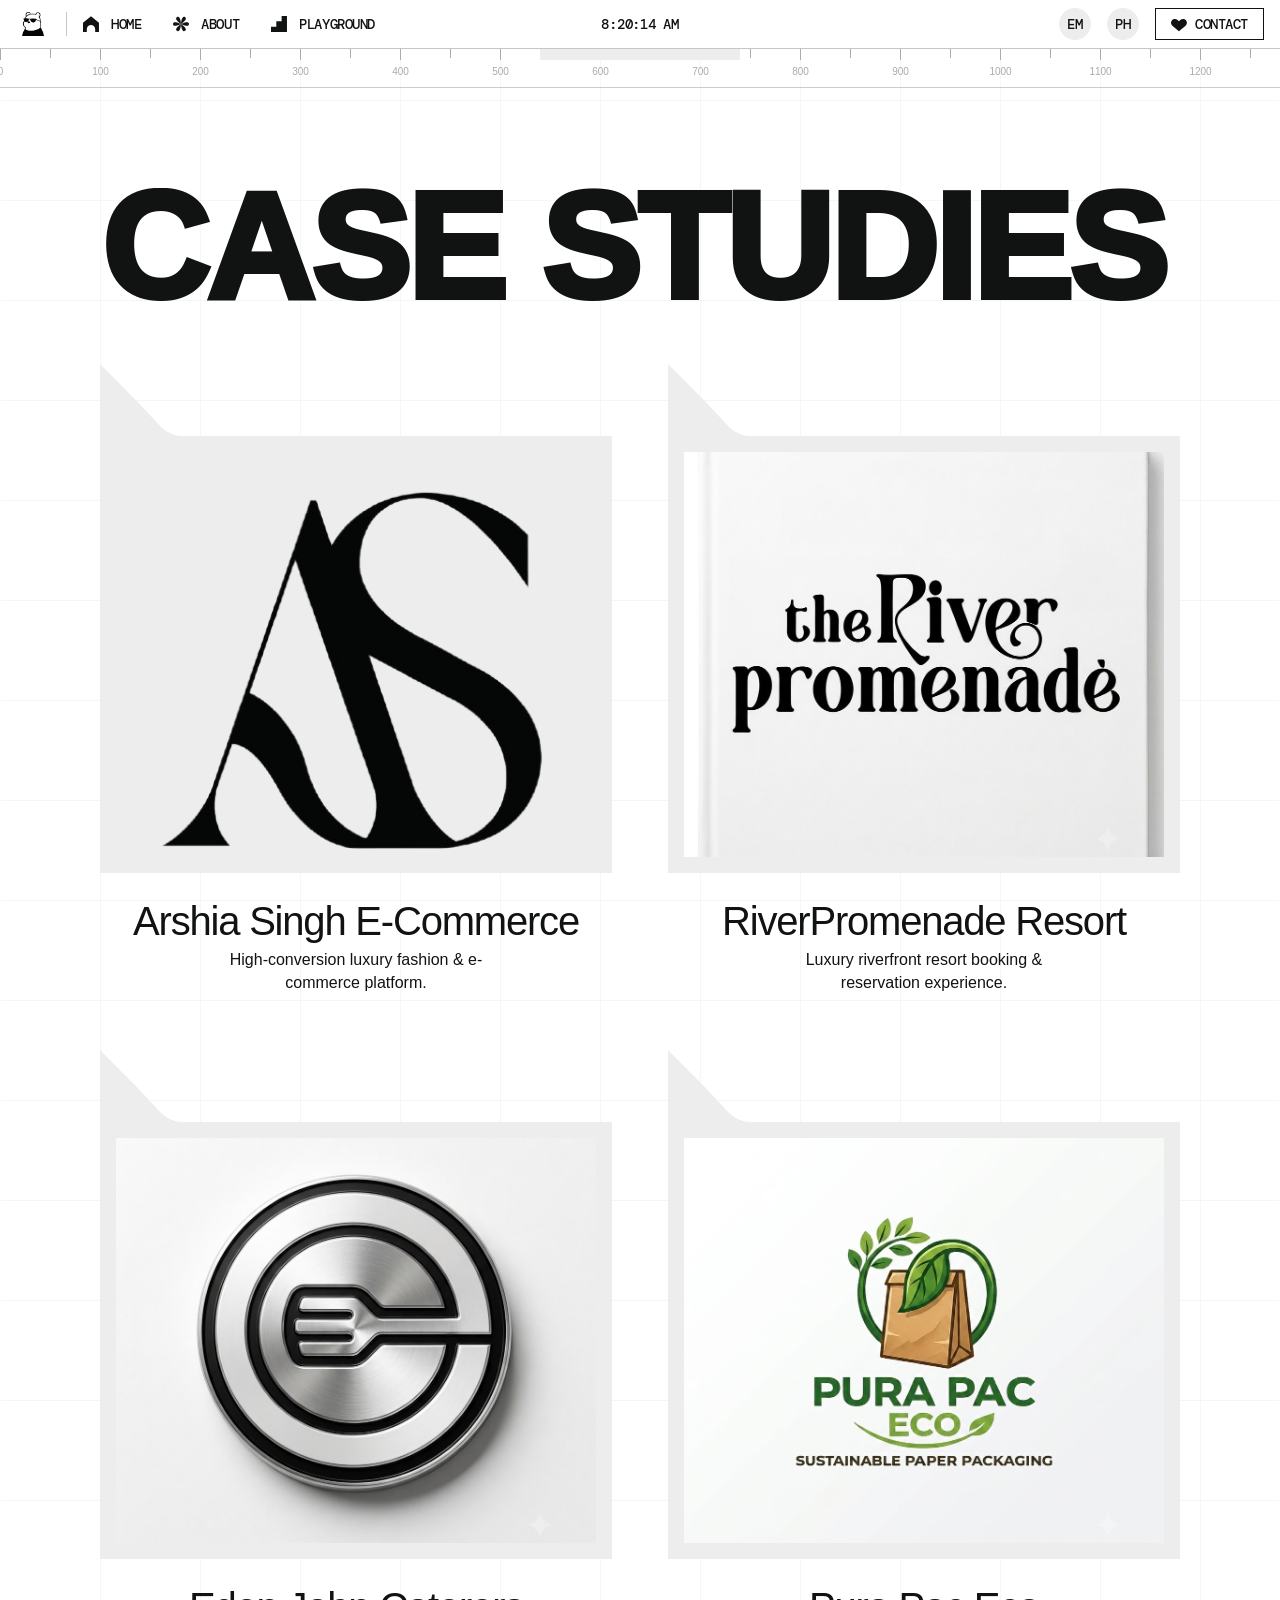
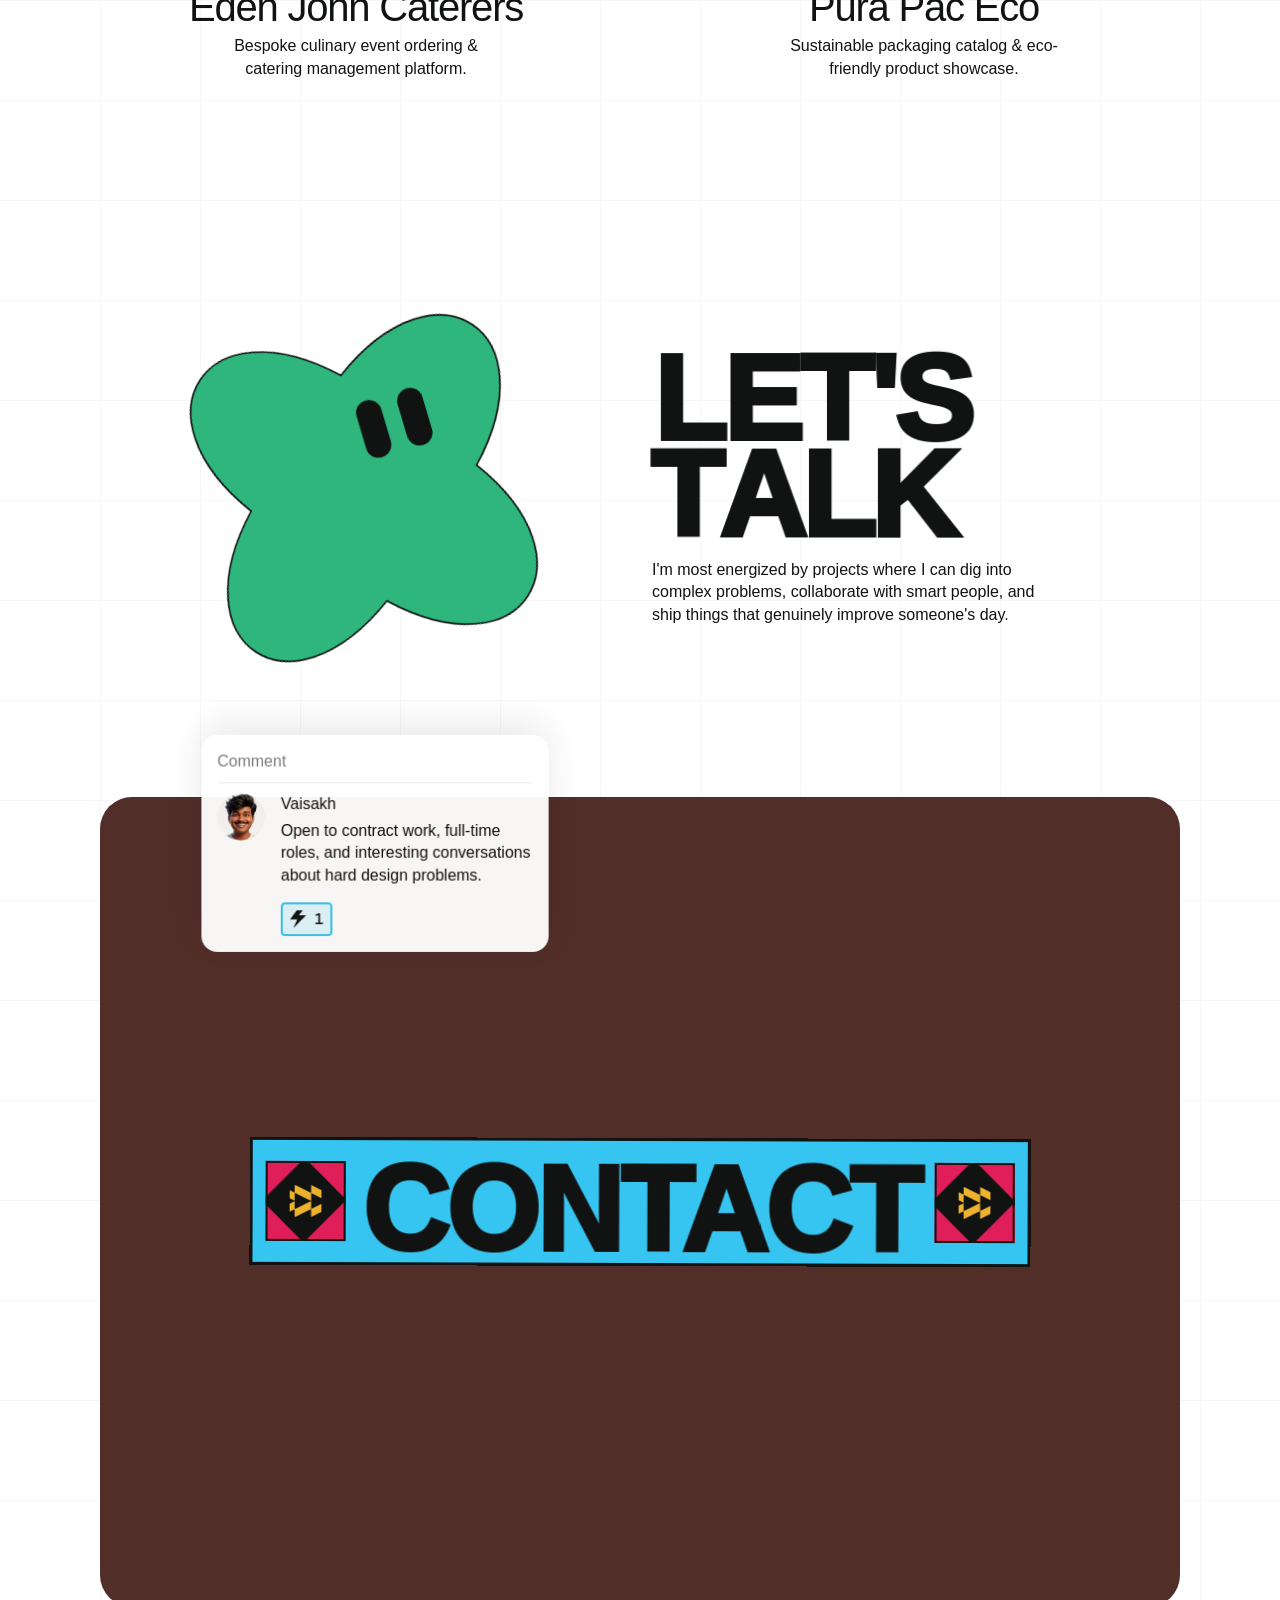
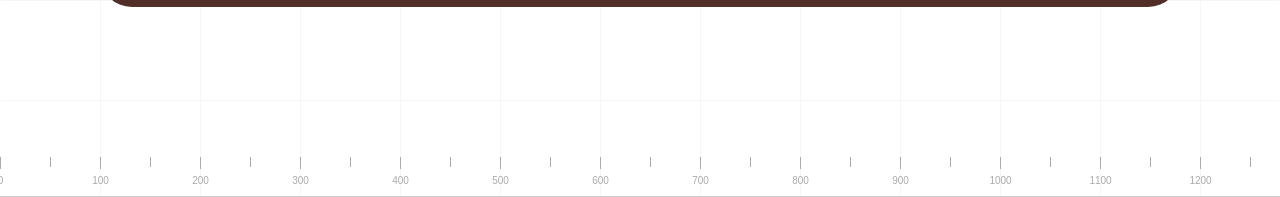
<file: case-study.html>
<!doctype html>
<!-- Portfolio of Vaisakh Sriram — Case Studies & Selected Work -->
<html dir="ltr" lang="en">
<head>
	<meta charset="utf-8">
	<meta name="viewport" content="width=device-width, initial-scale=1.0">
	<meta name="author" content="Vaisakh Sriram">
	<title>VAISAKH SRIRAM - PRTFLIO</title>
    <meta name="description" content="Vaisakh Sriram is a Software Developer & Graphic Designer based in Palakkad, Kerala, with a passion for turning ideas into bold, functional, and visually striking digital experiences. Alongside his full-time work, he freelances across software development, web design, UI/UX, and graphic design — blending technology and creativity to build products that don’t just work, but make an impression. From developing high-performance software and crafting modern websites to designing intuitive interfaces and distinctive visual identities, he works across the entire digital spectrum. His work combines clean engineering, thoughtful design, and a strong eye for detail to create experiences that feel as good as they look. He has designed and developed digital products and creative solutions for clients and organizations including Arshia Singh, River Promenade, and others.">
    <meta name="keywords" content="Vaisakh Sriram, Vaisakh Sriram case studies, Vaisakh Sriram portfolio, Vaisakh Sriram product designer, Vaisakh Sriram work">
    <meta name="robots" content="index, follow, max-image-preview:large, max-snippet:-1, max-video-preview:-1">
    <meta name="googlebot" content="index, follow, max-snippet:-1, max-image-preview:large, max-video-preview:-1">
    <link rel="canonical" href="https://vaisakhsriram.com/case-study.html">
    
                <link rel="icon" type="image/gif" href="/favicon.gif?v=2">
    <link rel="shortcut icon" type="image/gif" href="/favicon.gif?v=2">
    <link rel="apple-touch-icon" href="/favicon.gif?v=2">
<!-- Open Graph -->
    <meta property="og:type" content="website">
    <meta property="og:url" content="https://vaisakhsriram.com/case-study.html">
    <meta property="og:site_name" content="VAISAKH SRIRAM">
    <meta property="og:title" content="Case Studies — Vaisakh Sriram">
    <meta property="og:description" content="Vaisakh Sriram is a Software Developer & Graphic Designer based in Palakkad, Kerala, with a passion for turning ideas into bold, functional, and visually striking digital experiences. Alongside his full-time work, he freelances across software development, web design, UI/UX, and graphic design — blending technology and creativity to build products that don’t just work, but make an impression. From developing high-performance software and crafting modern websites to designing intuitive interfaces and distinctive visual identities, he works across the entire digital spectrum. His work combines clean engineering, thoughtful design, and a strong eye for detail to create experiences that feel as good as they look. He has designed and developed digital products and creative solutions for clients and organizations including Arshia Singh, River Promenade, and others.">
    <meta property="og:image" content="https://framerusercontent.com/images/fLhqLc1Zfa1vomoVNhwjalzo.jpg">
    <!-- X / Twitter -->
    <meta name="twitter:card" content="summary_large_image">
    <meta name="twitter:title" content="Case Studies — Vaisakh Sriram">
    <meta name="twitter:description" content="Vaisakh Sriram is a Software Developer & Graphic Designer based in Palakkad, Kerala, with a passion for turning ideas into bold, functional, and visually striking digital experiences. Alongside his full-time work, he freelances across software development, web design, UI/UX, and graphic design — blending technology and creativity to build products that don’t just work, but make an impression. From developing high-performance software and crafting modern websites to designing intuitive interfaces and distinctive visual identities, he works across the entire digital spectrum. His work combines clean engineering, thoughtful design, and a strong eye for detail to create experiences that feel as good as they look. He has designed and developed digital products and creative solutions for clients and organizations including Arshia Singh, River Promenade, and others.">
    <meta name="twitter:image" content="https://framerusercontent.com/images/fLhqLc1Zfa1vomoVNhwjalzo.jpg">
    
    <!-- CollectionPage & Person Structured Data -->
    <script type="application/ld+json">
    {
      "@context": "https://schema.org",
      "@graph": [
        {
          "@type": "Person",
          "@id": "https://vaisakhsriram.com/#person",
          "name": "Vaisakh Sriram",
          "jobTitle": "Software Developer & Graphic Designer",
          "url": "https://vaisakhsriram.com"
        },
        {
          "@type": "CollectionPage",
          "@id": "https://vaisakhsriram.com/case-study.html#webpage",
          "url": "https://vaisakhsriram.com/case-study.html",
          "name": "Vaisakh Sriram Case Studies",
          "creator": {
            "@id": "https://vaisakhsriram.com/#person"
          }
        }
      ]
    }
    </script>
	
	
	<script>try{if(localStorage.getItem("__framer_force_showing_editorbar_since")){const n=document.createElement("link");n.rel="modulepreload";n.href="https://framer.com/edit/init.mjs";document.head.appendChild(n)}}catch(e){}</script>
	<!-- Start of headStart -->
    
    <!-- End of headStart -->
	
	<style data-framer-font-css>/* latin-ext */
@font-face {
  font-family: 'DM Mono';
  font-style: italic;
  font-weight: 500;
  src: url(https://fonts.gstatic.com/s/dmmono/v16/aFTT7PB1QTsUX8KYth-o9YedYY35Zlk.woff2) format('woff2');
  unicode-range: U+0100-02BA, U+02BD-02C5, U+02C7-02CC, U+02CE-02D7, U+02DD-02FF, U+0304, U+0308, U+0329, U+1D00-1DBF, U+1E00-1E9F, U+1EF2-1EFF, U+2020, U+20A0-20AB, U+20AD-20C0, U+2113, U+2C60-2C7F, U+A720-A7FF;
}
/* latin */
@font-face {
  font-family: 'DM Mono';
  font-style: italic;
  font-weight: 500;
  src: url(https://fonts.gstatic.com/s/dmmono/v16/aFTT7PB1QTsUX8KYth-o9Yedb435.woff2) format('woff2');
  unicode-range: U+0000-00FF, U+0131, U+0152-0153, U+02BB-02BC, U+02C6, U+02DA, U+02DC, U+0304, U+0308, U+0329, U+2000-206F, U+20AC, U+2122, U+2191, U+2193, U+2212, U+2215, U+FEFF, U+FFFD;
}
/* latin-ext */
@font-face {
  font-family: 'DM Mono';
  font-style: normal;
  font-weight: 500;
  src: url(https://fonts.gstatic.com/s/dmmono/v16/aFTR7PB1QTsUX8KYvumzEY2tbZX9.woff2) format('woff2');
  unicode-range: U+0100-02BA, U+02BD-02C5, U+02C7-02CC, U+02CE-02D7, U+02DD-02FF, U+0304, U+0308, U+0329, U+1D00-1DBF, U+1E00-1E9F, U+1EF2-1EFF, U+2020, U+20A0-20AB, U+20AD-20C0, U+2113, U+2C60-2C7F, U+A720-A7FF;
}
/* latin */
@font-face {
  font-family: 'DM Mono';
  font-style: normal;
  font-weight: 500;
  src: url(https://fonts.gstatic.com/s/dmmono/v16/aFTR7PB1QTsUX8KYvumzEYOtbQ.woff2) format('woff2');
  unicode-range: U+0000-00FF, U+0131, U+0152-0153, U+02BB-02BC, U+02C6, U+02DA, U+02DC, U+0304, U+0308, U+0329, U+2000-206F, U+20AC, U+2122, U+2191, U+2193, U+2212, U+2215, U+FEFF, U+FFFD;
}
/* cyrillic-ext */
@font-face {
  font-family: 'Fragment Mono';
  font-style: normal;
  font-weight: 400;
  src: url(https://fonts.gstatic.com/s/fragmentmono/v6/4iCr6K5wfMRRjxp0DA6-2CLnB45HhrUI.woff2) format('woff2');
  unicode-range: U+0460-052F, U+1C80-1C8A, U+20B4, U+2DE0-2DFF, U+A640-A69F, U+FE2E-FE2F;
}
/* latin-ext */
@font-face {
  font-family: 'Fragment Mono';
  font-style: normal;
  font-weight: 400;
  src: url(https://fonts.gstatic.com/s/fragmentmono/v6/4iCr6K5wfMRRjxp0DA6-2CLnB41HhrUI.woff2) format('woff2');
  unicode-range: U+0100-02BA, U+02BD-02C5, U+02C7-02CC, U+02CE-02D7, U+02DD-02FF, U+0304, U+0308, U+0329, U+1D00-1DBF, U+1E00-1E9F, U+1EF2-1EFF, U+2020, U+20A0-20AB, U+20AD-20C0, U+2113, U+2C60-2C7F, U+A720-A7FF;
}
/* latin */
@font-face {
  font-family: 'Fragment Mono';
  font-style: normal;
  font-weight: 400;
  src: url(https://fonts.gstatic.com/s/fragmentmono/v6/4iCr6K5wfMRRjxp0DA6-2CLnB4NHhg.woff2) format('woff2');
  unicode-range: U+0000-00FF, U+0131, U+0152-0153, U+02BB-02BC, U+02C6, U+02DA, U+02DC, U+0304, U+0308, U+0329, U+2000-206F, U+20AC, U+2122, U+2191, U+2193, U+2212, U+2215, U+FEFF, U+FFFD;
}
/* cyrillic-ext */
@font-face {
  font-family: 'Geist Mono';
  font-style: normal;
  font-weight: 400;
  src: url(https://fonts.gstatic.com/s/geistmono/v6/or3yQ6H-1_WfwkMZI_qYPLs1a-t7PU0AbeE9KK5Z5ClqOw.woff2) format('woff2');
  unicode-range: U+0460-052F, U+1C80-1C8A, U+20B4, U+2DE0-2DFF, U+A640-A69F, U+FE2E-FE2F;
}
/* cyrillic */
@font-face {
  font-family: 'Geist Mono';
  font-style: normal;
  font-weight: 400;
  src: url(https://fonts.gstatic.com/s/geistmono/v6/or3yQ6H-1_WfwkMZI_qYPLs1a-t7PU0AbeE9KK5Q5ClqOw.woff2) format('woff2');
  unicode-range: U+0301, U+0400-045F, U+0490-0491, U+04B0-04B1, U+2116;
}
/* symbols2 */
@font-face {
  font-family: 'Geist Mono';
  font-style: normal;
  font-weight: 400;
  src: url(https://fonts.gstatic.com/s/geistmono/v6/or3yQ6H-1_WfwkMZI_qYPLs1a-t7PU0AbeE9KK7uxQxXAuk.woff2) format('woff2');
  unicode-range: U+2000-2001, U+2004-2008, U+200A, U+23B8-23BD, U+2500-259F;
}
/* vietnamese */
@font-face {
  font-family: 'Geist Mono';
  font-style: normal;
  font-weight: 400;
  src: url(https://fonts.gstatic.com/s/geistmono/v6/or3yQ6H-1_WfwkMZI_qYPLs1a-t7PU0AbeE9KK5b5ClqOw.woff2) format('woff2');
  unicode-range: U+0102-0103, U+0110-0111, U+0128-0129, U+0168-0169, U+01A0-01A1, U+01AF-01B0, U+0300-0301, U+0303-0304, U+0308-0309, U+0323, U+0329, U+1EA0-1EF9, U+20AB;
}
/* latin-ext */
@font-face {
  font-family: 'Geist Mono';
  font-style: normal;
  font-weight: 400;
  src: url(https://fonts.gstatic.com/s/geistmono/v6/or3yQ6H-1_WfwkMZI_qYPLs1a-t7PU0AbeE9KK5a5ClqOw.woff2) format('woff2');
  unicode-range: U+0100-02BA, U+02BD-02C5, U+02C7-02CC, U+02CE-02D7, U+02DD-02FF, U+0304, U+0308, U+0329, U+1D00-1DBF, U+1E00-1E9F, U+1EF2-1EFF, U+2020, U+20A0-20AB, U+20AD-20C0, U+2113, U+2C60-2C7F, U+A720-A7FF;
}
/* latin */
@font-face {
  font-family: 'Geist Mono';
  font-style: normal;
  font-weight: 400;
  src: url(https://fonts.gstatic.com/s/geistmono/v6/or3yQ6H-1_WfwkMZI_qYPLs1a-t7PU0AbeE9KK5U5Ck.woff2) format('woff2');
  unicode-range: U+0000-00FF, U+0131, U+0152-0153, U+02BB-02BC, U+02C6, U+02DA, U+02DC, U+0304, U+0308, U+0329, U+2000-206F, U+20AC, U+2122, U+2191, U+2193, U+2212, U+2215, U+FEFF, U+FFFD;
}
/* latin-ext */
@font-face {
  font-family: 'Just Me Again Down Here';
  font-style: normal;
  font-weight: 400;
  src: url(https://fonts.gstatic.com/s/justmeagaindownhere/v25/MwQmbgXtz-Wc6RUEGNMc0QpRrfUh2hSdBBMoAtwOtKHAcw.woff2) format('woff2');
  unicode-range: U+0100-02BA, U+02BD-02C5, U+02C7-02CC, U+02CE-02D7, U+02DD-02FF, U+0304, U+0308, U+0329, U+1D00-1DBF, U+1E00-1E9F, U+1EF2-1EFF, U+2020, U+20A0-20AB, U+20AD-20C0, U+2113, U+2C60-2C7F, U+A720-A7FF;
}
/* latin */
@font-face {
  font-family: 'Just Me Again Down Here';
  font-style: normal;
  font-weight: 400;
  src: url(https://fonts.gstatic.com/s/justmeagaindownhere/v25/MwQmbgXtz-Wc6RUEGNMc0QpRrfUh2hSdBBMoAtwAtKE.woff2) format('woff2');
  unicode-range: U+0000-00FF, U+0131, U+0152-0153, U+02BB-02BC, U+02C6, U+02DA, U+02DC, U+0304, U+0308, U+0329, U+2000-206F, U+20AC, U+2122, U+2191, U+2193, U+2212, U+2215, U+FEFF, U+FFFD;
}

@font-face { font-family: "Inter Display"; src: url("https://framerusercontent.com/assets/ePuN3mCjzajIHnyCdvKBFiZkyY0.woff2"); font-display: swap; font-style: normal; font-weight: 500; unicode-range: U+0460-052F, U+1C80-1C88, U+20B4, U+2DE0-2DFF, U+A640-A69F, U+FE2E-FE2F }
@font-face { font-family: "Inter Display"; src: url("https://framerusercontent.com/assets/V3j1L0o5vPFKe26Sw4HcpXCfHo.woff2"); font-display: swap; font-style: normal; font-weight: 500; unicode-range: U+0301, U+0400-045F, U+0490-0491, U+04B0-04B1, U+2116 }
@font-face { font-family: "Inter Display"; src: url("https://framerusercontent.com/assets/F3kdpd2N0cToWV5huaZjjgM.woff2"); font-display: swap; font-style: normal; font-weight: 500; unicode-range: U+1F00-1FFF }
@font-face { font-family: "Inter Display"; src: url("https://framerusercontent.com/assets/0iDmxkizU9goZoclqIqsV5rvETU.woff2"); font-display: swap; font-style: normal; font-weight: 500; unicode-range: U+0370-03FF }
@font-face { font-family: "Inter Display"; src: url("https://framerusercontent.com/assets/r0mv3NegmA0akcQsNFotG32Las.woff2"); font-display: swap; font-style: normal; font-weight: 500; unicode-range: U+0100-024F, U+0259, U+1E00-1EFF, U+2020, U+20A0-20AB, U+20AD-20CF, U+2113, U+2C60-2C7F, U+A720-A7FF }
@font-face { font-family: "Inter Display"; src: url("https://framerusercontent.com/assets/iwWTDc49ENF2tCHbqlNARXw6Ug.woff2"); font-display: swap; font-style: normal; font-weight: 500; unicode-range: U+0000-00FF, U+0131, U+0152-0153, U+02BB-02BC, U+02C6, U+02DA, U+02DC, U+2000-206F, U+2070, U+2074-207E, U+2080-208E, U+20AC, U+2122, U+2191, U+2193, U+2212, U+2215, U+FEFF, U+FFFD }
@font-face { font-family: "Inter Display"; src: url("https://framerusercontent.com/assets/Ii21jnSJkulBKsHHXKlapi7fv9w.woff2"); font-display: swap; font-style: normal; font-weight: 500; unicode-range: U+0102-0103, U+0110-0111, U+0128-0129, U+0168-0169, U+01A0-01A1, U+01AF-01B0, U+1EA0-1EF9, U+20AB }
@font-face { font-family: "Inter"; src: url("https://framerusercontent.com/assets/5vvr9Vy74if2I6bQbJvbw7SY1pQ.woff2"); font-display: swap; font-style: normal; font-weight: 400; unicode-range: U+0460-052F, U+1C80-1C88, U+20B4, U+2DE0-2DFF, U+A640-A69F, U+FE2E-FE2F }
@font-face { font-family: "Inter"; src: url("https://framerusercontent.com/assets/EOr0mi4hNtlgWNn9if640EZzXCo.woff2"); font-display: swap; font-style: normal; font-weight: 400; unicode-range: U+0301, U+0400-045F, U+0490-0491, U+04B0-04B1, U+2116 }
@font-face { font-family: "Inter"; src: url("https://framerusercontent.com/assets/Y9k9QrlZAqio88Klkmbd8VoMQc.woff2"); font-display: swap; font-style: normal; font-weight: 400; unicode-range: U+1F00-1FFF }
@font-face { font-family: "Inter"; src: url("https://framerusercontent.com/assets/OYrD2tBIBPvoJXiIHnLoOXnY9M.woff2"); font-display: swap; font-style: normal; font-weight: 400; unicode-range: U+0370-03FF }
@font-face { font-family: "Inter"; src: url("https://framerusercontent.com/assets/JeYwfuaPfZHQhEG8U5gtPDZ7WQ.woff2"); font-display: swap; font-style: normal; font-weight: 400; unicode-range: U+0100-024F, U+0259, U+1E00-1EFF, U+2020, U+20A0-20AB, U+20AD-20CF, U+2113, U+2C60-2C7F, U+A720-A7FF }
@font-face { font-family: "Inter"; src: url("https://framerusercontent.com/assets/GrgcKwrN6d3Uz8EwcLHZxwEfC4.woff2"); font-display: swap; font-style: normal; font-weight: 400; unicode-range: U+0000-00FF, U+0131, U+0152-0153, U+02BB-02BC, U+02C6, U+02DA, U+02DC, U+2000-206F, U+2070, U+2074-207E, U+2080-208E, U+20AC, U+2122, U+2191, U+2193, U+2212, U+2215, U+FEFF, U+FFFD }
@font-face { font-family: "Inter"; src: url("https://framerusercontent.com/assets/b6Y37FthZeALduNqHicBT6FutY.woff2"); font-display: swap; font-style: normal; font-weight: 400; unicode-range: U+0102-0103, U+0110-0111, U+0128-0129, U+0168-0169, U+01A0-01A1, U+01AF-01B0, U+1EA0-1EF9, U+20AB }
@font-face { font-family: "Inter Display"; src: url("https://framerusercontent.com/assets/I11LrmuBDQZweplJ62KkVsklU5Y.woff2"); font-display: swap; font-style: normal; font-weight: 700; unicode-range: U+0460-052F, U+1C80-1C88, U+20B4, U+2DE0-2DFF, U+A640-A69F, U+FE2E-FE2F }
@font-face { font-family: "Inter Display"; src: url("https://framerusercontent.com/assets/UjFZPDy3qGuDktQM4q9CxhKfIa8.woff2"); font-display: swap; font-style: normal; font-weight: 700; unicode-range: U+0301, U+0400-045F, U+0490-0491, U+04B0-04B1, U+2116 }
@font-face { font-family: "Inter Display"; src: url("https://framerusercontent.com/assets/8exwVHJy2DhJ4N5prYlVMrEKmQ.woff2"); font-display: swap; font-style: normal; font-weight: 700; unicode-range: U+1F00-1FFF }
@font-face { font-family: "Inter Display"; src: url("https://framerusercontent.com/assets/UTeedEK21hO5jDxEUldzdScUqpg.woff2"); font-display: swap; font-style: normal; font-weight: 700; unicode-range: U+0370-03FF }
@font-face { font-family: "Inter Display"; src: url("https://framerusercontent.com/assets/Ig8B8nzy11hzIWEIYnkg91sofjo.woff2"); font-display: swap; font-style: normal; font-weight: 700; unicode-range: U+0100-024F, U+0259, U+1E00-1EFF, U+2020, U+20A0-20AB, U+20AD-20CF, U+2113, U+2C60-2C7F, U+A720-A7FF }
@font-face { font-family: "Inter Display"; src: url("https://framerusercontent.com/assets/qITWJ2WdG0wrgQPDb8lvnYnTXDg.woff2"); font-display: swap; font-style: normal; font-weight: 700; unicode-range: U+0000-00FF, U+0131, U+0152-0153, U+02BB-02BC, U+02C6, U+02DA, U+02DC, U+2000-206F, U+2070, U+2074-207E, U+2080-208E, U+20AC, U+2122, U+2191, U+2193, U+2212, U+2215, U+FEFF, U+FFFD }
@font-face { font-family: "Inter Display"; src: url("https://framerusercontent.com/assets/qctQFoJqJ9aIbRSIp0AhCQpFxn8.woff2"); font-display: swap; font-style: normal; font-weight: 700; unicode-range: U+0102-0103, U+0110-0111, U+0128-0129, U+0168-0169, U+01A0-01A1, U+01AF-01B0, U+1EA0-1EF9, U+20AB }
@font-face { font-family: "Inter Display"; src: url("https://framerusercontent.com/assets/fXvVh2JeZlehNcEhKHpHH0frSl0.woff2"); font-display: swap; font-style: italic; font-weight: 700; unicode-range: U+0460-052F, U+1C80-1C88, U+20B4, U+2DE0-2DFF, U+A640-A69F, U+FE2E-FE2F }
@font-face { font-family: "Inter Display"; src: url("https://framerusercontent.com/assets/7pScaNeb6M7n2HF2jKemDqzCIr4.woff2"); font-display: swap; font-style: italic; font-weight: 700; unicode-range: U+0301, U+0400-045F, U+0490-0491, U+04B0-04B1, U+2116 }
@font-face { font-family: "Inter Display"; src: url("https://framerusercontent.com/assets/qS4UjQYyATcVV9rODk0Zx9KhkY8.woff2"); font-display: swap; font-style: italic; font-weight: 700; unicode-range: U+1F00-1FFF }
@font-face { font-family: "Inter Display"; src: url("https://framerusercontent.com/assets/VfD2n20yM7v0hrUEBHEyafsmMBY.woff2"); font-display: swap; font-style: italic; font-weight: 700; unicode-range: U+0370-03FF }
@font-face { font-family: "Inter Display"; src: url("https://framerusercontent.com/assets/4oIO9fB59bn3cKFWz7piCj28z9s.woff2"); font-display: swap; font-style: italic; font-weight: 700; unicode-range: U+0100-024F, U+0259, U+1E00-1EFF, U+2020, U+20A0-20AB, U+20AD-20CF, U+2113, U+2C60-2C7F, U+A720-A7FF }
@font-face { font-family: "Inter Display"; src: url("https://framerusercontent.com/assets/MzumQQZJQBC6KM1omtmwOtsogtI.woff2"); font-display: swap; font-style: italic; font-weight: 700; unicode-range: U+0000-00FF, U+0131, U+0152-0153, U+02BB-02BC, U+02C6, U+02DA, U+02DC, U+2000-206F, U+2070, U+2074-207E, U+2080-208E, U+20AC, U+2122, U+2191, U+2193, U+2212, U+2215, U+FEFF, U+FFFD }
@font-face { font-family: "Inter Display"; src: url("https://framerusercontent.com/assets/F5Lmfd3fCAu7TwiYbI4DLWw4ks.woff2"); font-display: swap; font-style: italic; font-weight: 700; unicode-range: U+0102-0103, U+0110-0111, U+0128-0129, U+0168-0169, U+01A0-01A1, U+01AF-01B0, U+1EA0-1EF9, U+20AB }
@font-face { font-family: "Inter Display"; src: url("https://framerusercontent.com/assets/A5P4nkYCJlLQxGxaS1lzG8PNSc.woff2"); font-display: swap; font-style: italic; font-weight: 500; unicode-range: U+0460-052F, U+1C80-1C88, U+20B4, U+2DE0-2DFF, U+A640-A69F, U+FE2E-FE2F }
@font-face { font-family: "Inter Display"; src: url("https://framerusercontent.com/assets/vuPfygr1n1zYxscvWgGI8hRf3LE.woff2"); font-display: swap; font-style: italic; font-weight: 500; unicode-range: U+0301, U+0400-045F, U+0490-0491, U+04B0-04B1, U+2116 }
@font-face { font-family: "Inter Display"; src: url("https://framerusercontent.com/assets/jplzYzqFHXreyADwk9yrkQlWQ.woff2"); font-display: swap; font-style: italic; font-weight: 500; unicode-range: U+1F00-1FFF }
@font-face { font-family: "Inter Display"; src: url("https://framerusercontent.com/assets/sSIKP2TfVPvfK7YVENPE5H87A.woff2"); font-display: swap; font-style: italic; font-weight: 500; unicode-range: U+0370-03FF }
@font-face { font-family: "Inter Display"; src: url("https://framerusercontent.com/assets/gawbeo7iEJSRZ4kcrh6YRrU8o.woff2"); font-display: swap; font-style: italic; font-weight: 500; unicode-range: U+0100-024F, U+0259, U+1E00-1EFF, U+2020, U+20A0-20AB, U+20AD-20CF, U+2113, U+2C60-2C7F, U+A720-A7FF }
@font-face { font-family: "Inter Display"; src: url("https://framerusercontent.com/assets/RkMAGv2iAm3rw7tZzs7FaZf0rM.woff2"); font-display: swap; font-style: italic; font-weight: 500; unicode-range: U+0000-00FF, U+0131, U+0152-0153, U+02BB-02BC, U+02C6, U+02DA, U+02DC, U+2000-206F, U+2070, U+2074-207E, U+2080-208E, U+20AC, U+2122, U+2191, U+2193, U+2212, U+2215, U+FEFF, U+FFFD }
@font-face { font-family: "Inter Display"; src: url("https://framerusercontent.com/assets/8E92vrr3j1gDqzepmeSbD2u0JxA.woff2"); font-display: swap; font-style: italic; font-weight: 500; unicode-range: U+0102-0103, U+0110-0111, U+0128-0129, U+0168-0169, U+01A0-01A1, U+01AF-01B0, U+1EA0-1EF9, U+20AB }
@font-face { font-family: "Inter"; src: url("https://framerusercontent.com/assets/mkY5Sgyq51ik0AMrSBwhm9DJg.woff2"); font-style: normal; font-weight: 900; unicode-range: U+0460-052F, U+1C80-1C88, U+20B4, U+2DE0-2DFF, U+A640-A69F, U+FE2E-FE2F }
@font-face { font-family: "Inter"; src: url("https://framerusercontent.com/assets/X5hj6qzcHUYv7h1390c8Rhm6550.woff2"); font-style: normal; font-weight: 900; unicode-range: U+0301, U+0400-045F, U+0490-0491, U+04B0-04B1, U+2116 }
@font-face { font-family: "Inter"; src: url("https://framerusercontent.com/assets/gQhNpS3tN86g8RcVKYUUaKt2oMQ.woff2"); font-style: normal; font-weight: 900; unicode-range: U+1F00-1FFF }
@font-face { font-family: "Inter"; src: url("https://framerusercontent.com/assets/cugnVhSraaRyANCaUtI5FV17wk.woff2"); font-style: normal; font-weight: 900; unicode-range: U+0370-03FF }
@font-face { font-family: "Inter"; src: url("https://framerusercontent.com/assets/5HcVoGak8k5agFJSaKa4floXVu0.woff2"); font-style: normal; font-weight: 900; unicode-range: U+0100-024F, U+0259, U+1E00-1EFF, U+2020, U+20A0-20AB, U+20AD-20CF, U+2113, U+2C60-2C7F, U+A720-A7FF }
@font-face { font-family: "Inter"; src: url("https://framerusercontent.com/assets/rZ5DdENNqIdFTIyQQiP5isO7M.woff2"); font-style: normal; font-weight: 900; unicode-range: U+0000-00FF, U+0131, U+0152-0153, U+02BB-02BC, U+02C6, U+02DA, U+02DC, U+2000-206F, U+2070, U+2074-207E, U+2080-208E, U+20AC, U+2122, U+2191, U+2193, U+2212, U+2215, U+FEFF, U+FFFD }
@font-face { font-family: "Inter"; src: url("https://framerusercontent.com/assets/P2Bw01CtL0b9wqygO0sSVogWbo.woff2"); font-style: normal; font-weight: 900; unicode-range: U+0102-0103, U+0110-0111, U+0128-0129, U+0168-0169, U+01A0-01A1, U+01AF-01B0, U+1EA0-1EF9, U+20AB }
@font-face { font-family: "Inter"; src: url("https://framerusercontent.com/assets/05KsVHGDmqXSBXM4yRZ65P8i0s.woff2"); font-style: italic; font-weight: 900; unicode-range: U+0460-052F, U+1C80-1C88, U+20B4, U+2DE0-2DFF, U+A640-A69F, U+FE2E-FE2F }
@font-face { font-family: "Inter"; src: url("https://framerusercontent.com/assets/ky8ovPukK4dJ1Pxq74qGhOqCYI.woff2"); font-style: italic; font-weight: 900; unicode-range: U+0301, U+0400-045F, U+0490-0491, U+04B0-04B1, U+2116 }
@font-face { font-family: "Inter"; src: url("https://framerusercontent.com/assets/vvNSqIj42qeQ2bvCRBIWKHscrc.woff2"); font-style: italic; font-weight: 900; unicode-range: U+1F00-1FFF }
@font-face { font-family: "Inter"; src: url("https://framerusercontent.com/assets/3ZmXbBKToJifDV9gwcifVd1tEY.woff2"); font-style: italic; font-weight: 900; unicode-range: U+0370-03FF }
@font-face { font-family: "Inter"; src: url("https://framerusercontent.com/assets/FNfhX3dt4ChuLJq2PwdlxHO7PU.woff2"); font-style: italic; font-weight: 900; unicode-range: U+0100-024F, U+0259, U+1E00-1EFF, U+2020, U+20A0-20AB, U+20AD-20CF, U+2113, U+2C60-2C7F, U+A720-A7FF }
@font-face { font-family: "Inter"; src: url("https://framerusercontent.com/assets/gcnfba68tfm7qAyrWRCf9r34jg.woff2"); font-style: italic; font-weight: 900; unicode-range: U+0000-00FF, U+0131, U+0152-0153, U+02BB-02BC, U+02C6, U+02DA, U+02DC, U+2000-206F, U+2070, U+2074-207E, U+2080-208E, U+20AC, U+2122, U+2191, U+2193, U+2212, U+2215, U+FEFF, U+FFFD }
@font-face { font-family: "Inter"; src: url("https://framerusercontent.com/assets/efTfQcBJ53kM2pB1hezSZ3RDUFs.woff2"); font-style: italic; font-weight: 900; unicode-range: U+0102-0103, U+0110-0111, U+0128-0129, U+0168-0169, U+01A0-01A1, U+01AF-01B0, U+1EA0-1EF9, U+20AB }
@font-face { font-family: "Inter"; src: url("https://framerusercontent.com/assets/H89BbHkbHDzlxZzxi8uPzTsp90.woff2"); font-display: swap; font-style: italic; font-weight: 700; unicode-range: U+0460-052F, U+1C80-1C88, U+20B4, U+2DE0-2DFF, U+A640-A69F, U+FE2E-FE2F }
@font-face { font-family: "Inter"; src: url("https://framerusercontent.com/assets/u6gJwDuwB143kpNK1T1MDKDWkMc.woff2"); font-display: swap; font-style: italic; font-weight: 700; unicode-range: U+0301, U+0400-045F, U+0490-0491, U+04B0-04B1, U+2116 }
@font-face { font-family: "Inter"; src: url("https://framerusercontent.com/assets/43sJ6MfOPh1LCJt46OvyDuSbA6o.woff2"); font-display: swap; font-style: italic; font-weight: 700; unicode-range: U+1F00-1FFF }
@font-face { font-family: "Inter"; src: url("https://framerusercontent.com/assets/wccHG0r4gBDAIRhfHiOlq6oEkqw.woff2"); font-display: swap; font-style: italic; font-weight: 700; unicode-range: U+0370-03FF }
@font-face { font-family: "Inter"; src: url("https://framerusercontent.com/assets/WZ367JPwf9bRW6LdTHN8rXgSjw.woff2"); font-display: swap; font-style: italic; font-weight: 700; unicode-range: U+0100-024F, U+0259, U+1E00-1EFF, U+2020, U+20A0-20AB, U+20AD-20CF, U+2113, U+2C60-2C7F, U+A720-A7FF }
@font-face { font-family: "Inter"; src: url("https://framerusercontent.com/assets/ia3uin3hQWqDrVloC1zEtYHWw.woff2"); font-display: swap; font-style: italic; font-weight: 700; unicode-range: U+0000-00FF, U+0131, U+0152-0153, U+02BB-02BC, U+02C6, U+02DA, U+02DC, U+2000-206F, U+2070, U+2074-207E, U+2080-208E, U+20AC, U+2122, U+2191, U+2193, U+2212, U+2215, U+FEFF, U+FFFD }
@font-face { font-family: "Inter"; src: url("https://framerusercontent.com/assets/2A4Xx7CngadFGlVV4xrO06OBHY.woff2"); font-display: swap; font-style: italic; font-weight: 700; unicode-range: U+0102-0103, U+0110-0111, U+0128-0129, U+0168-0169, U+01A0-01A1, U+01AF-01B0, U+1EA0-1EF9, U+20AB }
@font-face { font-family: "Inter Display"; src: url("https://framerusercontent.com/assets/2uIBiALfCHVpWbHqRMZutfT7giU.woff2"); font-display: swap; font-style: normal; font-weight: 400; unicode-range: U+0460-052F, U+1C80-1C88, U+20B4, U+2DE0-2DFF, U+A640-A69F, U+FE2E-FE2F }
@font-face { font-family: "Inter Display"; src: url("https://framerusercontent.com/assets/Zwfz6xbVe5pmcWRJRgBDHnMkOkI.woff2"); font-display: swap; font-style: normal; font-weight: 400; unicode-range: U+0301, U+0400-045F, U+0490-0491, U+04B0-04B1, U+2116 }
@font-face { font-family: "Inter Display"; src: url("https://framerusercontent.com/assets/U9LaDDmbRhzX3sB8g8glTy5feTE.woff2"); font-display: swap; font-style: normal; font-weight: 400; unicode-range: U+1F00-1FFF }
@font-face { font-family: "Inter Display"; src: url("https://framerusercontent.com/assets/tVew2LzXJ1t7QfxP1gdTIdj2o0g.woff2"); font-display: swap; font-style: normal; font-weight: 400; unicode-range: U+0370-03FF }
@font-face { font-family: "Inter Display"; src: url("https://framerusercontent.com/assets/DF7bjCRmStYPqSb945lAlMfCCVQ.woff2"); font-display: swap; font-style: normal; font-weight: 400; unicode-range: U+0100-024F, U+0259, U+1E00-1EFF, U+2020, U+20A0-20AB, U+20AD-20CF, U+2113, U+2C60-2C7F, U+A720-A7FF }
@font-face { font-family: "Inter Display"; src: url("https://framerusercontent.com/assets/bHYNJqzTyl2lqvmMiRRS6Y16Es.woff2"); font-display: swap; font-style: normal; font-weight: 400; unicode-range: U+0000-00FF, U+0131, U+0152-0153, U+02BB-02BC, U+02C6, U+02DA, U+02DC, U+2000-206F, U+2070, U+2074-207E, U+2080-208E, U+20AC, U+2122, U+2191, U+2193, U+2212, U+2215, U+FEFF, U+FFFD }
@font-face { font-family: "Inter Display"; src: url("https://framerusercontent.com/assets/vebZUMjGyKkYsfcY73iwWTzLNag.woff2"); font-display: swap; font-style: normal; font-weight: 400; unicode-range: U+0102-0103, U+0110-0111, U+0128-0129, U+0168-0169, U+01A0-01A1, U+01AF-01B0, U+1EA0-1EF9, U+20AB }
@font-face { font-family: "Inter"; src: url("https://framerusercontent.com/assets/hyOgCu0Xnghbimh0pE8QTvtt2AU.woff2"); font-display: swap; font-style: normal; font-weight: 600; unicode-range: U+0460-052F, U+1C80-1C88, U+20B4, U+2DE0-2DFF, U+A640-A69F, U+FE2E-FE2F }
@font-face { font-family: "Inter"; src: url("https://framerusercontent.com/assets/NeGmSOXrPBfEFIy5YZeHq17LEDA.woff2"); font-display: swap; font-style: normal; font-weight: 600; unicode-range: U+0301, U+0400-045F, U+0490-0491, U+04B0-04B1, U+2116 }
@font-face { font-family: "Inter"; src: url("https://framerusercontent.com/assets/oYaAX5himiTPYuN8vLWnqBbfD2s.woff2"); font-display: swap; font-style: normal; font-weight: 600; unicode-range: U+1F00-1FFF }
@font-face { font-family: "Inter"; src: url("https://framerusercontent.com/assets/lEJLP4R0yuCaMCjSXYHtJw72M.woff2"); font-display: swap; font-style: normal; font-weight: 600; unicode-range: U+0370-03FF }
@font-face { font-family: "Inter"; src: url("https://framerusercontent.com/assets/cRJyLNuTJR5jbyKzGi33wU9cqIQ.woff2"); font-display: swap; font-style: normal; font-weight: 600; unicode-range: U+0100-024F, U+0259, U+1E00-1EFF, U+2020, U+20A0-20AB, U+20AD-20CF, U+2113, U+2C60-2C7F, U+A720-A7FF }
@font-face { font-family: "Inter"; src: url("https://framerusercontent.com/assets/yDtI2UI8XcEg1W2je9XPN3Noo.woff2"); font-display: swap; font-style: normal; font-weight: 600; unicode-range: U+0000-00FF, U+0131, U+0152-0153, U+02BB-02BC, U+02C6, U+02DA, U+02DC, U+2000-206F, U+2070, U+2074-207E, U+2080-208E, U+20AC, U+2122, U+2191, U+2193, U+2212, U+2215, U+FEFF, U+FFFD }
@font-face { font-family: "Inter"; src: url("https://framerusercontent.com/assets/A0Wcc7NgXMjUuFdquHDrIZpzZw0.woff2"); font-display: swap; font-style: normal; font-weight: 600; unicode-range: U+0102-0103, U+0110-0111, U+0128-0129, U+0168-0169, U+01A0-01A1, U+01AF-01B0, U+1EA0-1EF9, U+20AB }
@font-face { font-family: "Inter"; src: url("https://framerusercontent.com/assets/DpPBYI0sL4fYLgAkX8KXOPVt7c.woff2"); font-display: swap; font-style: normal; font-weight: 700; unicode-range: U+0460-052F, U+1C80-1C88, U+20B4, U+2DE0-2DFF, U+A640-A69F, U+FE2E-FE2F }
@font-face { font-family: "Inter"; src: url("https://framerusercontent.com/assets/4RAEQdEOrcnDkhHiiCbJOw92Lk.woff2"); font-display: swap; font-style: normal; font-weight: 700; unicode-range: U+0301, U+0400-045F, U+0490-0491, U+04B0-04B1, U+2116 }
@font-face { font-family: "Inter"; src: url("https://framerusercontent.com/assets/1K3W8DizY3v4emK8Mb08YHxTbs.woff2"); font-display: swap; font-style: normal; font-weight: 700; unicode-range: U+1F00-1FFF }
@font-face { font-family: "Inter"; src: url("https://framerusercontent.com/assets/tUSCtfYVM1I1IchuyCwz9gDdQ.woff2"); font-display: swap; font-style: normal; font-weight: 700; unicode-range: U+0370-03FF }
@font-face { font-family: "Inter"; src: url("https://framerusercontent.com/assets/VgYFWiwsAC5OYxAycRXXvhze58.woff2"); font-display: swap; font-style: normal; font-weight: 700; unicode-range: U+0100-024F, U+0259, U+1E00-1EFF, U+2020, U+20A0-20AB, U+20AD-20CF, U+2113, U+2C60-2C7F, U+A720-A7FF }
@font-face { font-family: "Inter"; src: url("https://framerusercontent.com/assets/syRNPWzAMIrcJ3wIlPIP43KjQs.woff2"); font-display: swap; font-style: normal; font-weight: 700; unicode-range: U+0000-00FF, U+0131, U+0152-0153, U+02BB-02BC, U+02C6, U+02DA, U+02DC, U+2000-206F, U+2070, U+2074-207E, U+2080-208E, U+20AC, U+2122, U+2191, U+2193, U+2212, U+2215, U+FEFF, U+FFFD }
@font-face { font-family: "Inter"; src: url("https://framerusercontent.com/assets/GIryZETIX4IFypco5pYZONKhJIo.woff2"); font-display: swap; font-style: normal; font-weight: 700; unicode-range: U+0102-0103, U+0110-0111, U+0128-0129, U+0168-0169, U+01A0-01A1, U+01AF-01B0, U+1EA0-1EF9, U+20AB }
@font-face { font-family: "Flux Variable"; src: url("https://framerusercontent.com/assets/fROf9QsA0Xgfcctq630ByO5kbg.woff2"); font-style: normal; font-weight: 1000 }
@font-face { font-family: "Inter Display Placeholder"; src: local("Arial"); ascent-override: 98.56%; descent-override: 24.54%; line-gap-override: 0.00%; size-adjust: 98.29% }
@font-face { font-family: "Inter Placeholder"; src: local("Arial"); ascent-override: 89.79%; descent-override: 22.36%; line-gap-override: 0.00%; size-adjust: 107.89% }</style>
	<link href="https://fonts.gstatic.com" rel="preconnect" crossorigin>
	
	<meta name="robots" content="max-image-preview:large"><style data-framer-breakpoint-css>@media(min-width: 1200px){.hidden-1icv9fb{display:none!important}}@media(min-width: 810px) and (max-width: 1199.98px){.hidden-1yqm1cj{display:none!important}}@media(max-width: 809.98px){.hidden-1gihznu{display:none!important}}@media(min-width: 1200px){.hidden-7f13km{display:none!important}}@media(min-width: 810px) and (max-width: 1199.98px){.hidden-17tolvd{display:none!important}}@media(max-width: 809.98px){.hidden-vb5p67{display:none!important}}</style><style data-framer-css-ssr-minified data-framer-components="framer-lib-cursors-host framer-ABWci framer-z3zam framer-lib-combinedCSSRules PropertyOverrides framer-JA27q framer-yadmh framer-1W99m framer-YVcpB framer-X0qTJ framer-7OzvF framer-5AqzK">html,body,#main{box-sizing:border-box;margin:0;padding:0}:root{-webkit-font-smoothing:antialiased;-moz-osx-font-smoothing:grayscale}*{box-sizing:border-box;-webkit-font-smoothing:inherit}h1,h2,h3,h4,h5,h6,p,figure{margin:0}body,input,textarea,select,button{font-family:sans-serif;font-size:12px}body{--token-1892785e-8581-4826-b411-015017430ad3:#36c5f0;--token-29f9695a-09e2-4c55-ace7-e9873233e207:#ecb22e;--token-5572d352-4df4-4ec3-ad7e-a66a084483f0:#2eb67d;--token-e22e0fe6-83a6-4381-a625-c6f173619c49:#e01e5a;--token-f3fe21e3-0094-4480-b0bd-3d122b4528c2:#f1f1f1;--token-eee4728f-06ef-4d99-9d02-ac8944e7f6dd:#ededed;--token-0aa568ec-3cf9-436c-a43a-7190c1309ca5:#c6c6c7;--token-8d85ac4c-48a8-4cd1-a641-810c723e95b1:#aaabab;--token-94d217a4-b19e-496f-a9f0-41c83f611b07:#767777;--token-9aa8d99c-a5bb-4541-a292-62e252d963bf:#454747;--token-4f4ed186-9023-4858-830a-5202d69249c1:#111212;--token-341b58e0-d728-43ce-a1dc-e77a522cab4f:#fff;--token-35988afc-fafd-4260-9962-57ff14cb1fea:#522e29;--token-a40bc7b7-fed8-4930-b9f7-5dc39bc097a2:#a4e5f8;--token-3b25897c-a78c-4fb0-9a93-831975a769c1:#a1dfc5;--token-221f5458-30ad-42f0-b005-7c3d9fe30e8d:#fabed1;--token-cd9da077-16e0-46f3-9a80-6bf4c2a79928:#f5dda1}@supports (z-index:calc(infinity)){#__framer-badge-container{--infinity:infinity}}#__framer-badge-container{pointer-events:none;width:100%;z-index:calc(var(--infinity,2147480000));justify-content:flex-end;padding:20px;display:flex;position:fixed;bottom:0}@supports (background:-webkit-named-image(i)) and (not (grid-template-rows:subgrid)){body{--framer-will-change-override:transform}}@supports (background:-webkit-named-image(i)) and (not (position-area:top right)){body{--framer-will-change-filter-override:filter}}[data-framer-component-type=Text] div div span,[data-framer-component-type=Text] a div span,[data-framer-component-type=Text] span span span,[data-framer-component-type=Text] p span span,[data-framer-component-type=Text] h1 span span,[data-framer-component-type=Text] h2 span span,[data-framer-component-type=Text] h3 span span,[data-framer-component-type=Text] h4 span span,[data-framer-component-type=Text] h5 span span,[data-framer-component-type=Text] h6 span span,[data-framer-component-type=Text] a{font-family:var(--font-family);font-style:var(--font-style);font-weight:min(calc(var(--framer-font-weight-increase,0) + var(--font-weight,400)),900);color:var(--text-color);letter-spacing:var(--letter-spacing);font-size:var(--font-size);text-transform:var(--text-transform);--text-decoration:var(--framer-text-decoration-style,solid)var(--framer-text-decoration,none)var(--framer-text-decoration-color,currentcolor)var(--framer-text-decoration-thickness,auto);--text-decoration-skip-ink:var(--framer-text-decoration-skip-ink);--text-underline-offset:var(--framer-text-decoration-offset);line-height:var(--line-height);--font-family:var(--framer-font-family);--font-style:var(--framer-font-style);--font-weight:var(--framer-font-weight);--text-color:var(--framer-text-color);--letter-spacing:var(--framer-letter-spacing);--font-size:var(--framer-font-size);--text-transform:var(--framer-text-transform);--line-height:var(--framer-line-height)}@supports not (color:color(display-p3 1 1 1)){p.framer-text,div.framer-text,h1.framer-text,h2.framer-text,h3.framer-text,h4.framer-text,h5.framer-text,h6.framer-text,li.framer-text,ol.framer-text,ul.framer-text,span.framer-text:not([data-text-fill]){color:var(--framer-blockquote-text-color-rgb,var(--framer-blockquote-text-color,var(--framer-text-color-rgb,var(--framer-text-color,#000))));-webkit-text-stroke-color:var(--framer-text-stroke-color-rgb,var(--framer-text-stroke-color,initial))}mark.framer-text{background-color:var(--framer-blockquote-text-background-color-rgb,var(--framer-blockquote-text-background-color,var(--framer-text-background-color-rgb,var(--framer-text-background-color,initial))))}}@supports not (color:color(display-p3 1 1 1)){code.framer-text,code.framer-text span.framer-text:not([data-text-fill]){color:var(--framer-blockquote-text-color-rgb,var(--framer-blockquote-text-color,var(--framer-code-text-color-rgb,var(--framer-code-text-color,var(--framer-text-color-rgb,var(--framer-text-color,#000))))))}}@supports not (color:color(display-p3 1 1 1)){a.framer-text,span.framer-text[data-nested-link]{color:var(--framer-link-text-color-rgb,var(--framer-link-text-color,var(--framer-blockquote-text-color-rgb,var(--framer-blockquote-text-color,var(--framer-text-color-rgb,var(--framer-text-color,#000))))));background-color:var(--framer-link-text-background-color-rgb,var(--framer-link-text-background-color,initial));-webkit-text-decoration-color:var(--framer-link-text-decoration-color-rgb,var(--framer-link-text-decoration-color,var(--framer-text-decoration-color-rgb,var(--framer-text-decoration-color,currentcolor))));text-decoration-color:var(--framer-link-text-decoration-color-rgb,var(--framer-link-text-decoration-color,var(--framer-text-decoration-color-rgb,var(--framer-text-decoration-color,currentcolor))))}}@supports not (color:color(display-p3 1 1 1)){code.framer-text a.framer-text,code.framer-text a.framer-text span.framer-text:not([data-text-fill]),code.framer-text span.framer-text[data-nested-link],code.framer-text span.framer-text[data-nested-link] span.framer-text:not([data-text-fill]){color:var(--framer-link-text-color-rgb,var(--framer-link-text-color,var(--framer-blockquote-text-color-rgb,var(--framer-blockquote-text-color,var(--framer-code-text-color-rgb,var(--framer-code-text-color,var(--framer-text-color-rgb,var(--framer-text-color,#000))))))))}}@supports not (color:color(display-p3 1 1 1)){a.framer-text:hover,span.framer-text[data-nested-link]:hover{color:var(--framer-link-hover-text-color-rgb,var(--framer-link-hover-text-color,var(--framer-link-text-color-rgb,var(--framer-link-text-color,var(--framer-blockquote-text-color-rgb,var(--framer-blockquote-text-color,var(--framer-text-color-rgb,var(--framer-text-color,#000))))))));background-color:var(--framer-link-hover-text-background-color-rgb,var(--framer-link-hover-text-background-color,var(--framer-link-text-background-color-rgb,var(--framer-link-text-background-color,var(--framer-text-background-color-rgb,var(--framer-text-background-color,initial))))));-webkit-text-decoration-color:var(--framer-link-hover-text-decoration-color-rgb,var(--framer-link-hover-text-decoration-color,var(--framer-link-text-decoration-color-rgb,var(--framer-link-text-decoration-color,var(--framer-text-decoration-color-rgb,var(--framer-text-decoration-color,currentcolor))))));text-decoration-color:var(--framer-link-hover-text-decoration-color-rgb,var(--framer-link-hover-text-decoration-color,var(--framer-link-text-decoration-color-rgb,var(--framer-link-text-decoration-color,var(--framer-text-decoration-color-rgb,var(--framer-text-decoration-color,currentcolor))))))}}@supports not (color:color(display-p3 1 1 1)){code.framer-text a.framer-text:hover,code.framer-text span.framer-text[data-nested-link]:hover{color:var(--framer-link-hover-text-color-rgb,var(--framer-link-hover-text-color,var(--framer-link-text-color-rgb,var(--framer-link-text-color,var(--framer-blockquote-text-color-rgb,var(--framer-blockquote-text-color,var(--framer-code-text-color-rgb,var(--framer-code-text-color,var(--framer-text-color-rgb,var(--framer-text-color,#000))))))))))}}@supports not (color:color(display-p3 1 1 1)){a.framer-text[data-framer-page-link-current],span.framer-text[data-framer-page-link-current]{color:var(--framer-link-current-text-color-rgb,var(--framer-link-current-text-color,var(--framer-link-text-color-rgb,var(--framer-link-text-color,var(--framer-text-color-rgb,var(--framer-text-color,#000))))));background-color:var(--framer-link-current-text-background-color-rgb,var(--framer-link-current-text-background-color,var(--framer-link-text-background-color-rgb,var(--framer-link-text-background-color,var(--framer-text-background-color-rgb,var(--framer-text-background-color,initial))))));-webkit-text-decoration-color:var(--framer-link-current-text-decoration-color-rgb,var(--framer-link-current-text-decoration-color,var(--framer-link-text-decoration-color-rgb,var(--framer-link-text-decoration-color,var(--framer-text-decoration-color-rgb,var(--framer-text-decoration-color,currentcolor))))));text-decoration-color:var(--framer-link-current-text-decoration-color-rgb,var(--framer-link-current-text-decoration-color,var(--framer-link-text-decoration-color-rgb,var(--framer-link-text-decoration-color,var(--framer-text-decoration-color-rgb,var(--framer-text-decoration-color,currentcolor))))))}}@supports not (color:color(display-p3 1 1 1)){code.framer-text a.framer-text[data-framer-page-link-current],code.framer-text a.framer-text[data-framer-page-link-current] span.framer-text:not([data-text-fill]),code.framer-text span.framer-text[data-framer-page-link-current],code.framer-text span.framer-text[data-framer-page-link-current] span.framer-text:not([data-text-fill]){color:var(--framer-link-current-text-color-rgb,var(--framer-link-current-text-color,var(--framer-link-text-color-rgb,var(--framer-link-text-color,var(--framer-code-text-color-rgb,var(--framer-code-text-color,var(--framer-text-color-rgb,var(--framer-text-color,#000))))))));background-color:var(--framer-link-current-text-background-color-rgb,var(--framer-link-current-text-background-color,var(--framer-link-text-background-color-rgb,var(--framer-link-text-background-color,var(--framer-text-background-color-rgb,var(--framer-text-background-color,initial))))))}}@supports not (color:color(display-p3 1 1 1)){a.framer-text[data-framer-page-link-current]:hover,span.framer-text[data-framer-page-link-current]:hover{color:var(--framer-link-hover-text-color-rgb,var(--framer-link-hover-text-color,var(--framer-link-current-text-color-rgb,var(--framer-link-current-text-color,var(--framer-link-text-color-rgb,var(--framer-link-text-color,var(--framer-code-text-color-rgb,var(--framer-code-text-color,var(--framer-text-color-rgb,var(--framer-text-color,#000))))))))));background-color:var(--framer-link-hover-text-background-color-rgb,var(--framer-link-hover-text-background-color,var(--framer-link-current-text-background-color-rgb,var(--framer-link-current-text-background-color,var(--framer-link-text-background-color-rgb,var(--framer-link-text-background-color,initial))))));-webkit-text-decoration-color:var(--framer-link-hover-text-decoration-color-rgb,var(--framer-link-hover-text-decoration-color,var(--framer-link-current-text-decoration-color-rgb,var(--framer-link-current-text-decoration-color,var(--framer-link-text-decoration-color-rgb,var(--framer-link-text-decoration-color,var(--framer-text-decoration-color-rgb,var(--framer-text-decoration-color,currentcolor))))))));text-decoration-color:var(--framer-link-hover-text-decoration-color-rgb,var(--framer-link-hover-text-decoration-color,var(--framer-link-current-text-decoration-color-rgb,var(--framer-link-current-text-decoration-color,var(--framer-link-text-decoration-color-rgb,var(--framer-link-text-decoration-color,var(--framer-text-decoration-color-rgb,var(--framer-text-decoration-color,currentcolor))))))))}}@supports not (color:color(display-p3 1 1 1)){code.framer-text a.framer-text[data-framer-page-link-current]:hover,code.framer-text a.framer-text[data-framer-page-link-current]:hover span.framer-text:not([data-text-fill]),code.framer-text span.framer-text[data-framer-page-link-current]:hover,code.framer-text span.framer-text[data-framer-page-link-current]:hover span.framer-text:not([data-text-fill]){color:var(--framer-link-hover-text-color-rgb,var(--framer-link-hover-text-color,var(--framer-link-current-text-color-rgb,var(--framer-link-current-text-color,var(--framer-link-text-color-rgb,var(--framer-link-text-color,var(--framer-code-text-color-rgb,var(--framer-code-text-color,var(--framer-text-color-rgb,var(--framer-text-color,#000))))))))));background-color:var(--framer-link-hover-text-background-color-rgb,var(--framer-link-hover-text-background-color,var(--framer-link-current-text-background-color-rgb,var(--framer-link-current-text-background-color,var(--framer-link-text-background-color-rgb,var(--framer-link-text-background-color,initial))))))}}[data-framer-component-type=Stack]:not([data-framer-generated])>*,[data-framer-component-type=Stack]:not([data-framer-generated])>[data-framer-component-type],NavigationContainer [data-framer-component-type=NavigationContainer]>*,[data-framer-component-type=NavigationContainer]>[data-framer-component-type]{position:relative}@supports not (overflow:clip){:root{--overflow-clip-fallback:hidden}}@supports (background:-webkit-named-image(i)) and (not (contain-intrinsic-size:inherit)){div.framer-text,p.framer-text,h1.framer-text,h2.framer-text,h3.framer-text,h4.framer-text,h5.framer-text,h6.framer-text,ol.framer-text,ul.framer-text,li.framer-text,blockquote.framer-text,.framer-text.framer-image{display:var(--text-truncation-display-inline-for-safari-16,revert)}div.framer-text:after,p.framer-text:after,h1.framer-text:after,h2.framer-text:after,h3.framer-text:after,h4.framer-text:after,h5.framer-text:after,h6.framer-text:after,ol.framer-text:after,ul.framer-text:after,li.framer-text:after,blockquote.framer-text:after,.framer-text.framer-image:after{content:var(--text-truncation-line-break-for-safari-16);white-space:pre}.framer-text.framer-text-module,.framer-text.framer-table-wrapper{display:var(--text-truncation-display-none-for-safari-16,revert)}p.framer-text[data-text-fill]{display:var(--text-truncation-display-inline-for-safari-16,inline-block)}}@supports (corner-shape:superellipse(2)){:root{--one-if-corner-shape-supported:1}}.framer-cursor-none,.framer-cursor-none *{cursor:none!important}.framer-pointer-events-none,.framer-pointer-events-none *{pointer-events:none!important}.framer-ABWci.framer-16ys7e3,.framer-ABWci .framer-16ys7e3{display:block}.framer-ABWci.framer-7f13km{background-color:var(--token-341b58e0-d728-43ce-a1dc-e77a522cab4f,#fff);height:min-content;overflow:var(--overflow-clip-fallback,clip);flex-flow:column;place-content:center flex-start;align-items:center;gap:250px;width:100%;padding:0;display:flex;position:relative}.framer-ABWci .framer-b1hv7o-container{z-index:0;flex:none;order:-1000;height:100%;position:absolute;top:-.0180453%;left:0;right:0}.framer-ABWci .framer-1smnmk7{margin:0;background:0 0;flex-grow:1;width:0;height:0;margin-bottom:-250px;position:relative}.framer-ABWci .framer-1a8y1ly{height:min-content;overflow:var(--overflow-clip-fallback,clip);position:var(--framer-canvas-fixed-position,fixed);z-index:10;flex-flow:column;flex:none;order:1002;place-content:center;align-items:center;gap:0;padding:0;display:flex;top:0;left:0;right:0}.framer-ABWci .framer-129ezxz-container{z-index:9;flex:none;width:100%;height:auto;position:relative}.framer-ABWci .framer-1f3j184{background-color:var(--token-0aa568ec-3cf9-436c-a43a-7190c1309ca5,#c6c6c7);z-index:1;flex:none;width:100%;height:1px;position:relative;overflow:visible}.framer-ABWci .framer-juqzm{flex-flow:column;flex:none;order:1003;place-content:center;align-items:center;gap:150px;width:100%;height:min-content;padding:0;display:flex;position:relative;overflow:visible}.framer-ABWci .framer-1i9p4au{flex-flow:column;flex:none;place-content:center;align-items:center;gap:150px;width:100%;height:min-content;padding:0 100px;display:flex;position:relative;overflow:visible}.framer-ABWci .framer-1arg1x{flex-flow:row;flex:none;place-content:center;align-items:center;gap:0 24px;width:100%;max-width:1800px;height:min-content;padding:0;display:flex;position:relative;overflow:visible}.framer-ABWci .framer-asrmxz{flex-flow:column;flex:1 0 0;place-content:center;align-items:center;gap:10px;width:1px;height:min-content;padding:0;display:flex;position:relative;overflow:visible}.framer-ABWci .framer-r2x21{aspect-ratio:1;flex:none;width:60%;max-width:800px;height:auto;position:relative;overflow:visible}.framer-ABWci .framer-rlx4yx{overflow:var(--overflow-clip-fallback,clip);flex:none;position:absolute;inset:-24px}.framer-ABWci .framer-18lov11-container{aspect-ratio:1;z-index:0;flex:none;width:92%;height:auto;position:absolute;top:50%;left:50%}.framer-ABWci .framer-14ljxoe{aspect-ratio:1.15686;height:auto;overflow:var(--overflow-clip-fallback,clip);flex:none;width:19%;position:absolute;top:35%;left:63%}.framer-ABWci .framer-1ardh93{aspect-ratio:.445545;background-color:var(--token-4f4ed186-9023-4858-830a-5202d69249c1,#111212);height:auto;overflow:var(--overflow-clip-fallback,clip);will-change:var(--framer-will-change-override,transform);border-radius:40px;flex:none;width:38%;position:absolute;top:50%;left:19%}.framer-ABWci .framer-1a9g2y{aspect-ratio:.445545;background-color:var(--token-4f4ed186-9023-4858-830a-5202d69249c1,#111212);height:auto;overflow:var(--overflow-clip-fallback,clip);will-change:var(--framer-will-change-override,transform);border-radius:40px;flex:none;width:38%;position:absolute;top:50%;left:81%}.framer-ABWci .framer-1fl8711{flex-flow:column;flex:1 0 0;place-content:flex-start center;align-items:flex-start;gap:16px;width:1px;height:min-content;padding:0;display:flex;position:relative;overflow:visible}.framer-ABWci .framer-7nz22a{white-space:pre-wrap;word-break:break-word;word-wrap:break-word;flex:none;width:100%;max-width:600px;height:auto;position:relative}.framer-ABWci .framer-1xqu2yd{white-space:pre-wrap;word-break:break-word;word-wrap:break-word;flex:none;width:100%;max-width:400px;height:auto;position:relative}.framer-ABWci .framer-4s0jc9{flex-flow:row;flex:none;place-content:center;align-items:center;gap:0;width:100%;max-width:1800px;height:min-content;padding:0;display:flex;position:relative;overflow:visible}.framer-ABWci .framer-fbqfrp{background-color:var(--token-35988afc-fafd-4260-9962-57ff14cb1fea,#522e29);border-radius:32px;flex:1 0 0;width:1px;height:90vh;position:relative;overflow:visible}.framer-ABWci .framer-19jj8vj{overflow:var(--overflow-clip-fallback,clip);flex:none;position:absolute;inset:0}.framer-ABWci .framer-1eu8vtl-container{z-index:0;flex:none;position:absolute;inset:-215px -445px -326px -422px}.framer-ABWci .framer-1hkwp2h-container{flex:none;width:auto;height:auto;position:absolute;top:50%;left:50%}.framer-ABWci .framer-esbcc0{background-color:var(--token-341b58e0-d728-43ce-a1dc-e77a522cab4f,#fff);height:min-content;overflow:var(--overflow-clip-fallback,clip);will-change:var(--framer-will-change-override,transform);border-radius:16px;flex-flow:column;flex:none;place-content:flex-start center;align-items:flex-start;gap:10px;width:350px;padding:16px;display:flex;position:absolute;top:-64px;left:100px;box-shadow:0 -10px 40px #0000001a}.framer-ABWci .framer-1n3mzrv,.framer-ABWci .framer-10tih48,.framer-ABWci .framer-akl5t{--framer-link-text-color:#09f;--framer-link-text-decoration:underline;white-space:pre-wrap;word-break:break-word;word-wrap:break-word;flex:none;width:100%;height:auto;position:relative}.framer-ABWci .framer-v9ox4y{background-color:var(--token-eee4728f-06ef-4d99-9d02-ac8944e7f6dd,#e2e2e2);height:1px;overflow:var(--overflow-clip-fallback,clip);flex:none;width:100%;position:relative}.framer-ABWci .framer-1dlc9z6{height:min-content;overflow:var(--overflow-clip-fallback,clip);flex-flow:row;flex:none;place-content:flex-start center;align-items:flex-start;gap:16px;width:100%;padding:0;display:flex;position:relative}.framer-ABWci .framer-1k7u3id{height:48px;overflow:var(--overflow-clip-fallback,clip);will-change:var(--framer-will-change-override,transform);border-radius:32px;flex:none;width:48px;position:relative}.framer-ABWci .framer-1xihdmg{height:min-content;overflow:var(--overflow-clip-fallback,clip);flex-flow:column;flex:1 0 0;place-content:flex-start center;align-items:flex-start;gap:16px;width:1px;padding:0;display:flex;position:relative}.framer-ABWci .framer-1s3tqzb{height:min-content;overflow:var(--overflow-clip-fallback,clip);flex-flow:column;flex:none;place-content:center;align-items:center;gap:4px;width:100%;padding:0;display:flex;position:relative}.framer-ABWci .framer-1ppqlg2{--border-bottom-width:2px;--border-color:var(--token-1892785e-8581-4826-b411-015017430ad3,#005ed9);--border-left-width:2px;--border-right-width:2px;--border-style:solid;--border-top-width:2px;height:min-content;overflow:var(--overflow-clip-fallback,clip);will-change:var(--framer-will-change-override,transform);border-radius:4px;flex-flow:row;flex:none;place-content:center;align-items:center;gap:8px;width:min-content;padding:8px;display:flex;position:relative}.framer-ABWci .framer-2q1kpk{background-color:var(--token-1892785e-8581-4826-b411-015017430ad3,#005ed9);opacity:.15;overflow:var(--overflow-clip-fallback,clip);z-index:0;flex:none;position:absolute;inset:0}.framer-ABWci .framer-pd74tc-container{flex:none;width:18px;height:18px;position:relative}.framer-ABWci .framer-1x9wcay{--framer-link-text-color:#09f;--framer-link-text-decoration:underline;white-space:pre;flex:none;width:auto;height:auto;position:relative}.framer-ABWci .framer-xso6nc-container{flex:none;width:100%;height:auto;position:relative}.framer-ABWci .framer-187vpa3{height:calc(min(var(--framer-viewport-height,100vh),100%)*1);overflow:var(--overflow-clip-fallback,clip);pointer-events:none;position:var(--framer-canvas-fixed-position,fixed);z-index:10;flex:none;order:1004;width:100%;top:0;left:0%}.framer-ABWci .framer-tg9meo-container{z-index:10;flex:none;width:150px;height:auto;position:absolute;bottom:16px;right:16px}[data-layout-template=true]>#overlay{margin-bottom:-250px}@media (max-width:1199px) and (min-width:810px){.framer-pDysL .framer-styles-preset-k31no2:not(.rich-text-wrapper),.framer-pDysL .framer-styles-preset-k31no2.rich-text-wrapper h2{--framer-font-family:"Flux Variable",sans-serif;--framer-font-open-type-features:normal;--framer-font-size:80px;--framer-font-style:normal;--framer-font-variation-axes:normal;--framer-font-weight:1000;--framer-letter-spacing:-.025em;--framer-line-height:80%;--framer-paragraph-spacing:40px;--framer-text-alignment:start;--framer-text-color:var(--token-341b58e0-d728-43ce-a1dc-e77a522cab4f,#fff);--framer-text-decoration:none;--framer-text-stroke-color:initial;--framer-text-stroke-width:initial;--framer-text-transform:uppercase}}@media (max-width:809px) and (min-width:0){.framer-pDysL .framer-styles-preset-k31no2:not(.rich-text-wrapper),.framer-pDysL .framer-styles-preset-k31no2.rich-text-wrapper h2{--framer-font-family:"Flux Variable",sans-serif;--framer-font-open-type-features:normal;--framer-font-size:56px;--framer-font-style:normal;--framer-font-variation-axes:normal;--framer-font-weight:1000;--framer-letter-spacing:-.025em;--framer-line-height:80%;--framer-paragraph-spacing:40px;--framer-text-alignment:start;--framer-text-color:var(--token-341b58e0-d728-43ce-a1dc-e77a522cab4f,#fff);--framer-text-decoration:none;--framer-text-stroke-color:initial;--framer-text-stroke-width:initial;--framer-text-transform:uppercase}}@media (max-width:1199px) and (min-width:810px){.framer-SwHTo .framer-styles-preset-163ovsm:not(.rich-text-wrapper),.framer-SwHTo .framer-styles-preset-163ovsm.rich-text-wrapper p{--framer-font-family:"Inter Display","Inter Display Placeholder",sans-serif;--framer-font-family-bold:"Inter Display","Inter Display Placeholder",sans-serif;--framer-font-family-bold-italic:"Inter Display","Inter Display Placeholder",sans-serif;--framer-font-family-italic:"Inter Display","Inter Display Placeholder",sans-serif;--framer-font-open-type-features:normal;--framer-font-size:16px;--framer-font-style:normal;--framer-font-style-bold:normal;--framer-font-style-bold-italic:italic;--framer-font-style-italic:italic;--framer-font-variation-axes:normal;--framer-font-weight:500;--framer-font-weight-bold:700;--framer-font-weight-bold-italic:700;--framer-font-weight-italic:500;--framer-letter-spacing:0em;--framer-line-height:140%;--framer-paragraph-spacing:20px;--framer-text-alignment:left;--framer-text-color:var(--token-4f4ed186-9023-4858-830a-5202d69249c1,#111212);--framer-text-decoration:none;--framer-text-stroke-color:initial;--framer-text-stroke-width:initial;--framer-text-transform:none}}@media (max-width:809px) and (min-width:0){.framer-SwHTo .framer-styles-preset-163ovsm:not(.rich-text-wrapper),.framer-SwHTo .framer-styles-preset-163ovsm.rich-text-wrapper p{--framer-font-family:"Inter Display","Inter Display Placeholder",sans-serif;--framer-font-family-bold:"Inter Display","Inter Display Placeholder",sans-serif;--framer-font-family-bold-italic:"Inter Display","Inter Display Placeholder",sans-serif;--framer-font-family-italic:"Inter Display","Inter Display Placeholder",sans-serif;--framer-font-open-type-features:normal;--framer-font-size:14px;--framer-font-style:normal;--framer-font-style-bold:normal;--framer-font-style-bold-italic:italic;--framer-font-style-italic:italic;--framer-font-variation-axes:normal;--framer-font-weight:500;--framer-font-weight-bold:700;--framer-font-weight-bold-italic:700;--framer-font-weight-italic:500;--framer-letter-spacing:0em;--framer-line-height:140%;--framer-paragraph-spacing:20px;--framer-text-alignment:left;--framer-text-color:var(--token-4f4ed186-9023-4858-830a-5202d69249c1,#111212);--framer-text-decoration:none;--framer-text-stroke-color:initial;--framer-text-stroke-width:initial;--framer-text-transform:none}}@media (max-width:1199px) and (min-width:810px){.framer-erhBl .framer-styles-preset-1833qg6:not(.rich-text-wrapper),.framer-erhBl .framer-styles-preset-1833qg6.rich-text-wrapper p{--framer-font-family:"DM Mono",monospace;--framer-font-family-italic:"DM Mono",monospace;--framer-font-open-type-features:normal;--framer-font-size:16px;--framer-font-style:normal;--framer-font-style-italic:italic;--framer-font-variation-axes:normal;--framer-font-weight:500;--framer-font-weight-italic:500;--framer-letter-spacing:-.03em;--framer-line-height:100%;--framer-paragraph-spacing:20px;--framer-text-alignment:start;--framer-text-color:var(--token-4f4ed186-9023-4858-830a-5202d69249c1,#111212);--framer-text-decoration:none;--framer-text-stroke-color:initial;--framer-text-stroke-width:initial;--framer-text-transform:uppercase}}@media (max-width:809px) and (min-width:0){.framer-erhBl .framer-styles-preset-1833qg6:not(.rich-text-wrapper),.framer-erhBl .framer-styles-preset-1833qg6.rich-text-wrapper p{--framer-font-family:"DM Mono",monospace;--framer-font-family-italic:"DM Mono",monospace;--framer-font-open-type-features:normal;--framer-font-size:14px;--framer-font-style:normal;--framer-font-style-italic:italic;--framer-font-variation-axes:normal;--framer-font-weight:500;--framer-font-weight-italic:500;--framer-letter-spacing:-.03em;--framer-line-height:100%;--framer-paragraph-spacing:20px;--framer-text-alignment:start;--framer-text-color:var(--token-4f4ed186-9023-4858-830a-5202d69249c1,#111212);--framer-text-decoration:none;--framer-text-stroke-color:initial;--framer-text-stroke-width:initial;--framer-text-transform:uppercase}}.framer-ABWci[data-border=true]:after,.framer-ABWci [data-border=true]:after{content:"";border-width:var(--border-top-width,0)var(--border-right-width,0)var(--border-bottom-width,0)var(--border-left-width,0);border-color:var(--border-color,none);border-style:var(--border-style,none);box-sizing:border-box;border-radius:inherit;corner-shape:inherit;pointer-events:none;width:100%;height:100%;position:absolute;top:0;left:0}@media (max-width:809.98px){.framer-ABWci.framer-7f13km{gap:100px}.framer-ABWci .framer-1smnmk7,[data-layout-template=true]>#overlay{margin-bottom:-100px}.framer-ABWci .framer-juqzm{gap:56px}.framer-ABWci .framer-1i9p4au{gap:32px;padding:0 16px}.framer-ABWci .framer-1arg1x{flex-direction:column;gap:32px}.framer-ABWci .framer-asrmxz{flex:none;order:1;width:100%}.framer-ABWci .framer-1fl8711{flex:none;order:0;gap:8px;width:100%}.framer-ABWci .framer-fbqfrp{height:700px;overflow:var(--overflow-clip-fallback,clip);will-change:var(--framer-will-change-override,transform)}.framer-ABWci .framer-esbcc0{width:unset;top:16px;left:16px;right:16px}}@media (min-width:810px) and (max-width:1199.98px){.framer-ABWci.framer-7f13km{gap:150px}.framer-ABWci .framer-1smnmk7,[data-layout-template=true]>#overlay{margin-bottom:-150px}.framer-ABWci .framer-juqzm{gap:56px}.framer-ABWci .framer-1i9p4au{padding:0 40px}.framer-ABWci .framer-1arg1x{gap:0 16px}.framer-ABWci .framer-1fl8711{gap:8px}}.framer-z3zam.framer-a8j6nc,.framer-z3zam .framer-a8j6nc{display:block}.framer-z3zam.framer-1icv9fb{background-color:var(--token-341b58e0-d728-43ce-a1dc-e77a522cab4f,#fff);height:3444px;overflow:var(--overflow-clip-fallback,clip);flex-flow:column;place-content:center flex-start;align-items:center;gap:0;width:1200px;padding:0;display:flex;position:relative}.framer-z3zam .framer-z9msoz-container{z-index:1;flex:none;width:auto;height:auto;position:fixed;top:0;left:50%;transform:translate(-50%)}.framer-z3zam .framer-am084x{flex-flow:column;flex:none;place-content:flex-start;align-items:flex-start;gap:100px;width:100%;height:min-content;padding:48px 0 0;display:flex;position:relative;overflow:visible}.framer-z3zam .framer-7lgw6g-container{flex:none;width:100%;height:auto;position:relative}.framer-z3zam .framer-zz0cz0{height:min-content;overflow:var(--overflow-clip-fallback,clip);flex-flow:column;flex:none;place-content:center flex-start;align-items:center;gap:0;width:100%;padding:0 100px;display:flex;position:relative}.framer-z3zam .framer-jgplzk{max-width:1800px;height:min-content;overflow:var(--overflow-clip-fallback,clip);flex-flow:column;flex:none;place-content:center;align-items:center;gap:56px;width:100%;padding:0;display:flex;position:relative}.framer-z3zam .framer-flgjia{--framer-link-text-color:#09f;--framer-link-text-decoration:underline;white-space:pre-wrap;word-break:break-word;word-wrap:break-word;flex:none;width:100%;height:auto;position:relative;overflow:visible}.framer-z3zam .framer-1bq5bhj{flex:none;grid-template-columns:repeat(2,minmax(50px,1fr));grid-auto-rows:min-content;justify-content:center;gap:56px;width:100%;height:min-content;padding:0;display:grid;position:relative}.framer-z3zam .framer-1fx0h3y{flex-flow:row;flex:none;place-content:center flex-start;place-self:start;align-items:center;gap:0;width:100%;height:min-content;padding:0;display:flex;position:relative}.framer-z3zam .framer-n2jx13-container{flex:1 0 0;width:1px;height:70vh;position:relative}.framer-9yfa1 .framer-styles-preset-4nri6j:not(.rich-text-wrapper),.framer-9yfa1 .framer-styles-preset-4nri6j.rich-text-wrapper h1{--framer-font-family:"Flux Variable",sans-serif;--framer-font-open-type-features:normal;--framer-font-size:150px;--framer-font-style:normal;--framer-font-variation-axes:normal;--framer-font-weight:1000;--framer-letter-spacing:-.025em;--framer-line-height:80%;--framer-paragraph-spacing:0px;--framer-text-alignment:start;--framer-text-color:var(--token-341b58e0-d728-43ce-a1dc-e77a522cab4f,#fff);--framer-text-decoration:none;--framer-text-stroke-color:initial;--framer-text-stroke-width:initial;--framer-text-transform:uppercase}@media (max-width:1199px) and (min-width:810px){.framer-9yfa1 .framer-styles-preset-4nri6j:not(.rich-text-wrapper),.framer-9yfa1 .framer-styles-preset-4nri6j.rich-text-wrapper h1{--framer-font-family:"Flux Variable",sans-serif;--framer-font-open-type-features:normal;--framer-font-size:120px;--framer-font-style:normal;--framer-font-variation-axes:normal;--framer-font-weight:1000;--framer-letter-spacing:-.025em;--framer-line-height:80%;--framer-paragraph-spacing:0px;--framer-text-alignment:start;--framer-text-color:var(--token-341b58e0-d728-43ce-a1dc-e77a522cab4f,#fff);--framer-text-decoration:none;--framer-text-stroke-color:initial;--framer-text-stroke-width:initial;--framer-text-transform:uppercase}}@media (max-width:809px) and (min-width:0){.framer-9yfa1 .framer-styles-preset-4nri6j:not(.rich-text-wrapper),.framer-9yfa1 .framer-styles-preset-4nri6j.rich-text-wrapper h1{--framer-font-family:"Flux Variable",sans-serif;--framer-font-open-type-features:normal;--framer-font-size:80px;--framer-font-style:normal;--framer-font-variation-axes:normal;--framer-font-weight:1000;--framer-letter-spacing:-.025em;--framer-line-height:80%;--framer-paragraph-spacing:0px;--framer-text-alignment:start;--framer-text-color:var(--token-341b58e0-d728-43ce-a1dc-e77a522cab4f,#fff);--framer-text-decoration:none;--framer-text-stroke-color:initial;--framer-text-stroke-width:initial;--framer-text-transform:uppercase}}@media (min-width:810px) and (max-width:1199.98px){.framer-z3zam.framer-1icv9fb{width:810px}.framer-z3zam .framer-zz0cz0{padding:0 40px}.framer-z3zam .framer-jgplzk{gap:32px}.framer-z3zam .framer-1bq5bhj{gap:56px 32px}.framer-z3zam .framer-n2jx13-container{height:50vh}}@media (max-width:809.98px){.framer-z3zam.framer-1icv9fb{width:390px}.framer-z3zam .framer-zz0cz0{padding:0 16px}.framer-z3zam .framer-jgplzk{gap:32px}.framer-z3zam .framer-1bq5bhj{grid-template-columns:repeat(1,minmax(50px,1fr));gap:56px 32px}.framer-z3zam .framer-n2jx13-container{height:50vh}}body{--framer-will-change-override:none}@supports (background:-webkit-named-image(i)) and (not (grid-template-rows:subgrid)){body{--framer-will-change-override:transform}}body{--framer-will-change-filter-override:none}@supports (background:-webkit-named-image(i)) and (not (position-area:top right)){body{--framer-will-change-filter-override:filter}}[data-framer-component-type]{position:absolute}[data-framer-component-type=Text]{cursor:inherit}[data-framer-component-text-autosized] *{white-space:pre}[data-framer-component-type=Text]>*{text-align:var(--framer-text-alignment,start)}[data-framer-component-type=Text] span span,[data-framer-component-type=Text] p span,[data-framer-component-type=Text] h1 span,[data-framer-component-type=Text] h2 span,[data-framer-component-type=Text] h3 span,[data-framer-component-type=Text] h4 span,[data-framer-component-type=Text] h5 span,[data-framer-component-type=Text] h6 span{display:block}[data-framer-component-type=Text] span span span,[data-framer-component-type=Text] p span span,[data-framer-component-type=Text] h1 span span,[data-framer-component-type=Text] h2 span span,[data-framer-component-type=Text] h3 span span,[data-framer-component-type=Text] h4 span span,[data-framer-component-type=Text] h5 span span,[data-framer-component-type=Text] h6 span span{display:unset}[data-framer-component-type=Text] div div span,[data-framer-component-type=Text] a div span,[data-framer-component-type=Text] span span span,[data-framer-component-type=Text] p span span,[data-framer-component-type=Text] h1 span span,[data-framer-component-type=Text] h2 span span,[data-framer-component-type=Text] h3 span span,[data-framer-component-type=Text] h4 span span,[data-framer-component-type=Text] h5 span span,[data-framer-component-type=Text] h6 span span,[data-framer-component-type=Text] a{font-family:var(--font-family);font-style:var(--font-style);font-weight:min(calc(var(--framer-font-weight-increase,0) + var(--font-weight,400)),900);color:var(--text-color);letter-spacing:var(--letter-spacing);font-size:var(--font-size);text-transform:var(--text-transform);--text-decoration:var(--framer-text-decoration-style,solid)var(--framer-text-decoration,none)var(--framer-text-decoration-color,currentcolor)var(--framer-text-decoration-thickness,auto);--text-decoration-skip-ink:var(--framer-text-decoration-skip-ink);--text-underline-offset:var(--framer-text-decoration-offset);line-height:var(--line-height);--font-family:var(--framer-font-family);--font-style:var(--framer-font-style);--font-weight:var(--framer-font-weight);--text-color:var(--framer-text-color);--letter-spacing:var(--framer-letter-spacing);--font-size:var(--framer-font-size);--text-transform:var(--framer-text-transform);--line-height:var(--framer-line-height)}[data-framer-component-type=Text] a,[data-framer-component-type=Text] a div span,[data-framer-component-type=Text] a span span span,[data-framer-component-type=Text] a p span span,[data-framer-component-type=Text] a h1 span span,[data-framer-component-type=Text] a h2 span span,[data-framer-component-type=Text] a h3 span span,[data-framer-component-type=Text] a h4 span span,[data-framer-component-type=Text] a h5 span span,[data-framer-component-type=Text] a h6 span span{--font-family:var(--framer-link-font-family,var(--framer-font-family));--font-style:var(--framer-link-font-style,var(--framer-font-style));--font-weight:var(--framer-link-font-weight,var(--framer-font-weight));--text-color:var(--framer-link-text-color,var(--framer-text-color));--font-size:var(--framer-link-font-size,var(--framer-font-size));--text-transform:var(--framer-link-text-transform,var(--framer-text-transform));--text-decoration:var(--framer-link-text-decoration-style,var(--framer-text-decoration-style,solid))var(--framer-link-text-decoration,var(--framer-text-decoration,none))var(--framer-link-text-decoration-color,var(--framer-text-decoration-color,currentcolor))var(--framer-link-text-decoration-thickness,var(--framer-text-decoration-thickness,auto));--text-decoration-skip-ink:var(--framer-link-text-decoration-skip-ink,var(--framer-text-decoration-skip-ink));--text-underline-offset:var(--framer-link-text-decoration-offset,var(--framer-text-decoration-offset))}[data-framer-component-type=Text] a:hover,[data-framer-component-type=Text] a div span:hover,[data-framer-component-type=Text] a span span span:hover,[data-framer-component-type=Text] a p span span:hover,[data-framer-component-type=Text] a h1 span span:hover,[data-framer-component-type=Text] a h2 span span:hover,[data-framer-component-type=Text] a h3 span span:hover,[data-framer-component-type=Text] a h4 span span:hover,[data-framer-component-type=Text] a h5 span span:hover,[data-framer-component-type=Text] a h6 span span:hover{--font-family:var(--framer-link-hover-font-family,var(--framer-link-font-family,var(--framer-font-family)));--font-style:var(--framer-link-hover-font-style,var(--framer-link-font-style,var(--framer-font-style)));--font-weight:var(--framer-link-hover-font-weight,var(--framer-link-font-weight,var(--framer-font-weight)));--text-color:var(--framer-link-hover-text-color,var(--framer-link-text-color,var(--framer-text-color)));--font-size:var(--framer-link-hover-font-size,var(--framer-link-font-size,var(--framer-font-size)));--text-transform:var(--framer-link-hover-text-transform,var(--framer-link-text-transform,var(--framer-text-transform)));--text-decoration:var(--framer-link-hover-text-decoration-style,var(--framer-link-text-decoration-style,var(--framer-text-decoration-style,solid)))var(--framer-link-hover-text-decoration,var(--framer-link-text-decoration,var(--framer-text-decoration,none)))var(--framer-link-hover-text-decoration-color,var(--framer-link-text-decoration-color,var(--framer-text-decoration-color,currentcolor)))var(--framer-link-hover-text-decoration-thickness,var(--framer-link-text-decoration-thickness,var(--framer-text-decoration-thickness,auto)));--text-decoration-skip-ink:var(--framer-link-hover-text-decoration-skip-ink,var(--framer-link-text-decoration-skip-ink,var(--framer-text-decoration-skip-ink)));--text-underline-offset:var(--framer-link-hover-text-decoration-offset,var(--framer-link-text-decoration-offset,var(--framer-text-decoration-offset)))}[data-framer-component-type=Text].isCurrent a,[data-framer-component-type=Text].isCurrent a div span,[data-framer-component-type=Text].isCurrent a span span span,[data-framer-component-type=Text].isCurrent a p span span,[data-framer-component-type=Text].isCurrent a h1 span span,[data-framer-component-type=Text].isCurrent a h2 span span,[data-framer-component-type=Text].isCurrent a h3 span span,[data-framer-component-type=Text].isCurrent a h4 span span,[data-framer-component-type=Text].isCurrent a h5 span span,[data-framer-component-type=Text].isCurrent a h6 span span{--font-family:var(--framer-link-current-font-family,var(--framer-link-font-family,var(--framer-font-family)));--font-style:var(--framer-link-current-font-style,var(--framer-link-font-style,var(--framer-font-style)));--font-weight:var(--framer-link-current-font-weight,var(--framer-link-font-weight,var(--framer-font-weight)));--text-color:var(--framer-link-current-text-color,var(--framer-link-text-color,var(--framer-text-color)));--font-size:var(--framer-link-current-font-size,var(--framer-link-font-size,var(--framer-font-size)));--text-transform:var(--framer-link-current-text-transform,var(--framer-link-text-transform,var(--framer-text-transform)));--text-decoration:var(--framer-link-current-text-decoration-style,var(--framer-link-text-decoration-style,var(--framer-text-decoration-style,solid)))var(--framer-link-current-text-decoration,var(--framer-link-text-decoration,var(--framer-text-decoration,none)))var(--framer-link-current-text-decoration-color,var(--framer-link-text-decoration-color,var(--framer-text-decoration-color,currentcolor)))var(--framer-link-current-text-decoration-thickness,var(--framer-link-text-decoration-thickness,var(--framer-text-decoration-thickness,auto)));--text-decoration-skip-ink:var(--framer-link-current-text-decoration-skip-ink,var(--framer-link-text-decoration-skip-ink,var(--framer-text-decoration-skip-ink)));--text-underline-offset:var(--framer-link-current-text-decoration-offset,var(--framer-link-text-decoration-offset,var(--framer-text-decoration-offset)))}[data-framer-component-type=RichTextContainer]{outline:none;flex-direction:column;flex-shrink:0;justify-content:flex-start;display:flex}p.framer-text,div.framer-text,figure.framer-text,h1.framer-text,h2.framer-text,h3.framer-text,h4.framer-text,h5.framer-text,h6.framer-text,ol.framer-text,ul.framer-text{margin:0;padding:0}p.framer-text,div.framer-text,h1.framer-text,h2.framer-text,h3.framer-text,h4.framer-text,h5.framer-text,h6.framer-text,li.framer-text,ol.framer-text,ul.framer-text,mark.framer-text,span.framer-text:not([data-text-fill]){font-family:var(--framer-font-family-preview,var(--framer-blockquote-font-family,var(--framer-font-family,Inter,Inter Placeholder,sans-serif)));font-style:var(--framer-font-style-preview,var(--framer-blockquote-font-style,var(--framer-font-style,normal)));font-weight:var(--framer-font-weight-preview,var(--framer-blockquote-font-weight,var(--framer-font-weight,400)));color:var(--framer-blockquote-text-color,var(--framer-text-color,#000));font-size:calc(var(--framer-blockquote-font-size,var(--framer-font-size,16px))*var(--framer-font-size-scale,1));letter-spacing:var(--framer-blockquote-letter-spacing,var(--framer-letter-spacing,0));text-transform:var(--framer-blockquote-text-transform,var(--framer-text-transform,none));-webkit-text-decoration-line:var(--framer-blockquote-text-decoration,var(--framer-text-decoration,initial));text-decoration-line:var(--framer-blockquote-text-decoration,var(--framer-text-decoration,initial));-webkit-text-decoration-style:var(--framer-blockquote-text-decoration-style,var(--framer-text-decoration-style,initial));text-decoration-style:var(--framer-blockquote-text-decoration-style,var(--framer-text-decoration-style,initial));-webkit-text-decoration-color:var(--framer-blockquote-text-decoration-color,var(--framer-text-decoration-color,initial));text-decoration-color:var(--framer-blockquote-text-decoration-color,var(--framer-text-decoration-color,initial));text-decoration-thickness:var(--framer-blockquote-text-decoration-thickness,var(--framer-text-decoration-thickness,initial));text-decoration-skip-ink:var(--framer-blockquote-text-decoration-skip-ink,var(--framer-text-decoration-skip-ink,initial));text-underline-offset:var(--framer-blockquote-text-decoration-offset,var(--framer-text-decoration-offset,initial));line-height:var(--framer-blockquote-line-height,var(--framer-line-height,1.2em));text-align:var(--framer-blockquote-text-alignment,var(--framer-text-alignment,start));-webkit-text-stroke-width:var(--framer-text-stroke-width,initial);-webkit-text-stroke-color:var(--framer-text-stroke-color,initial);-moz-font-feature-settings:var(--framer-font-open-type-features,initial);-webkit-font-feature-settings:var(--framer-font-open-type-features,initial);font-feature-settings:var(--framer-font-open-type-features,initial);font-variation-settings:var(--framer-font-variation-axes-preview,var(--framer-font-variation-axes,normal));text-wrap:var(--framer-text-wrap-override,var(--framer-text-wrap))}mark.framer-text,p.framer-text,div.framer-text,h1.framer-text,h2.framer-text,h3.framer-text,h4.framer-text,h5.framer-text,h6.framer-text,li.framer-text,ol.framer-text,ul.framer-text{background-color:var(--framer-blockquote-text-background-color,var(--framer-text-background-color,initial));border-radius:var(--framer-blockquote-text-background-radius,var(--framer-text-background-radius,initial));corner-shape:var(--framer-blockquote-text-background-corner-shape,var(--framer-text-background-corner-shape,initial));padding:var(--framer-blockquote-text-background-padding,var(--framer-text-background-padding,initial))}@supports not (color:color(display-p3 1 1 1)){p.framer-text,div.framer-text,h1.framer-text,h2.framer-text,h3.framer-text,h4.framer-text,h5.framer-text,h6.framer-text,li.framer-text,ol.framer-text,ul.framer-text,span.framer-text:not([data-text-fill]){color:var(--framer-blockquote-text-color-rgb,var(--framer-blockquote-text-color,var(--framer-text-color-rgb,var(--framer-text-color,#000))));-webkit-text-stroke-color:var(--framer-text-stroke-color-rgb,var(--framer-text-stroke-color,initial))}mark.framer-text{background-color:var(--framer-blockquote-text-background-color-rgb,var(--framer-blockquote-text-background-color,var(--framer-text-background-color-rgb,var(--framer-text-background-color,initial))))}}.framer-fit-text .framer-text{white-space:nowrap;white-space-collapse:preserve}strong.framer-text{font-family:var(--framer-blockquote-font-family-bold,var(--framer-font-family-bold));font-style:var(--framer-blockquote-font-style-bold,var(--framer-font-style-bold));font-weight:var(--framer-blockquote-font-weight-bold,var(--framer-font-weight-bold,bolder));font-variation-settings:var(--framer-blockquote-font-variation-axes-bold,var(--framer-font-variation-axes-bold))}em.framer-text{font-family:var(--framer-blockquote-font-family-italic,var(--framer-font-family-italic));font-style:var(--framer-blockquote-font-style-italic,var(--framer-font-style-italic,italic));font-weight:var(--framer-blockquote-font-weight-italic,var(--framer-font-weight-italic));font-variation-settings:var(--framer-blockquote-font-variation-axes-italic,var(--framer-font-variation-axes-italic))}em.framer-text>strong.framer-text{font-family:var(--framer-blockquote-font-family-bold-italic,var(--framer-font-family-bold-italic));font-style:var(--framer-blockquote-font-style-bold-italic,var(--framer-font-style-bold-italic,italic));font-weight:var(--framer-blockquote-font-weight-bold-italic,var(--framer-font-weight-bold-italic,bolder));font-variation-settings:var(--framer-blockquote-font-variation-axes-bold-italic,var(--framer-font-variation-axes-bold-italic))}p.framer-text:not(:first-child),div.framer-text:not(:first-child),h1.framer-text:not(:first-child),h2.framer-text:not(:first-child),h3.framer-text:not(:first-child),h4.framer-text:not(:first-child),h5.framer-text:not(:first-child),h6.framer-text:not(:first-child),ol.framer-text:not(:first-child),ul.framer-text:not(:first-child),blockquote.framer-text:not(:first-child),table.framer-text:not(:first-child),figure.framer-text:not(:first-child),.framer-image.framer-text:not(:first-child){margin-top:var(--framer-blockquote-paragraph-spacing,var(--framer-paragraph-spacing,0))}li.framer-text>ul.framer-text:nth-child(2),li.framer-text>ol.framer-text:nth-child(2){margin-top:0}.framer-text[data-text-fill]{-webkit-text-fill-color:transparent;padding:max(0em,calc(calc(1.3em - var(--framer-blockquote-line-height,var(--framer-line-height,1.3em)))/2));margin:min(0em,calc(calc(1.3em - var(--framer-blockquote-line-height,var(--framer-line-height,1.3em)))/-2));-webkit-background-clip:text;background-clip:text;display:inline-block}code.framer-text,code.framer-text span.framer-text:not([data-text-fill]){font-family:var(--framer-code-font-family,var(--framer-font-family,Inter,Inter Placeholder,sans-serif));font-style:var(--framer-blockquote-font-style,var(--framer-code-font-style,var(--framer-font-style,normal)));font-weight:var(--framer-blockquote-font-weight,var(--framer-code-font-weight,var(--framer-font-weight,400)));color:var(--framer-blockquote-text-color,var(--framer-code-text-color,var(--framer-text-color,#000)));font-size:calc(var(--framer-blockquote-font-size,var(--framer-font-size,16px))*var(--framer-font-size-scale,1));letter-spacing:var(--framer-blockquote-letter-spacing,var(--framer-letter-spacing,0));line-height:var(--framer-blockquote-line-height,var(--framer-line-height,1.2em))}@supports not (color:color(display-p3 1 1 1)){code.framer-text,code.framer-text span.framer-text:not([data-text-fill]){color:var(--framer-blockquote-text-color-rgb,var(--framer-blockquote-text-color,var(--framer-code-text-color-rgb,var(--framer-code-text-color,var(--framer-text-color-rgb,var(--framer-text-color,#000))))))}}blockquote.framer-text{unicode-bidi:initial;margin-block-start:initial;margin-block-end:initial;margin-inline-start:initial;margin-inline-end:initial}a.framer-text,a.framer-text span.framer-text:not([data-text-fill]),span.framer-text[data-nested-link],span.framer-text[data-nested-link] span.framer-text:not([data-text-fill]){color:inherit;font-family:var(--framer-font-family-preview,var(--framer-link-font-family,var(--framer-blockquote-font-family,var(--framer-font-family,Inter,Inter Placeholder,sans-serif))));font-style:var(--framer-font-style-preview,var(--framer-link-font-style,var(--framer-blockquote-font-style,var(--framer-font-style,normal))));font-weight:var(--framer-font-weight-preview,var(--framer-link-font-weight,var(--framer-blockquote-font-weight,var(--framer-font-weight,400))));font-size:calc(var(--framer-blockquote-font-size,var(--framer-font-size,16px))*var(--framer-font-size-scale,1));text-transform:var(--framer-link-text-transform,var(--framer-blockquote-text-transform,var(--framer-text-transform,none)));cursor:var(--framer-custom-cursors,pointer);background-color:initial;border-radius:var(--framer-link-text-background-radius,initial);corner-shape:var(--framer-link-text-background-corner-shape,initial);padding:var(--framer-link-text-background-padding,initial)}a.framer-text,span.framer-text[data-nested-link]{color:var(--framer-link-text-color,var(--framer-blockquote-text-color,var(--framer-text-color,#000)));-webkit-text-decoration-line:var(--framer-link-text-decoration,var(--framer-blockquote-text-decoration,var(--framer-text-decoration,initial)));text-decoration-line:var(--framer-link-text-decoration,var(--framer-blockquote-text-decoration,var(--framer-text-decoration,initial)));-webkit-text-decoration-style:var(--framer-link-text-decoration-style,var(--framer-blockquote-text-decoration-style,var(--framer-text-decoration-style,initial)));text-decoration-style:var(--framer-link-text-decoration-style,var(--framer-blockquote-text-decoration-style,var(--framer-text-decoration-style,initial)));-webkit-text-decoration-color:var(--framer-link-text-decoration-color,var(--framer-blockquote-text-decoration-color,var(--framer-text-decoration-color,initial)));text-decoration-color:var(--framer-link-text-decoration-color,var(--framer-blockquote-text-decoration-color,var(--framer-text-decoration-color,initial)));text-decoration-thickness:var(--framer-link-text-decoration-thickness,var(--framer-blockquote-text-decoration-thickness,var(--framer-text-decoration-thickness,initial)));text-decoration-skip-ink:var(--framer-link-text-decoration-skip-ink,var(--framer-blockquote-text-decoration-skip-ink,var(--framer-text-decoration-skip-ink,initial)));text-underline-offset:var(--framer-link-text-decoration-offset,var(--framer-blockquote-text-decoration-offset,var(--framer-text-decoration-offset,initial)));background-color:var(--framer-link-text-background-color,initial)}@supports not (color:color(display-p3 1 1 1)){a.framer-text,span.framer-text[data-nested-link]{color:var(--framer-link-text-color-rgb,var(--framer-link-text-color,var(--framer-blockquote-text-color-rgb,var(--framer-blockquote-text-color,var(--framer-text-color-rgb,var(--framer-text-color,#000))))));background-color:var(--framer-link-text-background-color-rgb,var(--framer-link-text-background-color,initial));-webkit-text-decoration-color:var(--framer-link-text-decoration-color-rgb,var(--framer-link-text-decoration-color,var(--framer-text-decoration-color-rgb,var(--framer-text-decoration-color,currentcolor))));text-decoration-color:var(--framer-link-text-decoration-color-rgb,var(--framer-link-text-decoration-color,var(--framer-text-decoration-color-rgb,var(--framer-text-decoration-color,currentcolor))))}}code.framer-text a.framer-text,code.framer-text a.framer-text span.framer-text:not([data-text-fill]),code.framer-text span.framer-text[data-nested-link],code.framer-text span.framer-text[data-nested-link] span.framer-text:not([data-text-fill]){font-family:var(--framer-code-font-family,var(--framer-font-family,Inter,Inter Placeholder,sans-serif));font-style:var(--framer-blockquote-font-style,var(--framer-code-font-style,var(--framer-font-style,normal)));font-weight:var(--framer-blockquote-font-weight,var(--framer-code-font-weight,var(--framer-font-weight,400)));color:inherit;font-size:calc(var(--framer-blockquote-font-size,var(--framer-font-size,16px))*var(--framer-font-size-scale,1))}code.framer-text a.framer-text,code.framer-text span.framer-text[data-nested-link]{color:var(--framer-link-text-color,var(--framer-blockquote-text-color,var(--framer-code-text-color,var(--framer-text-color,#000))))}@supports not (color:color(display-p3 1 1 1)){code.framer-text a.framer-text,code.framer-text a.framer-text span.framer-text:not([data-text-fill]),code.framer-text span.framer-text[data-nested-link],code.framer-text span.framer-text[data-nested-link] span.framer-text:not([data-text-fill]){color:var(--framer-link-text-color-rgb,var(--framer-link-text-color,var(--framer-blockquote-text-color-rgb,var(--framer-blockquote-text-color,var(--framer-code-text-color-rgb,var(--framer-code-text-color,var(--framer-text-color-rgb,var(--framer-text-color,#000))))))))}}a.framer-text:hover,a.framer-text:hover span.framer-text:not([data-text-fill]),span.framer-text[data-nested-link]:hover,span.framer-text[data-nested-link]:hover span.framer-text:not([data-text-fill]){font-family:var(--framer-font-family-preview,var(--framer-link-hover-font-family,var(--framer-link-font-family,var(--framer-blockquote-font-family,var(--framer-font-family,Inter,Inter Placeholder,sans-serif)))));font-style:var(--framer-font-style-preview,var(--framer-link-hover-font-style,var(--framer-link-font-style,var(--framer-blockquote-font-style,var(--framer-font-style,normal)))));font-weight:var(--framer-font-weight-preview,var(--framer-link-hover-font-weight,var(--framer-link-font-weight,var(--framer-blockquote-font-weight,var(--framer-font-weight,400)))));font-size:calc(var(--framer-link-hover-font-size,var(--framer-blockquote-font-size,var(--framer-font-size,16px)))*var(--framer-font-size-scale,1));text-transform:var(--framer-link-hover-text-transform,var(--framer-link-text-transform,var(--framer-blockquote-text-transform,var(--framer-text-transform,none))));border-radius:var(--framer-link-hover-text-background-radius,var(--framer-link-text-background-radius,var(--framer-text-background-radius,initial)));corner-shape:var(--framer-link-hover-text-background-corner-shape,var(--framer-link-text-background-corner-shape,var(--framer-text-background-corner-shape,initial)));padding:var(--framer-link-hover-text-background-padding,var(--framer-link-text-background-padding,var(--framer-text-background-padding,initial)))}a.framer-text:hover,span.framer-text[data-nested-link]:hover{color:var(--framer-link-hover-text-color,var(--framer-link-text-color,var(--framer-blockquote-text-color,var(--framer-text-color,#000))));-webkit-text-decoration-line:var(--framer-link-hover-text-decoration,var(--framer-link-text-decoration,var(--framer-blockquote-text-decoration,var(--framer-text-decoration,initial))));text-decoration-line:var(--framer-link-hover-text-decoration,var(--framer-link-text-decoration,var(--framer-blockquote-text-decoration,var(--framer-text-decoration,initial))));-webkit-text-decoration-style:var(--framer-link-hover-text-decoration-style,var(--framer-link-text-decoration-style,var(--framer-blockquote-text-decoration-style,var(--framer-text-decoration-style,initial))));text-decoration-style:var(--framer-link-hover-text-decoration-style,var(--framer-link-text-decoration-style,var(--framer-blockquote-text-decoration-style,var(--framer-text-decoration-style,initial))));-webkit-text-decoration-color:var(--framer-link-hover-text-decoration-color,var(--framer-link-text-decoration-color,var(--framer-blockquote-text-decoration-color,var(--framer-text-decoration-color,initial))));text-decoration-color:var(--framer-link-hover-text-decoration-color,var(--framer-link-text-decoration-color,var(--framer-blockquote-text-decoration-color,var(--framer-text-decoration-color,initial))));text-decoration-thickness:var(--framer-link-hover-text-decoration-thickness,var(--framer-link-text-decoration-thickness,var(--framer-blockquote-text-decoration-thickness,var(--framer-text-decoration-thickness,initial))));text-decoration-skip-ink:var(--framer-link-hover-text-decoration-skip-ink,var(--framer-link-text-decoration-skip-ink,var(--framer-blockquote-text-decoration-skip-ink,var(--framer-text-decoration-skip-ink,initial))));text-underline-offset:var(--framer-link-hover-text-decoration-offset,var(--framer-link-text-decoration-offset,var(--framer-blockquote-text-decoration-offset,var(--framer-text-decoration-offset,initial))));background-color:var(--framer-link-hover-text-background-color,var(--framer-link-text-background-color,var(--framer-text-background-color,initial)))}@supports not (color:color(display-p3 1 1 1)){a.framer-text:hover,span.framer-text[data-nested-link]:hover{color:var(--framer-link-hover-text-color-rgb,var(--framer-link-hover-text-color,var(--framer-link-text-color-rgb,var(--framer-link-text-color,var(--framer-blockquote-text-color-rgb,var(--framer-blockquote-text-color,var(--framer-text-color-rgb,var(--framer-text-color,#000))))))));background-color:var(--framer-link-hover-text-background-color-rgb,var(--framer-link-hover-text-background-color,var(--framer-link-text-background-color-rgb,var(--framer-link-text-background-color,var(--framer-text-background-color-rgb,var(--framer-text-background-color,initial))))));-webkit-text-decoration-color:var(--framer-link-hover-text-decoration-color-rgb,var(--framer-link-hover-text-decoration-color,var(--framer-link-text-decoration-color-rgb,var(--framer-link-text-decoration-color,var(--framer-text-decoration-color-rgb,var(--framer-text-decoration-color,currentcolor))))));text-decoration-color:var(--framer-link-hover-text-decoration-color-rgb,var(--framer-link-hover-text-decoration-color,var(--framer-link-text-decoration-color-rgb,var(--framer-link-text-decoration-color,var(--framer-text-decoration-color-rgb,var(--framer-text-decoration-color,currentcolor))))))}}code.framer-text a.framer-text:hover,code.framer-text span.framer-text[data-nested-link]:hover{color:var(--framer-link-hover-text-color,var(--framer-link-text-color,var(--framer-blockquote-text-color,var(--framer-code-text-color,var(--framer-text-color,#000)))))}@supports not (color:color(display-p3 1 1 1)){code.framer-text a.framer-text:hover,code.framer-text span.framer-text[data-nested-link]:hover{color:var(--framer-link-hover-text-color-rgb,var(--framer-link-hover-text-color,var(--framer-link-text-color-rgb,var(--framer-link-text-color,var(--framer-blockquote-text-color-rgb,var(--framer-blockquote-text-color,var(--framer-code-text-color-rgb,var(--framer-code-text-color,var(--framer-text-color-rgb,var(--framer-text-color,#000))))))))))}}a.framer-text[data-framer-page-link-current],a.framer-text[data-framer-page-link-current] span.framer-text:not([data-text-fill]),span.framer-text[data-framer-page-link-current],span.framer-text[data-framer-page-link-current] span.framer-text:not([data-text-fill]){font-family:var(--framer-font-family-preview,var(--framer-link-current-font-family,var(--framer-link-font-family,var(--framer-font-family,Inter,Inter Placeholder,sans-serif))));font-style:var(--framer-font-style-preview,var(--framer-link-current-font-style,var(--framer-link-font-style,var(--framer-font-style,normal))));font-weight:var(--framer-font-weight-preview,var(--framer-link-current-font-weight,var(--framer-link-font-weight,var(--framer-font-weight,400))));font-size:calc(var(--framer-link-current-font-size,var(--framer-link-font-size,var(--framer-font-size,16px)))*var(--framer-font-size-scale,1));text-transform:var(--framer-link-current-text-transform,var(--framer-link-text-transform,var(--framer-text-transform,none)));border-radius:var(--framer-link-current-text-background-radius,var(--framer-link-text-background-radius,initial));corner-shape:var(--framer-link-current-text-background-corner-shape,var(--framer-link-text-background-corner-shape,initial));padding:var(--framer-link-current-text-background-padding,var(--framer-link-text-background-padding,initial))}a.framer-text[data-framer-page-link-current],span.framer-text[data-framer-page-link-current]{color:var(--framer-link-current-text-color,var(--framer-link-text-color,var(--framer-text-color,#000)));-webkit-text-decoration-line:var(--framer-link-current-text-decoration,var(--framer-link-text-decoration,var(--framer-text-decoration,initial)));text-decoration-line:var(--framer-link-current-text-decoration,var(--framer-link-text-decoration,var(--framer-text-decoration,initial)));-webkit-text-decoration-style:var(--framer-link-current-text-decoration-style,var(--framer-link-text-decoration-style,var(--framer-text-decoration-style,initial)));text-decoration-style:var(--framer-link-current-text-decoration-style,var(--framer-link-text-decoration-style,var(--framer-text-decoration-style,initial)));-webkit-text-decoration-color:var(--framer-link-current-text-decoration-color,var(--framer-link-text-decoration-color,var(--framer-text-decoration-color,initial)));text-decoration-color:var(--framer-link-current-text-decoration-color,var(--framer-link-text-decoration-color,var(--framer-text-decoration-color,initial)));text-decoration-thickness:var(--framer-link-current-text-decoration-thickness,var(--framer-link-text-decoration-thickness,var(--framer-text-decoration-thickness,initial)));text-decoration-skip-ink:var(--framer-link-current-text-decoration-skip-ink,var(--framer-link-text-decoration-skip-ink,var(--framer-text-decoration-skip-ink,initial)));text-underline-offset:var(--framer-link-current-text-decoration-offset,var(--framer-link-text-decoration-offset,var(--framer-text-decoration-offset,initial)));background-color:var(--framer-link-current-text-background-color,var(--framer-link-text-background-color,var(--framer-text-background-color,initial)))}@supports not (color:color(display-p3 1 1 1)){a.framer-text[data-framer-page-link-current],span.framer-text[data-framer-page-link-current]{color:var(--framer-link-current-text-color-rgb,var(--framer-link-current-text-color,var(--framer-link-text-color-rgb,var(--framer-link-text-color,var(--framer-text-color-rgb,var(--framer-text-color,#000))))));background-color:var(--framer-link-current-text-background-color-rgb,var(--framer-link-current-text-background-color,var(--framer-link-text-background-color-rgb,var(--framer-link-text-background-color,var(--framer-text-background-color-rgb,var(--framer-text-background-color,initial))))));-webkit-text-decoration-color:var(--framer-link-current-text-decoration-color-rgb,var(--framer-link-current-text-decoration-color,var(--framer-link-text-decoration-color-rgb,var(--framer-link-text-decoration-color,var(--framer-text-decoration-color-rgb,var(--framer-text-decoration-color,currentcolor))))));text-decoration-color:var(--framer-link-current-text-decoration-color-rgb,var(--framer-link-current-text-decoration-color,var(--framer-link-text-decoration-color-rgb,var(--framer-link-text-decoration-color,var(--framer-text-decoration-color-rgb,var(--framer-text-decoration-color,currentcolor))))))}}code.framer-text a.framer-text[data-framer-page-link-current],code.framer-text a.framer-text[data-framer-page-link-current] span.framer-text:not([data-text-fill]),code.framer-text span.framer-text[data-framer-page-link-current],code.framer-text span.framer-text[data-framer-page-link-current] span.framer-text:not([data-text-fill]){font-family:var(--framer-code-font-family,var(--framer-font-family,Inter,Inter Placeholder,sans-serif));font-style:var(--framer-code-font-style,var(--framer-font-style,normal));font-weight:var(--framer-code-font-weight,var(--framer-font-weight,400));color:inherit;font-size:calc(var(--framer-link-current-font-size,var(--framer-link-font-size,var(--framer-font-size,16px)))*var(--framer-font-size-scale,1))}code.framer-text a.framer-text[data-framer-page-link-current],code.framer-text span.framer-text[data-framer-page-link-current]{color:var(--framer-link-current-text-color,var(--framer-link-text-color,var(--framer-code-text-color,var(--framer-text-color,#000))))}@supports not (color:color(display-p3 1 1 1)){code.framer-text a.framer-text[data-framer-page-link-current],code.framer-text a.framer-text[data-framer-page-link-current] span.framer-text:not([data-text-fill]),code.framer-text span.framer-text[data-framer-page-link-current],code.framer-text span.framer-text[data-framer-page-link-current] span.framer-text:not([data-text-fill]){color:var(--framer-link-current-text-color-rgb,var(--framer-link-current-text-color,var(--framer-link-text-color-rgb,var(--framer-link-text-color,var(--framer-code-text-color-rgb,var(--framer-code-text-color,var(--framer-text-color-rgb,var(--framer-text-color,#000))))))));background-color:var(--framer-link-current-text-background-color-rgb,var(--framer-link-current-text-background-color,var(--framer-link-text-background-color-rgb,var(--framer-link-text-background-color,var(--framer-text-background-color-rgb,var(--framer-text-background-color,initial))))))}}a.framer-text[data-framer-page-link-current]:hover,a.framer-text[data-framer-page-link-current]:hover span.framer-text:not([data-text-fill]),span.framer-text[data-framer-page-link-current]:hover,span.framer-text[data-framer-page-link-current]:hover span.framer-text:not([data-text-fill]){color:inherit;font-family:var(--framer-font-family-preview,var(--framer-link-hover-font-family,var(--framer-link-current-font-family,var(--framer-link-font-family,var(--framer-font-family,Inter,Inter Placeholder,sans-serif)))));font-style:var(--framer-font-style-preview,var(--framer-link-hover-font-style,var(--framer-link-current-font-style,var(--framer-link-font-style,var(--framer-font-style,normal)))));font-weight:var(--framer-font-weight-preview,var(--framer-link-hover-font-weight,var(--framer-link-current-font-weight,var(--framer-link-font-weight,var(--framer-font-weight,400)))));font-size:calc(var(--framer-link-hover-font-size,var(--framer-link-current-font-size,var(--framer-link-font-size,var(--framer-font-size,16px))))*var(--framer-font-size-scale,1));text-transform:var(--framer-link-hover-text-transform,var(--framer-link-current-text-transform,var(--framer-link-text-transform,var(--framer-text-transform,none))));border-radius:var(--framer-link-hover-text-background-radius,var(--framer-link-current-text-background-radius,var(--framer-link-text-background-radius,initial)));corner-shape:var(--framer-link-hover-text-background-corner-shape,var(--framer-link-current-text-background-corner-shape,var(--framer-link-text-background-corner-shape,initial)));padding:var(--framer-link-hover-text-background-padding,var(--framer-link-current-text-background-padding,var(--framer-link-text-background-padding,initial)))}a.framer-text[data-framer-page-link-current]:hover,span.framer-text[data-framer-page-link-current]:hover{color:var(--framer-link-hover-text-color,var(--framer-link-current-text-color,var(--framer-link-text-color,var(--framer-text-color,#000))));-webkit-text-decoration-line:var(--framer-link-hover-text-decoration,var(--framer-link-current-text-decoration,var(--framer-link-text-decoration,var(--framer-text-decoration,initial))));text-decoration-line:var(--framer-link-hover-text-decoration,var(--framer-link-current-text-decoration,var(--framer-link-text-decoration,var(--framer-text-decoration,initial))));-webkit-text-decoration-style:var(--framer-link-hover-text-decoration-style,var(--framer-link-current-text-decoration-style,var(--framer-link-text-decoration-style,var(--framer-text-decoration-style,initial))));text-decoration-style:var(--framer-link-hover-text-decoration-style,var(--framer-link-current-text-decoration-style,var(--framer-link-text-decoration-style,var(--framer-text-decoration-style,initial))));-webkit-text-decoration-color:var(--framer-link-hover-text-decoration-color,var(--framer-link-current-text-decoration-color,var(--framer-link-text-decoration-color,var(--framer-text-decoration-color,initial))));text-decoration-color:var(--framer-link-hover-text-decoration-color,var(--framer-link-current-text-decoration-color,var(--framer-link-text-decoration-color,var(--framer-text-decoration-color,initial))));text-decoration-thickness:var(--framer-link-hover-text-decoration-thickness,var(--framer-link-current-text-decoration-thickness,var(--framer-link-text-decoration-thickness,var(--framer-text-decoration-thickness,initial))));text-decoration-skip-ink:var(--framer-link-hover-text-decoration-skip-ink,var(--framer-link-current-text-decoration-skip-ink,var(--framer-link-text-decoration-skip-ink,var(--framer-text-decoration-skip-ink,initial))));text-underline-offset:var(--framer-link-hover-text-decoration-offset,var(--framer-link-current-text-decoration-offset,var(--framer-link-text-decoration-offset,var(--framer-text-decoration-offset,initial))));background-color:var(--framer-link-hover-text-background-color,var(--framer-link-current-text-background-color,var(--framer-link-text-background-color,initial)))}@supports not (color:color(display-p3 1 1 1)){a.framer-text[data-framer-page-link-current]:hover,span.framer-text[data-framer-page-link-current]:hover{color:var(--framer-link-hover-text-color-rgb,var(--framer-link-hover-text-color,var(--framer-link-current-text-color-rgb,var(--framer-link-current-text-color,var(--framer-link-text-color-rgb,var(--framer-link-text-color,var(--framer-code-text-color-rgb,var(--framer-code-text-color,var(--framer-text-color-rgb,var(--framer-text-color,#000))))))))));background-color:var(--framer-link-hover-text-background-color-rgb,var(--framer-link-hover-text-background-color,var(--framer-link-current-text-background-color-rgb,var(--framer-link-current-text-background-color,var(--framer-link-text-background-color-rgb,var(--framer-link-text-background-color,initial))))));-webkit-text-decoration-color:var(--framer-link-hover-text-decoration-color-rgb,var(--framer-link-hover-text-decoration-color,var(--framer-link-current-text-decoration-color-rgb,var(--framer-link-current-text-decoration-color,var(--framer-link-text-decoration-color-rgb,var(--framer-link-text-decoration-color,var(--framer-text-decoration-color-rgb,var(--framer-text-decoration-color,currentcolor))))))));text-decoration-color:var(--framer-link-hover-text-decoration-color-rgb,var(--framer-link-hover-text-decoration-color,var(--framer-link-current-text-decoration-color-rgb,var(--framer-link-current-text-decoration-color,var(--framer-link-text-decoration-color-rgb,var(--framer-link-text-decoration-color,var(--framer-text-decoration-color-rgb,var(--framer-text-decoration-color,currentcolor))))))))}}code.framer-text a.framer-text[data-framer-page-link-current]:hover,code.framer-text span.framer-text[data-framer-page-link-current]:hover{color:var(--framer-link-hover-text-color,var(--framer-link-current-text-color,var(--framer-link-text-color,var(--framer-code-text-color,var(--framer-text-color,#000)))))}@supports not (color:color(display-p3 1 1 1)){code.framer-text a.framer-text[data-framer-page-link-current]:hover,code.framer-text a.framer-text[data-framer-page-link-current]:hover span.framer-text:not([data-text-fill]),code.framer-text span.framer-text[data-framer-page-link-current]:hover,code.framer-text span.framer-text[data-framer-page-link-current]:hover span.framer-text:not([data-text-fill]){color:var(--framer-link-hover-text-color-rgb,var(--framer-link-hover-text-color,var(--framer-link-current-text-color-rgb,var(--framer-link-current-text-color,var(--framer-link-text-color-rgb,var(--framer-link-text-color,var(--framer-code-text-color-rgb,var(--framer-code-text-color,var(--framer-text-color-rgb,var(--framer-text-color,#000))))))))));background-color:var(--framer-link-hover-text-background-color-rgb,var(--framer-link-hover-text-background-color,var(--framer-link-current-text-background-color-rgb,var(--framer-link-current-text-background-color,var(--framer-link-text-background-color-rgb,var(--framer-link-text-background-color,initial))))))}}.framer-image.framer-text{max-width:100%;height:auto;display:block}.text-styles-preset-reset.framer-text{--framer-font-family:Inter,Inter Placeholder,sans-serif;--framer-font-style:normal;--framer-font-weight:500;--framer-text-color:#000;--framer-font-size:16px;--framer-letter-spacing:0;--framer-text-transform:none;--framer-text-decoration:none;--framer-text-decoration-style:none;--framer-text-decoration-color:none;--framer-text-decoration-thickness:none;--framer-text-decoration-skip-ink:none;--framer-text-decoration-offset:none;--framer-line-height:1.2em;--framer-text-alignment:start;--framer-font-open-type-features:normal;--framer-text-background-color:initial;--framer-text-background-radius:initial;--framer-text-background-corner-shape:initial;--framer-text-background-padding:initial}ol.framer-text{--list-style-type:decimal}ul.framer-text,ol.framer-text{padding-inline-start:0;position:relative}li.framer-text{counter-increment:list-item;padding-inline-start:2ch;list-style:none}ol.framer-text>li.framer-text{padding-inline-start:calc(calc(var(--max-list-digits,1) + 1)*1ch)}ol.framer-text>li.framer-text:before{content:counter(list-item,var(--list-style-type))".";font-variant-numeric:tabular-nums;position:absolute;inset-inline-start:0}ul.framer-text>li.framer-text:before{content:"•";position:absolute;inset-inline-start:0}.framer-table-wrapper{overflow-x:auto}table.framer-text,.framer-table-wrapper table.framer-text{border-collapse:separate;border-spacing:0;table-layout:auto;word-break:normal;width:100%}td.framer-text,th.framer-text{overflow-wrap:anywhere;vertical-align:top;min-width:16ch}.framer-text-module[data-width=fill]>:first-child,.framer-text-module[data-width=fill]>.ssr-variant>:first-child{width:100%!important}[data-framer-component-type=DeprecatedRichText]{cursor:inherit}[data-framer-component-type=DeprecatedRichText] .text-styles-preset-reset{--framer-font-family:Inter,Inter Placeholder,sans-serif;--framer-font-style:normal;--framer-font-weight:500;--framer-text-color:#000;--framer-font-size:16px;--framer-letter-spacing:0;--framer-text-transform:none;--framer-text-decoration:none;--framer-line-height:1.2em;--framer-text-alignment:start;--framer-font-open-type-features:normal;--font-variation-settings:normal}[data-framer-component-type=DeprecatedRichText] p,[data-framer-component-type=DeprecatedRichText] div,[data-framer-component-type=DeprecatedRichText] h1,[data-framer-component-type=DeprecatedRichText] h2,[data-framer-component-type=DeprecatedRichText] h3,[data-framer-component-type=DeprecatedRichText] h4,[data-framer-component-type=DeprecatedRichText] h5,[data-framer-component-type=DeprecatedRichText] h6{margin:0;padding:0}[data-framer-component-type=DeprecatedRichText] p,[data-framer-component-type=DeprecatedRichText] div,[data-framer-component-type=DeprecatedRichText] h1,[data-framer-component-type=DeprecatedRichText] h2,[data-framer-component-type=DeprecatedRichText] h3,[data-framer-component-type=DeprecatedRichText] h4,[data-framer-component-type=DeprecatedRichText] h5,[data-framer-component-type=DeprecatedRichText] h6,[data-framer-component-type=DeprecatedRichText] li,[data-framer-component-type=DeprecatedRichText] ol,[data-framer-component-type=DeprecatedRichText] ul,[data-framer-component-type=DeprecatedRichText] span:not([data-text-fill]){font-family:var(--framer-font-family,Inter,Inter Placeholder,sans-serif);font-style:var(--framer-font-style,normal);font-weight:var(--framer-font-weight,400);color:var(--framer-text-color,#000);font-size:var(--framer-font-size,16px);letter-spacing:var(--framer-letter-spacing,0);text-transform:var(--framer-text-transform,none);-webkit-text-decoration:var(--framer-text-decoration,none);text-decoration:var(--framer-text-decoration,none);line-height:var(--framer-line-height,1.2em);text-align:var(--framer-text-alignment,start)}[data-framer-component-type=DeprecatedRichText] p:not(:first-child),[data-framer-component-type=DeprecatedRichText] div:not(:first-child),[data-framer-component-type=DeprecatedRichText] h1:not(:first-child),[data-framer-component-type=DeprecatedRichText] h2:not(:first-child),[data-framer-component-type=DeprecatedRichText] h3:not(:first-child),[data-framer-component-type=DeprecatedRichText] h4:not(:first-child),[data-framer-component-type=DeprecatedRichText] h5:not(:first-child),[data-framer-component-type=DeprecatedRichText] h6:not(:first-child),[data-framer-component-type=DeprecatedRichText] ol:not(:first-child),[data-framer-component-type=DeprecatedRichText] ul:not(:first-child),[data-framer-component-type=DeprecatedRichText] .framer-image:not(:first-child){margin-top:var(--framer-paragraph-spacing,0)}[data-framer-component-type=DeprecatedRichText] span[data-text-fill]{-webkit-text-fill-color:transparent;-webkit-background-clip:text;background-clip:text;display:inline-block}[data-framer-component-type=DeprecatedRichText] a,[data-framer-component-type=DeprecatedRichText] a span:not([data-text-fill]){font-family:var(--framer-link-font-family,var(--framer-font-family,Inter,Inter Placeholder,sans-serif));font-style:var(--framer-link-font-style,var(--framer-font-style,normal));font-weight:var(--framer-link-font-weight,var(--framer-font-weight,400));color:var(--framer-link-text-color,var(--framer-text-color,#000));font-size:var(--framer-link-font-size,var(--framer-font-size,16px));text-transform:var(--framer-link-text-transform,var(--framer-text-transform,none));-webkit-text-decoration:var(--framer-link-text-decoration,var(--framer-text-decoration,none));text-decoration:var(--framer-link-text-decoration,var(--framer-text-decoration,none))}[data-framer-component-type=DeprecatedRichText] a:hover,[data-framer-component-type=DeprecatedRichText] a:hover span:not([data-text-fill]){font-family:var(--framer-link-hover-font-family,var(--framer-link-font-family,var(--framer-font-family,Inter,Inter Placeholder,sans-serif)));font-style:var(--framer-link-hover-font-style,var(--framer-link-font-style,var(--framer-font-style,normal)));font-weight:var(--framer-link-hover-font-weight,var(--framer-link-font-weight,var(--framer-font-weight,400)));color:var(--framer-link-hover-text-color,var(--framer-link-text-color,var(--framer-text-color,#000)));font-size:var(--framer-link-hover-font-size,var(--framer-link-font-size,var(--framer-font-size,16px)));text-transform:var(--framer-link-hover-text-transform,var(--framer-link-text-transform,var(--framer-text-transform,none)));-webkit-text-decoration:var(--framer-link-hover-text-decoration,var(--framer-link-text-decoration,var(--framer-text-decoration,none)));text-decoration:var(--framer-link-hover-text-decoration,var(--framer-link-text-decoration,var(--framer-text-decoration,none)))}[data-framer-component-type=DeprecatedRichText] a[data-framer-page-link-current],[data-framer-component-type=DeprecatedRichText] a[data-framer-page-link-current] span:not([data-text-fill]):not([data-nested-link]){font-family:var(--framer-link-current-font-family,var(--framer-link-font-family,var(--framer-font-family,Inter,Inter Placeholder,sans-serif)));font-style:var(--framer-link-current-font-style,var(--framer-link-font-style,var(--framer-font-style,normal)));font-weight:var(--framer-link-current-font-weight,var(--framer-link-font-weight,var(--framer-font-weight,400)));color:var(--framer-link-current-text-color,var(--framer-link-text-color,var(--framer-text-color,#000)));font-size:var(--framer-link-current-font-size,var(--framer-link-font-size,var(--framer-font-size,16px)));text-transform:var(--framer-link-current-text-transform,var(--framer-link-text-transform,var(--framer-text-transform,none)));-webkit-text-decoration:var(--framer-link-current-text-decoration,var(--framer-link-text-decoration,var(--framer-text-decoration,none)));text-decoration:var(--framer-link-current-text-decoration,var(--framer-link-text-decoration,var(--framer-text-decoration,none)))}[data-framer-component-type=DeprecatedRichText] a[data-framer-page-link-current]:hover,[data-framer-component-type=DeprecatedRichText] a[data-framer-page-link-current]:hover span:not([data-text-fill]):not([data-nested-link]){font-family:var(--framer-link-hover-font-family,var(--framer-link-current-font-family,var(--framer-link-font-family,var(--framer-font-family,Inter,Inter Placeholder,sans-serif))));font-style:var(--framer-link-hover-font-style,var(--framer-link-current-font-style,var(--framer-link-font-style,var(--framer-font-style,normal))));font-weight:var(--framer-link-hover-font-weight,var(--framer-link-current-font-weight,var(--framer-link-font-weight,var(--framer-font-weight,400))));color:var(--framer-link-hover-text-color,var(--framer-link-current-text-color,var(--framer-link-text-color,var(--framer-text-color,#000))));font-size:var(--framer-link-hover-font-size,var(--framer-link-current-font-size,var(--framer-link-font-size,var(--framer-font-size,16px))));text-transform:var(--framer-link-hover-text-transform,var(--framer-link-current-text-transform,var(--framer-link-text-transform,var(--framer-text-transform,none))));-webkit-text-decoration:var(--framer-link-hover-text-decoration,var(--framer-link-current-text-decoration,var(--framer-link-text-decoration,var(--framer-text-decoration,none))));text-decoration:var(--framer-link-hover-text-decoration,var(--framer-link-current-text-decoration,var(--framer-link-text-decoration,var(--framer-text-decoration,none))))}[data-framer-component-type=DeprecatedRichText] strong{font-weight:bolder}[data-framer-component-type=DeprecatedRichText] em{font-style:italic}[data-framer-component-type=DeprecatedRichText] .framer-image{max-width:100%;height:auto;display:block}[data-framer-component-type=DeprecatedRichText] ul,[data-framer-component-type=DeprecatedRichText] ol{width:100%;margin:0;padding-left:0;display:table}[data-framer-component-type=DeprecatedRichText] li{counter-increment:list-item;list-style:none;display:table-row}[data-framer-component-type=DeprecatedRichText] ol>li:before{box-sizing:border-box;content:counter(list-item)".";white-space:nowrap;width:2.25ch;padding-right:.75ch;display:table-cell}[data-framer-component-type=DeprecatedRichText] ul>li:before{box-sizing:border-box;content:"•";width:2.25ch;padding-right:.75ch;display:table-cell}[data-framer-component-type=Stack]:not([data-framer-generated])>*,[data-framer-component-type=Stack]:not([data-framer-generated])>[data-framer-component-type],NavigationContainer [data-framer-component-type=NavigationContainer]>*,[data-framer-component-type=NavigationContainer]>[data-framer-component-type]{position:relative}[data-framer-component-type=Scroll]::-webkit-scrollbar{display:none}[data-framer-component-type=ScrollContentWrapper]>*{position:relative}[data-framer-component-type=NativeScroll]{-webkit-overflow-scrolling:touch}[data-framer-component-type=NativeScroll]>*{position:relative}[data-framer-component-type=NativeScroll].direction-both{overflow:auto}[data-framer-component-type=NativeScroll].direction-vertical{overflow:hidden auto}[data-framer-component-type=NativeScroll].direction-horizontal{overflow:auto hidden}[data-framer-component-type=NativeScroll].direction-vertical>*{width:100%!important}[data-framer-component-type=NativeScroll].direction-horizontal>*{height:100%!important}[data-framer-component-type=NativeScroll].scrollbar-hidden::-webkit-scrollbar{display:none}[data-framer-component-type=PageContentWrapper]>*,[data-framer-component-type=PageContentWrapper]>[data-framer-component-type]{position:relative}[data-framer-component-type=DeviceComponent].no-device>*{width:100%!important;height:100%!important}[data-is-present=false],[data-is-present=false] *{pointer-events:none!important}[data-framer-cursor=pointer]{cursor:pointer}[data-framer-cursor=grab]{cursor:grab}[data-framer-cursor=grab]:active{cursor:grabbing}[data-framer-component-type=Frame] *,[data-framer-component-type=Stack] *{pointer-events:auto}[data-framer-generated] *{pointer-events:unset}.svgContainer svg{display:block}[data-reset=button]{background:0 0;border-width:0;padding:0}[data-hide-scrollbars=true]::-webkit-scrollbar{width:0;height:0}[data-hide-scrollbars=true]::-webkit-scrollbar-thumb{background:0 0}[data-hide-scrollbars=true]{scrollbar-width:none}@supports not (overflow:clip){:root{--overflow-clip-fallback:hidden}}.framer-lightbox-container{opacity:1!important;pointer-events:auto!important}@supports (background:-webkit-named-image(i)) and (not (contain-intrinsic-size:inherit)){div.framer-text,p.framer-text,h1.framer-text,h2.framer-text,h3.framer-text,h4.framer-text,h5.framer-text,h6.framer-text,ol.framer-text,ul.framer-text,li.framer-text,blockquote.framer-text,.framer-text.framer-image{display:var(--text-truncation-display-inline-for-safari-16,revert)}div.framer-text:after,p.framer-text:after,h1.framer-text:after,h2.framer-text:after,h3.framer-text:after,h4.framer-text:after,h5.framer-text:after,h6.framer-text:after,ol.framer-text:after,ul.framer-text:after,li.framer-text:after,blockquote.framer-text:after,.framer-text.framer-image:after{content:var(--text-truncation-line-break-for-safari-16);white-space:pre}.framer-text.framer-text-module,.framer-text.framer-table-wrapper{display:var(--text-truncation-display-none-for-safari-16,revert)}p.framer-text[data-text-fill]{display:var(--text-truncation-display-inline-for-safari-16,inline-block)}}@supports (corner-shape:superellipse(2)){:root{--one-if-corner-shape-supported:1}}.ssr-variant{display:contents}.framer-JA27q.framer-10roimp,.framer-JA27q .framer-10roimp{display:block}.framer-JA27q.framer-qcrtwu{height:min-content;overflow:var(--overflow-clip-fallback,clip);flex-flow:row;place-content:center;align-items:center;gap:0;width:1200px;padding:0 16px;display:flex;position:relative}.framer-JA27q .framer-18dhp48{flex-flow:row;flex:1 0 0;place-content:center flex-start;align-items:center;gap:0;width:1px;max-width:1800px;height:min-content;padding:0;display:flex;position:relative;overflow:visible}.framer-JA27q .framer-efmyi8,.framer-JA27q .framer-dga6ak{flex-flow:row;flex:none;place-content:center;align-items:center;gap:0;width:min-content;height:min-content;padding:0;display:flex;position:relative;overflow:visible}.framer-JA27q .framer-1l5h1p8{height:48px;overflow:var(--overflow-clip-fallback,clip);flex-flow:row;flex:none;place-content:center flex-start;align-items:center;gap:16px;width:min-content;padding:0;display:flex;position:relative}.framer-JA27q .framer-rfbnv9-container{z-index:1;flex:none;width:34px;height:34px;position:relative}.framer-JA27q .framer-1cw79zu{z-index:1;flex:none;width:1px;height:24px;position:relative;overflow:visible}.framer-JA27q .framer-16ahjtk{height:min-content;overflow:var(--overflow-clip-fallback,clip);flex-flow:row;flex:none;place-content:center;align-items:center;gap:4px;width:min-content;padding:4px 8px;display:flex;position:relative}.framer-JA27q .framer-o0mrql,.framer-JA27q .framer-131uu5w,.framer-JA27q .framer-32zr5g{white-space:pre;flex:none;width:auto;height:auto;position:relative}.framer-JA27q .framer-598z2o{flex:none;width:24px;height:24px;position:relative;overflow:visible}.framer-JA27q .framer-8rbzif{flex:none;width:16px;height:2px;position:absolute;top:8px;left:calc(50% - 8px);overflow:visible}.framer-JA27q .framer-pugzyz{flex:none;width:16px;height:2px;position:absolute;bottom:8px;left:calc(50% - 8px);overflow:visible}.framer-JA27q .framer-mdiqe4-container,.framer-JA27q .framer-wre5s5-container,.framer-JA27q .framer-12hsxtv-container,.framer-JA27q .framer-wjoehf-container,.framer-JA27q .framer-darxr6-container{flex:none;width:auto;height:auto;position:relative}.framer-JA27q .framer-17yi1t{flex-flow:row;flex:1 0 0;place-content:center flex-end;align-items:center;gap:16px;width:1px;height:min-content;padding:0;display:flex;position:relative;overflow:visible}.framer-JA27q .framer-119y192-container,.framer-JA27q .framer-1yzdk2p-container{flex:none;width:32px;height:32px;position:relative}.framer-JA27q .framer-s20nry,.framer-JA27q .framer-1p4u4vc{flex-flow:column;place-content:center;align-items:center;gap:10px;width:min-content;height:min-content;padding:0;display:flex;position:relative;overflow:visible}.framer-JA27q .framer-b7k00k,.framer-JA27q .framer-157k4sk{flex-flow:column;flex:none;place-content:center;align-items:center;gap:0;width:min-content;height:min-content;padding:16px;display:flex;position:relative;overflow:visible}.framer-JA27q .framer-5qbjw8,.framer-JA27q .framer-15pg6bs{z-index:1;flex:none;width:10px;height:10px;position:absolute;top:-5px;left:calc(50% - 5px);overflow:visible}.framer-JA27q.framer-v-1h4ng2k.framer-qcrtwu,.framer-JA27q.framer-v-ys4ijm.framer-qcrtwu{flex-direction:column;width:390px;padding:0}.framer-JA27q.framer-v-1h4ng2k .framer-18dhp48{flex:none;width:100%}.framer-JA27q.framer-v-1h4ng2k .framer-efmyi8{gap:unset;flex:1 0 0;justify-content:space-between;width:1px;padding:0 16px}.framer-JA27q.framer-v-1h4ng2k .framer-16ahjtk,.framer-JA27q.framer-v-ys4ijm .framer-16ahjtk{cursor:pointer}.framer-JA27q.framer-v-ys4ijm .framer-18dhp48{flex-direction:column;flex:none;width:100%}.framer-JA27q.framer-v-ys4ijm .framer-efmyi8{gap:unset;justify-content:space-between;width:100%;padding:0 16px}.framer-JA27q.framer-v-ys4ijm .framer-8rbzif{top:11px}.framer-JA27q.framer-v-ys4ijm .framer-pugzyz{bottom:11px}.framer-JA27q.framer-v-ys4ijm .framer-dga6ak{cursor:pointer;flex-direction:column;width:100%}.framer-JA27q.framer-v-ys4ijm .framer-mdiqe4-container,.framer-JA27q.framer-v-ys4ijm .framer-wre5s5-container,.framer-JA27q.framer-v-ys4ijm .framer-12hsxtv-container,.framer-JA27q.framer-v-ys4ijm .framer-wjoehf-container{width:100%}.framer-JA27q.framer-v-ys4ijm .framer-17yi1t{flex:none;width:100%;padding:16px}@media (max-width:1199px) and (min-width:810px){.framer-erhBl .framer-styles-preset-1833qg6:not(.rich-text-wrapper),.framer-erhBl .framer-styles-preset-1833qg6.rich-text-wrapper p{--framer-font-family:"DM Mono",monospace;--framer-font-family-italic:"DM Mono",monospace;--framer-font-open-type-features:normal;--framer-font-size:16px;--framer-font-style:normal;--framer-font-style-italic:italic;--framer-font-variation-axes:normal;--framer-font-weight:500;--framer-font-weight-italic:500;--framer-letter-spacing:-.03em;--framer-line-height:100%;--framer-paragraph-spacing:20px;--framer-text-alignment:start;--framer-text-color:var(--token-4f4ed186-9023-4858-830a-5202d69249c1,#111212);--framer-text-decoration:none;--framer-text-stroke-color:initial;--framer-text-stroke-width:initial;--framer-text-transform:uppercase}}@media (max-width:809px) and (min-width:0){.framer-erhBl .framer-styles-preset-1833qg6:not(.rich-text-wrapper),.framer-erhBl .framer-styles-preset-1833qg6.rich-text-wrapper p{--framer-font-family:"DM Mono",monospace;--framer-font-family-italic:"DM Mono",monospace;--framer-font-open-type-features:normal;--framer-font-size:14px;--framer-font-style:normal;--framer-font-style-italic:italic;--framer-font-variation-axes:normal;--framer-font-weight:500;--framer-font-weight-italic:500;--framer-letter-spacing:-.03em;--framer-line-height:100%;--framer-paragraph-spacing:20px;--framer-text-alignment:start;--framer-text-color:var(--token-4f4ed186-9023-4858-830a-5202d69249c1,#111212);--framer-text-decoration:none;--framer-text-stroke-color:initial;--framer-text-stroke-width:initial;--framer-text-transform:uppercase}}@media (max-width:1199px) and (min-width:810px){.framer-NkuHG .framer-styles-preset-27ku3y:not(.rich-text-wrapper),.framer-NkuHG .framer-styles-preset-27ku3y.rich-text-wrapper p{--framer-font-family:"DM Mono",monospace;--framer-font-family-italic:"DM Mono",monospace;--framer-font-open-type-features:normal;--framer-font-size:14px;--framer-font-style:normal;--framer-font-style-italic:italic;--framer-font-variation-axes:normal;--framer-font-weight:500;--framer-font-weight-italic:500;--framer-letter-spacing:-.03em;--framer-line-height:100%;--framer-paragraph-spacing:20px;--framer-text-alignment:start;--framer-text-color:var(--token-4f4ed186-9023-4858-830a-5202d69249c1,#111212);--framer-text-decoration:none;--framer-text-stroke-color:initial;--framer-text-stroke-width:initial;--framer-text-transform:uppercase}}@media (max-width:809px) and (min-width:0){.framer-NkuHG .framer-styles-preset-27ku3y:not(.rich-text-wrapper),.framer-NkuHG .framer-styles-preset-27ku3y.rich-text-wrapper p{--framer-font-family:"DM Mono",monospace;--framer-font-family-italic:"DM Mono",monospace;--framer-font-open-type-features:normal;--framer-font-size:14px;--framer-font-style:normal;--framer-font-style-italic:italic;--framer-font-variation-axes:normal;--framer-font-weight:500;--framer-font-weight-italic:500;--framer-letter-spacing:-.03em;--framer-line-height:100%;--framer-paragraph-spacing:20px;--framer-text-alignment:start;--framer-text-color:var(--token-4f4ed186-9023-4858-830a-5202d69249c1,#111212);--framer-text-decoration:none;--framer-text-stroke-color:initial;--framer-text-stroke-width:initial;--framer-text-transform:uppercase}}.framer-PEy9D .framer-styles-preset-1gbd6t2:not(.rich-text-wrapper),.framer-PEy9D .framer-styles-preset-1gbd6t2.rich-text-wrapper a{--framer-link-hover-text-background-color:var(--token-4f4ed186-9023-4858-830a-5202d69249c1,#111212);--framer-link-hover-text-color:var(--token-341b58e0-d728-43ce-a1dc-e77a522cab4f,#fff);--framer-link-text-color:var(--token-4f4ed186-9023-4858-830a-5202d69249c1,#111212)}.framer-JA27q[data-border=true]:after,.framer-JA27q [data-border=true]:after{content:"";border-width:var(--border-top-width,0)var(--border-right-width,0)var(--border-bottom-width,0)var(--border-left-width,0);border-color:var(--border-color,none);border-style:var(--border-style,none);box-sizing:border-box;border-radius:inherit;corner-shape:inherit;pointer-events:none;width:100%;height:100%;position:absolute;top:0;left:0}.framer-yadmh.framer-1szvw3r,.framer-yadmh .framer-1szvw3r{display:block}.framer-yadmh.framer-1lelg4r{height:min-content;overflow:var(--overflow-clip-fallback,clip);flex-flow:row;place-content:center flex-start;align-items:center;gap:12px;width:min-content;padding:16px;text-decoration:none;display:flex;position:relative}.framer-yadmh .framer-17cxuf3-container{aspect-ratio:1;z-index:1;flex:none;width:16px;height:auto;position:relative}.framer-yadmh .framer-4g28vk{white-space:pre;flex:none;width:auto;height:auto;position:relative}.framer-yadmh.framer-v-pwe3fj.framer-1lelg4r{cursor:pointer}@media (max-width:1199px) and (min-width:810px){.framer-NkuHG .framer-styles-preset-27ku3y:not(.rich-text-wrapper),.framer-NkuHG .framer-styles-preset-27ku3y.rich-text-wrapper p{--framer-font-family:"DM Mono",monospace;--framer-font-family-italic:"DM Mono",monospace;--framer-font-open-type-features:normal;--framer-font-size:14px;--framer-font-style:normal;--framer-font-style-italic:italic;--framer-font-variation-axes:normal;--framer-font-weight:500;--framer-font-weight-italic:500;--framer-letter-spacing:-.03em;--framer-line-height:100%;--framer-paragraph-spacing:20px;--framer-text-alignment:start;--framer-text-color:var(--token-4f4ed186-9023-4858-830a-5202d69249c1,#111212);--framer-text-decoration:none;--framer-text-stroke-color:initial;--framer-text-stroke-width:initial;--framer-text-transform:uppercase}}@media (max-width:809px) and (min-width:0){.framer-NkuHG .framer-styles-preset-27ku3y:not(.rich-text-wrapper),.framer-NkuHG .framer-styles-preset-27ku3y.rich-text-wrapper p{--framer-font-family:"DM Mono",monospace;--framer-font-family-italic:"DM Mono",monospace;--framer-font-open-type-features:normal;--framer-font-size:14px;--framer-font-style:normal;--framer-font-style-italic:italic;--framer-font-variation-axes:normal;--framer-font-weight:500;--framer-font-weight-italic:500;--framer-letter-spacing:-.03em;--framer-line-height:100%;--framer-paragraph-spacing:20px;--framer-text-alignment:start;--framer-text-color:var(--token-4f4ed186-9023-4858-830a-5202d69249c1,#111212);--framer-text-decoration:none;--framer-text-stroke-color:initial;--framer-text-stroke-width:initial;--framer-text-transform:uppercase}}@supports (aspect-ratio:1){body{--framer-aspect-ratio-supported:auto}}.framer-1W99m.framer-1iwvsp,.framer-1W99m .framer-1iwvsp{display:block}.framer-1W99m.framer-zqh0pq{cursor:pointer;width:32px;height:32px;position:relative;overflow:visible}.framer-1W99m .framer-1njt74i{white-space:pre;flex:none;width:auto;height:auto;position:absolute;top:50%;left:50%}.framer-1W99m.framer-v-9m7k8t.framer-zqh0pq{cursor:unset}@media (max-width:1199px) and (min-width:810px){.framer-NkuHG .framer-styles-preset-27ku3y:not(.rich-text-wrapper),.framer-NkuHG .framer-styles-preset-27ku3y.rich-text-wrapper p{--framer-font-family:"DM Mono",monospace;--framer-font-family-italic:"DM Mono",monospace;--framer-font-open-type-features:normal;--framer-font-size:14px;--framer-font-style:normal;--framer-font-style-italic:italic;--framer-font-variation-axes:normal;--framer-font-weight:500;--framer-font-weight-italic:500;--framer-letter-spacing:-.03em;--framer-line-height:100%;--framer-paragraph-spacing:20px;--framer-text-alignment:start;--framer-text-color:var(--token-4f4ed186-9023-4858-830a-5202d69249c1,#111212);--framer-text-decoration:none;--framer-text-stroke-color:initial;--framer-text-stroke-width:initial;--framer-text-transform:uppercase}}@media (max-width:809px) and (min-width:0){.framer-NkuHG .framer-styles-preset-27ku3y:not(.rich-text-wrapper),.framer-NkuHG .framer-styles-preset-27ku3y.rich-text-wrapper p{--framer-font-family:"DM Mono",monospace;--framer-font-family-italic:"DM Mono",monospace;--framer-font-open-type-features:normal;--framer-font-size:14px;--framer-font-style:normal;--framer-font-style-italic:italic;--framer-font-variation-axes:normal;--framer-font-weight:500;--framer-font-weight-italic:500;--framer-letter-spacing:-.03em;--framer-line-height:100%;--framer-paragraph-spacing:20px;--framer-text-alignment:start;--framer-text-color:var(--token-4f4ed186-9023-4858-830a-5202d69249c1,#111212);--framer-text-decoration:none;--framer-text-stroke-color:initial;--framer-text-stroke-width:initial;--framer-text-transform:uppercase}}@supports (aspect-ratio:1){body{--framer-aspect-ratio-supported:auto}}.framer-YVcpB.framer-11o3b02,.framer-YVcpB .framer-11o3b02{display:block}.framer-YVcpB.framer-9o7ndm{cursor:pointer;height:min-content;overflow:var(--overflow-clip-fallback,clip);flex-flow:row;place-content:center flex-start;align-items:center;gap:8px;width:min-content;padding:8px 16px;text-decoration:none;display:flex;position:relative}.framer-YVcpB .framer-ijnmpo-container{aspect-ratio:1;height:var(--framer-aspect-ratio-supported,16px);z-index:1;flex:none;width:16px;position:relative}.framer-YVcpB .framer-ar7qgq{white-space:pre;flex:none;width:auto;height:auto;position:relative}.framer-YVcpB.framer-v-11ob9oj.framer-9o7ndm,.framer-YVcpB.framer-v-kxlijb.framer-9o7ndm{padding:8px 0}.framer-YVcpB.framer-v-11ob9oj .framer-ijnmpo-container,.framer-YVcpB.framer-v-kxlijb .framer-ijnmpo-container{order:1}.framer-YVcpB.framer-v-11ob9oj .framer-ar7qgq,.framer-YVcpB.framer-v-kxlijb .framer-ar7qgq{order:0}.framer-YVcpB.framer-v-11ob9oj.hover.framer-9o7ndm,.framer-YVcpB.framer-v-kxlijb.hover.framer-9o7ndm{padding:8px}.framer-NkuHG .framer-styles-preset-27ku3y:not(.rich-text-wrapper),.framer-NkuHG .framer-styles-preset-27ku3y.rich-text-wrapper p{--framer-font-family:"DM Mono",monospace;--framer-font-family-italic:"DM Mono",monospace;--framer-font-open-type-features:normal;--framer-font-size:14px;--framer-font-style:normal;--framer-font-style-italic:italic;--framer-font-variation-axes:normal;--framer-font-weight:500;--framer-font-weight-italic:500;--framer-letter-spacing:-.03em;--framer-line-height:100%;--framer-paragraph-spacing:20px;--framer-text-alignment:start;--framer-text-color:var(--token-4f4ed186-9023-4858-830a-5202d69249c1,#111212);--framer-text-decoration:none;--framer-text-stroke-color:initial;--framer-text-stroke-width:initial;--framer-text-transform:uppercase}@media (max-width:1199px) and (min-width:810px){.framer-NkuHG .framer-styles-preset-27ku3y:not(.rich-text-wrapper),.framer-NkuHG .framer-styles-preset-27ku3y.rich-text-wrapper p{--framer-font-family:"DM Mono",monospace;--framer-font-family-italic:"DM Mono",monospace;--framer-font-open-type-features:normal;--framer-font-size:14px;--framer-font-style:normal;--framer-font-style-italic:italic;--framer-font-variation-axes:normal;--framer-font-weight:500;--framer-font-weight-italic:500;--framer-letter-spacing:-.03em;--framer-line-height:100%;--framer-paragraph-spacing:20px;--framer-text-alignment:start;--framer-text-color:var(--token-4f4ed186-9023-4858-830a-5202d69249c1,#111212);--framer-text-decoration:none;--framer-text-stroke-color:initial;--framer-text-stroke-width:initial;--framer-text-transform:uppercase}}@media (max-width:809px) and (min-width:0){.framer-NkuHG .framer-styles-preset-27ku3y:not(.rich-text-wrapper),.framer-NkuHG .framer-styles-preset-27ku3y.rich-text-wrapper p{--framer-font-family:"DM Mono",monospace;--framer-font-family-italic:"DM Mono",monospace;--framer-font-open-type-features:normal;--framer-font-size:14px;--framer-font-style:normal;--framer-font-style-italic:italic;--framer-font-variation-axes:normal;--framer-font-weight:500;--framer-font-weight-italic:500;--framer-letter-spacing:-.03em;--framer-line-height:100%;--framer-paragraph-spacing:20px;--framer-text-alignment:start;--framer-text-color:var(--token-4f4ed186-9023-4858-830a-5202d69249c1,#111212);--framer-text-decoration:none;--framer-text-stroke-color:initial;--framer-text-stroke-width:initial;--framer-text-transform:uppercase}}.framer-YVcpB[data-border=true]:after,.framer-YVcpB [data-border=true]:after{content:"";border-width:var(--border-top-width,0)var(--border-right-width,0)var(--border-bottom-width,0)var(--border-left-width,0);border-color:var(--border-color,none);border-style:var(--border-style,none);box-sizing:border-box;border-radius:inherit;corner-shape:inherit;pointer-events:none;width:100%;height:100%;position:absolute;top:0;left:0}@supports (aspect-ratio:1){body{--framer-aspect-ratio-supported:auto}}.framer-X0qTJ.framer-6j6mvk,.framer-X0qTJ .framer-6j6mvk{display:block}.framer-X0qTJ.framer-k30lmw{cursor:pointer;flex-flow:row;place-content:center;align-items:center;gap:16px;width:min-content;height:min-content;padding:24px 16px 8px;text-decoration:none;display:flex;position:relative;overflow:visible}.framer-X0qTJ .framer-wt6zbe{z-index:0;flex:none;position:absolute;inset:0;overflow:visible}.framer-X0qTJ .framer-f8h0d1{aspect-ratio:1;height:var(--framer-aspect-ratio-supported,8px);z-index:1;flex:none;width:8px;position:absolute;top:0;left:0;overflow:visible}.framer-X0qTJ .framer-n2dh3i{aspect-ratio:1;height:var(--framer-aspect-ratio-supported,8px);z-index:1;flex:none;width:8px;position:absolute;bottom:0;left:0;overflow:visible}.framer-X0qTJ .framer-ucocdx{aspect-ratio:1;height:var(--framer-aspect-ratio-supported,8px);z-index:1;flex:none;width:8px;position:absolute;bottom:0;right:0;overflow:visible}.framer-X0qTJ .framer-18r1m1s{aspect-ratio:1;height:var(--framer-aspect-ratio-supported,8px);z-index:1;flex:none;width:8px;position:absolute;top:0;right:0;overflow:visible}.framer-X0qTJ .framer-w1nxt7,.framer-X0qTJ .framer-193okg8{height:min-content;overflow:var(--overflow-clip-fallback,clip);flex-flow:row;flex:none;place-content:center;align-items:center;gap:0;width:min-content;padding:0 0 16px;display:flex;position:relative}.framer-X0qTJ .framer-jn4guk,.framer-X0qTJ .framer-103ms2q{aspect-ratio:1;height:var(--framer-aspect-ratio-supported,80px);overflow:var(--overflow-clip-fallback,clip);flex:none;width:80px;position:relative}.framer-X0qTJ .framer-10vk680,.framer-X0qTJ .framer-by61wx{aspect-ratio:1;height:var(--framer-aspect-ratio-supported,160px);overflow:var(--overflow-clip-fallback,clip);flex:none;width:200%;position:absolute;top:50%;left:50%}.framer-X0qTJ .framer-15e3fym,.framer-X0qTJ .framer-1j9zgno{aspect-ratio:1;height:var(--framer-aspect-ratio-supported,55px);overflow:var(--overflow-clip-fallback,clip);flex:none;width:34%;position:absolute;top:75%;left:24%}.framer-X0qTJ .framer-qcrqyc,.framer-X0qTJ .framer-14figy6{aspect-ratio:1;height:var(--framer-aspect-ratio-supported,55px);overflow:var(--overflow-clip-fallback,clip);flex:none;width:34%;position:absolute;top:24%;left:74%}.framer-X0qTJ .framer-r77rjk,.framer-X0qTJ .framer-1mpqecq{aspect-ratio:1;height:var(--framer-aspect-ratio-supported,55px);overflow:var(--overflow-clip-fallback,clip);flex:none;width:34%;position:absolute;top:75%;left:74%}.framer-X0qTJ .framer-1ml90n7,.framer-X0qTJ .framer-1tct7va{aspect-ratio:1;height:var(--framer-aspect-ratio-supported,55px);overflow:var(--overflow-clip-fallback,clip);flex:none;width:34%;position:absolute;top:25%;left:24%}.framer-X0qTJ .framer-1ux9orq,.framer-X0qTJ .framer-1tsymnu{aspect-ratio:1;height:var(--framer-aspect-ratio-supported,32px);overflow:var(--overflow-clip-fallback,clip);flex:none;width:32px;position:absolute;top:50%;left:50%}.framer-X0qTJ .framer-33uss9-container,.framer-X0qTJ .framer-x88sjj-container{aspect-ratio:1;height:var(--framer-aspect-ratio-supported,32px);flex:none;position:absolute;top:0;left:0;right:0}.framer-X0qTJ .framer-3s775y-container,.framer-X0qTJ .framer-i24ld9-container{aspect-ratio:1;width:var(--framer-aspect-ratio-supported,32px);flex:none;position:absolute;top:0;bottom:0;left:-32px}.framer-X0qTJ .framer-1aqdnhb{white-space:pre;flex:none;width:auto;height:auto;position:relative}.framer-X0qTJ.framer-v-16au33k.framer-k30lmw{cursor:unset}.framer-X0qTJ.framer-v-9pudpy.framer-k30lmw{cursor:unset;padding:16px 16px 8px}.framer-X0qTJ.framer-v-k30lmw.hover .framer-wt6zbe{inset:-4px}.framer-X0qTJ.framer-v-k30lmw.hover .framer-f8h0d1{height:var(--framer-aspect-ratio-supported,24px);width:24px;top:-16px;left:-16px}.framer-X0qTJ.framer-v-k30lmw.hover .framer-n2dh3i{height:var(--framer-aspect-ratio-supported,24px);width:24px;bottom:-16px;left:-16px}.framer-X0qTJ.framer-v-k30lmw.hover .framer-ucocdx{height:var(--framer-aspect-ratio-supported,24px);width:24px;bottom:-16px;right:-16px}.framer-X0qTJ.framer-v-k30lmw.hover .framer-18r1m1s{height:var(--framer-aspect-ratio-supported,24px);width:24px;top:-16px;right:-16px}.framer-pDysL .framer-styles-preset-k31no2:not(.rich-text-wrapper),.framer-pDysL .framer-styles-preset-k31no2.rich-text-wrapper h2{--framer-font-family:"Flux Variable",sans-serif;--framer-font-open-type-features:normal;--framer-font-size:120px;--framer-font-style:normal;--framer-font-variation-axes:normal;--framer-font-weight:1000;--framer-letter-spacing:-.025em;--framer-line-height:80%;--framer-paragraph-spacing:40px;--framer-text-alignment:start;--framer-text-color:var(--token-341b58e0-d728-43ce-a1dc-e77a522cab4f,#fff);--framer-text-decoration:none;--framer-text-stroke-color:initial;--framer-text-stroke-width:initial;--framer-text-transform:uppercase}@media (max-width:1199px) and (min-width:810px){.framer-pDysL .framer-styles-preset-k31no2:not(.rich-text-wrapper),.framer-pDysL .framer-styles-preset-k31no2.rich-text-wrapper h2{--framer-font-family:"Flux Variable",sans-serif;--framer-font-open-type-features:normal;--framer-font-size:80px;--framer-font-style:normal;--framer-font-variation-axes:normal;--framer-font-weight:1000;--framer-letter-spacing:-.025em;--framer-line-height:80%;--framer-paragraph-spacing:40px;--framer-text-alignment:start;--framer-text-color:var(--token-341b58e0-d728-43ce-a1dc-e77a522cab4f,#fff);--framer-text-decoration:none;--framer-text-stroke-color:initial;--framer-text-stroke-width:initial;--framer-text-transform:uppercase}}@media (max-width:809px) and (min-width:0){.framer-pDysL .framer-styles-preset-k31no2:not(.rich-text-wrapper),.framer-pDysL .framer-styles-preset-k31no2.rich-text-wrapper h2{--framer-font-family:"Flux Variable",sans-serif;--framer-font-open-type-features:normal;--framer-font-size:56px;--framer-font-style:normal;--framer-font-variation-axes:normal;--framer-font-weight:1000;--framer-letter-spacing:-.025em;--framer-line-height:80%;--framer-paragraph-spacing:40px;--framer-text-alignment:start;--framer-text-color:var(--token-341b58e0-d728-43ce-a1dc-e77a522cab4f,#fff);--framer-text-decoration:none;--framer-text-stroke-color:initial;--framer-text-stroke-width:initial;--framer-text-transform:uppercase}}.framer-X0qTJ[data-border=true]:after,.framer-X0qTJ [data-border=true]:after{content:"";border-width:var(--border-top-width,0)var(--border-right-width,0)var(--border-bottom-width,0)var(--border-left-width,0);border-color:var(--border-color,none);border-style:var(--border-style,none);box-sizing:border-box;border-radius:inherit;corner-shape:inherit;pointer-events:none;width:100%;height:100%;position:absolute;top:0;left:0}@supports (aspect-ratio:1){body{--framer-aspect-ratio-supported:auto}}.framer-7OzvF.framer-7wev51,.framer-7OzvF .framer-7wev51{display:block}.framer-7OzvF.framer-yx9atc{cursor:pointer;height:760px;overflow:var(--overflow-clip-fallback,clip);flex-flow:column;place-content:center;align-items:center;gap:24px;width:714px;padding:0;text-decoration:none;display:flex;position:relative}.framer-7OzvF .framer-1li85bk{flex-flow:column;flex:1 0 0;place-content:flex-start flex-end;align-items:flex-start;gap:0;width:100%;height:1px;padding:0;display:flex;position:relative;overflow:visible}.framer-7OzvF .framer-172rldf{height:min-content;overflow:var(--overflow-clip-fallback,clip);z-index:1;flex-flow:row;flex:none;place-content:center;align-items:center;gap:0;width:min-content;padding:0;display:flex;position:relative}.framer-7OzvF .framer-106ry1{height:72px;overflow:var(--overflow-clip-fallback,clip);flex-flow:column;flex:none;place-content:center;align-items:center;gap:8px;width:200px;padding:0 16px;display:flex;position:relative}.framer-7OzvF .framer-15n8q2n{z-index:1;flex-flow:row;flex:none;place-content:center flex-start;align-items:center;gap:16px;width:min-content;height:min-content;padding:0;display:flex;position:relative;overflow:visible}.framer-7OzvF .framer-1rxdn66{aspect-ratio:1;height:var(--framer-aspect-ratio-supported,11px);flex:none;width:12px;position:relative;overflow:visible}.framer-7OzvF .framer-pvu25c{white-space:pre;flex:none;width:auto;height:auto;position:relative}.framer-7OzvF .framer-w64oks{aspect-ratio:1.11111;height:var(--framer-aspect-ratio-supported,72px);flex:none;width:80px;position:relative}.framer-7OzvF .framer-5fidb4{height:1px;overflow:var(--overflow-clip-fallback,clip);flex-flow:row;flex:1 0 0;place-content:center;align-items:center;gap:0;width:100%;padding:16px;display:flex;position:relative}.framer-7OzvF .framer-n2jnlg{height:100%;overflow:var(--overflow-clip-fallback,clip);flex:1 0 0;width:1px;position:relative}.framer-7OzvF .framer-12wg0pg{overflow:var(--overflow-clip-fallback,clip);will-change:var(--framer-will-change-filter-override,filter);flex:none;position:absolute;inset:0}.framer-7OzvF .framer-1ccge0l{height:min-content;overflow:var(--overflow-clip-fallback,clip);flex-flow:column;flex:none;place-content:center;align-items:center;gap:4px;width:100%;padding:0;display:flex;position:relative}.framer-7OzvF .framer-1fgirm3{white-space:pre-wrap;word-break:break-word;word-wrap:break-word;flex:none;width:100%;height:auto;position:relative;overflow:visible}.framer-7OzvF .framer-1iryodz{white-space:pre-wrap;word-break:break-word;word-wrap:break-word;flex:none;width:100%;max-width:300px;height:auto;position:relative}.framer-7OzvF.framer-v-1wrb1wv.framer-yx9atc{gap:16px}.framer-7OzvF.framer-v-1wrb1wv .framer-106ry1{width:min-content;height:40px}.framer-7OzvF.framer-v-1wrb1wv .framer-15n8q2n{gap:8px}.framer-7OzvF.framer-v-1wrb1wv .framer-w64oks{height:var(--framer-aspect-ratio-supported,40px);width:44px}.framer-7OzvF.framer-v-1wrb1wv .framer-5fidb4{padding:8px}.framer-erhBl .framer-styles-preset-1833qg6:not(.rich-text-wrapper),.framer-erhBl .framer-styles-preset-1833qg6.rich-text-wrapper p{--framer-font-family:"DM Mono",monospace;--framer-font-family-italic:"DM Mono",monospace;--framer-font-open-type-features:normal;--framer-font-size:16px;--framer-font-style:normal;--framer-font-style-italic:italic;--framer-font-variation-axes:normal;--framer-font-weight:500;--framer-font-weight-italic:500;--framer-letter-spacing:-.03em;--framer-line-height:100%;--framer-paragraph-spacing:20px;--framer-text-alignment:start;--framer-text-color:var(--token-4f4ed186-9023-4858-830a-5202d69249c1,#111212);--framer-text-decoration:none;--framer-text-stroke-color:initial;--framer-text-stroke-width:initial;--framer-text-transform:uppercase}@media (max-width:1199px) and (min-width:810px){.framer-erhBl .framer-styles-preset-1833qg6:not(.rich-text-wrapper),.framer-erhBl .framer-styles-preset-1833qg6.rich-text-wrapper p{--framer-font-family:"DM Mono",monospace;--framer-font-family-italic:"DM Mono",monospace;--framer-font-open-type-features:normal;--framer-font-size:16px;--framer-font-style:normal;--framer-font-style-italic:italic;--framer-font-variation-axes:normal;--framer-font-weight:500;--framer-font-weight-italic:500;--framer-letter-spacing:-.03em;--framer-line-height:100%;--framer-paragraph-spacing:20px;--framer-text-alignment:start;--framer-text-color:var(--token-4f4ed186-9023-4858-830a-5202d69249c1,#111212);--framer-text-decoration:none;--framer-text-stroke-color:initial;--framer-text-stroke-width:initial;--framer-text-transform:uppercase}}@media (max-width:809px) and (min-width:0){.framer-erhBl .framer-styles-preset-1833qg6:not(.rich-text-wrapper),.framer-erhBl .framer-styles-preset-1833qg6.rich-text-wrapper p{--framer-font-family:"DM Mono",monospace;--framer-font-family-italic:"DM Mono",monospace;--framer-font-open-type-features:normal;--framer-font-size:14px;--framer-font-style:normal;--framer-font-style-italic:italic;--framer-font-variation-axes:normal;--framer-font-weight:500;--framer-font-weight-italic:500;--framer-letter-spacing:-.03em;--framer-line-height:100%;--framer-paragraph-spacing:20px;--framer-text-alignment:start;--framer-text-color:var(--token-4f4ed186-9023-4858-830a-5202d69249c1,#111212);--framer-text-decoration:none;--framer-text-stroke-color:initial;--framer-text-stroke-width:initial;--framer-text-transform:uppercase}}.framer-62fp8 .framer-styles-preset-jjv5nu:not(.rich-text-wrapper),.framer-62fp8 .framer-styles-preset-jjv5nu.rich-text-wrapper h4{--framer-font-family:"Inter Display","Inter Display Placeholder",sans-serif;--framer-font-family-bold:"Inter",sans-serif;--framer-font-family-bold-italic:"Inter",sans-serif;--framer-font-family-italic:"Inter","Inter Placeholder",sans-serif;--framer-font-open-type-features:normal;--framer-font-size:40px;--framer-font-style:normal;--framer-font-style-bold:normal;--framer-font-style-bold-italic:italic;--framer-font-style-italic:italic;--framer-font-variation-axes:normal;--framer-font-weight:500;--framer-font-weight-bold:900;--framer-font-weight-bold-italic:900;--framer-font-weight-italic:700;--framer-letter-spacing:-.03em;--framer-line-height:120%;--framer-paragraph-spacing:40px;--framer-text-alignment:left;--framer-text-color:var(--token-4f4ed186-9023-4858-830a-5202d69249c1,#111212);--framer-text-decoration:none;--framer-text-stroke-color:initial;--framer-text-stroke-width:initial;--framer-text-transform:none}@media (max-width:1199px) and (min-width:810px){.framer-62fp8 .framer-styles-preset-jjv5nu:not(.rich-text-wrapper),.framer-62fp8 .framer-styles-preset-jjv5nu.rich-text-wrapper h4{--framer-font-family:"Inter Display","Inter Display Placeholder",sans-serif;--framer-font-family-bold:"Inter",sans-serif;--framer-font-family-bold-italic:"Inter",sans-serif;--framer-font-family-italic:"Inter","Inter Placeholder",sans-serif;--framer-font-open-type-features:normal;--framer-font-size:32px;--framer-font-style:normal;--framer-font-style-bold:normal;--framer-font-style-bold-italic:italic;--framer-font-style-italic:italic;--framer-font-variation-axes:normal;--framer-font-weight:500;--framer-font-weight-bold:900;--framer-font-weight-bold-italic:900;--framer-font-weight-italic:700;--framer-letter-spacing:-.03em;--framer-line-height:120%;--framer-paragraph-spacing:40px;--framer-text-alignment:left;--framer-text-color:var(--token-4f4ed186-9023-4858-830a-5202d69249c1,#111212);--framer-text-decoration:none;--framer-text-stroke-color:initial;--framer-text-stroke-width:initial;--framer-text-transform:none}}@media (max-width:809px) and (min-width:0){.framer-62fp8 .framer-styles-preset-jjv5nu:not(.rich-text-wrapper),.framer-62fp8 .framer-styles-preset-jjv5nu.rich-text-wrapper h4{--framer-font-family:"Inter Display","Inter Display Placeholder",sans-serif;--framer-font-family-bold:"Inter",sans-serif;--framer-font-family-bold-italic:"Inter",sans-serif;--framer-font-family-italic:"Inter","Inter Placeholder",sans-serif;--framer-font-open-type-features:normal;--framer-font-size:26px;--framer-font-style:normal;--framer-font-style-bold:normal;--framer-font-style-bold-italic:italic;--framer-font-style-italic:italic;--framer-font-variation-axes:normal;--framer-font-weight:500;--framer-font-weight-bold:900;--framer-font-weight-bold-italic:900;--framer-font-weight-italic:700;--framer-letter-spacing:-.03em;--framer-line-height:120%;--framer-paragraph-spacing:40px;--framer-text-alignment:left;--framer-text-color:var(--token-4f4ed186-9023-4858-830a-5202d69249c1,#111212);--framer-text-decoration:none;--framer-text-stroke-color:initial;--framer-text-stroke-width:initial;--framer-text-transform:none}}.framer-SwHTo .framer-styles-preset-163ovsm:not(.rich-text-wrapper),.framer-SwHTo .framer-styles-preset-163ovsm.rich-text-wrapper p{--framer-font-family:"Inter Display","Inter Display Placeholder",sans-serif;--framer-font-family-bold:"Inter Display","Inter Display Placeholder",sans-serif;--framer-font-family-bold-italic:"Inter Display","Inter Display Placeholder",sans-serif;--framer-font-family-italic:"Inter Display","Inter Display Placeholder",sans-serif;--framer-font-open-type-features:normal;--framer-font-size:16px;--framer-font-style:normal;--framer-font-style-bold:normal;--framer-font-style-bold-italic:italic;--framer-font-style-italic:italic;--framer-font-variation-axes:normal;--framer-font-weight:500;--framer-font-weight-bold:700;--framer-font-weight-bold-italic:700;--framer-font-weight-italic:500;--framer-letter-spacing:0em;--framer-line-height:140%;--framer-paragraph-spacing:20px;--framer-text-alignment:left;--framer-text-color:var(--token-4f4ed186-9023-4858-830a-5202d69249c1,#111212);--framer-text-decoration:none;--framer-text-stroke-color:initial;--framer-text-stroke-width:initial;--framer-text-transform:none}@media (max-width:1199px) and (min-width:810px){.framer-SwHTo .framer-styles-preset-163ovsm:not(.rich-text-wrapper),.framer-SwHTo .framer-styles-preset-163ovsm.rich-text-wrapper p{--framer-font-family:"Inter Display","Inter Display Placeholder",sans-serif;--framer-font-family-bold:"Inter Display","Inter Display Placeholder",sans-serif;--framer-font-family-bold-italic:"Inter Display","Inter Display Placeholder",sans-serif;--framer-font-family-italic:"Inter Display","Inter Display Placeholder",sans-serif;--framer-font-open-type-features:normal;--framer-font-size:16px;--framer-font-style:normal;--framer-font-style-bold:normal;--framer-font-style-bold-italic:italic;--framer-font-style-italic:italic;--framer-font-variation-axes:normal;--framer-font-weight:500;--framer-font-weight-bold:700;--framer-font-weight-bold-italic:700;--framer-font-weight-italic:500;--framer-letter-spacing:0em;--framer-line-height:140%;--framer-paragraph-spacing:20px;--framer-text-alignment:left;--framer-text-color:var(--token-4f4ed186-9023-4858-830a-5202d69249c1,#111212);--framer-text-decoration:none;--framer-text-stroke-color:initial;--framer-text-stroke-width:initial;--framer-text-transform:none}}@media (max-width:809px) and (min-width:0){.framer-SwHTo .framer-styles-preset-163ovsm:not(.rich-text-wrapper),.framer-SwHTo .framer-styles-preset-163ovsm.rich-text-wrapper p{--framer-font-family:"Inter Display","Inter Display Placeholder",sans-serif;--framer-font-family-bold:"Inter Display","Inter Display Placeholder",sans-serif;--framer-font-family-bold-italic:"Inter Display","Inter Display Placeholder",sans-serif;--framer-font-family-italic:"Inter Display","Inter Display Placeholder",sans-serif;--framer-font-open-type-features:normal;--framer-font-size:14px;--framer-font-style:normal;--framer-font-style-bold:normal;--framer-font-style-bold-italic:italic;--framer-font-style-italic:italic;--framer-font-variation-axes:normal;--framer-font-weight:500;--framer-font-weight-bold:700;--framer-font-weight-bold-italic:700;--framer-font-weight-italic:500;--framer-letter-spacing:0em;--framer-line-height:140%;--framer-paragraph-spacing:20px;--framer-text-alignment:left;--framer-text-color:var(--token-4f4ed186-9023-4858-830a-5202d69249c1,#111212);--framer-text-decoration:none;--framer-text-stroke-color:initial;--framer-text-stroke-width:initial;--framer-text-transform:none}}.framer-5AqzK{-webkit-mask:url("data:image/svg+xml,<svg display=\"block\" role=\"presentation\" viewBox=\"0 0 80 72\" xmlns=\"http://www.w3.org/2000/svg\"><path d=\"M 0 0 L 35.776 36 L 61.118 63 L 62.618 64.341 C 67.456 68.669 73.542 71.35 80 72 L 80 72 L 0 72 Z\" fill=\"var(--omwlqg, var(--token-1892785e-8581-4826-b411-015017430ad3, rgb(0, 94, 217)))\" height=\"72px\" id=\"ZH5WHm7vK\" width=\"80px\"/></svg>") alpha no-repeat center/auto var(--framer-icon-mask-mode,add),var(--framer-icon-mask,none);aspect-ratio:1.11111;background-color:var(--omwlqg);-webkit-mask:url("data:image/svg+xml,<svg display=\"block\" role=\"presentation\" viewBox=\"0 0 80 72\" xmlns=\"http://www.w3.org/2000/svg\"><path d=\"M 0 0 L 35.776 36 L 61.118 63 L 62.618 64.341 C 67.456 68.669 73.542 71.35 80 72 L 80 72 L 0 72 Z\" fill=\"var(--omwlqg, var(--token-1892785e-8581-4826-b411-015017430ad3, rgb(0, 94, 217)))\" height=\"72px\" id=\"ZH5WHm7vK\" width=\"80px\"/></svg>") alpha no-repeat center/auto var(--framer-icon-mask-mode,add),var(--framer-icon-mask,none);mask:url("data:image/svg+xml,<svg display=\"block\" role=\"presentation\" viewBox=\"0 0 80 72\" xmlns=\"http://www.w3.org/2000/svg\"><path d=\"M 0 0 L 35.776 36 L 61.118 63 L 62.618 64.341 C 67.456 68.669 73.542 71.35 80 72 L 80 72 L 0 72 Z\" fill=\"var(--omwlqg, var(--token-1892785e-8581-4826-b411-015017430ad3, rgb(0, 94, 217)))\" height=\"72px\" id=\"ZH5WHm7vK\" width=\"80px\"/></svg>") alpha no-repeat center/auto var(--framer-icon-mask-mode,add),var(--framer-icon-mask,none);width:80px}</style><!-- Start of headEnd -->
    
    <!-- End of headEnd -->
	
<title>VAISAKH SRIRAM - PRTFLIO</title>
<meta name="description" content="Vaisakh Sriram is a Software Developer & Graphic Designer based in Palakkad, Kerala, with a passion for turning ideas into bold, functional, and visually striking digital experiences. Alongside his full-time work, he freelances across software development, web design, UI/UX, and graphic design — blending technology and creativity to build products that don’t just work, but make an impression. From developing high-performance software and crafting modern websites to designing intuitive interfaces and distinctive visual identities, he works across the entire digital spectrum. His work combines clean engineering, thoughtful design, and a strong eye for detail to create experiences that feel as good as they look. He has designed and developed digital products and creative solutions for clients and organizations including Arshia Singh, River Promenade, and others.">
<meta name="author" content="Vaisakh Sriram">
<meta name="keywords" content="Vaisakh Sriram, Software Developer, Web Designer, Portfolio, Palakkad, Kerala, Arshia Singh E-Commerce, RiverPromenade Resort, Eden John Caterers, Pura Pac Eco">
<meta name="robots" content="index, follow">
<meta property="og:type" content="website">
<meta property="og:site_name" content="VAISAKH SRIRAM - PRTFLIO">
<meta property="og:title" content="VAISAKH SRIRAM - PRTFLIO">
<meta property="og:description" content="Vaisakh Sriram is a Software Developer & Graphic Designer based in Palakkad, Kerala, with a passion for turning ideas into bold, functional, and visually striking digital experiences. Alongside his full-time work, he freelances across software development, web design, UI/UX, and graphic design — blending technology and creativity to build products that don’t just work, but make an impression. From developing high-performance software and crafting modern websites to designing intuitive interfaces and distinctive visual identities, he works across the entire digital spectrum. His work combines clean engineering, thoughtful design, and a strong eye for detail to create experiences that feel as good as they look. He has designed and developed digital products and creative solutions for clients and organizations including Arshia Singh, River Promenade, and others.">
<meta property="og:author" content="Vaisakh Sriram">
<meta name="twitter:card" content="summary_large_image">
<meta name="twitter:title" content="VAISAKH SRIRAM - PRTFLIO">
<meta name="twitter:description" content="Vaisakh Sriram is a Software Developer & Graphic Designer based in Palakkad, Kerala, with a passion for turning ideas into bold, functional, and visually striking digital experiences. Alongside his full-time work, he freelances across software development, web design, UI/UX, and graphic design — blending technology and creativity to build products that don’t just work, but make an impression. From developing high-performance software and crafting modern websites to designing intuitive interfaces and distinctive visual identities, he works across the entire digital spectrum. His work combines clean engineering, thoughtful design, and a strong eye for detail to create experiences that feel as good as they look. He has designed and developed digital products and creative solutions for clients and organizations including Arshia Singh, River Promenade, and others.">
<meta name="twitter:creator" content="@_vaisakhsriram">
<script type="application/ld+json">
{
  "@context": "https://schema.org",
  "@type": "Person",
  "name": "Vaisakh Sriram",
  "jobTitle": "Software Developer & Graphic Designer",
  "address": {
    "@type": "PostalAddress",
    "addressLocality": "Palakkad",
    "addressRegion": "Kerala",
    "addressCountry": "India"
  },
  "email": "mailto:vaisakhs2255@gmail.com",
  "telephone": "+918848932653",
  "sameAs": [
    "https://www.instagram.com/_vaisakhsriram?igsh=OGc3YjNiOGU1d252"
  ]
}
</script>
    <link rel="stylesheet" href="/styles.css">
  <script src="/js/favicon-animator.js"></script>
</head>
<body>
	
	<!-- Start of bodyStart -->
    
    <!-- End of bodyStart -->
	
	<div id="main" data-framer-hydrate-v2="{&quot;routeId&quot;:&quot;xZeukHXrK&quot;,&quot;localeId&quot;:&quot;default&quot;,&quot;breakpoints&quot;:[{&quot;hash&quot;:&quot;1icv9fb&quot;,&quot;mediaQuery&quot;:&quot;(min-width: 1200px)&quot;},{&quot;hash&quot;:&quot;1yqm1cj&quot;,&quot;mediaQuery&quot;:&quot;(min-width: 810px) and (max-width: 1199.98px)&quot;},{&quot;hash&quot;:&quot;1gihznu&quot;,&quot;mediaQuery&quot;:&quot;(max-width: 809.98px)&quot;},{&quot;hash&quot;:&quot;7f13km&quot;,&quot;mediaQuery&quot;:&quot;(min-width: 1200px)&quot;},{&quot;hash&quot;:&quot;17tolvd&quot;,&quot;mediaQuery&quot;:&quot;(min-width: 810px) and (max-width: 1199.98px)&quot;},{&quot;hash&quot;:&quot;vb5p67&quot;,&quot;mediaQuery&quot;:&quot;(max-width: 809.98px)&quot;}]}" data-framer-ssr-released-at="2026-08-12T12:02:11.066Z" data-framer-page-optimized-at="2026-08-18T02:31:16.027Z" data-framer-generated-page><!--$--><style data-framer-html-style>:root body { background: var(--token-341b58e0-d728-43ce-a1dc-e77a522cab4f, rgb(255, 255, 255)); }</style><div class="framer-ABWci framer-pDysL framer-SwHTo framer-erhBl" data-framer-cursor="10lja5m" data-layout-template="true" style="min-height:100vh;width:auto"><div class="framer-b1hv7o-container" data-code-component-plugin-id="84d4c1" style="transform-origin:50% 0% 0"><!--$--><div style="width:100%;height:100%;position:relative;box-sizing:border-box;background-color:var(--token-341b58e0-d728-43ce-a1dc-e77a522cab4f, rgb(255, 255, 255));box-shadow:none;border-color:rgba(242, 242, 242, 0);border-style:solid;border-width:1px"><svg width="100%" height="100%" style="position:absolute;top:0;left:0;width:100%;height:100%"><defs><pattern id="paper-pattern-grid-y4ybzcvde" x="0" y="0" width="100" height="100" patternUnits="userSpaceOnUse"><line x1="0" y1="100" x2="100" y2="100" stroke="var(--token-eee4728f-06ef-4d99-9d02-ac8944e7f6dd, rgb(226, 226, 226))" stroke-width="1" opacity="1"/><line x1="100" y1="0" x2="100" y2="100" stroke="var(--token-eee4728f-06ef-4d99-9d02-ac8944e7f6dd, rgb(226, 226, 226))" stroke-width="1" opacity="1"/></pattern></defs><rect width="100%" height="100%" fill="url(#paper-pattern-grid-y4ybzcvde)"/></svg></div><!--/$--></div><style data-framer-html-style>html body { background: var(--token-341b58e0-d728-43ce-a1dc-e77a522cab4f, rgb(255, 255, 255)); }</style><div data-framer-root class="framer-z3zam framer-9yfa1 framer-1icv9fb" style="min-height:100vh;width:100%"><div class="framer-z9msoz-container" data-framer-name="Smooth Scroll" name="Smooth Scroll"><!--$--><style>html.lenis,
html.lenis body {
  height: auto;
}

.lenis:not(.lenis-autoToggle).lenis-stopped {
  overflow: clip;
}

.lenis [data-lenis-prevent],
.lenis [data-lenis-prevent-wheel],
.lenis [data-lenis-prevent-touch],
.lenis [data-lenis-prevent-vertical],
.lenis [data-lenis-prevent-horizontal] {
  overscroll-behavior: contain;
}

.lenis.lenis-smooth iframe {
  pointer-events: none;
}

.lenis.lenis-autoToggle {
  transition-property: overflow;
  transition-duration: 1ms;
  transition-behavior: allow-discrete;
}</style><!--/$--></div><div class="framer-am084x" data-framer-name="All Content"><div class="framer-7lgw6g-container"><!--$--><div style="width:100%;height:40px;overflow:hidden;border-bottom:1px solid rgba(0,0,0,0.2);display:flex;align-items:flex-start"><div style="display:flex;align-items:flex-start;will-change:transform"></div></div><!--/$--></div><section class="framer-zz0cz0" data-framer-name="Content"><div class="framer-jgplzk" data-framer-name="Contain"><div class="framer-flgjia" data-framer-component-type="RichTextContainer" style="transform:none"><h1 class="framer-text framer-styles-preset-4nri6j" data-styles-preset="Iep6i79Kc" dir="auto" style="--framer-text-color:var(--token-4f4ed186-9023-4858-830a-5202d69249c1, rgb(17, 18, 18))">Case studies</h1></div><div class="framer-1bq5bhj"><!--$--><div class="framer-1fx0h3y"><!--$--><div class="ssr-variant hidden-1yqm1cj hidden-1gihznu"><div class="framer-n2jx13-container"><!--$--><a class="framer-7OzvF framer-erhBl framer-62fp8 framer-SwHTo framer-yx9atc framer-v-yx9atc framer-7wev51" data-framer-cursor="1jx41yq" data-framer-name="Desktop" href="https://arshiasinghofficial.com" target="_blank" rel="noopener noreferrer" style="height:100%;width:100%" target="_blank" rel="noopener noreferrer"><div class="framer-1li85bk" data-framer-name="Folder"><div class="framer-172rldf" data-framer-name="Top Folder"><div class="framer-106ry1" data-framer-name="Time" style="background-color:var(--token-eee4728f-06ef-4d99-9d02-ac8944e7f6dd, rgb(237, 237, 237))"><div class="framer-15n8q2n" data-framer-name="Date"><div class="framer-1rxdn66" data-framer-name="Circle" style="background-color:var(--token-4f4ed186-9023-4858-830a-5202d69249c1, rgb(17, 18, 18));border-bottom-left-radius:8px;border-bottom-right-radius:8px;border-top-left-radius:8px;border-top-right-radius:8px"></div><div class="framer-pvu25c" data-framer-component-type="RichTextContainer" style="--extracted-r6o4lv:var(--token-4f4ed186-9023-4858-830a-5202d69249c1, rgb(17, 18, 18));transform:none"><p class="framer-text framer-styles-preset-1833qg6" data-styles-preset="jB2nPzqr7" dir="auto" style="--framer-text-alignment:left;--framer-text-color:var(--extracted-r6o4lv, var(--token-4f4ed186-9023-4858-830a-5202d69249c1, rgb(17, 18, 18)))">Mar 19, 2026</p></div></div></div><div class="framer-5AqzK framer-w64oks" style="--omwlqg:var(--token-eee4728f-06ef-4d99-9d02-ac8944e7f6dd, rgb(237, 237, 237))"></div></div><div class="framer-5fidb4" data-framer-name="Image" style="background-color:var(--token-eee4728f-06ef-4d99-9d02-ac8944e7f6dd, rgb(237, 237, 237))"><div class="framer-n2jnlg" data-framer-name="Image"><div class="framer-12wg0pg" data-framer-name="Image" style="transform:none"><div style="position:absolute;border-radius:inherit;corner-shape:inherit;top:0;right:0;bottom:0;left:0" data-framer-background-image-wrapper="true"><img decoding="async" loading="lazy" src="/arshia-singh-logo.png" alt="Arshia Singh E-Commerce Monogram Logo" style="display:block;width:100%;height:100%;border-radius:inherit;corner-shape:inherit;object-position:center;object-fit:contain;background:#ffffff;padding:24px;box-sizing:border-box;"></div></div></div></div></div><div class="framer-1ccge0l" data-framer-name="Text"><div class="framer-1fgirm3" data-framer-component-type="RichTextContainer" style="--extracted-1eung3n:var(--token-4f4ed186-9023-4858-830a-5202d69249c1, rgb(17, 18, 18));--framer-link-text-color:rgb(0, 153, 255);--framer-link-text-decoration:underline;transform:none"><h4 class="framer-text framer-styles-preset-jjv5nu" data-styles-preset="TI_CAjGBM" dir="auto" style="--framer-text-alignment:center;--framer-text-color:var(--extracted-1eung3n, var(--token-4f4ed186-9023-4858-830a-5202d69249c1, rgb(17, 18, 18)))">Arshia Singh E-Commerce</h4></div><div class="framer-1iryodz" data-framer-component-type="RichTextContainer" style="--extracted-r6o4lv:var(--token-4f4ed186-9023-4858-830a-5202d69249c1, rgb(17, 18, 18));transform:none"><p class="framer-text framer-styles-preset-163ovsm" data-styles-preset="ptQSvPZIk" dir="auto" style="--framer-text-alignment:center;--framer-text-color:var(--extracted-r6o4lv, var(--token-4f4ed186-9023-4858-830a-5202d69249c1, rgb(17, 18, 18)))">High-conversion luxury fashion & e-commerce platform.</p></div></div></a><!--/$--></div></div><div class="ssr-variant hidden-1icv9fb"><div class="framer-n2jx13-container"><!--$--><a class="framer-7OzvF framer-erhBl framer-62fp8 framer-SwHTo framer-yx9atc framer-v-1wrb1wv framer-7wev51" data-framer-cursor="1jx41yq" data-framer-name="Tablet &amp; Mobile" href="https://arshiasinghofficial.com" target="_blank" rel="noopener noreferrer" style="height:100%;width:100%" target="_blank" rel="noopener noreferrer"><div class="framer-1li85bk" data-framer-name="Folder"><div class="framer-172rldf" data-framer-name="Top Folder"><div class="framer-106ry1" data-framer-name="Time" style="background-color:var(--token-eee4728f-06ef-4d99-9d02-ac8944e7f6dd, rgb(237, 237, 237))"><div class="framer-15n8q2n" data-framer-name="Date"><div class="framer-1rxdn66" data-framer-name="Circle" style="background-color:var(--token-4f4ed186-9023-4858-830a-5202d69249c1, rgb(17, 18, 18));border-bottom-left-radius:8px;border-bottom-right-radius:8px;border-top-left-radius:8px;border-top-right-radius:8px"></div><div class="framer-pvu25c" data-framer-component-type="RichTextContainer" style="--extracted-r6o4lv:var(--token-4f4ed186-9023-4858-830a-5202d69249c1, rgb(17, 18, 18));transform:none"><p class="framer-text framer-styles-preset-1833qg6" data-styles-preset="jB2nPzqr7" dir="auto" style="--framer-text-alignment:left;--framer-text-color:var(--extracted-r6o4lv, var(--token-4f4ed186-9023-4858-830a-5202d69249c1, rgb(17, 18, 18)))">Mar 19, 2026</p></div></div></div><div class="framer-5AqzK framer-w64oks" style="--omwlqg:var(--token-eee4728f-06ef-4d99-9d02-ac8944e7f6dd, rgb(237, 237, 237))"></div></div><div class="framer-5fidb4" data-framer-name="Image" style="background-color:var(--token-eee4728f-06ef-4d99-9d02-ac8944e7f6dd, rgb(237, 237, 237))"><div class="framer-n2jnlg" data-framer-name="Image"><div class="framer-12wg0pg" data-framer-name="Image" style="transform:none"><div style="position:absolute;border-radius:inherit;corner-shape:inherit;top:0;right:0;bottom:0;left:0" data-framer-background-image-wrapper="true"><img decoding="async" loading="lazy" src="/arshia-singh-logo.png" alt="Arshia Singh E-Commerce Monogram Logo" style="display:block;width:100%;height:100%;border-radius:inherit;corner-shape:inherit;object-position:center;object-fit:contain;background:#ffffff;padding:24px;box-sizing:border-box;"></div></div></div></div></div><div class="framer-1ccge0l" data-framer-name="Text"><div class="framer-1fgirm3" data-framer-component-type="RichTextContainer" style="--extracted-1eung3n:var(--token-4f4ed186-9023-4858-830a-5202d69249c1, rgb(17, 18, 18));--framer-link-text-color:rgb(0, 153, 255);--framer-link-text-decoration:underline;transform:none"><h4 class="framer-text framer-styles-preset-jjv5nu" data-styles-preset="TI_CAjGBM" dir="auto" style="--framer-text-alignment:center;--framer-text-color:var(--extracted-1eung3n, var(--token-4f4ed186-9023-4858-830a-5202d69249c1, rgb(17, 18, 18)))">Arshia Singh E-Commerce</h4></div><div class="framer-1iryodz" data-framer-component-type="RichTextContainer" style="--extracted-r6o4lv:var(--token-4f4ed186-9023-4858-830a-5202d69249c1, rgb(17, 18, 18));transform:none"><p class="framer-text framer-styles-preset-163ovsm" data-styles-preset="ptQSvPZIk" dir="auto" style="--framer-text-alignment:center;--framer-text-color:var(--extracted-r6o4lv, var(--token-4f4ed186-9023-4858-830a-5202d69249c1, rgb(17, 18, 18)))">High-conversion luxury fashion & e-commerce platform.</p></div></div></a><!--/$--></div></div><!--/$--></div><div class="framer-1fx0h3y"><!--$--><div class="ssr-variant hidden-1yqm1cj hidden-1gihznu"><div class="framer-n2jx13-container"><!--$--><a class="framer-7OzvF framer-erhBl framer-62fp8 framer-SwHTo framer-yx9atc framer-v-yx9atc framer-7wev51" data-framer-cursor="1jx41yq" data-framer-name="Desktop" href="https://theriverpromenade.com" target="_blank" rel="noopener noreferrer" style="height:100%;width:100%" target="_blank" rel="noopener noreferrer"><div class="framer-1li85bk" data-framer-name="Folder"><div class="framer-172rldf" data-framer-name="Top Folder"><div class="framer-106ry1" data-framer-name="Time" style="background-color:var(--token-eee4728f-06ef-4d99-9d02-ac8944e7f6dd, rgb(237, 237, 237))"><div class="framer-15n8q2n" data-framer-name="Date"><div class="framer-1rxdn66" data-framer-name="Circle" style="background-color:var(--token-4f4ed186-9023-4858-830a-5202d69249c1, rgb(17, 18, 18));border-bottom-left-radius:8px;border-bottom-right-radius:8px;border-top-left-radius:8px;border-top-right-radius:8px"></div><div class="framer-pvu25c" data-framer-component-type="RichTextContainer" style="--extracted-r6o4lv:var(--token-4f4ed186-9023-4858-830a-5202d69249c1, rgb(17, 18, 18));transform:none"><p class="framer-text framer-styles-preset-1833qg6" data-styles-preset="jB2nPzqr7" dir="auto" style="--framer-text-alignment:left;--framer-text-color:var(--extracted-r6o4lv, var(--token-4f4ed186-9023-4858-830a-5202d69249c1, rgb(17, 18, 18)))">Mar 2, 2026</p></div></div></div><div class="framer-5AqzK framer-w64oks" style="--omwlqg:var(--token-eee4728f-06ef-4d99-9d02-ac8944e7f6dd, rgb(237, 237, 237))"></div></div><div class="framer-5fidb4" data-framer-name="Image" style="background-color:var(--token-eee4728f-06ef-4d99-9d02-ac8944e7f6dd, rgb(237, 237, 237))"><div class="framer-n2jnlg" data-framer-name="Image"><div class="framer-12wg0pg" data-framer-name="Image" style="transform:none"><div style="position:absolute;border-radius:inherit;corner-shape:inherit;top:0;right:0;bottom:0;left:0" data-framer-background-image-wrapper="true"><img decoding="async" loading="lazy" src="/riverpromenade-logo.png" alt="the River Promenade Logo" style="display:block;width:100%;height:100%;border-radius:inherit;corner-shape:inherit;object-position:center;object-fit:contain;background:#ffffff;padding:24px;box-sizing:border-box;"></div></div></div></div></div><div class="framer-1ccge0l" data-framer-name="Text"><div class="framer-1fgirm3" data-framer-component-type="RichTextContainer" style="--extracted-1eung3n:var(--token-4f4ed186-9023-4858-830a-5202d69249c1, rgb(17, 18, 18));--framer-link-text-color:rgb(0, 153, 255);--framer-link-text-decoration:underline;transform:none"><h4 class="framer-text framer-styles-preset-jjv5nu" data-styles-preset="TI_CAjGBM" dir="auto" style="--framer-text-alignment:center;--framer-text-color:var(--extracted-1eung3n, var(--token-4f4ed186-9023-4858-830a-5202d69249c1, rgb(17, 18, 18)))">RiverPromenade Resort</h4></div><div class="framer-1iryodz" data-framer-component-type="RichTextContainer" style="--extracted-r6o4lv:var(--token-4f4ed186-9023-4858-830a-5202d69249c1, rgb(17, 18, 18));transform:none"><p class="framer-text framer-styles-preset-163ovsm" data-styles-preset="ptQSvPZIk" dir="auto" style="--framer-text-alignment:center;--framer-text-color:var(--extracted-r6o4lv, var(--token-4f4ed186-9023-4858-830a-5202d69249c1, rgb(17, 18, 18)))">Luxury riverfront resort booking & reservation experience.</p></div></div></a><!--/$--></div></div><div class="ssr-variant hidden-1icv9fb"><div class="framer-n2jx13-container"><!--$--><a class="framer-7OzvF framer-erhBl framer-62fp8 framer-SwHTo framer-yx9atc framer-v-1wrb1wv framer-7wev51" data-framer-cursor="1jx41yq" data-framer-name="Tablet &amp; Mobile" href="https://theriverpromenade.com" target="_blank" rel="noopener noreferrer" style="height:100%;width:100%" target="_blank" rel="noopener noreferrer"><div class="framer-1li85bk" data-framer-name="Folder"><div class="framer-172rldf" data-framer-name="Top Folder"><div class="framer-106ry1" data-framer-name="Time" style="background-color:var(--token-eee4728f-06ef-4d99-9d02-ac8944e7f6dd, rgb(237, 237, 237))"><div class="framer-15n8q2n" data-framer-name="Date"><div class="framer-1rxdn66" data-framer-name="Circle" style="background-color:var(--token-4f4ed186-9023-4858-830a-5202d69249c1, rgb(17, 18, 18));border-bottom-left-radius:8px;border-bottom-right-radius:8px;border-top-left-radius:8px;border-top-right-radius:8px"></div><div class="framer-pvu25c" data-framer-component-type="RichTextContainer" style="--extracted-r6o4lv:var(--token-4f4ed186-9023-4858-830a-5202d69249c1, rgb(17, 18, 18));transform:none"><p class="framer-text framer-styles-preset-1833qg6" data-styles-preset="jB2nPzqr7" dir="auto" style="--framer-text-alignment:left;--framer-text-color:var(--extracted-r6o4lv, var(--token-4f4ed186-9023-4858-830a-5202d69249c1, rgb(17, 18, 18)))">Mar 2, 2026</p></div></div></div><div class="framer-5AqzK framer-w64oks" style="--omwlqg:var(--token-eee4728f-06ef-4d99-9d02-ac8944e7f6dd, rgb(237, 237, 237))"></div></div><div class="framer-5fidb4" data-framer-name="Image" style="background-color:var(--token-eee4728f-06ef-4d99-9d02-ac8944e7f6dd, rgb(237, 237, 237))"><div class="framer-n2jnlg" data-framer-name="Image"><div class="framer-12wg0pg" data-framer-name="Image" style="transform:none"><div style="position:absolute;border-radius:inherit;corner-shape:inherit;top:0;right:0;bottom:0;left:0" data-framer-background-image-wrapper="true"><img decoding="async" loading="lazy" src="/riverpromenade-logo.png" alt="the River Promenade Logo" style="display:block;width:100%;height:100%;border-radius:inherit;corner-shape:inherit;object-position:center;object-fit:contain;background:#ffffff;padding:24px;box-sizing:border-box;"></div></div></div></div></div><div class="framer-1ccge0l" data-framer-name="Text"><div class="framer-1fgirm3" data-framer-component-type="RichTextContainer" style="--extracted-1eung3n:var(--token-4f4ed186-9023-4858-830a-5202d69249c1, rgb(17, 18, 18));--framer-link-text-color:rgb(0, 153, 255);--framer-link-text-decoration:underline;transform:none"><h4 class="framer-text framer-styles-preset-jjv5nu" data-styles-preset="TI_CAjGBM" dir="auto" style="--framer-text-alignment:center;--framer-text-color:var(--extracted-1eung3n, var(--token-4f4ed186-9023-4858-830a-5202d69249c1, rgb(17, 18, 18)))">RiverPromenade Resort</h4></div><div class="framer-1iryodz" data-framer-component-type="RichTextContainer" style="--extracted-r6o4lv:var(--token-4f4ed186-9023-4858-830a-5202d69249c1, rgb(17, 18, 18));transform:none"><p class="framer-text framer-styles-preset-163ovsm" data-styles-preset="ptQSvPZIk" dir="auto" style="--framer-text-alignment:center;--framer-text-color:var(--extracted-r6o4lv, var(--token-4f4ed186-9023-4858-830a-5202d69249c1, rgb(17, 18, 18)))">Luxury riverfront resort booking & reservation experience.</p></div></div></a><!--/$--></div></div><!--/$--></div><div class="framer-1fx0h3y"><!--$--><div class="ssr-variant hidden-1yqm1cj hidden-1gihznu"><div class="framer-n2jx13-container"><!--$--><a class="framer-7OzvF framer-erhBl framer-62fp8 framer-SwHTo framer-yx9atc framer-v-yx9atc framer-7wev51" data-framer-cursor="1jx41yq" data-framer-name="Desktop" href="https://edenjohncaterers.in" target="_blank" rel="noopener noreferrer" style="height:100%;width:100%" target="_blank" rel="noopener noreferrer"><div class="framer-1li85bk" data-framer-name="Folder"><div class="framer-172rldf" data-framer-name="Top Folder"><div class="framer-106ry1" data-framer-name="Time" style="background-color:var(--token-eee4728f-06ef-4d99-9d02-ac8944e7f6dd, rgb(237, 237, 237))"><div class="framer-15n8q2n" data-framer-name="Date"><div class="framer-1rxdn66" data-framer-name="Circle" style="background-color:var(--token-4f4ed186-9023-4858-830a-5202d69249c1, rgb(17, 18, 18));border-bottom-left-radius:8px;border-bottom-right-radius:8px;border-top-left-radius:8px;border-top-right-radius:8px"></div><div class="framer-pvu25c" data-framer-component-type="RichTextContainer" style="--extracted-r6o4lv:var(--token-4f4ed186-9023-4858-830a-5202d69249c1, rgb(17, 18, 18));transform:none"><p class="framer-text framer-styles-preset-1833qg6" data-styles-preset="jB2nPzqr7" dir="auto" style="--framer-text-alignment:left;--framer-text-color:var(--extracted-r6o4lv, var(--token-4f4ed186-9023-4858-830a-5202d69249c1, rgb(17, 18, 18)))">Jan 2, 2025</p></div></div></div><div class="framer-5AqzK framer-w64oks" style="--omwlqg:var(--token-eee4728f-06ef-4d99-9d02-ac8944e7f6dd, rgb(237, 237, 237))"></div></div><div class="framer-5fidb4" data-framer-name="Image" style="background-color:var(--token-eee4728f-06ef-4d99-9d02-ac8944e7f6dd, rgb(237, 237, 237))"><div class="framer-n2jnlg" data-framer-name="Image"><div class="framer-12wg0pg" data-framer-name="Image" style="transform:none"><div style="position:absolute;border-radius:inherit;corner-shape:inherit;top:0;right:0;bottom:0;left:0" data-framer-background-image-wrapper="true"><img decoding="async" loading="lazy" src="/eden-john-caterers-logo.png" alt="Eden John Caterers Logo" style="display:block;width:100%;height:100%;border-radius:inherit;corner-shape:inherit;object-position:center;object-fit:contain;background:#ffffff;padding:24px;box-sizing:border-box;"></div></div></div></div></div><div class="framer-1ccge0l" data-framer-name="Text"><div class="framer-1fgirm3" data-framer-component-type="RichTextContainer" style="--extracted-1eung3n:var(--token-4f4ed186-9023-4858-830a-5202d69249c1, rgb(17, 18, 18));--framer-link-text-color:rgb(0, 153, 255);--framer-link-text-decoration:underline;transform:none"><h4 class="framer-text framer-styles-preset-jjv5nu" data-styles-preset="TI_CAjGBM" dir="auto" style="--framer-text-alignment:center;--framer-text-color:var(--extracted-1eung3n, var(--token-4f4ed186-9023-4858-830a-5202d69249c1, rgb(17, 18, 18)))">Eden John Caterers</h4></div><div class="framer-1iryodz" data-framer-component-type="RichTextContainer" style="--extracted-r6o4lv:var(--token-4f4ed186-9023-4858-830a-5202d69249c1, rgb(17, 18, 18));transform:none"><p class="framer-text framer-styles-preset-163ovsm" data-styles-preset="ptQSvPZIk" dir="auto" style="--framer-text-alignment:center;--framer-text-color:var(--extracted-r6o4lv, var(--token-4f4ed186-9023-4858-830a-5202d69249c1, rgb(17, 18, 18)))">Bespoke culinary event ordering & catering management platform.</p></div></div></a><!--/$--></div></div><div class="ssr-variant hidden-1icv9fb"><div class="framer-n2jx13-container"><!--$--><a class="framer-7OzvF framer-erhBl framer-62fp8 framer-SwHTo framer-yx9atc framer-v-1wrb1wv framer-7wev51" data-framer-cursor="1jx41yq" data-framer-name="Tablet &amp; Mobile" href="https://edenjohncaterers.in" target="_blank" rel="noopener noreferrer" style="height:100%;width:100%" target="_blank" rel="noopener noreferrer"><div class="framer-1li85bk" data-framer-name="Folder"><div class="framer-172rldf" data-framer-name="Top Folder"><div class="framer-106ry1" data-framer-name="Time" style="background-color:var(--token-eee4728f-06ef-4d99-9d02-ac8944e7f6dd, rgb(237, 237, 237))"><div class="framer-15n8q2n" data-framer-name="Date"><div class="framer-1rxdn66" data-framer-name="Circle" style="background-color:var(--token-4f4ed186-9023-4858-830a-5202d69249c1, rgb(17, 18, 18));border-bottom-left-radius:8px;border-bottom-right-radius:8px;border-top-left-radius:8px;border-top-right-radius:8px"></div><div class="framer-pvu25c" data-framer-component-type="RichTextContainer" style="--extracted-r6o4lv:var(--token-4f4ed186-9023-4858-830a-5202d69249c1, rgb(17, 18, 18));transform:none"><p class="framer-text framer-styles-preset-1833qg6" data-styles-preset="jB2nPzqr7" dir="auto" style="--framer-text-alignment:left;--framer-text-color:var(--extracted-r6o4lv, var(--token-4f4ed186-9023-4858-830a-5202d69249c1, rgb(17, 18, 18)))">Jan 2, 2025</p></div></div></div><div class="framer-5AqzK framer-w64oks" style="--omwlqg:var(--token-eee4728f-06ef-4d99-9d02-ac8944e7f6dd, rgb(237, 237, 237))"></div></div><div class="framer-5fidb4" data-framer-name="Image" style="background-color:var(--token-eee4728f-06ef-4d99-9d02-ac8944e7f6dd, rgb(237, 237, 237))"><div class="framer-n2jnlg" data-framer-name="Image"><div class="framer-12wg0pg" data-framer-name="Image" style="transform:none"><div style="position:absolute;border-radius:inherit;corner-shape:inherit;top:0;right:0;bottom:0;left:0" data-framer-background-image-wrapper="true"><img decoding="async" loading="lazy" src="/eden-john-caterers-logo.png" alt="Eden John Caterers Logo" style="display:block;width:100%;height:100%;border-radius:inherit;corner-shape:inherit;object-position:center;object-fit:contain;background:#ffffff;padding:24px;box-sizing:border-box;"></div></div></div></div></div><div class="framer-1ccge0l" data-framer-name="Text"><div class="framer-1fgirm3" data-framer-component-type="RichTextContainer" style="--extracted-1eung3n:var(--token-4f4ed186-9023-4858-830a-5202d69249c1, rgb(17, 18, 18));--framer-link-text-color:rgb(0, 153, 255);--framer-link-text-decoration:underline;transform:none"><h4 class="framer-text framer-styles-preset-jjv5nu" data-styles-preset="TI_CAjGBM" dir="auto" style="--framer-text-alignment:center;--framer-text-color:var(--extracted-1eung3n, var(--token-4f4ed186-9023-4858-830a-5202d69249c1, rgb(17, 18, 18)))">Eden John Caterers</h4></div><div class="framer-1iryodz" data-framer-component-type="RichTextContainer" style="--extracted-r6o4lv:var(--token-4f4ed186-9023-4858-830a-5202d69249c1, rgb(17, 18, 18));transform:none"><p class="framer-text framer-styles-preset-163ovsm" data-styles-preset="ptQSvPZIk" dir="auto" style="--framer-text-alignment:center;--framer-text-color:var(--extracted-r6o4lv, var(--token-4f4ed186-9023-4858-830a-5202d69249c1, rgb(17, 18, 18)))">Bespoke culinary event ordering & catering management platform.</p></div></div></a><!--/$--></div></div><!--/$--></div><div class="framer-1fx0h3y"><!--$--><div class="ssr-variant hidden-1yqm1cj hidden-1gihznu"><div class="framer-n2jx13-container"><!--$--><a class="framer-7OzvF framer-erhBl framer-62fp8 framer-SwHTo framer-yx9atc framer-v-yx9atc framer-7wev51" data-framer-cursor="1jx41yq" data-framer-name="Desktop" href="https://purapaceco.com" target="_blank" rel="noopener noreferrer" style="height:100%;width:100%" target="_blank" rel="noopener noreferrer"><div class="framer-1li85bk" data-framer-name="Folder"><div class="framer-172rldf" data-framer-name="Top Folder"><div class="framer-106ry1" data-framer-name="Time" style="background-color:var(--token-eee4728f-06ef-4d99-9d02-ac8944e7f6dd, rgb(237, 237, 237))"><div class="framer-15n8q2n" data-framer-name="Date"><div class="framer-1rxdn66" data-framer-name="Circle" style="background-color:var(--token-4f4ed186-9023-4858-830a-5202d69249c1, rgb(17, 18, 18));border-bottom-left-radius:8px;border-bottom-right-radius:8px;border-top-left-radius:8px;border-top-right-radius:8px"></div><div class="framer-pvu25c" data-framer-component-type="RichTextContainer" style="--extracted-r6o4lv:var(--token-4f4ed186-9023-4858-830a-5202d69249c1, rgb(17, 18, 18));transform:none"><p class="framer-text framer-styles-preset-1833qg6" data-styles-preset="jB2nPzqr7" dir="auto" style="--framer-text-alignment:left;--framer-text-color:var(--extracted-r6o4lv, var(--token-4f4ed186-9023-4858-830a-5202d69249c1, rgb(17, 18, 18)))">Mar 19, 2026</p></div></div></div><div class="framer-5AqzK framer-w64oks" style="--omwlqg:var(--token-eee4728f-06ef-4d99-9d02-ac8944e7f6dd, rgb(237, 237, 237))"></div></div><div class="framer-5fidb4" data-framer-name="Image" style="background-color:var(--token-eee4728f-06ef-4d99-9d02-ac8944e7f6dd, rgb(237, 237, 237))"><div class="framer-n2jnlg" data-framer-name="Image"><div class="framer-12wg0pg" data-framer-name="Image" style="transform:none"><div style="position:absolute;border-radius:inherit;corner-shape:inherit;top:0;right:0;bottom:0;left:0" data-framer-background-image-wrapper="true"><img decoding="async" loading="lazy" src="/pura-pac-eco-logo.png" alt="Pura Pac Eco Logo" style="display:block;width:100%;height:100%;border-radius:inherit;corner-shape:inherit;object-position:center;object-fit:contain;background:#ffffff;padding:24px;box-sizing:border-box;"></div></div></div></div></div><div class="framer-1ccge0l" data-framer-name="Text"><div class="framer-1fgirm3" data-framer-component-type="RichTextContainer" style="--extracted-1eung3n:var(--token-4f4ed186-9023-4858-830a-5202d69249c1, rgb(17, 18, 18));--framer-link-text-color:rgb(0, 153, 255);--framer-link-text-decoration:underline;transform:none"><h4 class="framer-text framer-styles-preset-jjv5nu" data-styles-preset="TI_CAjGBM" dir="auto" style="--framer-text-alignment:center;--framer-text-color:var(--extracted-1eung3n, var(--token-4f4ed186-9023-4858-830a-5202d69249c1, rgb(17, 18, 18)))">Pura Pac Eco</h4></div><div class="framer-1iryodz" data-framer-component-type="RichTextContainer" style="--extracted-r6o4lv:var(--token-4f4ed186-9023-4858-830a-5202d69249c1, rgb(17, 18, 18));transform:none"><p class="framer-text framer-styles-preset-163ovsm" data-styles-preset="ptQSvPZIk" dir="auto" style="--framer-text-alignment:center;--framer-text-color:var(--extracted-r6o4lv, var(--token-4f4ed186-9023-4858-830a-5202d69249c1, rgb(17, 18, 18)))">Sustainable packaging catalog & eco-friendly product showcase.</p></div></div></a><!--/$--></div></div><div class="ssr-variant hidden-1icv9fb"><div class="framer-n2jx13-container"><!--$--><a class="framer-7OzvF framer-erhBl framer-62fp8 framer-SwHTo framer-yx9atc framer-v-1wrb1wv framer-7wev51" data-framer-cursor="1jx41yq" data-framer-name="Tablet &amp; Mobile" href="https://purapaceco.com" target="_blank" rel="noopener noreferrer" style="height:100%;width:100%" target="_blank" rel="noopener noreferrer"><div class="framer-1li85bk" data-framer-name="Folder"><div class="framer-172rldf" data-framer-name="Top Folder"><div class="framer-106ry1" data-framer-name="Time" style="background-color:var(--token-eee4728f-06ef-4d99-9d02-ac8944e7f6dd, rgb(237, 237, 237))"><div class="framer-15n8q2n" data-framer-name="Date"><div class="framer-1rxdn66" data-framer-name="Circle" style="background-color:var(--token-4f4ed186-9023-4858-830a-5202d69249c1, rgb(17, 18, 18));border-bottom-left-radius:8px;border-bottom-right-radius:8px;border-top-left-radius:8px;border-top-right-radius:8px"></div><div class="framer-pvu25c" data-framer-component-type="RichTextContainer" style="--extracted-r6o4lv:var(--token-4f4ed186-9023-4858-830a-5202d69249c1, rgb(17, 18, 18));transform:none"><p class="framer-text framer-styles-preset-1833qg6" data-styles-preset="jB2nPzqr7" dir="auto" style="--framer-text-alignment:left;--framer-text-color:var(--extracted-r6o4lv, var(--token-4f4ed186-9023-4858-830a-5202d69249c1, rgb(17, 18, 18)))">Mar 19, 2026</p></div></div></div><div class="framer-5AqzK framer-w64oks" style="--omwlqg:var(--token-eee4728f-06ef-4d99-9d02-ac8944e7f6dd, rgb(237, 237, 237))"></div></div><div class="framer-5fidb4" data-framer-name="Image" style="background-color:var(--token-eee4728f-06ef-4d99-9d02-ac8944e7f6dd, rgb(237, 237, 237))"><div class="framer-n2jnlg" data-framer-name="Image"><div class="framer-12wg0pg" data-framer-name="Image" style="transform:none"><div style="position:absolute;border-radius:inherit;corner-shape:inherit;top:0;right:0;bottom:0;left:0" data-framer-background-image-wrapper="true"><img decoding="async" loading="lazy" src="/pura-pac-eco-logo.png" alt="Pura Pac Eco Logo" style="display:block;width:100%;height:100%;border-radius:inherit;corner-shape:inherit;object-position:center;object-fit:contain;background:#ffffff;padding:24px;box-sizing:border-box;"></div></div></div></div></div><div class="framer-1ccge0l" data-framer-name="Text"><div class="framer-1fgirm3" data-framer-component-type="RichTextContainer" style="--extracted-1eung3n:var(--token-4f4ed186-9023-4858-830a-5202d69249c1, rgb(17, 18, 18));--framer-link-text-color:rgb(0, 153, 255);--framer-link-text-decoration:underline;transform:none"><h4 class="framer-text framer-styles-preset-jjv5nu" data-styles-preset="TI_CAjGBM" dir="auto" style="--framer-text-alignment:center;--framer-text-color:var(--extracted-1eung3n, var(--token-4f4ed186-9023-4858-830a-5202d69249c1, rgb(17, 18, 18)))">Pura Pac Eco</h4></div><div class="framer-1iryodz" data-framer-component-type="RichTextContainer" style="--extracted-r6o4lv:var(--token-4f4ed186-9023-4858-830a-5202d69249c1, rgb(17, 18, 18));transform:none"><p class="framer-text framer-styles-preset-163ovsm" data-styles-preset="ptQSvPZIk" dir="auto" style="--framer-text-alignment:center;--framer-text-color:var(--extracted-r6o4lv, var(--token-4f4ed186-9023-4858-830a-5202d69249c1, rgb(17, 18, 18)))">Sustainable packaging catalog & eco-friendly product showcase.</p></div></div></a><!--/$--></div></div><!--/$--></div><!--/$--></div></div></section></div></div><div id="overlay"></div><div class="framer-1smnmk7"></div><div class="framer-1a8y1ly" data-framer-name="Header + Line"><div class="framer-129ezxz-container"><div class="ssr-variant hidden-vb5p67 hidden-17tolvd"><nav class="framer-JA27q framer-erhBl framer-NkuHG framer-PEy9D framer-qcrtwu framer-v-qcrtwu" data-framer-name="Desktop" style="background-color:var(--token-341b58e0-d728-43ce-a1dc-e77a522cab4f, rgb(255, 255, 255));width:100%"><div class="framer-18dhp48" data-framer-name="Content"><div class="framer-efmyi8" data-framer-name="Logo + Menu"><div class="framer-1l5h1p8" data-framer-name="Logo"><div class="framer-rfbnv9-container" data-code-component-plugin-id="84d4c1"><!--$--><div style="width:100%;height:100%;display:flex;align-items:center;justify-content:center;position:relative"><a href="/" style="display:flex;align-items:center;justify-content:center;width:100%;height:100%;text-decoration:none;"><img src="/bear-logo.png" alt="Logo" style="height:24px;max-height:24px;max-height:100%;width:auto;display:block;object-fit:contain;"></a></div><!--/$--></div><div class="framer-1cw79zu" data-framer-name="Line" style="background-color:var(--token-0aa568ec-3cf9-436c-a43a-7190c1309ca5, rgb(198, 198, 199))"></div></div></div><div class="framer-dga6ak" data-framer-name="Navigation"><!--$--><div class="framer-mdiqe4-container"><!--$--><a class="framer-yadmh framer-NkuHG framer-1lelg4r framer-v-pwe3fj framer-1szvw3r" data-framer-name="desktop--inactive" href="./" style="background-color:var(--token-341b58e0-d728-43ce-a1dc-e77a522cab4f, rgb(255, 255, 255))"><div class="framer-17cxuf3-container" data-code-component-plugin-id="84d4c1"><!--$--><div style="width:100%;height:100%;display:flex;align-items:center;justify-content:center;position:relative"><svg width="100%" height="100%" viewBox="0 0 357 357" fill="var(--token-4f4ed186-9023-4858-830a-5202d69249c1, rgb(17, 18, 18))" xmlns="http://www.w3.org/2000/svg">
<path d="M0 149.818L178.175 5.93915L356.35 149.818V356.349H271.712V295.155C271.712 243.496 229.834 201.618 178.175 201.618C126.515 201.618 84.6374 243.496 84.6374 295.155V356.349H0V149.818Z" fill="var(--token-4f4ed186-9023-4858-830a-5202d69249c1, rgb(17, 18, 18))"/>
</svg></div><!--/$--></div><div class="framer-4g28vk" data-framer-component-type="RichTextContainer" style="--extracted-r6o4lv:var(--token-4f4ed186-9023-4858-830a-5202d69249c1, rgb(17, 18, 18));--framer-link-text-color:rgb(0, 153, 255);--framer-link-text-decoration:underline;transform:none"><p class="framer-text framer-styles-preset-27ku3y" data-styles-preset="MffBJovlA" dir="auto" style="--framer-text-color:var(--extracted-r6o4lv, var(--token-4f4ed186-9023-4858-830a-5202d69249c1, rgb(17, 18, 18)))">Home</p></div></a><!--/$--></div><!--/$--><!--$--><div class="framer-wre5s5-container"><!--$--><a class="framer-yadmh framer-NkuHG framer-1lelg4r framer-v-pwe3fj framer-1szvw3r" data-framer-name="desktop--inactive" href="/about/" style="background-color:var(--token-341b58e0-d728-43ce-a1dc-e77a522cab4f, rgb(255, 255, 255))"><div class="framer-17cxuf3-container" data-code-component-plugin-id="84d4c1"><!--$--><div style="width:100%;height:100%;display:flex;align-items:center;justify-content:center;position:relative"><svg width="100%" height="100%" viewBox="0 0 357 357" fill="var(--token-4f4ed186-9023-4858-830a-5202d69249c1, rgb(17, 18, 18))" xmlns="http://www.w3.org/2000/svg">
<path d="M1.73938e-06 177.581C2.2807e-06 267.114 178.175 177.581 178.175 177.581C178.175 177.581 1.19806e-06 88.0481 1.73938e-06 177.581Z" fill="var(--token-4f4ed186-9023-4858-830a-5202d69249c1, rgb(17, 18, 18))"/>
<path d="M356.35 177.581C356.35 267.114 178.175 177.581 178.175 177.581C178.175 177.581 356.35 88.0481 356.35 177.581Z" fill="var(--token-4f4ed186-9023-4858-830a-5202d69249c1, rgb(17, 18, 18))"/>
<path d="M89.0877 331.885C166.625 376.651 178.175 177.581 178.175 177.581C178.175 177.581 11.55 287.118 89.0877 331.885Z" fill="var(--token-4f4ed186-9023-4858-830a-5202d69249c1, rgb(17, 18, 18))"/>
<path d="M267.262 23.277C344.8 68.0435 178.175 177.581 178.175 177.581C178.175 177.581 189.725 -21.4894 267.262 23.277Z" fill="var(--token-4f4ed186-9023-4858-830a-5202d69249c1, rgb(17, 18, 18))"/>
<path d="M267.262 331.885C189.724 376.651 178.175 177.581 178.175 177.581C178.175 177.581 344.8 287.118 267.262 331.885Z" fill="var(--token-4f4ed186-9023-4858-830a-5202d69249c1, rgb(17, 18, 18))"/>
<path d="M89.0871 23.277C11.5494 68.0435 178.175 177.581 178.175 177.581C178.175 177.581 166.625 -21.4894 89.0871 23.277Z" fill="var(--token-4f4ed186-9023-4858-830a-5202d69249c1, rgb(17, 18, 18))"/>
</svg></div><!--/$--></div><div class="framer-4g28vk" data-framer-component-type="RichTextContainer" style="--extracted-r6o4lv:var(--token-4f4ed186-9023-4858-830a-5202d69249c1, rgb(17, 18, 18));--framer-link-text-color:rgb(0, 153, 255);--framer-link-text-decoration:underline;transform:none"><p class="framer-text framer-styles-preset-27ku3y" data-styles-preset="MffBJovlA" dir="auto" style="--framer-text-color:var(--extracted-r6o4lv, var(--token-4f4ed186-9023-4858-830a-5202d69249c1, rgb(17, 18, 18)))">About</p></div></a><!--/$--></div><!--/$--><!--$--><div class="framer-wjoehf-container"><!--$--><a class="framer-yadmh framer-NkuHG framer-1lelg4r framer-v-pwe3fj framer-1szvw3r" data-framer-name="desktop--inactive" href="/play-ground/" style="background-color:var(--token-341b58e0-d728-43ce-a1dc-e77a522cab4f, rgb(255, 255, 255))"><div class="framer-17cxuf3-container" data-code-component-plugin-id="84d4c1"><!--$--><div style="width:100%;height:100%;display:flex;align-items:center;justify-content:center;position:relative"><svg width="100%" height="100%" viewBox="0 0 357 357" fill="var(--token-4f4ed186-9023-4858-830a-5202d69249c1, rgb(17, 18, 18))" xmlns="http://www.w3.org/2000/svg">
<path d="M356.35 0H237.566V118.783H118.783V237.566H0V356.35H356.35V0Z" fill="var(--token-4f4ed186-9023-4858-830a-5202d69249c1, rgb(17, 18, 18))"/>
</svg></div><!--/$--></div><div class="framer-4g28vk" data-framer-component-type="RichTextContainer" style="--extracted-r6o4lv:var(--token-4f4ed186-9023-4858-830a-5202d69249c1, rgb(17, 18, 18));--framer-link-text-color:rgb(0, 153, 255);--framer-link-text-decoration:underline;transform:none"><p class="framer-text framer-styles-preset-27ku3y" data-styles-preset="MffBJovlA" dir="auto" style="--framer-text-color:var(--extracted-r6o4lv, var(--token-4f4ed186-9023-4858-830a-5202d69249c1, rgb(17, 18, 18)))">Playground</p></div></a><!--/$--></div><!--/$--></div><div class="framer-17yi1t" data-framer-name="Contact"><div class="framer-119y192-container" id="undefined-119y192"><div class="framer-1W99m framer-NkuHG framer-zqh0pq framer-v-zqh0pq" data-framer-name="Intactive" data-highlight="true" style="background-color:var(--token-eee4728f-06ef-4d99-9d02-ac8944e7f6dd, rgb(226, 226, 226));height:100%;width:100%;border-bottom-left-radius:32px;border-bottom-right-radius:32px;border-top-left-radius:32px;border-top-right-radius:32px"><div class="framer-1njt74i" data-framer-component-type="RichTextContainer" style="--framer-link-text-color:rgb(0, 153, 255);--framer-link-text-decoration:underline;transform:translate(-50%, -50%)"><p class="framer-text framer-styles-preset-27ku3y" data-styles-preset="MffBJovlA" dir="auto">EM</p></div></div></div><div class="framer-1yzdk2p-container" id="undefined-1yzdk2p"><div class="framer-1W99m framer-NkuHG framer-zqh0pq framer-v-zqh0pq" data-framer-name="Intactive" data-highlight="true" style="background-color:var(--token-eee4728f-06ef-4d99-9d02-ac8944e7f6dd, rgb(226, 226, 226));height:100%;width:100%;border-bottom-left-radius:32px;border-bottom-right-radius:32px;border-top-left-radius:32px;border-top-right-radius:32px"><div class="framer-1njt74i" data-framer-component-type="RichTextContainer" style="--framer-link-text-color:rgb(0, 153, 255);--framer-link-text-decoration:underline;transform:translate(-50%, -50%)"><p class="framer-text framer-styles-preset-27ku3y" data-styles-preset="MffBJovlA" dir="auto">PH</p></div></div></div><!--$--><div class="framer-darxr6-container"><!--$--><a class="framer-YVcpB framer-NkuHG framer-9o7ndm framer-v-9o7ndm framer-11o3b02" data-border="true" data-framer-name="Default" data-highlight="true" href="/contact/" tabindex="0" style="--border-bottom-width:1px;--border-color:var(--token-4f4ed186-9023-4858-830a-5202d69249c1, rgb(17, 18, 18));--border-left-width:1px;--border-right-width:1px;--border-style:solid;--border-top-width:1px;background-color:rgba(0, 0, 0, 0)"><div class="framer-ijnmpo-container" data-code-component-plugin-id="84d4c1" style="transform:none"><!--$--><div style="width:100%;height:100%;display:flex;align-items:center;justify-content:center;position:relative"><svg width="100%" height="100%" viewBox="0 0 357 357" fill="var(--token-4f4ed186-9023-4858-830a-5202d69249c1, rgb(17, 18, 18))" xmlns="http://www.w3.org/2000/svg">
<path d="M141.973 85.5469C106.123 54.7091 52.0556 58.797 21.2493 94.6746C-9.51888 130.508 -5.43715 184.493 30.3689 215.293L176.234 340.762L177.378 342.095L177.581 341.921L177.783 342.095L178.928 340.762L324.793 215.293C360.599 184.493 364.681 130.508 333.912 94.6746C303.106 58.797 249.039 54.7091 213.188 85.5469L177.581 116.176L141.973 85.5469Z" fill="var(--token-4f4ed186-9023-4858-830a-5202d69249c1, rgb(17, 18, 18))"/>
</svg></div><!--/$--></div><div class="framer-ar7qgq" data-framer-component-type="RichTextContainer" style="--framer-link-text-color:rgb(0, 153, 255);--framer-link-text-decoration:underline;transform:none"><p class="framer-text framer-styles-preset-27ku3y" data-styles-preset="MffBJovlA" dir="auto">Contact</p></div></a><!--/$--></div><!--/$--></div></div></nav></div><div class="ssr-variant hidden-7f13km"><nav class="framer-JA27q framer-erhBl framer-NkuHG framer-PEy9D framer-qcrtwu framer-v-1h4ng2k" data-framer-name="Tablet + Mobile" style="background-color:var(--token-341b58e0-d728-43ce-a1dc-e77a522cab4f, rgb(255, 255, 255));width:100%"><div class="framer-18dhp48" data-framer-name="Content"><div class="framer-efmyi8" data-framer-name="Logo + Menu"><div class="framer-1l5h1p8" data-framer-name="Logo"><div class="framer-rfbnv9-container" data-code-component-plugin-id="84d4c1"><!--$--><div style="width:100%;height:100%;display:flex;align-items:center;justify-content:center;position:relative"><a href="/" style="display:flex;align-items:center;justify-content:center;width:100%;height:100%;text-decoration:none;"><img src="/bear-logo.png" alt="Logo" style="height:24px;max-height:24px;max-height:100%;width:auto;display:block;object-fit:contain;"></a></div><!--/$--></div><div class="framer-1cw79zu" data-framer-name="Line" style="background-color:var(--token-0aa568ec-3cf9-436c-a43a-7190c1309ca5, rgb(198, 198, 199))"></div></div><div class="framer-16ahjtk" data-border="true" data-framer-name="Menu" data-highlight="true" tabindex="0" style="--border-bottom-width:1px;--border-color:var(--token-4f4ed186-9023-4858-830a-5202d69249c1, rgb(17, 18, 18));--border-left-width:1px;--border-right-width:1px;--border-style:solid;--border-top-width:1px"><div class="framer-o0mrql" data-framer-component-type="RichTextContainer" style="--framer-link-text-color:rgb(0, 153, 255);--framer-link-text-decoration:underline;transform:none"><p class="framer-text framer-styles-preset-1833qg6" data-styles-preset="jB2nPzqr7" dir="auto">Menu</p></div><div class="framer-598z2o" data-framer-name="Icon"><div class="framer-8rbzif" style="background-color:var(--token-4f4ed186-9023-4858-830a-5202d69249c1, rgb(17, 18, 18));transform:none"></div><div class="framer-pugzyz" style="background-color:var(--token-4f4ed186-9023-4858-830a-5202d69249c1, rgb(17, 18, 18));transform:none"></div></div></div></div></div></nav></div></div><div class="framer-1f3j184" data-framer-name="Line"></div></div><footer class="framer-juqzm" data-framer-name="CTA"><div class="framer-1i9p4au" data-framer-name="Contain"><div class="framer-1arg1x" data-framer-name="Heading"><div class="framer-asrmxz" data-framer-name="Img"><!--$--><div class="framer-r2x21" data-framer-name="Rotate"><div class="framer-rlx4yx" data-framer-cursor="11fq7c3" data-framer-name="ICON" style="opacity:1;transform:none"><div class="framer-18lov11-container" data-code-component-plugin-id="84d4c1" style="transform:translate(-50%, -50%) rotate(5deg)"><!--$--><div style="width:100%;height:100%;display:flex;align-items:center;justify-content:center;position:relative"><svg stroke="var(--token-4f4ed186-9023-4858-830a-5202d69249c1, rgb(17, 18, 18))" width="100%" height="100%" viewBox="0 0 200 200" fill="var(--token-5572d352-4df4-4ec3-ad7e-a66a084483f0, rgb(46, 182, 125))" xmlns="http://www.w3.org/2000/svg">
<path d="M99.9995 168.564C29.6713 227.335 -27.3348 170.329 31.4359 100C-27.3348 29.6718 29.6713 -27.3343 99.9995 31.4363C170.314 -27.3343 227.334 29.6718 168.563 100C227.334 170.275 170.314 227.335 99.9995 168.564Z" fill="var(--token-5572d352-4df4-4ec3-ad7e-a66a084483f0, rgb(46, 182, 125))"/>
</svg></div><!--/$--></div><!--$--><div class="framer-14ljxoe" style="transform-origin:center;transform:translate(-50%, -50%)"><div class="framer-1ardh93" style="transform:translate(-50%, -50%)"></div><div class="framer-1a9g2y" style="transform:translate(-50%, -50%)"></div></div><!--/$--></div></div><!--/$--></div><div class="framer-1fl8711" data-framer-name="Text"><div class="framer-7nz22a" data-framer-component-type="RichTextContainer" style="transform:none"><h2 class="framer-text framer-styles-preset-k31no2" data-styles-preset="to1tng0Qo" dir="auto" style="--framer-text-color:var(--token-4f4ed186-9023-4858-830a-5202d69249c1, rgb(17, 18, 18))"><span style="white-space:nowrap"><span style="display:inline-block;opacity:0.001;transform:translateX(40px) translateY(0px) scale(0.9) rotate(0deg) skewX(0deg) skewY(0deg)">L</span><span style="display:inline-block;opacity:0.001;transform:translateX(40px) translateY(0px) scale(0.9) rotate(0deg) skewX(0deg) skewY(0deg)">e</span><span style="display:inline-block;opacity:0.001;transform:translateX(40px) translateY(0px) scale(0.9) rotate(0deg) skewX(0deg) skewY(0deg)">t</span><span style="display:inline-block;opacity:0.001;transform:translateX(40px) translateY(0px) scale(0.9) rotate(0deg) skewX(0deg) skewY(0deg)">'</span><span style="display:inline-block;opacity:0.001;transform:translateX(40px) translateY(0px) scale(0.9) rotate(0deg) skewX(0deg) skewY(0deg)">s</span></span> <span style="white-space:nowrap"><span style="display:inline-block;opacity:0.001;transform:translateX(40px) translateY(0px) scale(0.9) rotate(0deg) skewX(0deg) skewY(0deg)">T</span><span style="display:inline-block;opacity:0.001;transform:translateX(40px) translateY(0px) scale(0.9) rotate(0deg) skewX(0deg) skewY(0deg)">a</span><span style="display:inline-block;opacity:0.001;transform:translateX(40px) translateY(0px) scale(0.9) rotate(0deg) skewX(0deg) skewY(0deg)">l</span><span style="display:inline-block;opacity:0.001;transform:translateX(40px) translateY(0px) scale(0.9) rotate(0deg) skewX(0deg) skewY(0deg)">k</span></span></h2></div><div class="framer-1xqu2yd" data-framer-component-type="RichTextContainer" style="transform:none"><p class="framer-text framer-styles-preset-163ovsm" data-styles-preset="ptQSvPZIk" dir="auto" style="--framer-text-alignment:left;--framer-text-color:var(--token-4f4ed186-9023-4858-830a-5202d69249c1, rgb(17, 18, 18))">I'm most energized by projects where I can dig into complex problems, collaborate with smart people, and ship things that genuinely improve someone's day. </p></div></div></div><div class="framer-4s0jc9" data-framer-name="CTA"><div class="framer-fbqfrp" data-framer-name="CTA"><div class="framer-19jj8vj" data-framer-name="CTA Content"><div class="framer-1eu8vtl-container" style="transform:rotate(-360deg)"><!--$--><div style="width:100%;height:100%;overflow:visible"><div style="color:#999;font-size:12px"></div></div><!--/$--></div><!--$--><div class="ssr-variant hidden-vb5p67"><div class="framer-1hkwp2h-container" style="will-change:transform;opacity:1;transform:translate(-50%, -50%) rotate(-10deg)"><div class="ssr-variant hidden-17tolvd"><!--$--><a class="framer-X0qTJ framer-pDysL framer-k30lmw framer-v-k30lmw framer-6j6mvk" data-framer-name="Desktop" data-highlight="true" href="/contact/"><div class="framer-wt6zbe" data-border="true" data-framer-name="Fill Color" style="--border-bottom-width:3px;--border-color:var(--token-4f4ed186-9023-4858-830a-5202d69249c1, rgb(17, 18, 18));--border-left-width:3px;--border-right-width:3px;--border-style:solid;--border-top-width:3px;background-color:var(--token-1892785e-8581-4826-b411-015017430ad3, rgb(0, 94, 217))"></div><div class="framer-f8h0d1" data-border="true" data-framer-name="Dot" style="--border-bottom-width:1px;--border-color:rgb(34, 34, 34);--border-left-width:1px;--border-right-width:1px;--border-style:solid;--border-top-width:1px;background-color:var(--token-341b58e0-d728-43ce-a1dc-e77a522cab4f, rgb(255, 255, 255));opacity:0"></div><div class="framer-n2dh3i" data-border="true" data-framer-name="Dot" style="--border-bottom-width:1px;--border-color:rgb(34, 34, 34);--border-left-width:1px;--border-right-width:1px;--border-style:solid;--border-top-width:1px;background-color:var(--token-341b58e0-d728-43ce-a1dc-e77a522cab4f, rgb(255, 255, 255));opacity:0"></div><div class="framer-ucocdx" data-border="true" data-framer-name="Dot" style="--border-bottom-width:1px;--border-color:rgb(34, 34, 34);--border-left-width:1px;--border-right-width:1px;--border-style:solid;--border-top-width:1px;background-color:var(--token-341b58e0-d728-43ce-a1dc-e77a522cab4f, rgb(255, 255, 255));opacity:0"></div><div class="framer-18r1m1s" data-border="true" data-framer-name="Dot" style="--border-bottom-width:1px;--border-color:rgb(34, 34, 34);--border-left-width:1px;--border-right-width:1px;--border-style:solid;--border-top-width:1px;background-color:var(--token-341b58e0-d728-43ce-a1dc-e77a522cab4f, rgb(255, 255, 255));opacity:0"></div><div class="framer-w1nxt7" data-framer-name="ICON"><div class="framer-jn4guk" data-border="true" data-framer-name="Icon" style="--border-bottom-width:2px;--border-color:var(--token-4f4ed186-9023-4858-830a-5202d69249c1, rgb(17, 18, 18));--border-left-width:2px;--border-right-width:2px;--border-style:solid;--border-top-width:2px;background-color:var(--token-4f4ed186-9023-4858-830a-5202d69249c1, rgb(17, 18, 18))"><div class="framer-10vk680" data-framer-name="Pattern" style="opacity:1;transform:translate(-50%, -50%)"><div class="framer-15e3fym" style="background-color:var(--token-e22e0fe6-83a6-4381-a625-c6f173619c49, rgb(224, 30, 90));transform:translate(-50%, -50%) rotate(45deg)"></div><div class="framer-qcrqyc" style="background-color:var(--token-e22e0fe6-83a6-4381-a625-c6f173619c49, rgb(224, 30, 90));transform:translate(-50%, -50%) rotate(45deg)"></div><div class="framer-r77rjk" style="background-color:var(--token-e22e0fe6-83a6-4381-a625-c6f173619c49, rgb(224, 30, 90));transform:translate(-50%, -50%) rotate(45deg)"></div><div class="framer-1ml90n7" style="background-color:var(--token-e22e0fe6-83a6-4381-a625-c6f173619c49, rgb(224, 30, 90));transform:translate(-50%, -50%) rotate(45deg)"></div></div><div class="framer-1ux9orq" data-framer-name="Icon" style="transform:translate(-50%, -50%)"><div class="framer-33uss9-container" data-code-component-plugin-id="84d4c1" style="opacity:1;transform:none"><!--$--><div style="width:100%;height:100%;display:flex;align-items:center;justify-content:center;position:relative"><svg width="100%" height="100%" viewBox="0 0 200 200" fill="var(--token-29f9695a-09e2-4c55-ace7-e9873233e207, rgb(236, 178, 46))" xmlns="http://www.w3.org/2000/svg">
<path fill-rule="evenodd" clip-rule="evenodd" d="M4.37114e-06 2.76541e-06L7.54022e-06 50L100 100L2.18557e-06 150L0 200L100 150V200L200 150V100V50L100 0V50L4.37114e-06 2.76541e-06ZM100 50V100V150L200 100L100 50Z" fill="var(--token-29f9695a-09e2-4c55-ace7-e9873233e207, rgb(236, 178, 46))"/>
</svg></div><!--/$--></div><div class="framer-3s775y-container" data-code-component-plugin-id="84d4c1" style="opacity:1;transform:none"><!--$--><div style="width:100%;height:100%;display:flex;align-items:center;justify-content:center;position:relative"><svg width="100%" height="100%" viewBox="0 0 200 200" fill="var(--token-29f9695a-09e2-4c55-ace7-e9873233e207, rgb(236, 178, 46))" xmlns="http://www.w3.org/2000/svg">
<path fill-rule="evenodd" clip-rule="evenodd" d="M4.37114e-06 2.76541e-06L7.54022e-06 50L100 100L2.18557e-06 150L0 200L100 150V200L200 150V100V50L100 0V50L4.37114e-06 2.76541e-06ZM100 50V100V150L200 100L100 50Z" fill="var(--token-29f9695a-09e2-4c55-ace7-e9873233e207, rgb(236, 178, 46))"/>
</svg></div><!--/$--></div></div></div></div><div class="framer-1aqdnhb" data-framer-component-type="RichTextContainer" style="--extracted-1of0zx5:var(--token-4f4ed186-9023-4858-830a-5202d69249c1, rgb(17, 18, 18));--framer-link-text-color:rgb(0, 153, 255);--framer-link-text-decoration:underline;transform:none"><h2 class="framer-text framer-styles-preset-k31no2" data-styles-preset="to1tng0Qo" dir="auto" style="--framer-text-color:var(--extracted-1of0zx5, var(--token-4f4ed186-9023-4858-830a-5202d69249c1, rgb(17, 18, 18)))">Contact</h2></div><div class="framer-193okg8" data-framer-name="ICON"><div class="framer-103ms2q" data-border="true" data-framer-name="Icon" style="--border-bottom-width:2px;--border-color:var(--token-4f4ed186-9023-4858-830a-5202d69249c1, rgb(17, 18, 18));--border-left-width:2px;--border-right-width:2px;--border-style:solid;--border-top-width:2px;background-color:var(--token-4f4ed186-9023-4858-830a-5202d69249c1, rgb(17, 18, 18))"><div class="framer-by61wx" data-framer-name="Pattern" style="opacity:1;transform:translate(-50%, -50%)"><div class="framer-1j9zgno" style="background-color:var(--token-e22e0fe6-83a6-4381-a625-c6f173619c49, rgb(224, 30, 90));transform:translate(-50%, -50%) rotate(45deg)"></div><div class="framer-14figy6" style="background-color:var(--token-e22e0fe6-83a6-4381-a625-c6f173619c49, rgb(224, 30, 90));transform:translate(-50%, -50%) rotate(45deg)"></div><div class="framer-1mpqecq" style="background-color:var(--token-e22e0fe6-83a6-4381-a625-c6f173619c49, rgb(224, 30, 90));transform:translate(-50%, -50%) rotate(45deg)"></div><div class="framer-1tct7va" style="background-color:var(--token-e22e0fe6-83a6-4381-a625-c6f173619c49, rgb(224, 30, 90));transform:translate(-50%, -50%) rotate(45deg)"></div></div><div class="framer-1tsymnu" data-framer-name="Icon" style="transform:translate(-50%, -50%)"><div class="framer-x88sjj-container" data-code-component-plugin-id="84d4c1" style="opacity:1;transform:none"><!--$--><div style="width:100%;height:100%;display:flex;align-items:center;justify-content:center;position:relative"><svg width="100%" height="100%" viewBox="0 0 200 200" fill="var(--token-29f9695a-09e2-4c55-ace7-e9873233e207, rgb(236, 178, 46))" xmlns="http://www.w3.org/2000/svg">
<path fill-rule="evenodd" clip-rule="evenodd" d="M4.37114e-06 2.76541e-06L7.54022e-06 50L100 100L2.18557e-06 150L0 200L100 150V200L200 150V100V50L100 0V50L4.37114e-06 2.76541e-06ZM100 50V100V150L200 100L100 50Z" fill="var(--token-29f9695a-09e2-4c55-ace7-e9873233e207, rgb(236, 178, 46))"/>
</svg></div><!--/$--></div><div class="framer-i24ld9-container" data-code-component-plugin-id="84d4c1" style="opacity:1;transform:none"><!--$--><div style="width:100%;height:100%;display:flex;align-items:center;justify-content:center;position:relative"><svg width="100%" height="100%" viewBox="0 0 200 200" fill="var(--token-29f9695a-09e2-4c55-ace7-e9873233e207, rgb(236, 178, 46))" xmlns="http://www.w3.org/2000/svg">
<path fill-rule="evenodd" clip-rule="evenodd" d="M4.37114e-06 2.76541e-06L7.54022e-06 50L100 100L2.18557e-06 150L0 200L100 150V200L200 150V100V50L100 0V50L4.37114e-06 2.76541e-06ZM100 50V100V150L200 100L100 50Z" fill="var(--token-29f9695a-09e2-4c55-ace7-e9873233e207, rgb(236, 178, 46))"/>
</svg></div><!--/$--></div></div></div></div></a><!--/$--></div><div class="ssr-variant hidden-7f13km"><!--$--><a class="framer-X0qTJ framer-pDysL framer-k30lmw framer-v-16au33k framer-6j6mvk" data-framer-name="Tablet" data-highlight="true" href="/contact/"><div class="framer-wt6zbe" data-border="true" data-framer-name="Fill Color" style="--border-bottom-width:3px;--border-color:var(--token-4f4ed186-9023-4858-830a-5202d69249c1, rgb(17, 18, 18));--border-left-width:3px;--border-right-width:3px;--border-style:solid;--border-top-width:3px;background-color:var(--token-1892785e-8581-4826-b411-015017430ad3, rgb(0, 94, 217))"></div><div class="framer-f8h0d1" data-border="true" data-framer-name="Dot" style="--border-bottom-width:1px;--border-color:rgb(34, 34, 34);--border-left-width:1px;--border-right-width:1px;--border-style:solid;--border-top-width:1px;background-color:var(--token-341b58e0-d728-43ce-a1dc-e77a522cab4f, rgb(255, 255, 255));opacity:0"></div><div class="framer-n2dh3i" data-border="true" data-framer-name="Dot" style="--border-bottom-width:1px;--border-color:rgb(34, 34, 34);--border-left-width:1px;--border-right-width:1px;--border-style:solid;--border-top-width:1px;background-color:var(--token-341b58e0-d728-43ce-a1dc-e77a522cab4f, rgb(255, 255, 255));opacity:0"></div><div class="framer-ucocdx" data-border="true" data-framer-name="Dot" style="--border-bottom-width:1px;--border-color:rgb(34, 34, 34);--border-left-width:1px;--border-right-width:1px;--border-style:solid;--border-top-width:1px;background-color:var(--token-341b58e0-d728-43ce-a1dc-e77a522cab4f, rgb(255, 255, 255));opacity:0"></div><div class="framer-18r1m1s" data-border="true" data-framer-name="Dot" style="--border-bottom-width:1px;--border-color:rgb(34, 34, 34);--border-left-width:1px;--border-right-width:1px;--border-style:solid;--border-top-width:1px;background-color:var(--token-341b58e0-d728-43ce-a1dc-e77a522cab4f, rgb(255, 255, 255));opacity:0"></div><div class="framer-w1nxt7" data-framer-name="ICON"><div class="framer-jn4guk" data-border="true" data-framer-name="Icon" style="--border-bottom-width:2px;--border-color:var(--token-4f4ed186-9023-4858-830a-5202d69249c1, rgb(17, 18, 18));--border-left-width:2px;--border-right-width:2px;--border-style:solid;--border-top-width:2px;background-color:var(--token-4f4ed186-9023-4858-830a-5202d69249c1, rgb(17, 18, 18))"><div class="framer-10vk680" data-framer-name="Pattern" style="opacity:1;transform:translate(-50%, -50%)"><div class="framer-15e3fym" style="background-color:var(--token-e22e0fe6-83a6-4381-a625-c6f173619c49, rgb(224, 30, 90));transform:translate(-50%, -50%) rotate(45deg)"></div><div class="framer-qcrqyc" style="background-color:var(--token-e22e0fe6-83a6-4381-a625-c6f173619c49, rgb(224, 30, 90));transform:translate(-50%, -50%) rotate(45deg)"></div><div class="framer-r77rjk" style="background-color:var(--token-e22e0fe6-83a6-4381-a625-c6f173619c49, rgb(224, 30, 90));transform:translate(-50%, -50%) rotate(45deg)"></div><div class="framer-1ml90n7" style="background-color:var(--token-e22e0fe6-83a6-4381-a625-c6f173619c49, rgb(224, 30, 90));transform:translate(-50%, -50%) rotate(45deg)"></div></div><div class="framer-1ux9orq" data-framer-name="Icon" style="transform:translate(-50%, -50%)"><div class="framer-33uss9-container" data-code-component-plugin-id="84d4c1" style="opacity:1;transform:none"><!--$--><div style="width:100%;height:100%;display:flex;align-items:center;justify-content:center;position:relative"><svg width="100%" height="100%" viewBox="0 0 200 200" fill="var(--token-29f9695a-09e2-4c55-ace7-e9873233e207, rgb(236, 178, 46))" xmlns="http://www.w3.org/2000/svg">
<path fill-rule="evenodd" clip-rule="evenodd" d="M4.37114e-06 2.76541e-06L7.54022e-06 50L100 100L2.18557e-06 150L0 200L100 150V200L200 150V100V50L100 0V50L4.37114e-06 2.76541e-06ZM100 50V100V150L200 100L100 50Z" fill="var(--token-29f9695a-09e2-4c55-ace7-e9873233e207, rgb(236, 178, 46))"/>
</svg></div><!--/$--></div><div class="framer-3s775y-container" data-code-component-plugin-id="84d4c1" style="opacity:1;transform:none"><!--$--><div style="width:100%;height:100%;display:flex;align-items:center;justify-content:center;position:relative"><svg width="100%" height="100%" viewBox="0 0 200 200" fill="var(--token-29f9695a-09e2-4c55-ace7-e9873233e207, rgb(236, 178, 46))" xmlns="http://www.w3.org/2000/svg">
<path fill-rule="evenodd" clip-rule="evenodd" d="M4.37114e-06 2.76541e-06L7.54022e-06 50L100 100L2.18557e-06 150L0 200L100 150V200L200 150V100V50L100 0V50L4.37114e-06 2.76541e-06ZM100 50V100V150L200 100L100 50Z" fill="var(--token-29f9695a-09e2-4c55-ace7-e9873233e207, rgb(236, 178, 46))"/>
</svg></div><!--/$--></div></div></div></div><div class="framer-1aqdnhb" data-framer-component-type="RichTextContainer" style="--extracted-1of0zx5:var(--token-4f4ed186-9023-4858-830a-5202d69249c1, rgb(17, 18, 18));--framer-link-text-color:rgb(0, 153, 255);--framer-link-text-decoration:underline;transform:none"><h2 class="framer-text framer-styles-preset-k31no2" data-styles-preset="to1tng0Qo" dir="auto" style="--framer-text-color:var(--extracted-1of0zx5, var(--token-4f4ed186-9023-4858-830a-5202d69249c1, rgb(17, 18, 18)))">Contact</h2></div><div class="framer-193okg8" data-framer-name="ICON"><div class="framer-103ms2q" data-border="true" data-framer-name="Icon" style="--border-bottom-width:2px;--border-color:var(--token-4f4ed186-9023-4858-830a-5202d69249c1, rgb(17, 18, 18));--border-left-width:2px;--border-right-width:2px;--border-style:solid;--border-top-width:2px;background-color:var(--token-4f4ed186-9023-4858-830a-5202d69249c1, rgb(17, 18, 18))"><div class="framer-by61wx" data-framer-name="Pattern" style="opacity:1;transform:translate(-50%, -50%)"><div class="framer-1j9zgno" style="background-color:var(--token-e22e0fe6-83a6-4381-a625-c6f173619c49, rgb(224, 30, 90));transform:translate(-50%, -50%) rotate(45deg)"></div><div class="framer-14figy6" style="background-color:var(--token-e22e0fe6-83a6-4381-a625-c6f173619c49, rgb(224, 30, 90));transform:translate(-50%, -50%) rotate(45deg)"></div><div class="framer-1mpqecq" style="background-color:var(--token-e22e0fe6-83a6-4381-a625-c6f173619c49, rgb(224, 30, 90));transform:translate(-50%, -50%) rotate(45deg)"></div><div class="framer-1tct7va" style="background-color:var(--token-e22e0fe6-83a6-4381-a625-c6f173619c49, rgb(224, 30, 90));transform:translate(-50%, -50%) rotate(45deg)"></div></div><div class="framer-1tsymnu" data-framer-name="Icon" style="transform:translate(-50%, -50%)"><div class="framer-x88sjj-container" data-code-component-plugin-id="84d4c1" style="opacity:1;transform:none"><!--$--><div style="width:100%;height:100%;display:flex;align-items:center;justify-content:center;position:relative"><svg width="100%" height="100%" viewBox="0 0 200 200" fill="var(--token-29f9695a-09e2-4c55-ace7-e9873233e207, rgb(236, 178, 46))" xmlns="http://www.w3.org/2000/svg">
<path fill-rule="evenodd" clip-rule="evenodd" d="M4.37114e-06 2.76541e-06L7.54022e-06 50L100 100L2.18557e-06 150L0 200L100 150V200L200 150V100V50L100 0V50L4.37114e-06 2.76541e-06ZM100 50V100V150L200 100L100 50Z" fill="var(--token-29f9695a-09e2-4c55-ace7-e9873233e207, rgb(236, 178, 46))"/>
</svg></div><!--/$--></div><div class="framer-i24ld9-container" data-code-component-plugin-id="84d4c1" style="opacity:1;transform:none"><!--$--><div style="width:100%;height:100%;display:flex;align-items:center;justify-content:center;position:relative"><svg width="100%" height="100%" viewBox="0 0 200 200" fill="var(--token-29f9695a-09e2-4c55-ace7-e9873233e207, rgb(236, 178, 46))" xmlns="http://www.w3.org/2000/svg">
<path fill-rule="evenodd" clip-rule="evenodd" d="M4.37114e-06 2.76541e-06L7.54022e-06 50L100 100L2.18557e-06 150L0 200L100 150V200L200 150V100V50L100 0V50L4.37114e-06 2.76541e-06ZM100 50V100V150L200 100L100 50Z" fill="var(--token-29f9695a-09e2-4c55-ace7-e9873233e207, rgb(236, 178, 46))"/>
</svg></div><!--/$--></div></div></div></div></a><!--/$--></div></div></div><div class="ssr-variant hidden-7f13km hidden-17tolvd"><div class="framer-1hkwp2h-container" style="will-change:transform;opacity:1;transform:translate(-50%, -50%) rotate(-10deg)"><!--$--><a class="framer-X0qTJ framer-pDysL framer-k30lmw framer-v-9pudpy framer-6j6mvk" data-framer-name="Mobile" data-highlight="true" href="/contact/"><div class="framer-wt6zbe" data-border="true" data-framer-name="Fill Color" style="--border-bottom-width:3px;--border-color:var(--token-4f4ed186-9023-4858-830a-5202d69249c1, rgb(17, 18, 18));--border-left-width:3px;--border-right-width:3px;--border-style:solid;--border-top-width:3px;background-color:var(--token-1892785e-8581-4826-b411-015017430ad3, rgb(0, 94, 217))"></div><div class="framer-f8h0d1" data-border="true" data-framer-name="Dot" style="--border-bottom-width:1px;--border-color:rgb(34, 34, 34);--border-left-width:1px;--border-right-width:1px;--border-style:solid;--border-top-width:1px;background-color:var(--token-341b58e0-d728-43ce-a1dc-e77a522cab4f, rgb(255, 255, 255));opacity:0"></div><div class="framer-n2dh3i" data-border="true" data-framer-name="Dot" style="--border-bottom-width:1px;--border-color:rgb(34, 34, 34);--border-left-width:1px;--border-right-width:1px;--border-style:solid;--border-top-width:1px;background-color:var(--token-341b58e0-d728-43ce-a1dc-e77a522cab4f, rgb(255, 255, 255));opacity:0"></div><div class="framer-ucocdx" data-border="true" data-framer-name="Dot" style="--border-bottom-width:1px;--border-color:rgb(34, 34, 34);--border-left-width:1px;--border-right-width:1px;--border-style:solid;--border-top-width:1px;background-color:var(--token-341b58e0-d728-43ce-a1dc-e77a522cab4f, rgb(255, 255, 255));opacity:0"></div><div class="framer-18r1m1s" data-border="true" data-framer-name="Dot" style="--border-bottom-width:1px;--border-color:rgb(34, 34, 34);--border-left-width:1px;--border-right-width:1px;--border-style:solid;--border-top-width:1px;background-color:var(--token-341b58e0-d728-43ce-a1dc-e77a522cab4f, rgb(255, 255, 255));opacity:0"></div><div class="framer-1aqdnhb" data-framer-component-type="RichTextContainer" style="--extracted-1of0zx5:var(--token-4f4ed186-9023-4858-830a-5202d69249c1, rgb(17, 18, 18));--framer-link-text-color:rgb(0, 153, 255);--framer-link-text-decoration:underline;transform:none"><h2 class="framer-text framer-styles-preset-k31no2" data-styles-preset="to1tng0Qo" dir="auto" style="--framer-text-color:var(--extracted-1of0zx5, var(--token-4f4ed186-9023-4858-830a-5202d69249c1, rgb(17, 18, 18)))">Contact</h2></div></a><!--/$--></div></div><!--/$--></div><div class="framer-esbcc0" data-framer-name="Comment" style="will-change:transform;opacity:0;transform:translateY(20px) scale(0.8)"><div class="framer-1n3mzrv" data-framer-component-type="RichTextContainer" style="transform:none"><p class="framer-text framer-styles-preset-163ovsm" data-styles-preset="ptQSvPZIk" dir="auto" style="--framer-text-color:var(--token-94d217a4-b19e-496f-a9f0-41c83f611b07, rgb(118, 119, 119))">Comment</p></div><div class="framer-v9ox4y"></div><div class="framer-1dlc9z6" data-framer-name="Content"><div class="framer-1k7u3id"><div style="position:absolute;border-radius:inherit;corner-shape:inherit;top:0;right:0;bottom:0;left:0" data-framer-background-image-wrapper="true"><img decoding="async" loading="lazy" width="432" height="487" src="/vaisakh-avatar.png?v=20260905" alt style="display:block;width:100%;height:100%;border-radius:inherit;corner-shape:inherit;object-position:center;object-fit:cover"></div></div><div class="framer-1xihdmg" data-framer-name="Text + Icon"><div class="framer-1s3tqzb" data-framer-name="Text"><div class="framer-10tih48" data-framer-component-type="RichTextContainer" style="transform:none"><p class="framer-text framer-styles-preset-163ovsm" data-styles-preset="ptQSvPZIk" dir="auto" style="--framer-text-color:var(--token-4f4ed186-9023-4858-830a-5202d69249c1, rgb(17, 18, 18))">Vaisakh</p></div><div class="framer-akl5t" data-framer-component-type="RichTextContainer" style="transform:none"><p class="framer-text framer-styles-preset-163ovsm" data-styles-preset="ptQSvPZIk" dir="auto" style="--framer-text-color:var(--token-4f4ed186-9023-4858-830a-5202d69249c1, rgb(17, 18, 18))">Open to contract work, full-time roles, and interesting conversations about hard design problems. </p></div></div><div class="framer-1ppqlg2" data-border="true" data-framer-name="React"><div class="framer-2q1kpk" data-framer-name="BG Color"></div><div class="framer-pd74tc-container" data-code-component-plugin-id="84d4c1"><!--$--><div style="width:100%;height:100%;display:flex;align-items:center;justify-content:center;position:relative"><svg width="100%" height="100%" viewBox="0 0 357 357" fill="var(--token-4f4ed186-9023-4858-830a-5202d69249c1, rgb(17, 18, 18))" xmlns="http://www.w3.org/2000/svg">
<path fill-rule="evenodd" clip-rule="evenodd" d="M161.287 0H279.807L203.041 101.593H346.847L91.972 355.528L169.695 184.3H26.7266L161.287 0Z" fill="var(--token-4f4ed186-9023-4858-830a-5202d69249c1, rgb(17, 18, 18))"/>
</svg></div><!--/$--></div><div class="framer-1x9wcay" data-framer-component-type="RichTextContainer" style="transform:none"><p class="framer-text framer-styles-preset-1833qg6" data-styles-preset="jB2nPzqr7" dir="auto" style="--framer-text-color:var(--token-4f4ed186-9023-4858-830a-5202d69249c1, rgb(17, 18, 18))">1</p></div></div></div></div></div></div></div></div><div class="framer-xso6nc-container"><!--$--><div style="width:100%;height:40px;overflow:hidden;border-bottom:1px solid rgba(0,0,0,0.2);display:flex;align-items:flex-start"><div style="display:flex;align-items:flex-start;will-change:transform"></div></div><!--/$--></div></footer><div class="framer-187vpa3" data-framer-name="button"><div class="framer-tg9meo-container"><!--$--><div style="width:100%;height:40px"></div><!--/$--></div></div></div><div id="template-overlay"></div><!--/$--></div><script>(()=>{function u(){function n(t,e,i){let r=document.createElement("a");r.href=t,r.target=i,r.rel=e,document.body.appendChild(r),r.click(),r.remove()}function o(t){if(this.dataset.hydrated){this.removeEventListener("click",o);return}t.preventDefault(),t.stopPropagation();let e=this.getAttribute("href");if(!e)return;if(/Mac|iPod|iPhone|iPad/u.test(navigator.userAgent)?t.metaKey:t.ctrlKey)return n(e,"","_blank");let r=this.getAttribute("rel")??"",c=this.getAttribute("target")??"";n(e,r,c)}function a(t){if(this.dataset.hydrated){this.removeEventListener("auxclick",o);return}t.preventDefault(),t.stopPropagation();let e=this.getAttribute("href");e&&n(e,"","_blank")}function s(t){if(this.dataset.hydrated){this.removeEventListener("keydown",s);return}if(t.key!=="Enter")return;t.preventDefault(),t.stopPropagation();let e=this.getAttribute("href");if(!e)return;let i=this.getAttribute("rel")??"",r=this.getAttribute("target")??"";n(e,i,r)}document.querySelectorAll("[data-nested-link]").forEach(t=>{t instanceof HTMLElement&&(t.addEventListener("click",o),t.addEventListener("auxclick",a),t.addEventListener("keydown",s))})}return u})()()</script>
	<script>!function(){var w="framer_variant";function u(a,r){let e=r.indexOf("#"),t=e===-1?r:r.substring(0,e),o=e===-1?"":r.substring(e),n=t.indexOf("?"),h=n===-1?t:t.substring(0,n),d=n===-1?"":t.substring(n),s=new URLSearchParams(d),m=new URLSearchParams(a);for(let[i,l]of m)s.has(i)||i!==w&&s.append(i,l);let c=s.toString();return c===""?t+o:h+"?"+c+o}var g='div#main a[href^="#"],div#main a[href^="/"],div#main a[href^="."]',f="div#main a[data-framer-preserve-params]",S=document.currentScript?.hasAttribute("data-preserve-internal-params");if(window.location.search&&!navigator.webdriver&&!/bot|-google|google-|yandex|ia_archiver|crawl|spider/iu.test(navigator.userAgent)){let a=document.querySelectorAll(S?`${g},${f}`:f);for(let r of a){let e=u(window.location.search,r.href);r.setAttribute("href",e)}}
}()</script>
	
	<div id="__framer-badge-container"><!--$--><!--$--><!--$--><a class="framer-6jWyo framer-n0ccwk framer-v-n0ccwk framer-bmpgw8 __framer-badge" data-framer-appear-id="n0ccwk" data-framer-name="Light" data-nosnippet="true" style="will-change:transform;pointer-events:auto;opacity:0.001;transform:translateY(10px)" href="https://www.framer.com" rel="noopener" title="Create a free website with Framer, the website builder loved by startups, designers and agencies."><div class="framer-13yxzio" data-framer-name="Backdrop" style="background-color:rgb(255, 255, 255);border-bottom-left-radius:10px;border-bottom-right-radius:10px;border-top-left-radius:10px;border-top-right-radius:10px;box-shadow:0px 0.6021873017743928px 1.5656869846134214px -1.5px rgba(0, 0, 0, 0.17), 0px 2.288533303243457px 5.950186588432988px -3px rgba(0, 0, 0, 0.14), 0px 10px 26px -4.5px rgba(0, 0, 0, 0.02)"></div><div class="framer-19yaanm" data-framer-name="Content" style="transform:translate(-50%, -50%)"><div class="framer-1kflzx5"><div data-framer-name="Logo" class="framer-hcsc7 framer-e50co" style="--1bd4d3i:rgb(0, 0, 0);--otdjsv:rgb(0, 0, 0);transform:translateX(-50%)"></div></div><!--$--><p style="position:absolute;transform:scale(0.001)">Create a free website with Framer, the website builder loved by startups, designers and agencies.</p><div data-framer-name="Text" class="framer-g7oZR framer-1um7t9d" style="--1bd4d3i:rgb(0, 0, 0);--otdjsv:rgb(0, 0, 0)"></div><!--/$--></div><div class="framer-j4ugry" data-framer-name="Bottom" style="mask:linear-gradient(180deg, rgba(0,0,0,0) 65%, rgba(0,0,0,1) 100%) add;-webkit-mask:linear-gradient(180deg, rgba(0,0,0,0) 65%, rgba(0,0,0,1) 100%) add;border-bottom-left-radius:11px;border-bottom-right-radius:11px;border-top-left-radius:11px;border-top-right-radius:11px;box-shadow:inset 0px 0px 0px 1px rgb(0, 0, 0);opacity:0.06"></div><div class="framer-jnuwbw" data-framer-name="Border" style="border-bottom-left-radius:11px;border-bottom-right-radius:11px;border-top-left-radius:11px;border-top-right-radius:11px;box-shadow:inset 0px 0px 0px 1px rgb(0, 0, 0);opacity:0.04"></div></a><!--/$--><!--/$--><!--/$--></div>
	<script data-framer-appear-animation="no-preference"></script><script>(()=>{function d(e){let t=Date.prototype.toLocaleString,o=Date.prototype.toLocaleDateString;t&&(Date.prototype.toLocaleString=function(r,n){let i=s(this,r,n);return u(e.current.Date.toLocaleString,i,()=>t.call(this,r,n))}),o&&(Date.prototype.toLocaleDateString=function(r,n){let i=s(this,r,n);return u(e.current.Date.toLocaleDateString,i,()=>o.call(this,r,n))});let a=Object.getOwnPropertyDescriptors(Intl.DateTimeFormat.prototype).format.get,c=Intl.DateTimeFormat.prototype.formatRange,b=Intl.DateTimeFormat.prototype.formatToParts,D=Intl.DateTimeFormat.prototype.formatRangeToParts;a&&Object.defineProperty(Intl.DateTimeFormat.prototype,"format",{get(){function m(r){let n=p(this),i=s(r,n);return u(e.current.DateTimeFormat.format,i,()=>a.call(this)(r))}return m.bind(this)}}),c&&(Intl.DateTimeFormat.prototype.formatRange=function(r,n){let i=p(this),l=s(r,n,i);return u(e.current.DateTimeFormat.formatRange,l,()=>c.call(this,r,n))}),b&&(Intl.DateTimeFormat.prototype.formatToParts=function(r){let n=p(this),i=s(r,n);return u(e.current.DateTimeFormat.formatToParts,i,()=>b.call(this,r)).map(g)}),D&&(Intl.DateTimeFormat.prototype.formatRangeToParts=function(r,n){let i=p(this),l=s(r,n,i);return u(e.current.DateTimeFormat.formatRangeToParts,l,()=>D.call(this,r,n)).map(g)});let y=Number.prototype.toLocaleString;y&&(Number.prototype.toLocaleString=function(r,n){let i=s(this,r,n);return u(e.current.Number.toLocaleString,i,()=>y.call(this,r,n))});let h=Object.getOwnPropertyDescriptors(Intl.NumberFormat.prototype).format.get,F=Intl.NumberFormat.prototype.formatRange,T=Intl.NumberFormat.prototype.formatToParts,I=Intl.NumberFormat.prototype.formatRangeToParts;h&&Object.defineProperty(Intl.NumberFormat.prototype,"format",{get(){function m(r){let n=f(this),i=s(r,n);return u(e.current.NumberFormat.format,i,()=>h.call(this)(r))}return m.bind(this)}}),F&&(Intl.NumberFormat.prototype.formatRange=function(r,n){let i=f(this),l=s(r,n,i);return u(e.current.NumberFormat.formatRange,l,()=>F.call(this,r,n))}),T&&(Intl.NumberFormat.prototype.formatToParts=function(r){let n=f(this),i=s(r,n);return u(e.current.NumberFormat.formatToParts,i,()=>T.call(this,r)).map(g)}),I&&(Intl.NumberFormat.prototype.formatRangeToParts=function(r,n){let i=f(this),l=s(r,n,i);return u(e.current.NumberFormat.formatRangeToParts,l,()=>I.call(this,r,n)).map(g)})}function P(e,t){return typeof t=="bigint"?`${t}n`:t instanceof Date?t.getTime():t}function s(...e){let t=JSON.stringify(e,P),o=0;for(let a=0;a<t.length;a++)o+=t.charCodeAt(a),o+=o<<10,o^=o>>6;return o+=o<<3,o^=o>>11,o+=o<<15,o>>>0}function u(e,t,o){let a=e[t];if(typeof a<"u")return a;let c=o();return e[t]=c,c}function g(e){return{...e}}function p(e){let t=e.resolvedOptions(),o={locale:t.locale,calendar:t.calendar,numberingSystem:t.numberingSystem,timeZone:t.timeZone,hour12:t.hour12,weekday:t.weekday,era:t.era,year:t.year,month:t.month,day:t.day,hour:t.hour,minute:t.minute,second:t.second,timeZoneName:t.timeZoneName};for(let a in t)a in o||(o[a]=t[a]);return o}function f(e){let t=e.resolvedOptions(),o={locale:t.locale,numberingSystem:t.numberingSystem,style:t.style,currency:t.currency,currencyDisplay:t.currencyDisplay,currencySign:t.currencySign,unit:t.unit,unitDisplay:t.unitDisplay,minimumIntegerDigits:t.minimumIntegerDigits,minimumFractionDigits:t.minimumFractionDigits,maximumFractionDigits:t.maximumFractionDigits,minimumSignificantDigits:t.minimumSignificantDigits,maximumSignificantDigits:t.maximumSignificantDigits,useGrouping:t.useGrouping===!0?"auto":t.useGrouping,notation:t.notation,compactDisplay:t.compactDisplay,signDisplay:t.signDisplay,roundingIncrement:t.roundingIncrement??1,roundingMode:t.roundingMode??"halfExpand",roundingPriority:t.roundingPriority??"auto",trailingZeroDisplay:t.trailingZeroDisplay??"auto"};for(let a in t)a in o||(o[a]=t[a]);return o}return d})()({current:{"Date":{"toLocaleString":{"787737121":"Jan 2, 2025","1333210159":"Mar 2, 2026","1613684045":"Mar 19, 2026"},"toLocaleDateString":{}},"DateTimeFormat":{"format":{},"formatRange":{},"formatToParts":{},"formatRangeToParts":{}},"Number":{"toLocaleString":{}},"NumberFormat":{"format":{},"formatRange":{},"formatToParts":{},"formatRangeToParts":{}}}})</script>
	<script>typeof document<"u"&&(window.process={...window.process,env:{...window.process?.env,NODE_ENV:"production"}});</script>
	<link rel="modulepreload" fetchpriority="low" href="/js/rolldown-runtime.Dh6celcD.mjs"><link rel="modulepreload" fetchpriority="low" href="/js/react.73Opg4Pm.mjs"><link rel="modulepreload" fetchpriority="low" href="/js/motion.CTHkkq98.mjs"><link rel="modulepreload" fetchpriority="low" href="/js/framer.5HYnILGs.mjs"><link rel="modulepreload" fetchpriority="low" href="/js/shared-lib.CKeX_B8h.mjs"><link rel="modulepreload" fetchpriority="low" href="/js/Loop.V68LIEwr.mjs"><link rel="modulepreload" fetchpriority="low" href="/js/SVGComponent.BjStLxF9.mjs"><link rel="modulepreload" fetchpriority="low" href="/js/MffBJovlA.NNlD9paO.mjs"><link rel="modulepreload" fetchpriority="low" href="/js/ScrollTrigger.Bi3RIoUq.mjs"><link rel="modulepreload" fetchpriority="low" href="/js/to1tng0Qo.Bu44Riuj.mjs"><link rel="modulepreload" fetchpriority="low" href="/js/aJRokyP_h.DOWRKw5_.mjs"><link rel="modulepreload" fetchpriority="low" href="/js/VtZoRV2tQ.B6U0nD9m.mjs"><link rel="modulepreload" fetchpriority="low" href="/js/JCTbwXFKE.QF_2SnXb.mjs"><link rel="modulepreload" fetchpriority="low" href="/js/ptQSvPZIk.Bxak4i6G.mjs"><link rel="modulepreload" fetchpriority="low" href="/js/zr1Ixf2R4x4Wyb6sqMRqmKhg2PWbyKR3Q7X28o0o8KI.DcEvtl87.mjs"><link rel="modulepreload" fetchpriority="low" href="/js/Lenis.KZnWqaM4.mjs"><link rel="modulepreload" fetchpriority="low" href="/js/TI_CAjGBM.C0XWEm_i.mjs"><link rel="modulepreload" fetchpriority="low" href="/js/t4LSIy2Sl.D4SglEq2.mjs"><link rel="modulepreload" fetchpriority="low" href="/js/hu3yniggG.uUBZv3zq.mjs"><link rel="modulepreload" fetchpriority="low" href="/js/Iep6i79Kc.Zkb4Blmv.mjs"><link rel="modulepreload" fetchpriority="low" href="/js/GArAhPFirT1o1L-TF6JbWPTxJLz2Bd5Zgn0L4_BAX5A.WZ_agLFT.mjs"><script type="module" async data-framer-bundle="main" fetchpriority="low" src="/js/script_main.B4-njmYi.mjs"></script><script type="framer/handover" id="__framer__handoverData">[{"0":1,"1":73},["Map",2,3],"{\"from\":\"b09a5b19-b7bc-4341-9543-06d54a7da92a\",\"select\":[{\"collection\":\"ftthz8Ycm\",\"name\":\"N9PVOHoUg\",\"type\":\"Identifier\"},{\"collection\":\"ftthz8Ycm\",\"name\":\"v80eqeLsH\",\"type\":\"Identifier\"},{\"collection\":\"ftthz8Ycm\",\"name\":\"rAITKxrzh\",\"type\":\"Identifier\"},{\"collection\":\"ftthz8Ycm\",\"name\":\"rS05UF0Io\",\"type\":\"Identifier\"},{\"collection\":\"ftthz8Ycm\",\"name\":\"KVCXsWDZS\",\"type\":\"Identifier\"},{\"collection\":\"ftthz8Ycm\",\"name\":\"id\",\"type\":\"Identifier\"}]}default",[4,25,41,58],{"N9PVOHoUg":5,"v80eqeLsH":8,"rAITKxrzh":16,"rS05UF0Io":19,"KVCXsWDZS":21,"id":23},{"type":6,"value":7},"date","2026-03-19T00:00:00.000Z",{"type":9,"value":10},"responsiveimage",{"src":11,"srcSet":12,"pixelWidth":13,"pixelHeight":14,"alt":15},"/arshia-singh-logo.png","/arshia-singh-logo.png",2400,1603,"a group of people ",{"type":17,"value":18},"string","Arshia Singh E-Commerce",{"type":17,"value":20},"High-conversion luxury fashion & e-commerce platform.",{"type":17,"value":22},"arshia-singh-e-commerce-website",{"type":17,"value":24},"leVeLIZbF",{"N9PVOHoUg":26,"v80eqeLsH":28,"rAITKxrzh":33,"rS05UF0Io":35,"KVCXsWDZS":37,"id":39},{"type":6,"value":27},"2026-03-02T00:00:00.000Z",{"type":9,"value":29},{"src":30,"srcSet":31,"pixelWidth":13,"pixelHeight":14,"alt":32},"/riverpromenade-logo.png","/riverpromenade-logo.png","a man is thinking about things",{"type":17,"value":34},"RiverPromenade Resort",{"type":17,"value":36},"Luxury riverfront resort booking & reservation experience.",{"type":17,"value":38},"riverpromenade-resort-website",{"type":17,"value":40},"Mu6zwzInn",{"N9PVOHoUg":42,"v80eqeLsH":44,"rAITKxrzh":50,"rS05UF0Io":52,"KVCXsWDZS":54,"id":56},{"type":6,"value":43},"2025-01-02T00:00:00.000Z",{"type":9,"value":45},{"src":46,"srcSet":47,"pixelWidth":13,"pixelHeight":48,"alt":49},"/eden-john-caterers-logo.png","/eden-john-caterers-logo.png",1600,"two dog in front of the house",{"type":17,"value":51},"Eden John Caterers",{"type":17,"value":53},"Bespoke culinary event ordering & catering management platform.",{"type":17,"value":55},"eden-john-caterers-website",{"type":17,"value":57},"KUygdrZsk",{"N9PVOHoUg":59,"v80eqeLsH":60,"rAITKxrzh":65,"rS05UF0Io":67,"KVCXsWDZS":69,"id":71},{"type":6,"value":7},{"type":9,"value":61},{"src":62,"srcSet":63,"pixelWidth":13,"pixelHeight":48,"alt":64},"/pura-pac-eco-logo.png","/pura-pac-eco-logo.png","a man in the desert",{"type":17,"value":66},"Pura Pac Eco",{"type":17,"value":68},"Sustainable packaging catalog & eco-friendly product showcase.",{"type":17,"value":70},"pura-pac-eco-company-website",{"type":17,"value":72},"HSiLSRbau",["Map"]]</script><div id="svg-templates" style="position: absolute; overflow: hidden; bottom: 0; left: 0; width: 0; height: 0; z-index: 0; contain: strict" aria-hidden="true">
</div>
	<!-- Start of bodyEnd -->
    
    <!-- End of bodyEnd -->

<script src="/app.js"></script>
</body>
</html>
</file>
<file: styles.css>
/* ══════════════════════════════════════════════════════════════════════
   VAISAKH SRIRAM PORTFOLIO — Digital Portfolio & Interactive Logic
══════════════════════════════════════════════════════════════════════ */
@import url('https://fonts.googleapis.com/css2?family=DM+Mono:wght@400;500&display=swap');

/* ──────────────────────────────────────────
   HIDE BUY BADGE & TEMPLATE BADGE CONTAINER
────────────────────────────────────────── */
#__framer-badge-container,
.framer-187vpa3,
.framer-tg9meo-container,
a[href*="buy.polar.sh"],
a[href*="polar.sh"],
[data-framer-name="button"] {
  display: none !important;
  visibility: hidden !important;
  opacity: 0 !important;
  pointer-events: none !important;
}

/* ──────────────────────────────────────────
   HIDE FACEBOOK & LINKEDIN SOCIAL BUTTONS
────────────────────────────────────────── */
.framer-1aov81g-container,
.framer-1oxf391-container,
a[href*="facebook.com"],
a[href*="linkedin.com"] {
  display: none !important;
}

/* ──────────────────────────────────────────
   HIDE CASE STUDY FROM HEADER NAV
────────────────────────────────────────── */
.framer-12hsxtv-container,
nav a[href*="case-study"],
header a[href*="case-study"],
nav .framer-12hsxtv-container {
  display: none !important;
}

/* ──────────────────────────────────────────
   FONTS
────────────────────────────────────────── */
@import url('https://fonts.googleapis.com/css2?family=Caveat:wght@400;600&family=DM+Mono:ital,wght@0,400;0,500;1,400&family=Inter:ital,wght@0,300;0,400;0,500;0,600;0,700;0,800;0,900;1,400&family=Just+Me+Again+Down+Here&display=swap');

@font-face {
  font-family: "Flux Variable";
  src: url("https://framerusercontent.com/assets/fROf9QsA0Xgfcctq630ByO5kbg.woff2") format("woff2");
  font-style: normal;
  font-weight: 100 1000;
}

/* ──────────────────────────────────────────
   DESIGN TOKENS
────────────────────────────────────────── */
:root {
  /* CANVAS: PURE LIGHT THEME */
  --bg:          #ffffff;
  --bg-card:     #ffffff;
  --bg-card-2:   #f6f6f4;
  --grid-color:  rgba(0, 0, 0, 0.05);

  /* Brand Accents */
  --cyan:        #00C2FF;
  --cyan-dark:   #0099cc;
  --amber:       #ecb22e;
  --green:       #2eb67d;
  --pink:        #e01e5a;
  --pink-bright: #ff3366;

  /* Sticky & Pill Colors */
  --mint-bg:     #a2edd0;
  --yellow-bg:   #fce49d;
  --pink-pill:   #e01e5a;

  /* Selection Blue */
  --sel-blue:    #00C2FF;

  /* Text Colors */
  --t-100:       #000000;
  --t-80:        #222222;
  --t-50:        #666666;
  --t-30:        #999999;
  --t-10:        #e5e5e5;

  /* Borders */
  --b-light:     rgba(0, 0, 0, 0.08);
  --b-med:       rgba(0, 0, 0, 0.15);

  /* Fonts */
  --f-display:   "Flux Variable", "Inter", sans-serif;
  --f-sans:      "Inter", -apple-system, BlinkMacSystemFont, sans-serif;
  --f-mono:      "DM Mono", "Fragment Mono", monospace;
  --f-hand:      "Just Me Again Down Here", "Caveat", cursive;

  /* Layout */
  --nav-h:       50px;
  --ruler-h:     26px;
}

/* ──────────────────────────────────────────
   GLOBAL RESET
────────────────────────────────────────── */
*, *::before, *::after {
  box-sizing: border-box;
  margin: 0;
  padding: 0;
}

html {
  font-size: 16px;
  background: var(--bg) !important;
  color: var(--t-100);
  font-family: var(--f-sans);
  -webkit-font-smoothing: antialiased;
  scroll-behavior: smooth;
}

body {
  background-color: #ffffff !important;
  color: #000000 !important;
  overflow-x: hidden;
  /* Figma/Framer Light Grid */
  background-image:
    linear-gradient(var(--grid-color) 1px, transparent 1px),
    linear-gradient(90deg, var(--grid-color) 1px, transparent 1px);
  background-size: 60px 60px;
  background-position: center top;
  min-height: 100vh;
}

a { text-decoration: none; color: inherit; }
button { border: none; background: none; font-family: inherit; cursor: pointer; }
img, svg { display: block; }
.font-mono { font-family: var(--f-mono); }

/* ──────────────────────────────────────────
   GLOBAL HEADER (NAVBAR)
────────────────────────────────────────── */
.gnav {
  position: fixed;
  top: 0;
  left: 0;
  width: 100%;
  height: var(--nav-h);
  background: #ffffff;
  border-bottom: 1px solid var(--b-light);
  z-index: 5000;
  display: flex;
  align-items: center;
  justify-content: space-between;
  padding: 0 20px;
}

.gnav-left {
  display: flex;
  align-items: center;
  gap: 16px;
}

.gnav-logo {
  display: flex;
  align-items: center;
  justify-content: center;
}

.gnav-tabs {
  display: flex;
  align-items: center;
  gap: 4px;
}

.gtab {
  display: inline-flex;
  align-items: center;
  gap: 6px;
  padding: 6px 14px;
  border-radius: 4px;
  font-family: var(--f-sans);
  font-size: 0.75rem;
  font-weight: 700;
  color: #000000;
  letter-spacing: 0.05em;
  text-transform: uppercase;
  transition: all 0.15s ease;
}
.gtab:hover { background: #f0f0f0; }
.gtab.active {
  background: var(--cyan);
  color: #ffffff;
}
.gtab-icon { font-size: 0.8rem; }

.gnav-right {
  display: flex;
  align-items: center;
  gap: 8px;
}

.gnav-circle-btn {
  width: 32px;
  height: 32px;
  border-radius: 50%;
  background: #f0f0f0;
  border: 1px solid var(--b-light);
  font-family: var(--f-mono);
  font-size: 0.7rem;
  font-weight: 600;
  display: flex;
  align-items: center;
  justify-content: center;
  color: #333;
}

.gnav-contact-btn {
  display: inline-flex;
  align-items: center;
  gap: 6px;
  padding: 6px 16px;
  border: 1.5px solid #000000;
  border-radius: 4px;
  font-family: var(--f-sans);
  font-size: 0.75rem;
  font-weight: 800;
  color: #000000;
  background: #ffffff;
  letter-spacing: 0.05em;
  transition: all 0.15s ease;
}
.gnav-contact-btn:hover {
  background: #000000;
  color: #ffffff;
}

/* ──────────────────────────────────────────
   RULER BAR
────────────────────────────────────────── */
.ruler-container {
  position: fixed;
  top: var(--nav-h);
  left: 0;
  width: 100%;
  height: var(--ruler-h);
  background: #ffffff;
  border-bottom: 1px solid var(--b-light);
  z-index: 4999;
  display: flex;
  flex-direction: column;
}

.ruler-ticks-row {
  display: flex;
  height: 100%;
  align-items: flex-end;
  position: relative;
  overflow: hidden;
}

.ruler-mark {
  position: absolute;
  bottom: 0;
  display: flex;
  flex-direction: column;
  align-items: center;
  font-family: var(--f-mono);
  font-size: 9px;
  color: #aaa;
}
.ruler-line {
  width: 1px;
  height: 8px;
  background: #ddd;
}

#rulerClock,
.ruler-clock-center,
.framer-1x2dk32,
[data-framer-name="Time"] {
  position: fixed !important;
  top: 24px !important;
  left: 50% !important;
  transform: translate(-50%, -50%) !important;
  z-index: 9999 !important;
  font-family: "DM Mono", monospace !important;
  font-size: 14px !important;
  font-weight: 500 !important;
  letter-spacing: -0.02em !important;
  line-height: 120% !important;
  color: rgb(17, 18, 18) !important;
  white-space: nowrap !important;
  pointer-events: none !important;
  display: flex !important;
  align-items: center !important;
  justify-content: center !important;
}

#rulerClock *,
.framer-1x2dk32 *,
[data-framer-name="Time"] * {
  font-family: "DM Mono", monospace !important;
  font-size: 14px !important;
  font-weight: 500 !important;
  letter-spacing: -0.02em !important;
  line-height: 120% !important;
  color: rgb(17, 18, 18) !important;
  white-space: nowrap !important;
}

/* Background Paper Grid for Layout & Playground */
.framer-b1hv7o-container,
.framer-ffeon6-container {
  position: absolute !important;
  top: 0 !important;
  left: 0 !important;
  width: 100% !important;
  height: 100% !important;
  min-height: 100vh !important;
  z-index: 0 !important;
  pointer-events: none !important;
}

.framer-42pi2o-container,
.framer-ABWci,
body.playground-page {
  background-color: var(--token-341b58e0-d728-43ce-a1dc-e77a522cab4f, rgb(255, 255, 255)) !important;
  background-image: linear-gradient(to right, rgb(226, 226, 226) 1px, transparent 1px),
                    linear-gradient(to bottom, rgb(226, 226, 226) 1px, transparent 1px) !important;
  background-size: 100px 100px !important;
}


/* ──────────────────────────────────────────
   PAGE SYSTEM
────────────────────────────────────────── */
.page-wrap {
  padding-top: calc(var(--nav-h) + var(--ruler-h) + 40px);
  min-height: 100vh;
}
.page {
  display: none;
}
.page.active {
  display: block;
}

/* ──────────────────────────────────────────
   HOME PAGE (HERO CANVAS)
────────────────────────────────────────── */
.home-canvas {
  position: relative;
  width: 100%;
  min-height: 85vh;
  display: flex;
  flex-direction: column;
  align-items: center;
  justify-content: center;
  padding: 40px 20px 80px;
}

/* ─── INTERACTIVE X-RAY BLACK SQUARE ─── */
.black-square-box {
  position: absolute;
  width: 300px;
  height: 260px;
  background: #000000;
  left: 50%;
  top: 50%;
  transform: translate(-50%, -50%) scale(0.92);
  z-index: 1;
  opacity: 0;
  visibility: hidden;
  pointer-events: none;
  transition: opacity 0.25s ease, transform 0.25s cubic-bezier(0.34, 1.56, 0.64, 1);
}

.black-square-box.active {
  opacity: 1;
  visibility: visible;
  transform: translate(-50%, -50%) scale(1);
}

.bs-handle {
  position: absolute;
  width: 10px;
  height: 10px;
  background: #000000;
  border: 1px solid #ffffff;
}
.bs-tl { top: -5px; left: -5px; }
.bs-tr { top: -5px; right: -5px; }
.bs-bl { bottom: -5px; left: -5px; }
.bs-br { bottom: -5px; right: -5px; }

.bs-tag-you {
  position: absolute;
  bottom: -22px;
  left: 50%;
  transform: translateX(-50%);
  background: #000000;
  color: #ffffff;
  font-family: var(--f-mono);
  font-size: 9px;
  padding: 2px 8px;
  border-radius: 3px;
  letter-spacing: 0.05em;
}

/* ─── HERO CENTERPIECE ─── */
.hero-centerpiece {
  position: relative;
  z-index: 2;
  display: flex;
  flex-direction: column;
  align-items: center;
}

.hero-handwritten {
  font-family: var(--f-hand);
  font-size: 2.2rem;
  color: #222;
  transform: rotate(-3deg);
  margin-bottom: -10px;
  position: relative;
  z-index: 10;
}
.hero-handwritten::after {
  content: '';
  position: absolute;
  bottom: -2px;
  left: 0;
  right: 0;
  height: 2px;
  background: repeating-linear-gradient(90deg, #222 0, #222 4px, transparent 4px, transparent 8px);
}

.sel-box-bejaman {
  position: relative;
  border: 1.5px solid var(--cyan);
  padding: 10px 30px;
  display: inline-block;
  cursor: pointer;
}

.sb-handle {
  position: absolute;
  width: 9px;
  height: 9px;
  background: #ffffff;
  border: 1.5px solid var(--cyan);
}
.sb-tl { top: -5px; left: -5px; }
.sb-tr { top: -5px; right: -5px; }
.sb-bl { bottom: -5px; left: -5px; }
.sb-br { bottom: -5px; right: -5px; }
.sb-t  { top: -5px; left: 50%; transform: translateX(-50%); }
.sb-b  { bottom: -5px; left: 50%; transform: translateX(-50%); }
.sb-l  { top: 50%; left: -5px; transform: translateY(-50%); }
.sb-r  { top: 50%; right: -5px; transform: translateY(-50%); }

.hero-bejaman-text {
  font-family: var(--f-display);
  font-size: clamp(5.5rem, 14vw, 11rem);
  font-weight: 1000;
  line-height: 0.88;
  letter-spacing: -0.02em;
  text-transform: uppercase;
  color: #000000;
  user-select: none;
  display: block;
  transition: color 0.2s ease;
}

.hero-bejaman-text.xray-active {
  color: #ffffff;
  mix-blend-mode: difference;
}

.hero-status-row {
  display: flex;
  align-items: center;
  gap: 8px;
  margin-top: 20px;
  font-family: var(--f-mono);
  font-size: 0.78rem;
  font-weight: 600;
  color: #000000;
  letter-spacing: 0.05em;
}
.status-dot-orange {
  width: 9px;
  height: 9px;
  background: #ff5500;
  border-radius: 50%;
}

.hero-sub-statement {
  font-size: clamp(1.8rem, 3.5vw, 2.8rem);
  font-weight: 700;
  color: #000000;
  margin-top: 36px;
  text-align: center;
  display: flex;
  align-items: center;
  gap: 12px;
}
.target-icon-green {
  display: inline-flex;
  align-items: center;
  justify-content: center;
  color: var(--green);
  font-size: 1.6rem;
}

.hero-contact-cta {
  margin-top: 28px;
  display: inline-flex;
  align-items: center;
  background: #000000;
  color: #ffffff;
  padding: 4px 20px 4px 4px;
  border-radius: 4px;
  font-family: var(--f-mono);
  font-size: 0.85rem;
  font-weight: 700;
  letter-spacing: 0.06em;
  gap: 12px;
  transition: transform 0.15s ease;
}
.hero-contact-cta:hover { transform: translateY(-2px); }
.cta-cyan-square {
  width: 32px;
  height: 32px;
  background: var(--cyan);
  color: #000000;
  display: flex;
  align-items: center;
  justify-content: center;
  font-size: 0.9rem;
  font-weight: 900;
  border-radius: 2px;
}

.sticky-note {
  position: absolute;
  padding: 10px 16px;
  font-family: var(--f-sans);
  font-size: 0.82rem;
  font-weight: 600;
  color: #000000;
  box-shadow: 0 4px 12px rgba(0,0,0,0.06);
  z-index: 10;
  white-space: nowrap;
}
.sticky-green-top { background: var(--mint-bg); top: -24px; left: -40px; transform: rotate(-6deg); }
.sticky-yellow-top { background: var(--yellow-bg); top: -18px; right: -50px; transform: rotate(5deg); }

.pill-product-designer {
  position: absolute;
  left: calc(50% - 440px);
  bottom: 80px;
  background: var(--yellow-bg);
  border: 1.5px solid #000000;
  padding: 10px 24px;
  border-radius: 100px;
  font-family: var(--f-mono);
  font-size: 0.8rem;
  font-weight: 700;
  color: #000000;
  transform: rotate(-6deg);
  display: flex;
  align-items: center;
  gap: 8px;
}
.cursor-tag-yellow {
  width: 0; height: 0;
  border-top: 8px solid transparent;
  border-bottom: 8px solid transparent;
  border-left: 12px solid #000000;
  position: absolute;
  right: -14px; top: 50%;
  transform: translateY(-50%);
}

.pill-chicago {
  position: absolute;
  right: calc(50% - 440px);
  bottom: 90px;
  background: var(--pink-pill);
  color: #ffffff;
  padding: 10px 24px;
  border-radius: 100px;
  font-family: var(--f-mono);
  font-size: 0.8rem;
  font-weight: 700;
  transform: rotate(6deg);
  display: flex;
  align-items: center;
}
.cursor-tag-pink {
  width: 0; height: 0;
  border-top: 8px solid transparent;
  border-bottom: 8px solid transparent;
  border-right: 12px solid #000000;
  position: absolute;
  left: -14px; top: 50%;
  transform: translateY(-50%);
}

.avatar-floating { position: absolute; top: 45%; z-index: 15; }
.avatar-left  { left: 12%; }
.avatar-right { right: 12%; }
.avatar-speech-bubble {
  width: 44px; height: 44px;
  background: var(--cyan);
  border-radius: 50% 50% 50% 4px;
  padding: 3px;
  box-shadow: 0 4px 12px rgba(0,0,0,0.12);
}
.avatar-img-circle {
  width: 100%; height: 100%;
  border-radius: 50%;
  background-size: cover;
}

.buy-badge-pill {
  position: fixed;
  bottom: 24px;
  right: 24px;
  background: #ffffff;
  border: 1px solid var(--b-light);
  padding: 8px 18px;
  border-radius: 100px;
  font-family: var(--f-mono);
  font-size: 0.75rem;
  font-weight: 700;
  color: #000000;
  box-shadow: 0 4px 16px rgba(0,0,0,0.08);
  z-index: 4000;
}

/* ─── BENTO & WORKS SECTION ON HOME ─── */
.home-section {
  max-width: 1100px;
  margin: 80px auto 0;
  padding: 0 20px;
}
.home-section-tag {
  font-family: var(--f-mono);
  font-size: 0.8rem;
  color: var(--t-50);
  margin-bottom: 8px;
  display: block;
}
.home-section-title {
  font-family: var(--f-display);
  font-size: clamp(2.5rem, 5vw, 4rem);
  font-weight: 1000;
  text-transform: uppercase;
  margin-bottom: 32px;
}

.workspace-card {
  background: #ffffff;
  border: 1.5px solid #000000;
  border-radius: 20px;
  padding: 40px;
  margin-bottom: 60px;
  position: relative;
}
.ws-text {
  font-size: 1.6rem;
  font-weight: 700;
  line-height: 1.4;
  margin-bottom: 24px;
}
.ws-pills { display: flex; flex-wrap: wrap; gap: 10px; }
.ws-pill {
  font-family: var(--f-mono);
  font-size: 0.8rem;
  padding: 6px 16px;
  background: var(--bg-card-2);
  border: 1px solid var(--b-light);
  border-radius: 100px;
}

.works-grid {
  display: grid;
  grid-template-columns: repeat(2, 1fr);
  gap: 24px;
}
.work-card {
  background: #ffffff;
  border: 1px solid var(--b-light);
  border-radius: 20px;
  overflow: hidden;
  transition: transform 0.2s ease, box-shadow 0.2s ease;
}
.work-card:hover {
  transform: translateY(-4px);
  box-shadow: 0 12px 32px rgba(0,0,0,0.08);
}
.work-card-img {
  height: 220px;
  background-size: cover;
  background-position: center;
}
.work-card-body { padding: 24px; }
.work-card-meta { display: flex; justify-content: space-between; font-family: var(--f-mono); font-size: 0.75rem; color: #777; margin-bottom: 8px; }
.work-card-title { font-size: 1.6rem; font-weight: 800; margin-bottom: 8px; }
.work-card-desc { font-size: 0.9rem; color: #555; line-height: 1.6; }

/* ──────────────────────────────────────────
   ABOUT PAGE
────────────────────────────────────────── */
.about-container { max-width: 1100px; margin: 0 auto; padding: 40px 20px; display: grid; grid-template-columns: 220px 1fr; gap: 40px; }
.about-nav-sidebar { position: sticky; top: 120px; background: #ffffff; border: 1px solid var(--b-light); border-radius: 12px; padding: 8px; box-shadow: 0 4px 16px rgba(0,0,0,0.04); }
.about-nav-item { display: flex; align-items: center; gap: 8px; padding: 10px 16px; font-family: var(--f-mono); font-size: 0.8rem; font-weight: 700; color: #666; border-radius: 6px; transition: all 0.15s; }
.about-nav-item:hover, .about-nav-item.active { background: #f4f4f4; color: #000000; }
.about-content-main { display: flex; flex-direction: column; gap: 48px; }
.about-big-title-box { border: 1.5px solid var(--amber); padding: 16px 28px; display: inline-block; position: relative; }
.about-heading-text { font-family: var(--f-display); font-size: clamp(4rem, 8vw, 7rem); font-weight: 1000; line-height: 0.9; text-transform: uppercase; }

.principles-grid {
  display: grid;
  grid-template-columns: repeat(2, 1fr);
  gap: 16px;
  margin-top: 16px;
}
.principle-card {
  padding: 24px;
  background: var(--bg-card-2);
  border-radius: 12px;
  border: 1px solid var(--b-light);
}

.timeline-list {
  display: flex;
  flex-direction: column;
  gap: 12px;
  margin-top: 16px;
}
.timeline-item {
  display: flex;
  justify-content: space-between;
  padding: 16px 20px;
  border: 1px solid var(--b-light);
  border-radius: 10px;
  background: #ffffff;
}

/* ──────────────────────────────────────────
   CASE STUDY PAGE
────────────────────────────────────────── */
.cs-container { max-width: 1100px; margin: 0 auto; padding: 40px 20px; }
.cs-grid { display: grid; grid-template-columns: repeat(2, 1fr); gap: 24px; margin-top: 32px; }
.cs-card-item { background: #ffffff; border: 1px solid var(--b-light); border-radius: 16px; padding: 32px; transition: transform 0.2s ease, box-shadow 0.2s ease; }
.cs-card-item:hover { transform: translateY(-4px); box-shadow: 0 12px 32px rgba(0,0,0,0.08); }

/* ──────────────────────────────────────────
   PLAYGROUND PAGE
────────────────────────────────────────── */
.pg-container { max-width: 1100px; margin: 0 auto; padding: 40px 20px; }
.pg-grid-layout { display: grid; grid-template-columns: repeat(2, 1fr); gap: 24px; margin-top: 32px; }

/* ──────────────────────────────────────────
   CONTACT PAGE
────────────────────────────────────────── */
.contact-container { max-width: 700px; margin: 0 auto; padding: 40px 20px; text-align: center; }
.contact-form-card { background: #ffffff; border: 1.5px solid var(--cyan); border-radius: 16px; padding: 36px; margin-top: 32px; text-align: left; position: relative; }

/* ──────────────────────────────────────────
   RESPONSIVE
────────────────────────────────────────── */
@media (max-width: 900px) {
  .black-square-box { display: none !important; }
  .pill-product-designer, .pill-chicago { display: none; }
  .about-container { grid-template-columns: 1fr; }
  .cs-grid, .pg-grid-layout, .works-grid, .principles-grid { grid-template-columns: 1fr; }
}


/* Custom Sticky Note font-weight override */
.sticky-note, .sticky-green-top, .sticky-yellow-top {
  font-weight: 800 !important;
}
</file>
